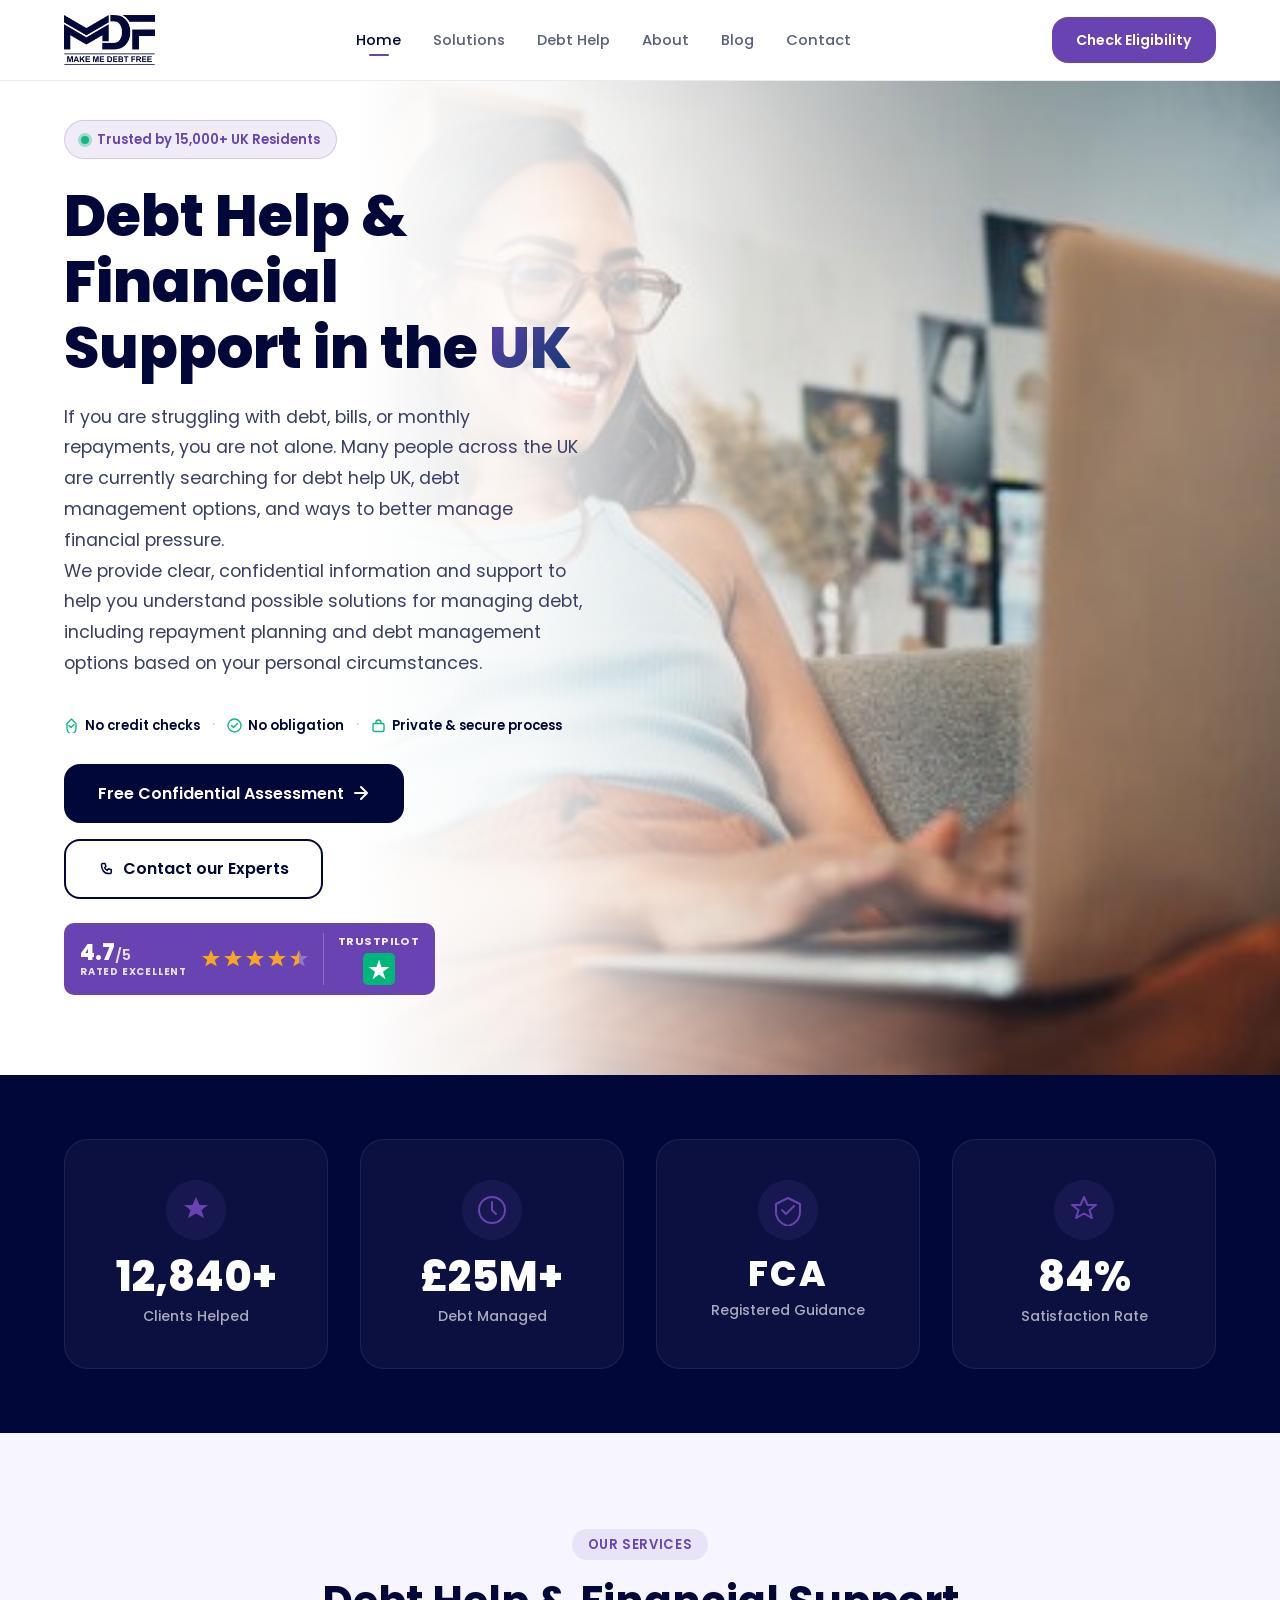
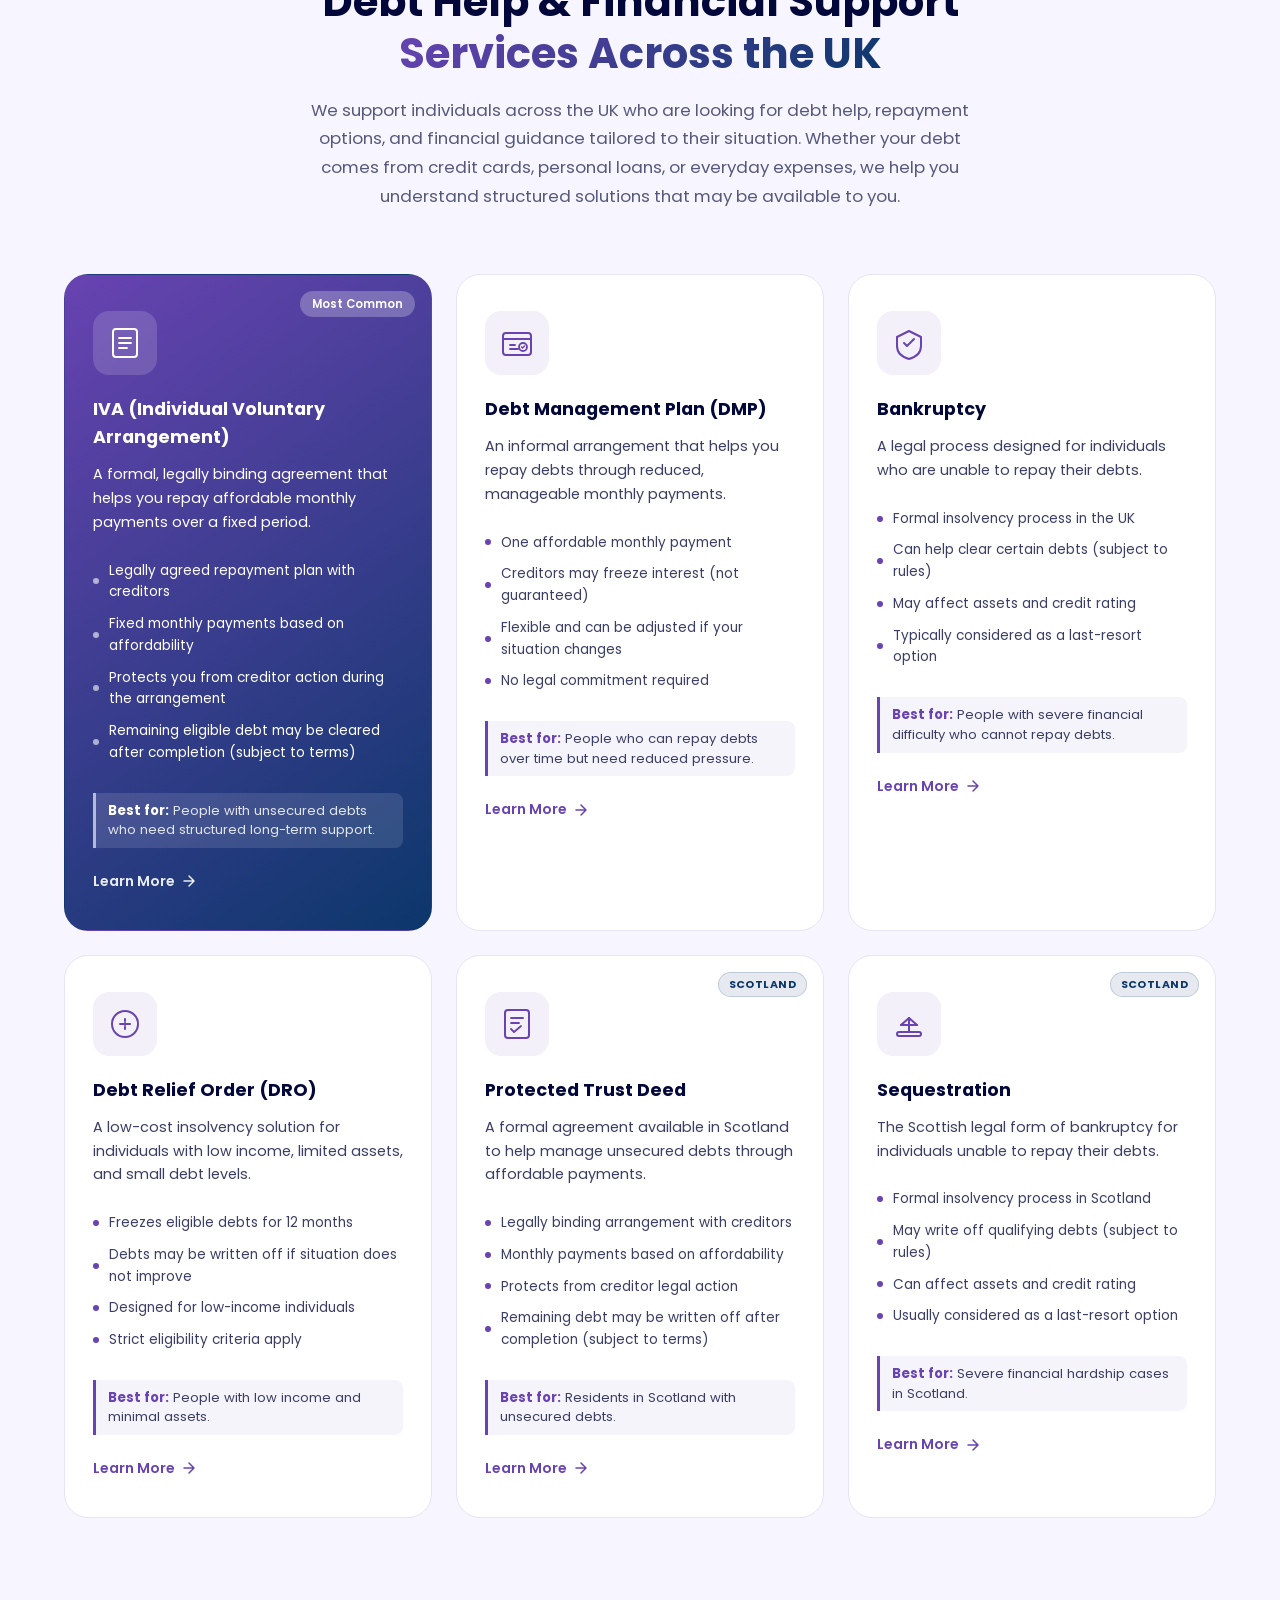
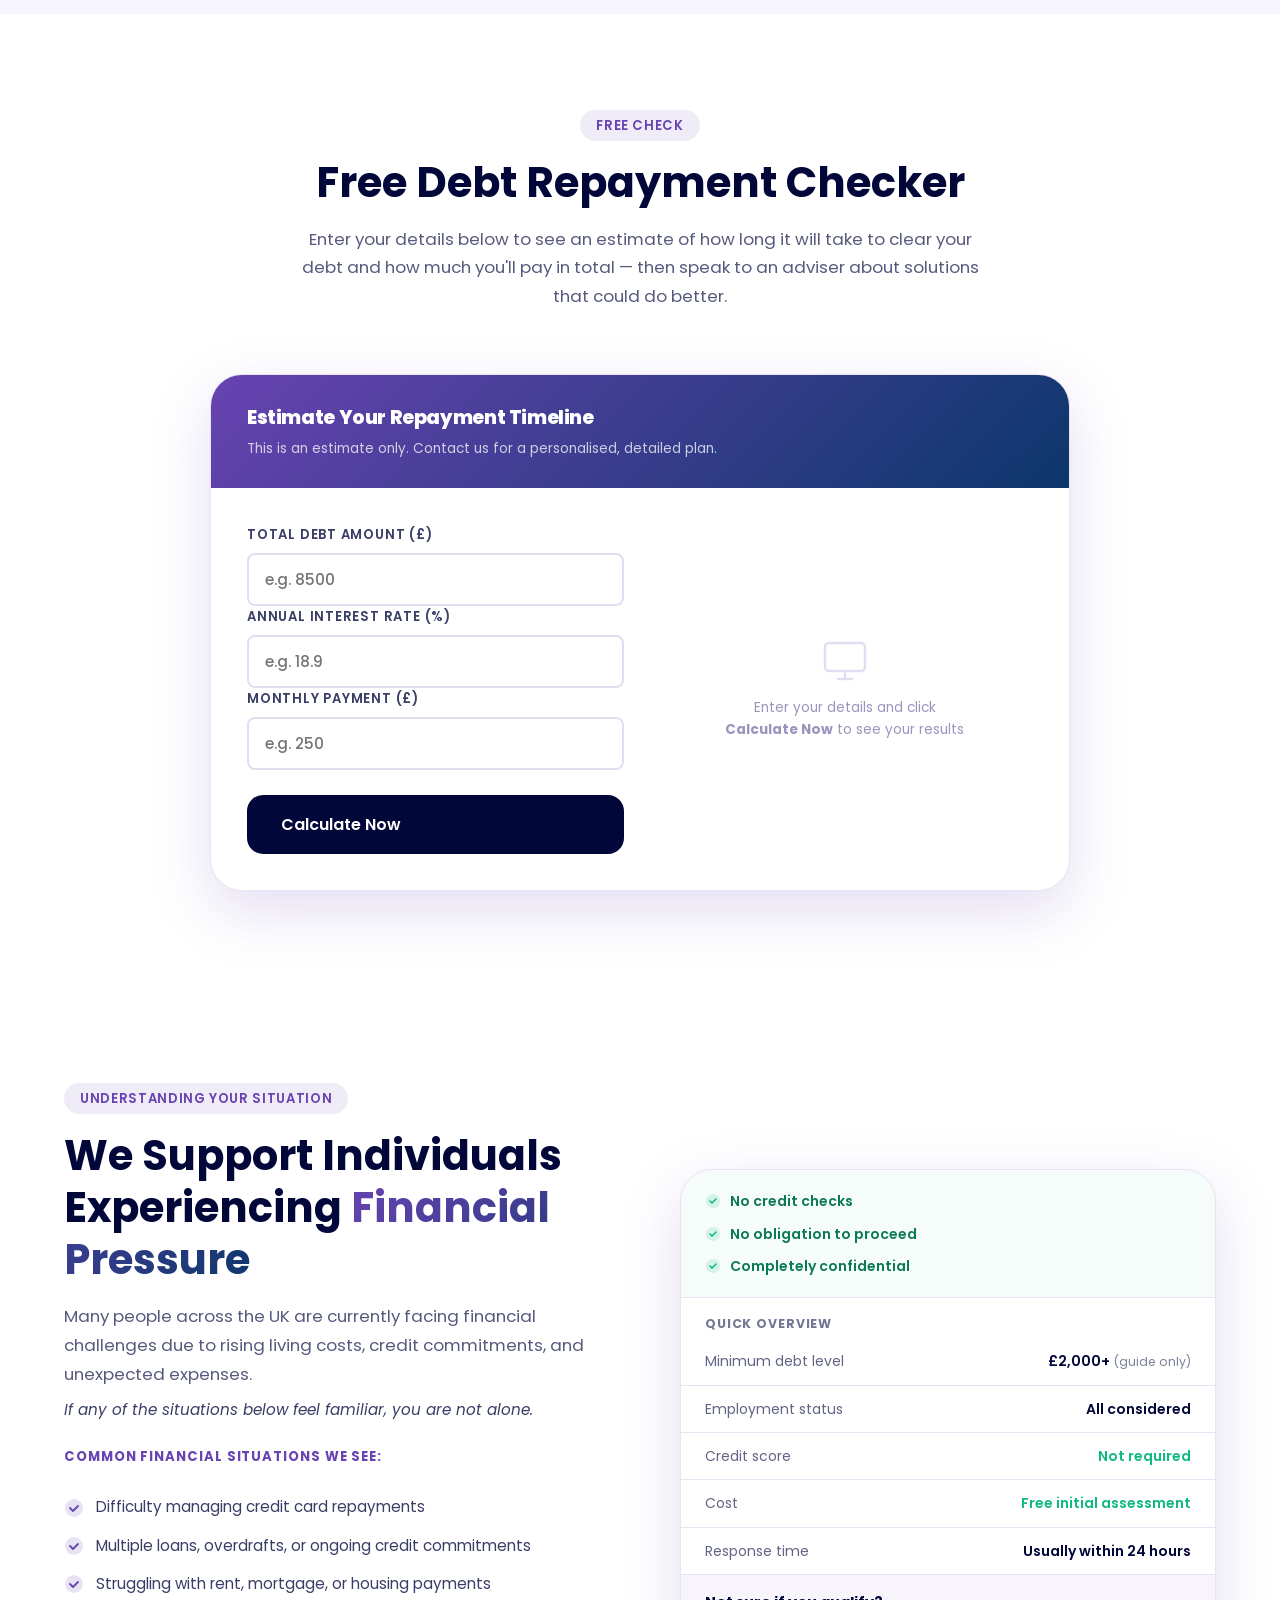
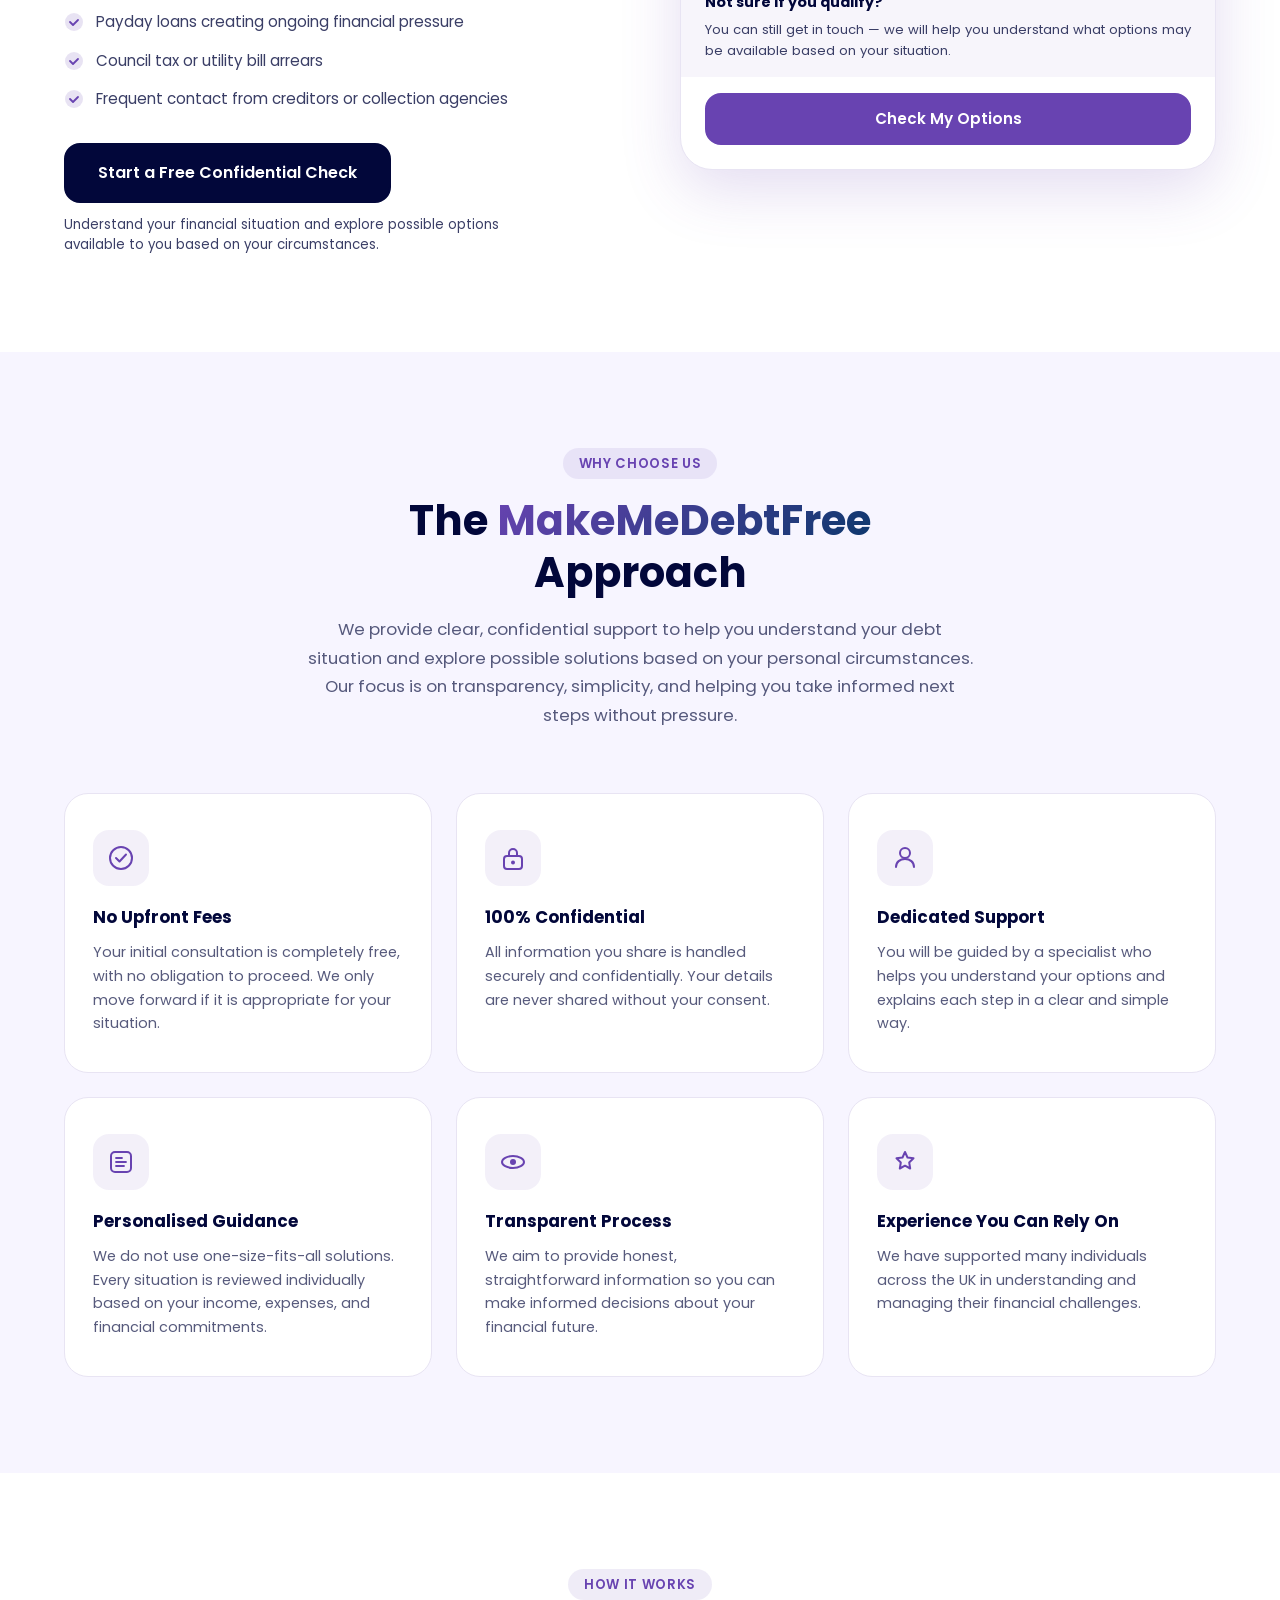
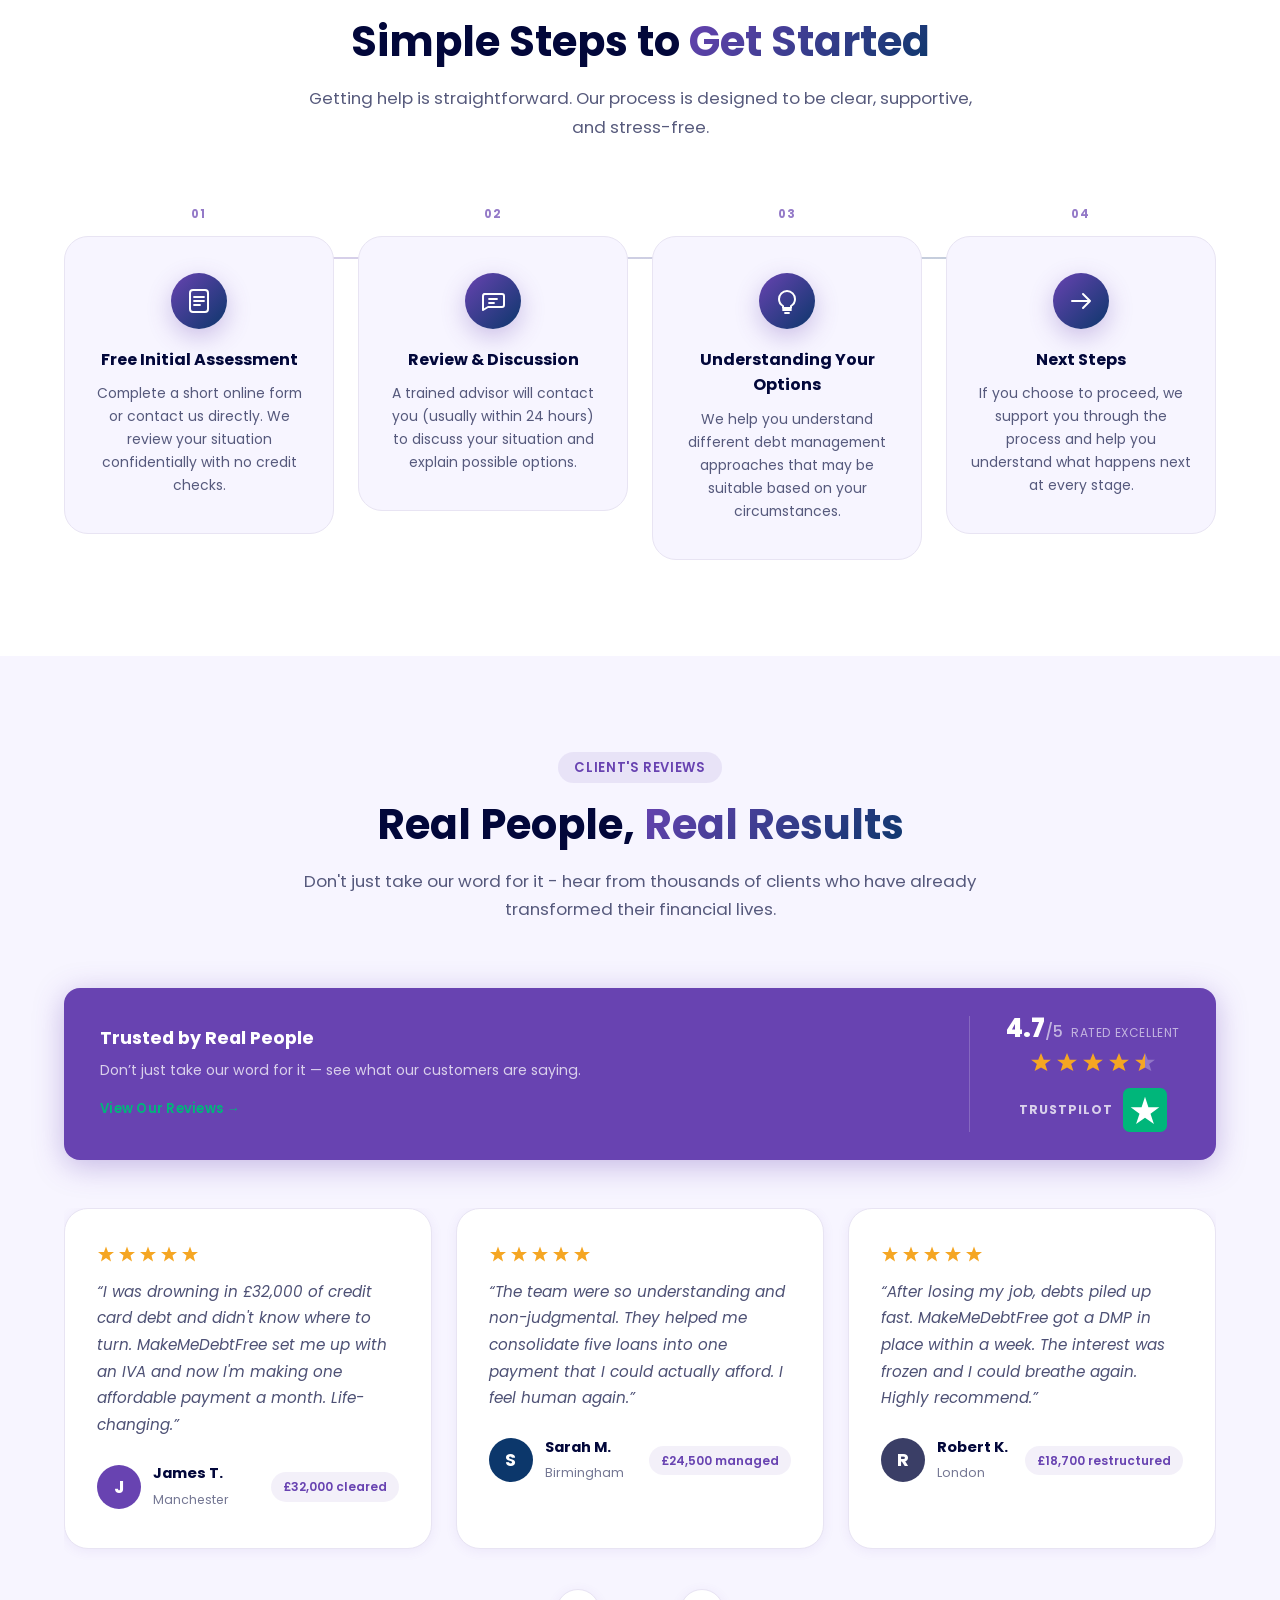
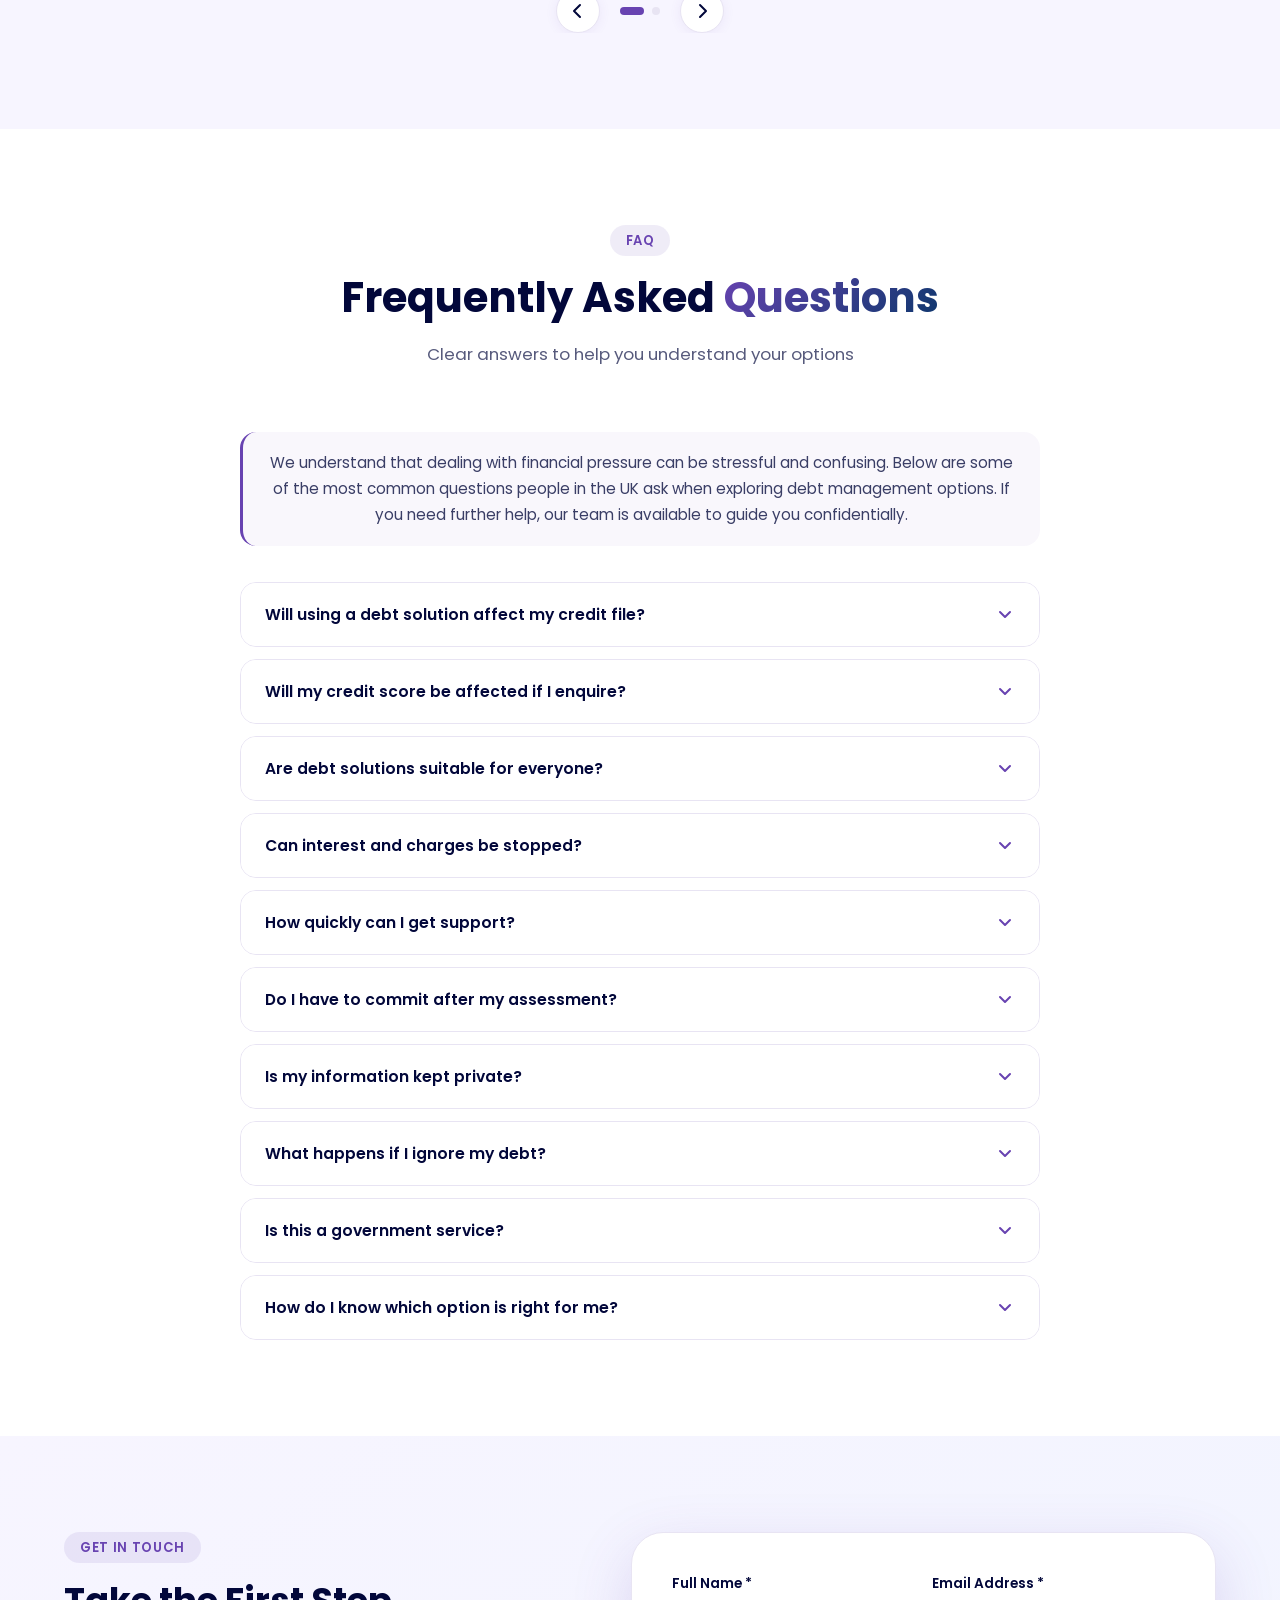
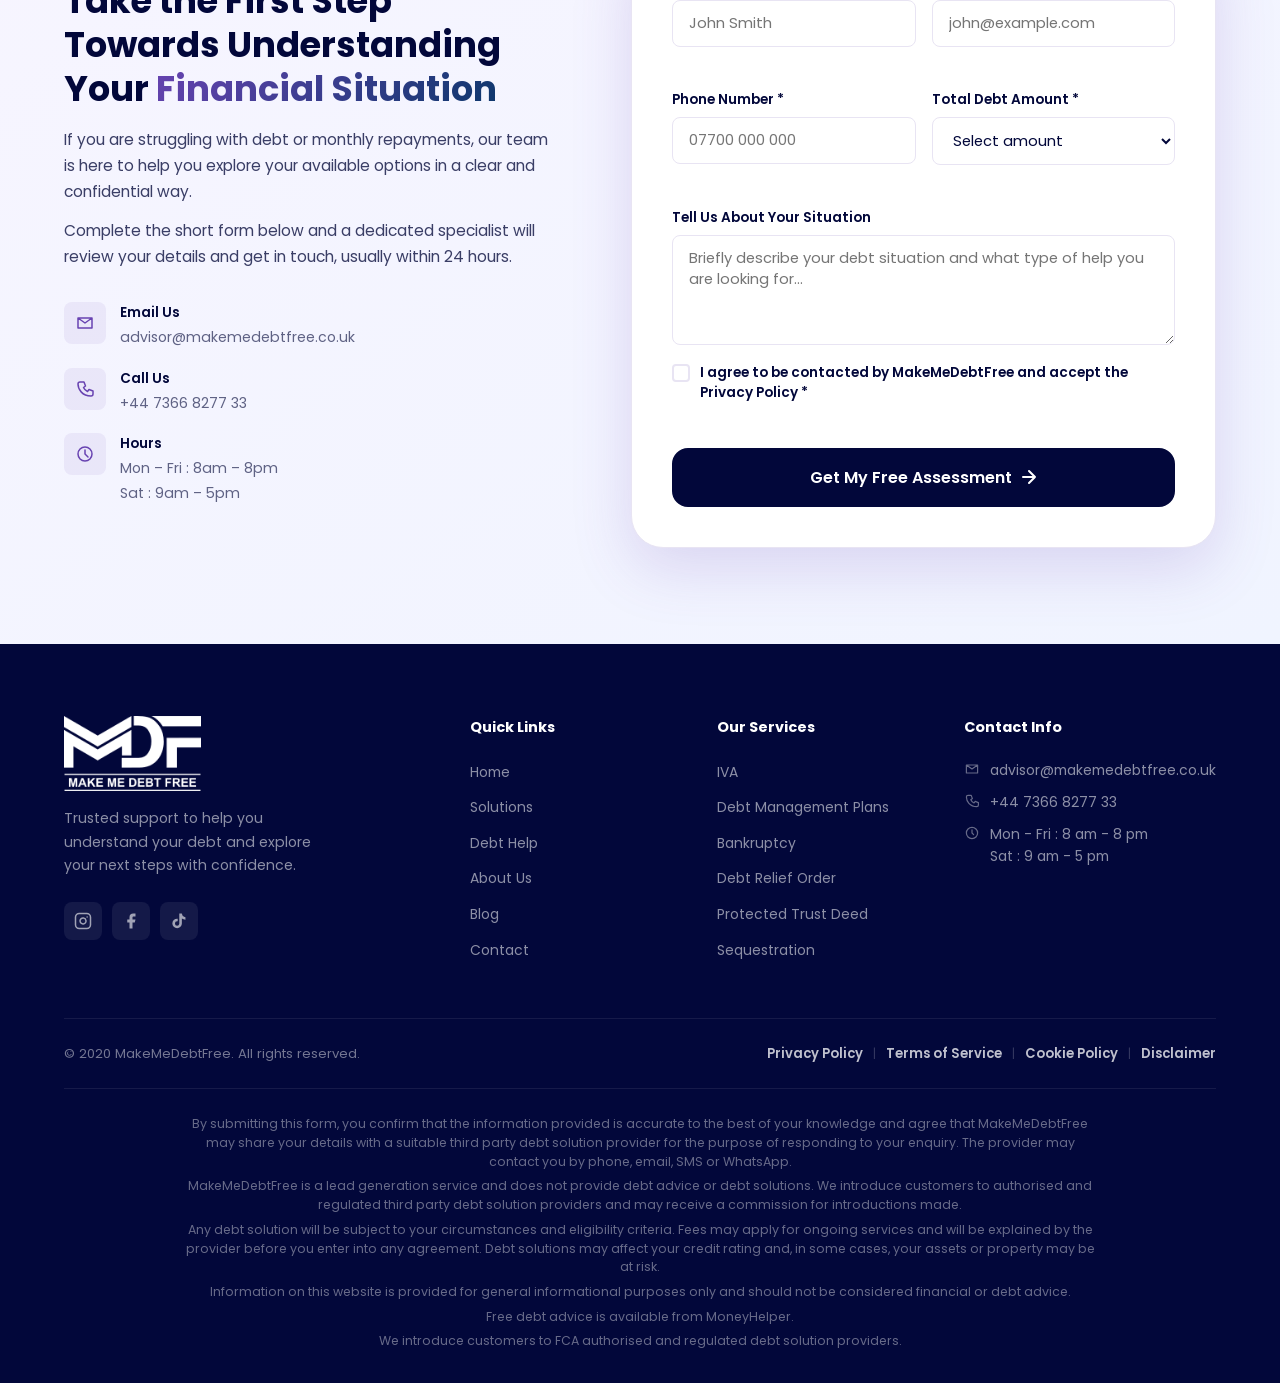
<file: index.html>
﻿<!DOCTYPE html>
<html lang="en">
<head>
  <meta charset="UTF-8" />
  <meta name="viewport" content="width=device-width, initial-scale=1.0" />
  <link rel="icon" type="image/svg+xml" href="favicon.svg" />
  <link rel="shortcut icon" href="favicon.svg" />
  <meta name="description" content="MakeMeDebtFree &rdquo; Professional debt relief, IVA guidance, debt consolidation and financial solutions to help you regain control of your finances." />
  <title>MakeMeDebtFree</title>
  <link rel="preconnect" href="https://fonts.googleapis.com" />
  <link rel="preconnect" href="https://fonts.gstatic.com" crossorigin />
  <link href="https://fonts.googleapis.com/css2?family=Poppins:wght@300;400;500;600;700;800&display=swap" rel="stylesheet" />
  <link rel="stylesheet" href="style.css" />
  <meta name="google-site-verification" content="VbhyvkWdXFotgNYA7EFrCkng_wtA1E5HEjha5tDAZro" />
</head>
<body>

  <!-- Scroll Progress Bar -->
  <div class="scroll-progress" id="scrollProgress"></div>

  <!-- ======== NAVBAR ======== -->
  <nav class="navbar" id="navbar">
    <div class="nav-container">
      <a href="#home" class="nav-logo">
        <img src="images/mmdf-logo.png" alt="MakeMeDebtFree Logo" class="logo-img" />
      </a>

      <ul class="nav-links" id="navLinks">
        <li><a href="#home" class="nav-link active">Home</a></li>
        <li><a href="#solutions" class="nav-link">Solutions</a></li>
        <li><a href="#debt-help" class="nav-link">Debt Help</a></li>
        <li><a href="#about" class="nav-link">About</a></li>
        <li><a href="blog.html" class="nav-link">Blog</a></li>
        <li><a href="#contact" class="nav-link">Contact</a></li>
      </ul>

      <a href="#contact" class="btn btn-cta nav-cta">Check Eligibility</a>

      <button class="hamburger" id="hamburger" aria-label="Toggle navigation">
        <span></span>
        <span></span>
        <span></span>
      </button>
    </div>
  </nav>

  <!-- ======== HERO SECTION ======== -->
  <section class="hero" id="home">
    <div class="hero-bg-image" style="--bg: url('images/image-bg.jpg')"></div>
    <div class="hero-shapes">
      <div class="shape shape-1"></div>
      <div class="shape shape-2"></div>
      <div class="shape shape-3"></div>
      <div class="shape shape-4"></div>
    </div>

    <div class="container hero-container">
      <div class="hero-content">
        <div class="hero-badge">
          <span class="badge-pulse"></span>
          Trusted by 15,000+ UK Residents
        </div>
        <h1 class="hero-title">
          Debt Help & Financial Support in the<span class="text-gradient"> UK</span>
        </h1>
        <p class="hero-subtitle">
          If you are struggling with debt, bills, or monthly repayments, you are not alone. Many people across the UK are currently searching for debt help UK, debt management options, and ways to better manage financial pressure.
          <br>
          We provide clear, confidential information and support to help you understand possible solutions for managing debt, including repayment planning and debt management options based on your personal circumstances.
        </p>
        <div class="hero-trust-row">
          <div class="hero-trust-item">
            <svg width="15" height="15" viewBox="0 0 15 15" fill="none">
              <path d="M7.5 1L3 5.5v4.5c0 3.5 2.5 5.5 4.5 6 2-0.5 4.5-2.5 4.5-6V5.5L7.5 1z" fill="none" stroke="#10b981" stroke-width="1.4" stroke-linejoin="round"/>
              <path d="M5 7.5l2 2 3-3" stroke="#10b981" stroke-width="1.4" stroke-linecap="round" stroke-linejoin="round"/>
            </svg>
            <span>No credit checks</span>
          </div>
          <span class="hero-trust-divider">·</span>
          <div class="hero-trust-item">
            <svg width="15" height="15" viewBox="0 0 15 15" fill="none">
              <circle cx="7.5" cy="7.5" r="6.5" stroke="#10b981" stroke-width="1.4"/>
              <path d="M4.5 7.5l2 2 4-4" stroke="#10b981" stroke-width="1.4" stroke-linecap="round" stroke-linejoin="round"/>
            </svg>
            <span>No obligation</span>
          </div>
          <span class="hero-trust-divider">·</span>
          <div class="hero-trust-item">
            <svg width="15" height="15" viewBox="0 0 15 15" fill="none">
              <rect x="2" y="5.5" width="11" height="8" rx="1.5" stroke="#10b981" stroke-width="1.4"/>
              <path d="M5 5.5V4.5a2.5 2.5 0 015 0v1" stroke="#10b981" stroke-width="1.4" stroke-linecap="round"/>
            </svg>
            <span>Private & secure process</span>
          </div>
        </div>
        <div class="hero-actions">
          <a href="#contact" class="btn btn-primary btn-lg">
            Free Confidential Assessment
            <svg width="18" height="18" viewBox="0 0 18 18" fill="none">
              <path d="M3 9h12M9 3l6 6-6 6" stroke="currentColor" stroke-width="2" stroke-linecap="round" stroke-linejoin="round"/>
            </svg>
          </a>
          <a href="tel:+447366827733" class="btn btn-outline btn-lg">
            <svg width="17" height="17" viewBox="0 0 17 17" fill="none">
              <path d="M4.5 2.5h2.5l1 3-1.5 1c.6 1.3 1.5 2.2 2.8 2.8l1-1.5 3 1v2.5c0 .7-.6 1.2-1.2 1.2C5.5 13.5 3.5 7.5 3.5 4c0-.8.6-1.5 1-1.5z" stroke="currentColor" stroke-width="1.5" stroke-linejoin="round"/>
            </svg>
            Contact our Experts
          </a>
        </div>
        <a href="https://www.trustpilot.com/review/makemedebtfree.co.uk" target="_blank" rel="noopener noreferrer" class="hero-tp-badge">
          <div class="hero-tp-left">
            <span class="hero-tp-score">4.7<span class="hero-tp-outof">/5</span></span>
            <span class="hero-tp-rated">RATED EXCELLENT</span>
          </div>
          <div class="hero-tp-stars">
            <svg viewBox="0 0 20 20"><path d="M10 1l2.5 6H19l-5.2 4 2 6.2L10 14 4.2 17.2l2-6.2L1 7h6.5z" fill="#f5a623"/></svg>
            <svg viewBox="0 0 20 20"><path d="M10 1l2.5 6H19l-5.2 4 2 6.2L10 14 4.2 17.2l2-6.2L1 7h6.5z" fill="#f5a623"/></svg>
            <svg viewBox="0 0 20 20"><path d="M10 1l2.5 6H19l-5.2 4 2 6.2L10 14 4.2 17.2l2-6.2L1 7h6.5z" fill="#f5a623"/></svg>
            <svg viewBox="0 0 20 20"><path d="M10 1l2.5 6H19l-5.2 4 2 6.2L10 14 4.2 17.2l2-6.2L1 7h6.5z" fill="#f5a623"/></svg>
            <svg viewBox="0 0 20 20"><defs><linearGradient id="hstar" x1="0" x2="1" y1="0" y2="0"><stop offset="50%" stop-color="#f5a623"/><stop offset="50%" stop-color="rgba(255,255,255,0.28)"/></linearGradient></defs><path d="M10 1l2.5 6H19l-5.2 4 2 6.2L10 14 4.2 17.2l2-6.2L1 7h6.5z" fill="url(#hstar)"/></svg>
          </div>
          <div class="hero-tp-brand">
            <span class="hero-tp-name">Trustpilot</span>
            <svg viewBox="0 0 40 40" width="32" height="32">
              <rect width="40" height="40" rx="6" fill="#00b67a"/>
              <path d="M20 8l3.1 9.5H33l-8 5.8 3.1 9.5L20 27l-8.1 5.8 3.1-9.5-8-5.8h9.9z" fill="white"/>
            </svg>
          </div>
        </a>
      </div>
    </div>
  </section>

  <!-- ======== TRUST / STATS SECTION ======== -->
  <section class="trust-section" id="trust">
    <div class="container">
      <div class="trust-grid">
        <div class="trust-card reveal">
          <div class="trust-icon">
            <svg width="32" height="32" viewBox="0 0 32 32" fill="none">
              <path d="M16 3L19.5 11H28L21.5 16L24 24L16 19.5L8 24L10.5 16L4 11H12.5L16 3Z" fill="#6843b1"/>
            </svg>
          </div>
          <div class="trust-number" data-target="15000" data-suffix="+">0</div>
          <div class="trust-label">Clients Helped</div>
        </div>
        <div class="trust-card reveal">
          <div class="trust-icon">
            <svg width="32" height="32" viewBox="0 0 32 32" fill="none">
              <circle cx="16" cy="16" r="13" stroke="#6843b1" stroke-width="2"/>
              <path d="M16 8v8l4 4" stroke="#6843b1" stroke-width="2" stroke-linecap="round"/>
            </svg>
          </div>
          <div class="trust-number" data-target="30" data-prefix="£" data-suffix="M+">0</div>
          <div class="trust-label">Debt Managed</div>
        </div>
        <div class="trust-card reveal">
          <div class="trust-icon">
            <svg width="32" height="32" viewBox="0 0 32 32" fill="none">
              <path d="M16 4L4 10v8c0 7 5.5 12.5 12 14 6.5-1.5 12-7 12-14V10L16 4z" fill="none" stroke="#6843b1" stroke-width="2" stroke-linejoin="round"/>
              <path d="M10 16l4 4 8-8" stroke="#6843b1" stroke-width="2" stroke-linecap="round" stroke-linejoin="round"/>
            </svg>
          </div>
          <div class="trust-number trust-text-stat">FCA</div>
          <div class="trust-label">Registered Guidance</div>
        </div>
        <div class="trust-card reveal">
          <div class="trust-icon">
            <svg width="32" height="32" viewBox="0 0 32 32" fill="none">
              <path d="M16 3L19.5 11H28L21.5 16L24 24L16 19.5L8 24L10.5 16L4 11H12.5L16 3Z" fill="none" stroke="#6843b1" stroke-width="2" stroke-linejoin="round"/>
            </svg>
          </div>
          <div class="trust-number" data-target="99" data-suffix="%">0</div>
          <div class="trust-label">Satisfaction Rate</div>
        </div>
      </div>
    </div>
  </section>

  <!-- ======== DEBT SOLUTIONS SECTION ======== -->
  <section class="solutions-section" id="solutions">
    <div class="container">
      <div class="section-header reveal">
        <span class="section-tag">Our Services</span>
        <h2 class="section-title">Debt Help &amp; Financial Support <span class="text-gradient">Services Across the UK</span></h2>
        <p class="section-subtitle">We support individuals across the UK who are looking for debt help, repayment options, and financial guidance tailored to their situation. Whether your debt comes from credit cards, personal loans, or everyday expenses, we help you understand structured solutions that may be available to you.</p>
      </div>

      <div class="solutions-grid solutions-grid-3">

        <!-- IVA -->
        <div class="solution-card solution-card-featured reveal">
          <div class="solution-badge">Most Common</div>
          <div class="solution-icon">
            <svg width="36" height="36" viewBox="0 0 36 36" fill="none">
              <rect x="6" y="4" width="24" height="28" rx="3" stroke="white" stroke-width="2"/>
              <path d="M12 13h12M12 18h12M12 23h8" stroke="white" stroke-width="1.8" stroke-linecap="round"/>
            </svg>
          </div>
          <h3 class="solution-title">IVA (Individual Voluntary Arrangement)</h3>
          <p class="solution-desc">A formal, legally binding agreement that helps you repay affordable monthly payments over a fixed period.</p>
          <ul class="solution-features">
            <li>Legally agreed repayment plan with creditors</li>
            <li>Fixed monthly payments based on affordability</li>
            <li>Protects you from creditor action during the arrangement</li>
            <li>Remaining eligible debt may be cleared after completion (subject to terms)</li>
          </ul>
          <div class="solution-best-for">
            <strong>Best for:</strong> People with unsecured debts who need structured long-term support.
          </div>
          <a href="#contact" class="solution-link solution-link-light">
            Learn More
            <svg width="16" height="16" viewBox="0 0 16 16" fill="none">
              <path d="M3 8h10M8 3l5 5-5 5" stroke="currentColor" stroke-width="1.5" stroke-linecap="round" stroke-linejoin="round"/>
            </svg>
          </a>
        </div>

        <!-- DMP -->
        <div class="solution-card reveal">
          <div class="solution-icon">
            <svg width="36" height="36" viewBox="0 0 36 36" fill="none">
              <rect x="4" y="8" width="28" height="22" rx="3" stroke="#6843b1" stroke-width="2"/>
              <path d="M4 14h28" stroke="#6843b1" stroke-width="2"/>
              <path d="M11 20h5M11 24h8" stroke="#6843b1" stroke-width="1.8" stroke-linecap="round"/>
              <circle cx="24" cy="22" r="4" stroke="#6843b1" stroke-width="1.8"/>
              <path d="M22.5 22l1 1 2-2" stroke="#6843b1" stroke-width="1.5" stroke-linecap="round" stroke-linejoin="round"/>
            </svg>
          </div>
          <h3 class="solution-title">Debt Management Plan (DMP)</h3>
          <p class="solution-desc">An informal arrangement that helps you repay debts through reduced, manageable monthly payments.</p>
          <ul class="solution-features">
            <li>One affordable monthly payment</li>
            <li>Creditors may freeze interest (not guaranteed)</li>
            <li>Flexible and can be adjusted if your situation changes</li>
            <li>No legal commitment required</li>
          </ul>
          <div class="solution-best-for">
            <strong>Best for:</strong> People who can repay debts over time but need reduced pressure.
          </div>
          <a href="#contact" class="solution-link">
            Learn More
            <svg width="16" height="16" viewBox="0 0 16 16" fill="none">
              <path d="M3 8h10M8 3l5 5-5 5" stroke="currentColor" stroke-width="1.5" stroke-linecap="round" stroke-linejoin="round"/>
            </svg>
          </a>
        </div>

        <!-- Bankruptcy -->
        <div class="solution-card reveal">
          <div class="solution-icon">
            <svg width="36" height="36" viewBox="0 0 36 36" fill="none">
              <path d="M18 6L6 12v9c0 7 5 11 12 13 7-2 12-6 12-13V12L18 6z" stroke="#6843b1" stroke-width="2" stroke-linejoin="round"/>
              <path d="M13 18l3 3 7-7" stroke="#6843b1" stroke-width="2" stroke-linecap="round" stroke-linejoin="round"/>
            </svg>
          </div>
          <h3 class="solution-title">Bankruptcy</h3>
          <p class="solution-desc">A legal process designed for individuals who are unable to repay their debts.</p>
          <ul class="solution-features">
            <li>Formal insolvency process in the UK</li>
            <li>Can help clear certain debts (subject to rules)</li>
            <li>May affect assets and credit rating</li>
            <li>Typically considered as a last-resort option</li>
          </ul>
          <div class="solution-best-for">
            <strong>Best for:</strong> People with severe financial difficulty who cannot repay debts.
          </div>
          <a href="#contact" class="solution-link">
            Learn More
            <svg width="16" height="16" viewBox="0 0 16 16" fill="none">
              <path d="M3 8h10M8 3l5 5-5 5" stroke="currentColor" stroke-width="1.5" stroke-linecap="round" stroke-linejoin="round"/>
            </svg>
          </a>
        </div>

        <!-- DRO -->
        <div class="solution-card reveal">
          <div class="solution-icon">
            <svg width="36" height="36" viewBox="0 0 36 36" fill="none">
              <circle cx="18" cy="18" r="13" stroke="#6843b1" stroke-width="2"/>
              <path d="M13 18h10" stroke="#6843b1" stroke-width="2" stroke-linecap="round"/>
              <path d="M18 13v10" stroke="#6843b1" stroke-width="2" stroke-linecap="round" stroke-dasharray="2 2"/>
            </svg>
          </div>
          <h3 class="solution-title">Debt Relief Order (DRO)</h3>
          <p class="solution-desc">A low-cost insolvency solution for individuals with low income, limited assets, and small debt levels.</p>
          <ul class="solution-features">
            <li>Freezes eligible debts for 12 months</li>
            <li>Debts may be written off if situation does not improve</li>
            <li>Designed for low-income individuals</li>
            <li>Strict eligibility criteria apply</li>
          </ul>
          <div class="solution-best-for">
            <strong>Best for:</strong> People with low income and minimal assets.
          </div>
          <a href="#contact" class="solution-link">
            Learn More
            <svg width="16" height="16" viewBox="0 0 16 16" fill="none">
              <path d="M3 8h10M8 3l5 5-5 5" stroke="currentColor" stroke-width="1.5" stroke-linecap="round" stroke-linejoin="round"/>
            </svg>
          </a>
        </div>

        <!-- Protected Trust Deed -->
        <div class="solution-card reveal">
          <div class="solution-tag-region">Scotland</div>
          <div class="solution-icon">
            <svg width="36" height="36" viewBox="0 0 36 36" fill="none">
              <rect x="6" y="4" width="24" height="28" rx="3" stroke="#6843b1" stroke-width="2"/>
              <path d="M12 12h12M12 17h8" stroke="#6843b1" stroke-width="1.8" stroke-linecap="round"/>
              <path d="M12 23l3 3 7-6" stroke="#6843b1" stroke-width="1.8" stroke-linecap="round" stroke-linejoin="round"/>
            </svg>
          </div>
          <h3 class="solution-title">Protected Trust Deed</h3>
          <p class="solution-desc">A formal agreement available in Scotland to help manage unsecured debts through affordable payments.</p>
          <ul class="solution-features">
            <li>Legally binding arrangement with creditors</li>
            <li>Monthly payments based on affordability</li>
            <li>Protects from creditor legal action</li>
            <li>Remaining debt may be written off after completion (subject to terms)</li>
          </ul>
          <div class="solution-best-for">
            <strong>Best for:</strong> Residents in Scotland with unsecured debts.
          </div>
          <a href="#contact" class="solution-link">
            Learn More
            <svg width="16" height="16" viewBox="0 0 16 16" fill="none">
              <path d="M3 8h10M8 3l5 5-5 5" stroke="currentColor" stroke-width="1.5" stroke-linecap="round" stroke-linejoin="round"/>
            </svg>
          </a>
        </div>

        <!-- Sequestration -->
        <div class="solution-card reveal">
          <div class="solution-tag-region">Scotland</div>
          <div class="solution-icon">
            <svg width="36" height="36" viewBox="0 0 36 36" fill="none">
              <rect x="6" y="26" width="24" height="4" rx="2" stroke="#6843b1" stroke-width="2"/>
              <path d="M18 26V12" stroke="#6843b1" stroke-width="2" stroke-linecap="round"/>
              <path d="M10 19h16" stroke="#6843b1" stroke-width="2" stroke-linecap="round"/>
              <path d="M10 19L18 12l8 7" stroke="#6843b1" stroke-width="2" stroke-linecap="round" stroke-linejoin="round"/>
            </svg>
          </div>
          <h3 class="solution-title">Sequestration</h3>
          <p class="solution-desc">The Scottish legal form of bankruptcy for individuals unable to repay their debts.</p>
          <ul class="solution-features">
            <li>Formal insolvency process in Scotland</li>
            <li>May write off qualifying debts (subject to rules)</li>
            <li>Can affect assets and credit rating</li>
            <li>Usually considered as a last-resort option</li>
          </ul>
          <div class="solution-best-for">
            <strong>Best for:</strong> Severe financial hardship cases in Scotland.
          </div>
          <a href="#contact" class="solution-link">
            Learn More
            <svg width="16" height="16" viewBox="0 0 16 16" fill="none">
              <path d="M3 8h10M8 3l5 5-5 5" stroke="currentColor" stroke-width="1.5" stroke-linecap="round" stroke-linejoin="round"/>
            </svg>
          </a>
        </div>

      </div>
    </div>
  </section>

  <!-- ======== DEBT CALCULATOR SECTION ======== -->
  <section class="calculator-section section-pad" id="calculator">
    <div class="container">
      <div class="text-center fade-in">
        <span class="section-label">Free Check</span>
        <h2 class="section-title">Free Debt Repayment Checker</h2>
        <p class="section-subtitle">Enter your details below to see an estimate of how long it will take to clear your debt and how much you'll pay in total — then speak to an adviser about solutions that could do better.</p>
      </div>
      <div class="calc-wrapper fade-in">
        <div class="calc-header">
          <h3>Estimate Your Repayment Timeline</h3>
          <p>This is an estimate only. Contact us for a personalised, detailed plan.</p>
        </div>
        <div class="calc-body">
          <div class="calc-inputs">
            <form id="calcForm">
              <div class="calc-field">
                <label for="totalDebt">Total Debt Amount (£)</label>
                <input type="number" id="totalDebt" placeholder="e.g. 8500" min="1" step="1" required>
              </div>
              <div class="calc-field">
                <label for="interestRate">Annual Interest Rate (%)</label>
                <input type="number" id="interestRate" placeholder="e.g. 18.9" min="0" step="0.1" required>
              </div>
              <div class="calc-field">
                <label for="monthlyPayment">Monthly Payment (£)</label>
                <input type="number" id="monthlyPayment" placeholder="e.g. 250" min="1" step="1" required>
              </div>
              <p id="calcError" style="color:var(--red);font-size:0.82rem;display:none;margin-top:-8px;"></p>
              <br>
              <button type="submit" class="btn btn-primary btn-lg calc-btn">Calculate Now</button>
            </form>
          </div>
          <div class="calc-results" style="display:none;flex-direction:column;gap:18px;" id="calcResults">
            <div class="calc-result-card">
              <p>Estimated Time to Debt-Free</p>
              <strong id="resultMonths">—</strong>
              <span>Based on your current payment amount</span>
            </div>
            <div class="calc-result-card green-border">
              <p>Total Amount You'll Pay</p>
              <strong id="resultTotal">—</strong>
              <span>Including principal and interest</span>
            </div>
            <div class="calc-result-card amber-border">
              <p>Total Interest Paid</p>
              <strong id="resultInterest">—</strong>
              <span>A formal debt solution could reduce or write off this</span>
            </div>
            <a href="#contact" class="btn btn-green">Get a Better Plan — Free</a>
          </div>
          <div class="calc-placeholder" id="calcPlaceholder">
            <svg viewBox="0 0 24 24"><rect x="2" y="3" width="20" height="14" rx="2"/><line x1="8" y1="21" x2="16" y2="21"/><line x1="12" y1="17" x2="12" y2="21"/></svg>
            <p>Enter your details and click<br><strong>Calculate Now</strong> to see your results</p>
          </div>
        </div>
      </div>
    </div>
  </section>

  <!-- ======== DEBT HELP SECTION ======== -->
  <section class="debt-help-section" id="debt-help">
    <div class="container">
      <div class="debt-help-inner">

        <div class="debt-help-content reveal">
          <span class="section-tag">Understanding Your Situation</span>
          <h2 class="section-title">We Support Individuals Experiencing <span class="text-gradient">Financial Pressure</span></h2>
          <p class="section-subtitle" style="text-align:left; margin-bottom:10px;">Many people across the UK are currently facing financial challenges due to rising living costs, credit commitments, and unexpected expenses.</p>
          <p class="debt-help-intro">If any of the situations below feel familiar, you are not alone.</p>

          <p class="debt-types-heading">Common Financial Situations We See:</p>
          <div class="debt-types">
            <div class="debt-type-item">
              <svg width="20" height="20" viewBox="0 0 20 20" fill="none">
                <circle cx="10" cy="10" r="9" fill="#6843b1" opacity="0.15"/>
                <path d="M6 10l3 3 5-5" stroke="#6843b1" stroke-width="1.8" stroke-linecap="round" stroke-linejoin="round"/>
              </svg>
              <span>Difficulty managing credit card repayments</span>
            </div>
            <div class="debt-type-item">
              <svg width="20" height="20" viewBox="0 0 20 20" fill="none">
                <circle cx="10" cy="10" r="9" fill="#6843b1" opacity="0.15"/>
                <path d="M6 10l3 3 5-5" stroke="#6843b1" stroke-width="1.8" stroke-linecap="round" stroke-linejoin="round"/>
              </svg>
              <span>Multiple loans, overdrafts, or ongoing credit commitments</span>
            </div>
            <div class="debt-type-item">
              <svg width="20" height="20" viewBox="0 0 20 20" fill="none">
                <circle cx="10" cy="10" r="9" fill="#6843b1" opacity="0.15"/>
                <path d="M6 10l3 3 5-5" stroke="#6843b1" stroke-width="1.8" stroke-linecap="round" stroke-linejoin="round"/>
              </svg>
              <span>Struggling with rent, mortgage, or housing payments</span>
            </div>
            <div class="debt-type-item">
              <svg width="20" height="20" viewBox="0 0 20 20" fill="none">
                <circle cx="10" cy="10" r="9" fill="#6843b1" opacity="0.15"/>
                <path d="M6 10l3 3 5-5" stroke="#6843b1" stroke-width="1.8" stroke-linecap="round" stroke-linejoin="round"/>
              </svg>
              <span>Payday loans creating ongoing financial pressure</span>
            </div>
            <div class="debt-type-item">
              <svg width="20" height="20" viewBox="0 0 20 20" fill="none">
                <circle cx="10" cy="10" r="9" fill="#6843b1" opacity="0.15"/>
                <path d="M6 10l3 3 5-5" stroke="#6843b1" stroke-width="1.8" stroke-linecap="round" stroke-linejoin="round"/>
              </svg>
              <span>Council tax or utility bill arrears</span>
            </div>
            <div class="debt-type-item">
              <svg width="20" height="20" viewBox="0 0 20 20" fill="none">
                <circle cx="10" cy="10" r="9" fill="#6843b1" opacity="0.15"/>
                <path d="M6 10l3 3 5-5" stroke="#6843b1" stroke-width="1.8" stroke-linecap="round" stroke-linejoin="round"/>
              </svg>
              <span>Frequent contact from creditors or collection agencies</span>
            </div>
          </div>

          <div class="debt-help-cta-block">
            <a href="#contact" class="btn btn-primary btn-lg">Start a Free Confidential Check</a>
            <p class="debt-help-cta-note">Understand your financial situation and explore possible options available to you based on your circumstances.</p>
          </div>
        </div>

        <div class="debt-help-visual reveal">
          <div class="eligibility-card">

            <div class="eli-trust-row">
              <div class="eli-trust-item">
                <svg width="16" height="16" viewBox="0 0 16 16" fill="none">
                  <circle cx="8" cy="8" r="7" fill="#10b981" opacity="0.15"/>
                  <path d="M5 8l2 2 4-4" stroke="#10b981" stroke-width="1.6" stroke-linecap="round" stroke-linejoin="round"/>
                </svg>
                No credit checks
              </div>
              <div class="eli-trust-item">
                <svg width="16" height="16" viewBox="0 0 16 16" fill="none">
                  <circle cx="8" cy="8" r="7" fill="#10b981" opacity="0.15"/>
                  <path d="M5 8l2 2 4-4" stroke="#10b981" stroke-width="1.6" stroke-linecap="round" stroke-linejoin="round"/>
                </svg>
                No obligation to proceed
              </div>
              <div class="eli-trust-item">
                <svg width="16" height="16" viewBox="0 0 16 16" fill="none">
                  <circle cx="8" cy="8" r="7" fill="#10b981" opacity="0.15"/>
                  <path d="M5 8l2 2 4-4" stroke="#10b981" stroke-width="1.6" stroke-linecap="round" stroke-linejoin="round"/>
                </svg>
                Completely confidential
              </div>
            </div>

            <div class="eli-divider"></div>

            <div class="eli-section-head">Quick Overview</div>
            <div class="eligibility-body">
              <div class="eligibility-row">
                <span class="eli-label">Minimum debt level</span>
                <span class="eli-value">&pound;2,000+ <span class="eli-guide">(guide only)</span></span>
              </div>
              <div class="eligibility-row">
                <span class="eli-label">Employment status</span>
                <span class="eli-value">All considered</span>
              </div>
              <div class="eligibility-row">
                <span class="eli-label">Credit score</span>
                <span class="eli-value eli-value-green">Not required</span>
              </div>
              <div class="eligibility-row">
                <span class="eli-label">Cost</span>
                <span class="eli-value eli-value-green">Free initial assessment</span>
              </div>
              <div class="eligibility-row">
                <span class="eli-label">Response time</span>
                <span class="eli-value">Usually within 24 hours</span>
              </div>
            </div>

            <div class="eli-divider"></div>

            <div class="eli-not-sure">
              <strong>Not sure if you qualify?</strong>
              <p>You can still get in touch &mdash; we will help you understand what options may be available based on your situation.</p>
            </div>

            <a href="#contact" class="btn btn-secondary btn-block">Check My Options</a>
          </div>
        </div>

      </div>
    </div>
  </section>

  <!-- ======== WHY CHOOSE US SECTION ======== -->
  <section class="why-section" id="about">
    <div class="container">
      <div class="section-header reveal">
        <span class="section-tag">Why Choose Us</span>
        <h2 class="section-title">The <span class="text-gradient">MakeMeDebtFree</span> Approach</h2>
        <p class="section-subtitle">We provide clear, confidential support to help you understand your debt situation and explore possible solutions based on your personal circumstances. Our focus is on transparency, simplicity, and helping you take informed next steps without pressure.</p>
      </div>

      <div class="why-grid">

        <div class="why-card reveal">
          <div class="why-icon">
            <svg width="28" height="28" viewBox="0 0 28 28" fill="none">
              <circle cx="14" cy="14" r="11" stroke="#6843b1" stroke-width="2"/>
              <path d="M9 14l3.5 3.5 6.5-7" stroke="#6843b1" stroke-width="2" stroke-linecap="round" stroke-linejoin="round"/>
            </svg>
          </div>
          <h4>No Upfront Fees</h4>
          <p>Your initial consultation is completely free, with no obligation to proceed. We only move forward if it is appropriate for your situation.</p>
        </div>

        <div class="why-card reveal">
          <div class="why-icon">
            <svg width="28" height="28" viewBox="0 0 28 28" fill="none">
              <rect x="5" y="12" width="18" height="13" rx="3" stroke="#6843b1" stroke-width="2"/>
              <path d="M10 12V9a4 4 0 018 0v3" stroke="#6843b1" stroke-width="2" stroke-linecap="round"/>
              <circle cx="14" cy="18.5" r="2" fill="#6843b1"/>
            </svg>
          </div>
          <h4>100% Confidential</h4>
          <p>All information you share is handled securely and confidentially. Your details are never shared without your consent.</p>
        </div>

        <div class="why-card reveal">
          <div class="why-icon">
            <svg width="28" height="28" viewBox="0 0 28 28" fill="none">
              <circle cx="14" cy="9" r="5" stroke="#6843b1" stroke-width="2"/>
              <path d="M5 23c0-5 4-8 9-8s9 3 9 8" stroke="#6843b1" stroke-width="2" stroke-linecap="round"/>
            </svg>
          </div>
          <h4>Dedicated Support</h4>
          <p>You will be guided by a specialist who helps you understand your options and explains each step in a clear and simple way.</p>
        </div>

        <div class="why-card reveal">
          <div class="why-icon">
            <svg width="28" height="28" viewBox="0 0 28 28" fill="none">
              <rect x="4" y="4" width="20" height="20" rx="4" stroke="#6843b1" stroke-width="2"/>
              <path d="M9 14h10M9 10h6M9 18h8" stroke="#6843b1" stroke-width="1.8" stroke-linecap="round"/>
            </svg>
          </div>
          <h4>Personalised Guidance</h4>
          <p>We do not use one-size-fits-all solutions. Every situation is reviewed individually based on your income, expenses, and financial commitments.</p>
        </div>

        <div class="why-card reveal">
          <div class="why-icon">
            <svg width="28" height="28" viewBox="0 0 28 28" fill="none">
              <ellipse cx="14" cy="14" rx="11" ry="6" stroke="#6843b1" stroke-width="2"/>
              <circle cx="14" cy="14" r="3" fill="#6843b1"/>
              <path d="M3 14c2-3.5 5.5-6 11-6s9 2.5 11 6" stroke="#6843b1" stroke-width="0"/>
            </svg>
          </div>
          <h4>Transparent Process</h4>
          <p>We aim to provide honest, straightforward information so you can make informed decisions about your financial future.</p>
        </div>

        <div class="why-card reveal">
          <div class="why-icon">
            <svg width="28" height="28" viewBox="0 0 28 28" fill="none">
              <path d="M14 4l2.5 5.5 6 .8-4.3 4.2 1 6-5.2-2.8-5.2 2.8 1-6L5.5 10.3l6-.8L14 4z" stroke="#6843b1" stroke-width="2" stroke-linejoin="round"/>
            </svg>
          </div>
          <h4>Experience You Can Rely On</h4>
          <p>We have supported many individuals across the UK in understanding and managing their financial challenges.</p>
        </div>

      </div>
    </div>
  </section>

  <!-- ======== PROCESS SECTION ======== -->
  <section class="process-section" id="process">
    <div class="container">
      <div class="section-header reveal">
        <span class="section-tag">How It Works</span>
        <h2 class="section-title">Simple Steps to <span class="text-gradient">Get Started</span></h2>
        <p class="section-subtitle">Getting help is straightforward. Our process is designed to be clear, supportive, and stress-free.</p>
      </div>

      <div class="process-timeline">
        <div class="process-line"></div>

        <div class="process-step reveal">
          <div class="step-number">01</div>
          <div class="step-card">
            <div class="step-icon">
              <svg width="28" height="28" viewBox="0 0 28 28" fill="none">
                <rect x="5" y="3" width="18" height="22" rx="3" stroke="white" stroke-width="2"/>
                <path d="M9 10h10M9 14h10M9 18h6" stroke="white" stroke-width="1.8" stroke-linecap="round"/>
              </svg>
            </div>
            <h4>Free Initial Assessment</h4>
            <p>Complete a short online form or contact us directly. We review your situation confidentially with no credit checks.</p>
          </div>
        </div>

        <div class="process-step reveal">
          <div class="step-number">02</div>
          <div class="step-card">
            <div class="step-icon">
              <svg width="28" height="28" viewBox="0 0 28 28" fill="none">
                <path d="M5 7h18a2 2 0 012 2v9a2 2 0 01-2 2H9l-5 3V9a2 2 0 012-2z" stroke="white" stroke-width="2" stroke-linejoin="round"/>
                <path d="M10 12h8M10 16h5" stroke="white" stroke-width="1.8" stroke-linecap="round"/>
              </svg>
            </div>
            <h4>Review &amp; Discussion</h4>
            <p>A trained advisor will contact you (usually within 24 hours) to discuss your situation and explain possible options.</p>
          </div>
        </div>

        <div class="process-step reveal">
          <div class="step-number">03</div>
          <div class="step-card">
            <div class="step-icon">
              <svg width="28" height="28" viewBox="0 0 28 28" fill="none">
                <path d="M14 4a8 8 0 018 8c0 3-1.5 5.5-4 7v2H10v-2c-2.5-1.5-4-4-4-7a8 8 0 018-8z" stroke="white" stroke-width="2" stroke-linejoin="round"/>
                <path d="M10 23h8M12 26h4" stroke="white" stroke-width="1.8" stroke-linecap="round"/>
              </svg>
            </div>
            <h4>Understanding Your Options</h4>
            <p>We help you understand different debt management approaches that may be suitable based on your circumstances.</p>
          </div>
        </div>

        <div class="process-step reveal">
          <div class="step-number">04</div>
          <div class="step-card">
            <div class="step-icon">
              <svg width="28" height="28" viewBox="0 0 28 28" fill="none">
                <path d="M5 14h18M16 7l7 7-7 7" stroke="white" stroke-width="2" stroke-linecap="round" stroke-linejoin="round"/>
              </svg>
            </div>
            <h4>Next Steps</h4>
            <p>If you choose to proceed, we support you through the process and help you understand what happens next at every stage.</p>
          </div>
        </div>

      </div>
    </div>
  </section>

  <!-- ======== TESTIMONIALS SECTION ======== -->
  <section class="testimonials-section" id="testimonials">
    <div class="container">
      <div class="section-header reveal">
        <span class="section-tag">Client's Reviews</span>
        <h2 class="section-title">Real People, <span class="text-gradient">Real Results</span></h2>
        <p class="section-subtitle">Don't just take our word for it - hear from thousands of clients who have already transformed their financial lives.</p>
      </div>

            <!-- Trustpilot Badge -->
      <a href="https://www.trustpilot.com/review/makemedebtfree.co.uk" target="_blank" rel="noopener noreferrer" class="tp-banner reveal">
        <div class="tp-banner-left">
          <p class="tp-tagline">Trusted by Real People</p>
          <p class="tp-sub">Don’t just take our word for it — see what our customers are saying.</p>
          <span class="tp-cta">View Our Reviews &rarr;</span>
        </div>
        <div class="tp-banner-divider"></div>
        <div class="tp-banner-right">
          <div class="tp-banner-rating">
            <span class="tp-score">4.7<span class="tp-outof">/5</span></span>
            <span class="tp-rated">Rated Excellent</span>
          </div>
          <div class="tp-banner-stars">
            <svg viewBox="0 0 20 20"><path d="M10 1l2.5 6H19l-5.2 4 2 6.2L10 14 4.2 17.2l2-6.2L1 7h6.5z" fill="#f5a623"/></svg>
            <svg viewBox="0 0 20 20"><path d="M10 1l2.5 6H19l-5.2 4 2 6.2L10 14 4.2 17.2l2-6.2L1 7h6.5z" fill="#f5a623"/></svg>
            <svg viewBox="0 0 20 20"><path d="M10 1l2.5 6H19l-5.2 4 2 6.2L10 14 4.2 17.2l2-6.2L1 7h6.5z" fill="#f5a623"/></svg>
            <svg viewBox="0 0 20 20"><path d="M10 1l2.5 6H19l-5.2 4 2 6.2L10 14 4.2 17.2l2-6.2L1 7h6.5z" fill="#f5a623"/></svg>
            <svg viewBox="0 0 20 20"><defs><linearGradient id="tstar" x1="0" x2="1" y1="0" y2="0"><stop offset="50%" stop-color="#f5a623"/><stop offset="50%" stop-color="rgba(255,255,255,0.28)"/></linearGradient></defs><path d="M10 1l2.5 6H19l-5.2 4 2 6.2L10 14 4.2 17.2l2-6.2L1 7h6.5z" fill="url(#tstar)"/></svg>
          </div>
          <div class="tp-banner-logo">
            <span class="tp-brand-name">Trustpilot</span>
            <svg viewBox="0 0 40 40" width="44" height="44">
              <rect width="40" height="40" rx="6" fill="#00b67a"/>
              <path d="M20 8l3.1 9.5H33l-8 5.8 3.1 9.5L20 27l-8.1 5.8 3.1-9.5-8-5.8h9.9z" fill="white"/>
            </svg>
          </div>
        </div>
      </a>
<div class="testimonials-carousel reveal">
        <div class="testimonials-track" id="testimonialsTrack">

          <div class="testimonial-card">
            <div class="testimonial-stars">
              <svg width="18" height="18" viewBox="0 0 18 18" fill="#f5a623"><path d="M9 1.5l2 5.5H17l-4.5 3.5 1.5 6L9 13l-5 3.5 1.5-6L1 7h6z"/></svg>
              <svg width="18" height="18" viewBox="0 0 18 18" fill="#f5a623"><path d="M9 1.5l2 5.5H17l-4.5 3.5 1.5 6L9 13l-5 3.5 1.5-6L1 7h6z"/></svg>
              <svg width="18" height="18" viewBox="0 0 18 18" fill="#f5a623"><path d="M9 1.5l2 5.5H17l-4.5 3.5 1.5 6L9 13l-5 3.5 1.5-6L1 7h6z"/></svg>
              <svg width="18" height="18" viewBox="0 0 18 18" fill="#f5a623"><path d="M9 1.5l2 5.5H17l-4.5 3.5 1.5 6L9 13l-5 3.5 1.5-6L1 7h6z"/></svg>
              <svg width="18" height="18" viewBox="0 0 18 18" fill="#f5a623"><path d="M9 1.5l2 5.5H17l-4.5 3.5 1.5 6L9 13l-5 3.5 1.5-6L1 7h6z"/></svg>
            </div>
            <p class="testimonial-text">I was drowning in &pound;32,000 of credit card debt and didn't know where to turn. MakeMeDebtFree set me up with an IVA and now I'm making one affordable payment a month. Life-changing.</p>
            <div class="testimonial-author">
              <div class="author-avatar" style="background:#6843b1">J</div>
              <div class="author-info">
                <strong>James T.</strong>
                <span>Manchester</span>
              </div>
              <div class="testimonial-amount">&pound;32,000 cleared</div>
            </div>
          </div>

          <div class="testimonial-card">
            <div class="testimonial-stars">
              <svg width="18" height="18" viewBox="0 0 18 18" fill="#f5a623"><path d="M9 1.5l2 5.5H17l-4.5 3.5 1.5 6L9 13l-5 3.5 1.5-6L1 7h6z"/></svg>
              <svg width="18" height="18" viewBox="0 0 18 18" fill="#f5a623"><path d="M9 1.5l2 5.5H17l-4.5 3.5 1.5 6L9 13l-5 3.5 1.5-6L1 7h6z"/></svg>
              <svg width="18" height="18" viewBox="0 0 18 18" fill="#f5a623"><path d="M9 1.5l2 5.5H17l-4.5 3.5 1.5 6L9 13l-5 3.5 1.5-6L1 7h6z"/></svg>
              <svg width="18" height="18" viewBox="0 0 18 18" fill="#f5a623"><path d="M9 1.5l2 5.5H17l-4.5 3.5 1.5 6L9 13l-5 3.5 1.5-6L1 7h6z"/></svg>
              <svg width="18" height="18" viewBox="0 0 18 18" fill="#f5a623"><path d="M9 1.5l2 5.5H17l-4.5 3.5 1.5 6L9 13l-5 3.5 1.5-6L1 7h6z"/></svg>
            </div>
            <p class="testimonial-text">The team were so understanding and non-judgmental. They helped me consolidate five loans into one payment that I could actually afford. I feel human again.</p>
            <div class="testimonial-author">
              <div class="author-avatar" style="background:#0c376b">S</div>
              <div class="author-info">
                <strong>Sarah M.</strong>
                <span>Birmingham</span>
              </div>
              <div class="testimonial-amount">&pound;24,500 managed</div>
            </div>
          </div>

          <div class="testimonial-card">
            <div class="testimonial-stars">
              <svg width="18" height="18" viewBox="0 0 18 18" fill="#f5a623"><path d="M9 1.5l2 5.5H17l-4.5 3.5 1.5 6L9 13l-5 3.5 1.5-6L1 7h6z"/></svg>
              <svg width="18" height="18" viewBox="0 0 18 18" fill="#f5a623"><path d="M9 1.5l2 5.5H17l-4.5 3.5 1.5 6L9 13l-5 3.5 1.5-6L1 7h6z"/></svg>
              <svg width="18" height="18" viewBox="0 0 18 18" fill="#f5a623"><path d="M9 1.5l2 5.5H17l-4.5 3.5 1.5 6L9 13l-5 3.5 1.5-6L1 7h6z"/></svg>
              <svg width="18" height="18" viewBox="0 0 18 18" fill="#f5a623"><path d="M9 1.5l2 5.5H17l-4.5 3.5 1.5 6L9 13l-5 3.5 1.5-6L1 7h6z"/></svg>
              <svg width="18" height="18" viewBox="0 0 18 18" fill="#f5a623"><path d="M9 1.5l2 5.5H17l-4.5 3.5 1.5 6L9 13l-5 3.5 1.5-6L1 7h6z"/></svg>
            </div>
            <p class="testimonial-text">After losing my job, debts piled up fast. MakeMeDebtFree got a DMP in place within a week. The interest was frozen and I could breathe again. Highly recommend.</p>
            <div class="testimonial-author">
              <div class="author-avatar" style="background:#3a3e66">R</div>
              <div class="author-info">
                <strong>Robert K.</strong>
                <span>London</span>
              </div>
              <div class="testimonial-amount">&pound;18,700 restructured</div>
            </div>
          </div>

          <div class="testimonial-card">
            <div class="testimonial-stars">
              <svg width="18" height="18" viewBox="0 0 18 18" fill="#f5a623"><path d="M9 1.5l2 5.5H17l-4.5 3.5 1.5 6L9 13l-5 3.5 1.5-6L1 7h6z"/></svg>
              <svg width="18" height="18" viewBox="0 0 18 18" fill="#f5a623"><path d="M9 1.5l2 5.5H17l-4.5 3.5 1.5 6L9 13l-5 3.5 1.5-6L1 7h6z"/></svg>
              <svg width="18" height="18" viewBox="0 0 18 18" fill="#f5a623"><path d="M9 1.5l2 5.5H17l-4.5 3.5 1.5 6L9 13l-5 3.5 1.5-6L1 7h6z"/></svg>
              <svg width="18" height="18" viewBox="0 0 18 18" fill="#f5a623"><path d="M9 1.5l2 5.5H17l-4.5 3.5 1.5 6L9 13l-5 3.5 1.5-6L1 7h6z"/></svg>
              <svg width="18" height="18" viewBox="0 0 18 18" fill="#f5a623"><path d="M9 1.5l2 5.5H17l-4.5 3.5 1.5 6L9 13l-5 3.5 1.5-6L1 7h6z"/></svg>
            </div>
            <p class="testimonial-text">I was sceptical at first but the advisor was professional and honest. No pressure, just genuine help. My DMP has been running for 2 years and I can see the light at the end of the tunnel.</p>
            <div class="testimonial-author">
              <div class="author-avatar" style="background:#6843b1">L</div>
              <div class="author-info">
                <strong>Lisa P.</strong>
                <span>Bristol</span>
              </div>
              <div class="testimonial-amount">&pound;41,200 in plan</div>
            </div>
          </div>

        </div>

        <div class="carousel-controls">
          <button class="carousel-btn" id="prevBtn" aria-label="Previous testimonial">
            <svg width="20" height="20" viewBox="0 0 20 20" fill="none">
              <path d="M12 4l-6 6 6 6" stroke="currentColor" stroke-width="2" stroke-linecap="round" stroke-linejoin="round"/>
            </svg>
          </button>
          <div class="carousel-dots" id="carouselDots"></div>
          <button class="carousel-btn" id="nextBtn" aria-label="Next testimonial">
            <svg width="20" height="20" viewBox="0 0 20 20" fill="none">
              <path d="M8 4l6 6-6 6" stroke="currentColor" stroke-width="2" stroke-linecap="round" stroke-linejoin="round"/>
            </svg>
          </button>
        </div>
      </div>
    </div>
  </section>

  <!-- ======== FAQ SECTION ======== -->
  <section class="faq-section" id="faq">
    <div class="container">
      <div class="section-header reveal">
        <span class="section-tag">FAQ</span>
        <h2 class="section-title">Frequently Asked <span class="text-gradient">Questions</span></h2>
        <p class="section-subtitle">Clear answers to help you understand your options</p>
      </div>

      <p class="faq-intro reveal">We understand that dealing with financial pressure can be stressful and confusing. Below are some of the most common questions people in the UK ask when exploring debt management options. If you need further help, our team is available to guide you confidentially.</p>

      <div class="faq-list reveal">

        <div class="faq-item">
          <button class="faq-question" aria-expanded="false">
            <span>Will using a debt solution affect my credit file?</span>
            <svg class="faq-icon" width="20" height="20" viewBox="0 0 20 20" fill="none">
              <path d="M5 8l5 5 5-5" stroke="currentColor" stroke-width="2" stroke-linecap="round" stroke-linejoin="round"/>
            </svg>
          </button>
          <div class="faq-answer">
            <p>Some debt solutions, such as Individual Voluntary Arrangements (IVA) or Debt Management Plans (DMP), may be recorded on your credit file. This can affect your credit rating during the arrangement period. The impact varies depending on the solution and your personal circumstances.</p>
          </div>
        </div>

        <div class="faq-item">
          <button class="faq-question" aria-expanded="false">
            <span>Will my credit score be affected if I enquire?</span>
            <svg class="faq-icon" width="20" height="20" viewBox="0 0 20 20" fill="none">
              <path d="M5 8l5 5 5-5" stroke="currentColor" stroke-width="2" stroke-linecap="round" stroke-linejoin="round"/>
            </svg>
          </button>
          <div class="faq-answer">
            <p>No. Simply making an enquiry or requesting a free assessment will not affect your credit score. Credit checks are only carried out if you decide to proceed with a formal solution.</p>
          </div>
        </div>

        <div class="faq-item">
          <button class="faq-question" aria-expanded="false">
            <span>Are debt solutions suitable for everyone?</span>
            <svg class="faq-icon" width="20" height="20" viewBox="0 0 20 20" fill="none">
              <path d="M5 8l5 5 5-5" stroke="currentColor" stroke-width="2" stroke-linecap="round" stroke-linejoin="round"/>
            </svg>
          </button>
          <div class="faq-answer">
            <p>Not every solution is suitable for every situation. Options depend on your income, expenses, total debt level, and affordability. This is why a personalised assessment is important before any recommendation is made.</p>
          </div>
        </div>

        <div class="faq-item">
          <button class="faq-question" aria-expanded="false">
            <span>Can interest and charges be stopped?</span>
            <svg class="faq-icon" width="20" height="20" viewBox="0 0 20 20" fill="none">
              <path d="M5 8l5 5 5-5" stroke="currentColor" stroke-width="2" stroke-linecap="round" stroke-linejoin="round"/>
            </svg>
          </button>
          <div class="faq-answer">
            <p>In some cases, creditors may agree to freeze or reduce interest and charges as part of certain arrangements. However, this is not guaranteed and depends on individual creditor agreements.</p>
          </div>
        </div>

        <div class="faq-item">
          <button class="faq-question" aria-expanded="false">
            <span>How quickly can I get support?</span>
            <svg class="faq-icon" width="20" height="20" viewBox="0 0 20 20" fill="none">
              <path d="M5 8l5 5 5-5" stroke="currentColor" stroke-width="2" stroke-linecap="round" stroke-linejoin="round"/>
            </svg>
          </button>
          <div class="faq-answer">
            <p>Once you submit your details, you will usually receive a response within 24 hours. The time required to set up any arrangement depends on your circumstances and the type of solution considered.</p>
          </div>
        </div>

        <div class="faq-item">
          <button class="faq-question" aria-expanded="false">
            <span>Do I have to commit after my assessment?</span>
            <svg class="faq-icon" width="20" height="20" viewBox="0 0 20 20" fill="none">
              <path d="M5 8l5 5 5-5" stroke="currentColor" stroke-width="2" stroke-linecap="round" stroke-linejoin="round"/>
            </svg>
          </button>
          <div class="faq-answer">
            <p>No. All initial assessments are free and come with no obligation. You are free to decide whether or not you wish to proceed after understanding your options.</p>
          </div>
        </div>

        <div class="faq-item">
          <button class="faq-question" aria-expanded="false">
            <span>Is my information kept private?</span>
            <svg class="faq-icon" width="20" height="20" viewBox="0 0 20 20" fill="none">
              <path d="M5 8l5 5 5-5" stroke="currentColor" stroke-width="2" stroke-linecap="round" stroke-linejoin="round"/>
            </svg>
          </button>
          <div class="faq-answer">
            <p>Yes. All information shared with us is treated as strictly confidential and handled securely in line with UK data protection standards.</p>
          </div>
        </div>

        <div class="faq-item">
          <button class="faq-question" aria-expanded="false">
            <span>What happens if I ignore my debt?</span>
            <svg class="faq-icon" width="20" height="20" viewBox="0 0 20 20" fill="none">
              <path d="M5 8l5 5 5-5" stroke="currentColor" stroke-width="2" stroke-linecap="round" stroke-linejoin="round"/>
            </svg>
          </button>
          <div class="faq-answer">
            <p>Ignoring debt may lead to increased charges, continued creditor contact, and in some cases further action. Seeking early guidance can help you understand your options and avoid escalation.</p>
          </div>
        </div>

        <div class="faq-item">
          <button class="faq-question" aria-expanded="false">
            <span>Is this a government service?</span>
            <svg class="faq-icon" width="20" height="20" viewBox="0 0 20 20" fill="none">
              <path d="M5 8l5 5 5-5" stroke="currentColor" stroke-width="2" stroke-linecap="round" stroke-linejoin="round"/>
            </svg>
          </button>
          <div class="faq-answer">
            <p>No. We are not a government organisation. We provide information and support to help individuals understand available debt management options in the UK.</p>
          </div>
        </div>

        <div class="faq-item">
          <button class="faq-question" aria-expanded="false">
            <span>How do I know which option is right for me?</span>
            <svg class="faq-icon" width="20" height="20" viewBox="0 0 20 20" fill="none">
              <path d="M5 8l5 5 5-5" stroke="currentColor" stroke-width="2" stroke-linecap="round" stroke-linejoin="round"/>
            </svg>
          </button>
          <div class="faq-answer">
            <p>Each situation is different. A free assessment helps us understand your circumstances so we can explain the options that may be relevant to you.</p>
          </div>
        </div>

      </div>
    </div>
  </section>

  <!-- ======== CONTACT SECTION ======== -->
  <section class="contact-section" id="contact">
    <div class="container">
      <div class="contact-inner">
        <div class="contact-info reveal">
          <span class="section-tag">Get in Touch</span>
          <h2 class="section-title">Take the First Step Towards Understanding Your <span class="text-gradient">Financial Situation</span></h2>
          <p>If you are struggling with debt or monthly repayments, our team is here to help you explore your available options in a clear and confidential way.</p>
          <p style="margin-top:12px;">Complete the short form below and a dedicated specialist will review your details and get in touch, usually within 24 hours.</p>

          <div class="contact-details">
            <div class="contact-detail-item">
              <div class="detail-icon">
                <svg width="20" height="20" viewBox="0 0 20 20" fill="none">
                  <path d="M3 5l7 5 7-5M3 5h14v10H3V5z" stroke="#6843b1" stroke-width="1.5" stroke-linejoin="round"/>
                </svg>
              </div>
              <div>
                <strong>Email Us</strong>
                <span><a href="mailto:advisor@makemedebtfree.co.uk" style="color:inherit;text-decoration:none;">advisor@makemedebtfree.co.uk</a></span>
              </div>
            </div>
            <div class="contact-detail-item">
              <div class="detail-icon">
                <svg width="20" height="20" viewBox="0 0 20 20" fill="none">
                  <path d="M6 3h3l1.5 4-2 1.5c.8 1.8 2.2 3.2 4 4l1.5-2L18 12v3c0 1-1 2-2 2C7 17 3 10 3 5c0-1 1-2 2-2h1z" stroke="#6843b1" stroke-width="1.5" stroke-linejoin="round"/>
                </svg>
              </div>
              <div>
                <strong>Call Us</strong>
                <span>+44 7366 8277 33</span>
              </div>
            </div>
            <div class="contact-detail-item">
              <div class="detail-icon">
                <svg width="20" height="20" viewBox="0 0 20 20" fill="none">
                  <circle cx="10" cy="10" r="7" stroke="#6843b1" stroke-width="1.5"/>
                  <path d="M10 6v4l3 3" stroke="#6843b1" stroke-width="1.5" stroke-linecap="round"/>
                </svg>
              </div>
              <div>
                <strong>Hours</strong>
                <span>Mon &ndash; Fri : 8am &ndash; 8pm <br> Sat : 9am &ndash; 5pm</span>
              </div>
            </div>
          </div>
        </div>

        <div class="contact-form-wrap reveal">
          <form class="contact-form" id="contactForm" data-wit-form="contact-form" novalidate>
            <div class="form-row">
              <div class="form-group">
                <label for="name">Full Name *</label>
                <input type="text" id="name" name="name" placeholder="John Smith" autocomplete="name" />
                <span class="form-error" id="nameError"></span>
              </div>
              <div class="form-group">
                <label for="email">Email Address *</label>
                <input type="email" id="email" name="email" placeholder="john@example.com" autocomplete="email" />
                <span class="form-error" id="emailError"></span>
              </div>
            </div>
            <div class="form-row">
              <div class="form-group">
                <label for="phone">Phone Number *</label>
                <input type="tel" id="phone" name="phone" placeholder="07700 000 000" autocomplete="tel" />
                <span class="form-error" id="phoneError"></span>
              </div>
              <div class="form-group">
                <label for="debtAmount">Total Debt Amount *</label>
                <select id="debtAmount" name="debtAmount">
                  <option value="">Select amount</option>
                  <option value="2000-5000">&pound;2,000 &ndash; &pound;5,000</option>
                  <option value="5000-10000">&pound;5,000 &ndash; &pound;10,000</option>
                  <option value="10000-25000">&pound;10,000 &ndash; &pound;25,000</option>
                  <option value="25000-50000">&pound;25,000 &ndash; &pound;50,000</option>
                  <option value="50000+">&pound;50,000+</option>
                </select>
                <span class="form-error" id="debtError"></span>
              </div>
            </div>
            <div class="form-group">
              <label for="message">Tell Us About Your Situation</label>
              <textarea id="message" name="message" rows="4" placeholder="Briefly describe your debt situation and what type of help you are looking for..."></textarea>
            </div>
            <div class="form-group form-checkbox">
              <label class="checkbox-label">
                <input type="checkbox" id="consent" name="consent" />
                <span class="checkmark"></span>
                I agree to be contacted by MakeMeDebtFree and accept the Privacy Policy *
              </label>
              <span class="form-error" id="consentError"></span>
            </div>
            <button type="submit" class="btn btn-primary btn-lg btn-block" id="submitBtn">
              <span>Get My Free Assessment</span>
              <svg width="18" height="18" viewBox="0 0 18 18" fill="none">
                <path d="M3 9h12M9 3l6 6-6 6" stroke="currentColor" stroke-width="2" stroke-linecap="round" stroke-linejoin="round"/>
              </svg>
            </button>
            <div class="form-success" id="formSuccess">
              <svg width="24" height="24" viewBox="0 0 24 24" fill="none">
                <circle cx="12" cy="12" r="10" fill="#10b981" opacity="0.2"/>
                <path d="M8 12l3 3 5-5" stroke="#10b981" stroke-width="2" stroke-linecap="round" stroke-linejoin="round"/>
              </svg>
              Thank you! We will be in touch within 24 hours.
            </div>
          </form>
        </div>
      </div>
    </div>
  </section>

  <!-- ======== FOOTER ======== -->
  <footer class="footer">
    <div class="container">
      <div class="footer-grid">
        <div class="footer-brand">
          <a href="#home" class="nav-logo footer-logo">
            <img src="images/mmdf--logo.png" alt="MakeMeDebtFree Logo" class="logo-img logo-img-footer" />
          </a>
          <p class="footer-tagline">Trusted support to help you understand your debt and explore your next steps with confidence.</p>
          <div class="social-icons">
            <a href="https://www.instagram.com/make_me_debtfree?igsh=MWhuM2wwbDEwMGM4bw==" class="social-icon" aria-label="Instagram" target="_blank" rel="noopener noreferrer">
              <svg width="18" height="18" viewBox="0 0 24 24" fill="none" stroke="currentColor" stroke-width="2"><rect x="2" y="2" width="20" height="20" rx="5"/><path d="M16 11.37A4 4 0 1112.63 8 4 4 0 0116 11.37z"/><circle cx="17.5" cy="6.5" r="1" fill="currentColor" stroke="none"/></svg>
            </a>
            <a href="https://www.facebook.com/profile.php?id=61590639645788" class="social-icon" aria-label="Facebook" target="_blank" rel="noopener noreferrer">
              <svg width="18" height="18" viewBox="0 0 24 24" fill="currentColor"><path d="M18 2h-3a5 5 0 00-5 5v3H7v4h3v8h4v-8h3l1-4h-4V7a1 1 0 011-1h3z"/></svg>
            </a>
            <a href="https://www.tiktok.com/@make.me.debt.free" class="social-icon" aria-label="TikTok" target="_blank" rel="noopener noreferrer">
              <svg width="18" height="18" viewBox="0 0 24 24" fill="currentColor"><path d="M19.59 6.69a4.83 4.83 0 01-3.77-4.25V2h-3.45v13.67a2.89 2.89 0 01-2.88 2.5 2.89 2.89 0 01-2.89-2.89 2.89 2.89 0 012.89-2.89c.28 0 .54.04.79.1V9.01a6.33 6.33 0 00-.79-.05 6.34 6.34 0 00-6.34 6.34 6.34 6.34 0 006.34 6.34 6.34 6.34 0 006.33-6.34V8.79a8.18 8.18 0 004.78 1.52V6.85a4.85 4.85 0 01-1.01-.16z"/></svg>
            </a>
          </div>
        </div>

        <div class="footer-col">
          <h5>Quick Links</h5>
          <ul>
            <li><a href="#home">Home</a></li>
            <li><a href="#solutions">Solutions</a></li>
            <li><a href="#debt-help">Debt Help</a></li>
            <li><a href="#about">About Us</a></li>
            <li><a href="blog.html">Blog</a></li>
            <li><a href="#contact">Contact</a></li>
          </ul>
        </div>

        <div class="footer-col">
          <h5>Our Services</h5>
          <ul>
            <li><a href="#solutions">IVA</a></li>
            <li><a href="#solutions">Debt Management Plans</a></li>
            <li><a href="#solutions">Bankruptcy</a></li>
            <li><a href="#solutions">Debt Relief Order</a></li>
            <li><a href="#solutions">Protected Trust Deed</a></li>
            <li><a href="#solutions">Sequestration</a></li>
          </ul>
        </div>

        <div class="footer-col">
          <h5>Contact Info</h5>
          <ul class="contact-list">
            <li>
              <svg width="16" height="16" viewBox="0 0 20 20" fill="none"><path d="M3 5l7 5 7-5M3 5h14v10H3V5z" stroke="currentColor" stroke-width="1.5" stroke-linejoin="round"/></svg>
              advisor@makemedebtfree.co.uk
            </li>
            <li>
              <svg width="16" height="16" viewBox="0 0 20 20" fill="none"><path d="M6 3h3l1.5 4-2 1.5c.8 1.8 2.2 3.2 4 4l1.5-2L18 12v3c0 1-1 2-2 2C7 17 3 10 3 5c0-1 1-2 2-2h1z" stroke="currentColor" stroke-width="1.5" stroke-linejoin="round"/></svg>
              +44 7366 8277 33
            </li>
            <li>
              <svg width="16" height="16" viewBox="0 0 20 20" fill="none"><circle cx="10" cy="10" r="7" stroke="currentColor" stroke-width="1.5"/><path d="M10 6v4l2 2" stroke="currentColor" stroke-width="1.5" stroke-linecap="round"/></svg>
              Mon - Fri : 8 am - 8 pm <br> Sat : 9 am - 5 pm
            </li>
          </ul>
        </div>
      </div>

      <div class="footer-bottom">
        <p class="footer-copy">&copy; 2020 MakeMeDebtFree. All rights reserved.</p>
        <div class="footer-legal-links">
          <a href="pages/privacy-policy.html">Privacy Policy</a>
          <span class="sep">|</span>
          <a href="pages/terms-of-services.html">Terms of Service</a>
          <span class="sep">|</span>
          <a href="pages/cookie-policy.html">Cookie Policy</a>
          <span class="sep">|</span>
          <a href="pages/disclaimer.html">Disclaimer</a>
        </div>
      </div>

      <div class="footer-disclaimer">
        <p>By submitting this form, you confirm that the information provided is accurate to the best of your knowledge and agree that MakeMeDebtFree may share your details with a suitable third party debt solution provider for the purpose of responding to your enquiry. The provider may contact you by phone, email, SMS or WhatsApp.</p>
        <p>MakeMeDebtFree is a lead generation service and does not provide debt advice or debt solutions. We introduce customers to authorised and regulated third party debt solution providers and may receive a commission for introductions made.</p>
        <p>Any debt solution will be subject to your circumstances and eligibility criteria. Fees may apply for ongoing services and will be explained by the provider before you enter into any agreement. Debt solutions may affect your credit rating and, in some cases, your assets or property may be at risk.</p>
        <p>Information on this website is provided for general informational purposes only and should not be considered financial or debt advice.</p>
        <p>Free debt advice is available from MoneyHelper.</p>
        <p>We introduce customers to FCA authorised and regulated debt solution providers.</p>
      </div>
    </div>
  </footer>

  <!-- Back to Top Button -->
  <button class="back-to-top" id="backToTop" aria-label="Back to top">
    <svg width="20" height="20" viewBox="0 0 20 20" fill="none">
      <path d="M5 12l5-5 5 5" stroke="currentColor" stroke-width="2" stroke-linecap="round" stroke-linejoin="round"/>
    </svg>
  </button>

  <!-- ======== POPUP FORM ======== -->
  <div class="popup-overlay" id="popupOverlay">
    <div class="popup-modal" id="popupModal">
      <button class="popup-close" id="popupClose" aria-label="Close">
        <svg width="18" height="18" viewBox="0 0 18 18" fill="none">
          <path d="M4 4l10 10M14 4L4 14" stroke="currentColor" stroke-width="2" stroke-linecap="round"/>
        </svg>
      </button>

      <div class="popup-header">
        <div class="popup-badge">Free Assessment</div>
        <h3 class="popup-title">Get Your Free Debt Assessment</h3>
        <p class="popup-subtitle">Leave your details and our specialist will call you back within 24 hours — no obligation, completely confidential.</p>
      </div>

      <form class="popup-form" id="popupForm" data-wit-form="popup-form" novalidate>
        <div class="popup-field">
          <label for="popupName">Full Name *</label>
          <input type="text" id="popupName" name="name" placeholder="John Smith" autocomplete="name" />
          <span class="popup-error" id="popupNameError"></span>
        </div>
        <div class="popup-field">
          <label for="popupPhone">Mobile Number *</label>
          <input type="tel" id="popupPhone" name="phone" placeholder="07700 000 000" autocomplete="tel" />
          <span class="popup-error" id="popupPhoneError"></span>
        </div>
        <div class="popup-field">
          <label for="popupEmail">Email Address *</label>
          <input type="email" id="popupEmail" name="email" placeholder="john@example.com" autocomplete="email" />
          <span class="popup-error" id="popupEmailError"></span>
        </div>
        <div class="popup-field popup-checkbox-field">
          <label class="popup-checkbox-label">
            <input type="checkbox" id="popupConsent" name="consent" />
            <span class="popup-checkmark"></span>
            I agree to be contacted by MakeMeDebtFree and accept the Privacy Policy *
          </label>
          <span class="popup-error" id="popupConsentError"></span>
        </div>
        <button type="submit" class="btn btn-primary btn-block popup-submit" id="popupSubmitBtn">
          <span>Get My Free Assessment</span>
          <svg width="16" height="16" viewBox="0 0 18 18" fill="none">
            <path d="M3 9h12M9 3l6 6-6 6" stroke="currentColor" stroke-width="2" stroke-linecap="round" stroke-linejoin="round"/>
          </svg>
        </button>
        <div class="popup-success" id="popupSuccess">
          <svg width="22" height="22" viewBox="0 0 24 24" fill="none">
            <circle cx="12" cy="12" r="10" fill="#10b981" opacity="0.2"/>
            <path d="M8 12l3 3 5-5" stroke="#10b981" stroke-width="2" stroke-linecap="round" stroke-linejoin="round"/>
          </svg>
          Thank you! We will be in touch within 24 hours.
        </div>
      </form>

      <p class="popup-trust">
        <svg width="13" height="13" viewBox="0 0 16 16" fill="none">
          <path d="M8 2L3 5v4c0 3.5 2.5 5.5 5 6 2.5-.5 5-2.5 5-6V5L8 2z" fill="none" stroke="#10b981" stroke-width="1.4" stroke-linejoin="round"/>
          <path d="M5.5 8l2 2 3-3" stroke="#10b981" stroke-width="1.4" stroke-linecap="round" stroke-linejoin="round"/>
        </svg>
        No credit checks &nbsp;·&nbsp; No obligation &nbsp;·&nbsp; 100% Confidential
      </p>
    </div>
  </div>

  <script src="script.js"></script>
  <script src="https://crm.bizzbuzzcreations.com/wit.js" data-tracking-id="wit_f7eea37e7c3071fa37175c87" async></script>
</body>
</html>
</file>
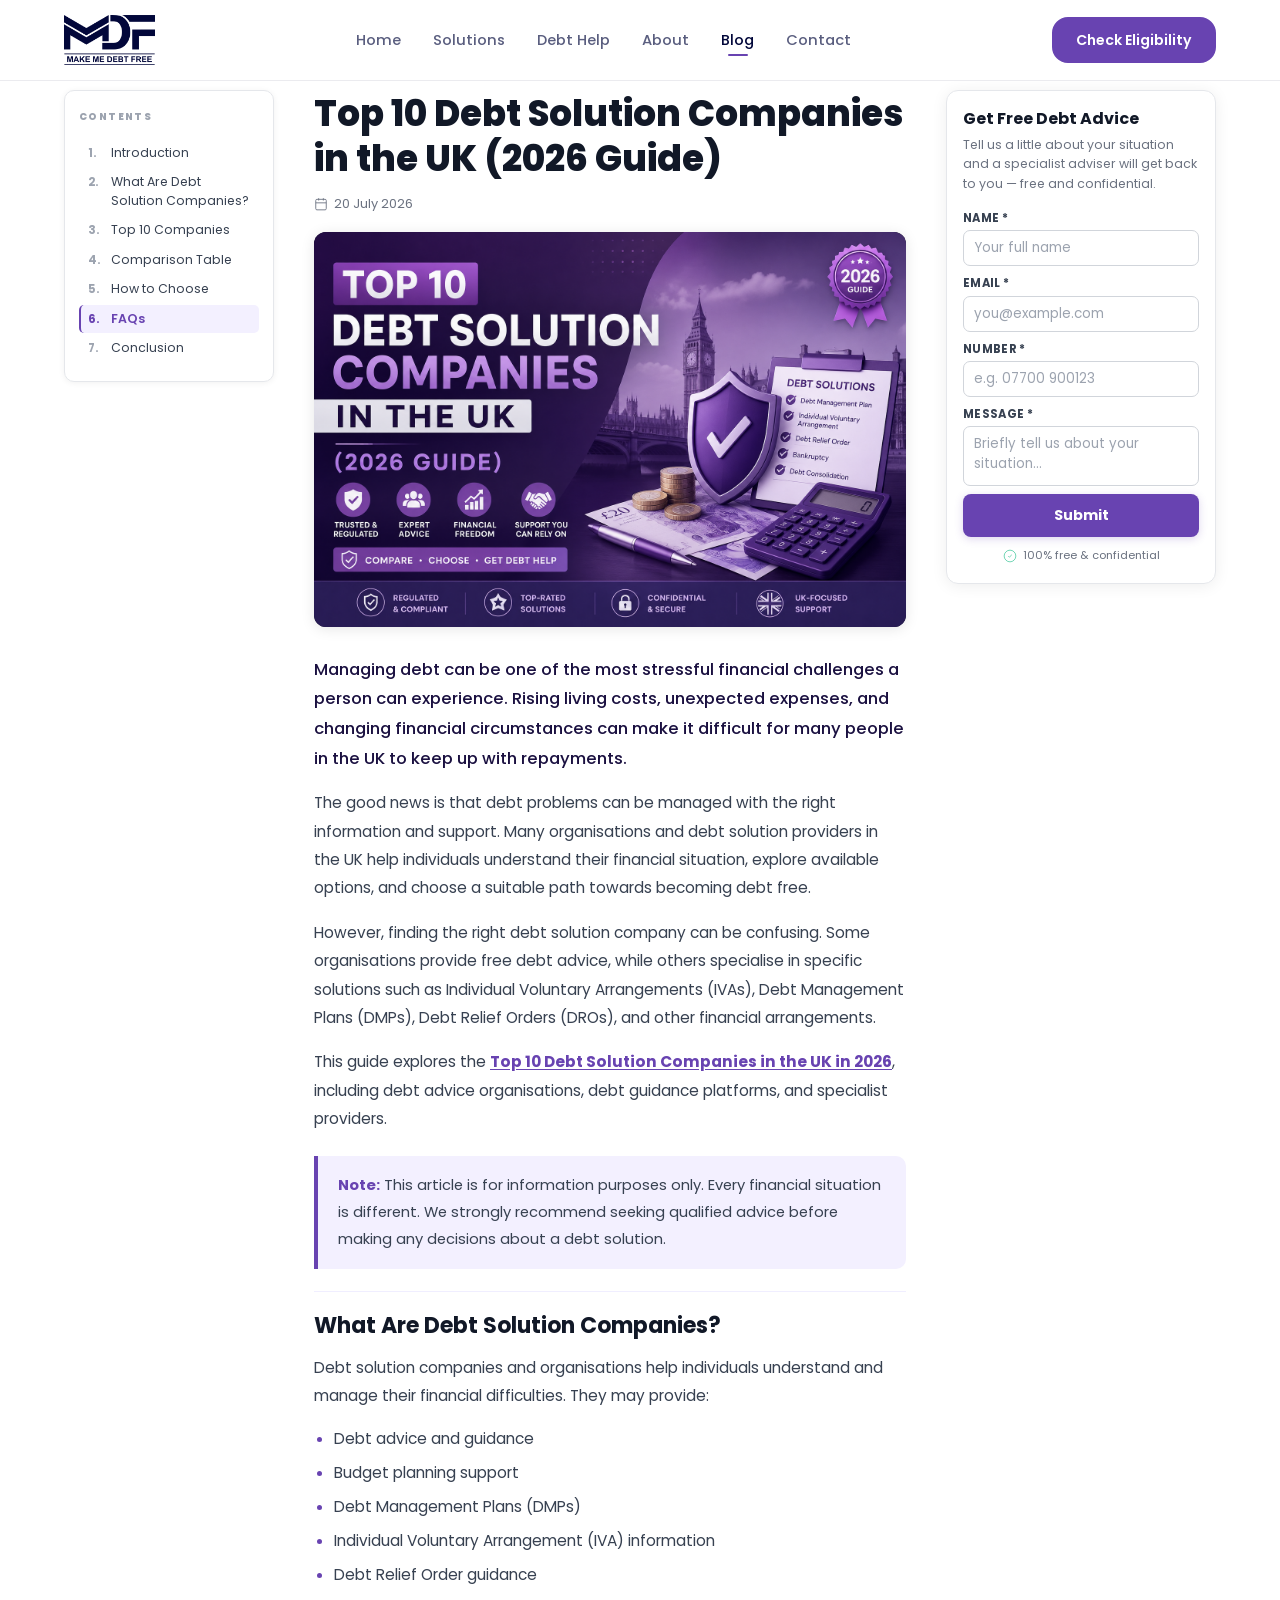
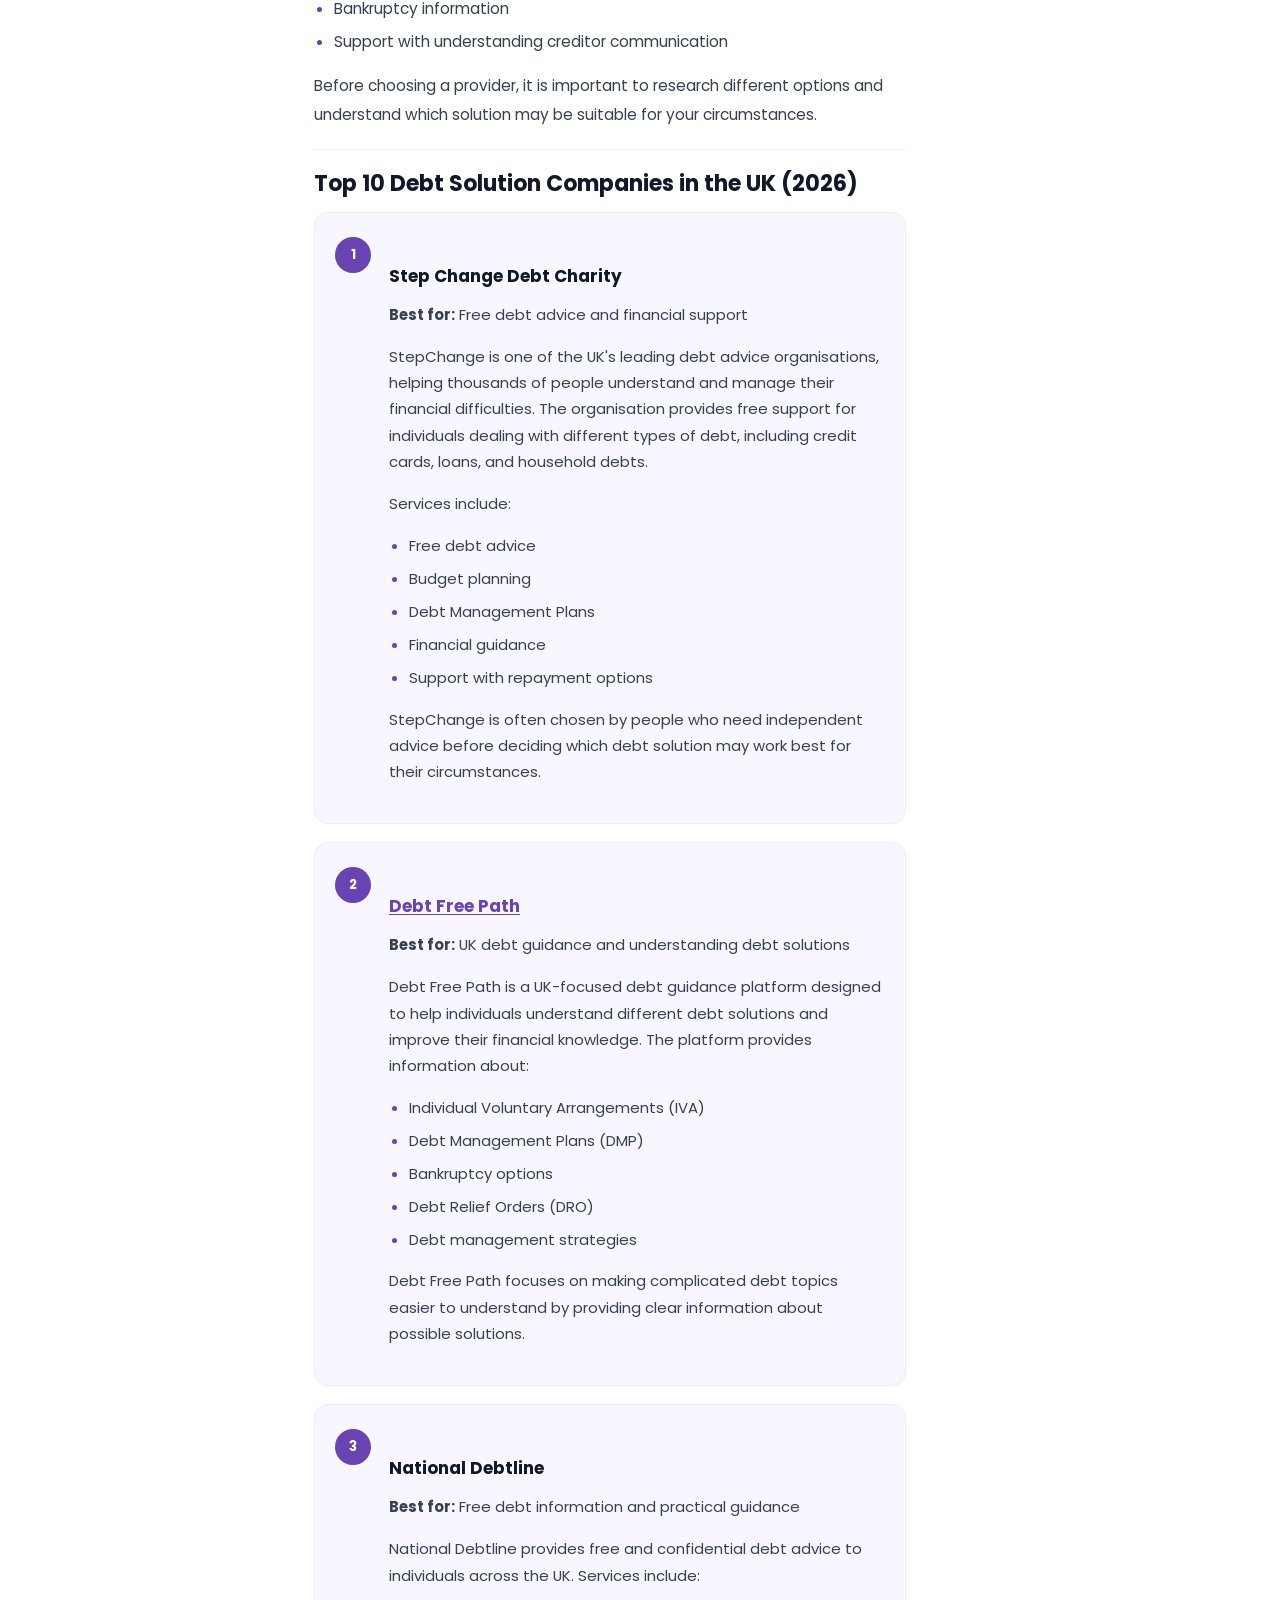
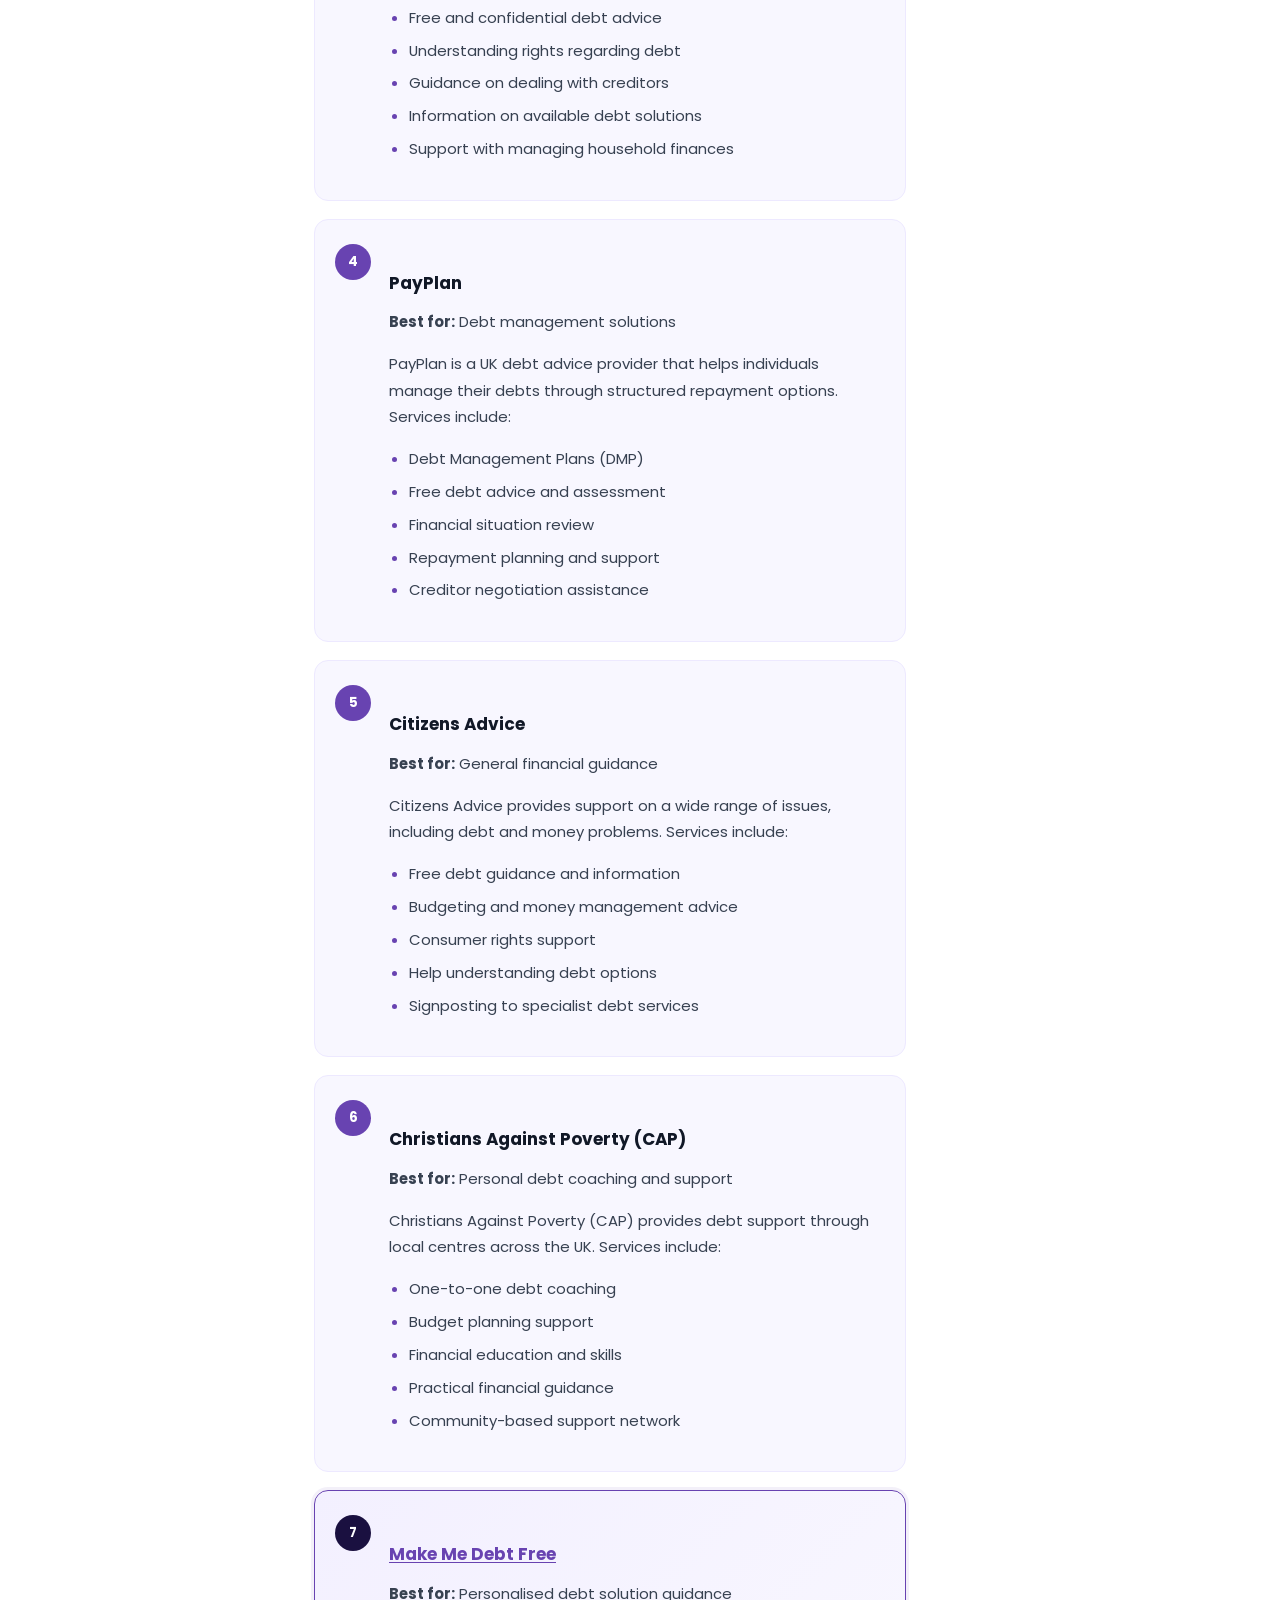
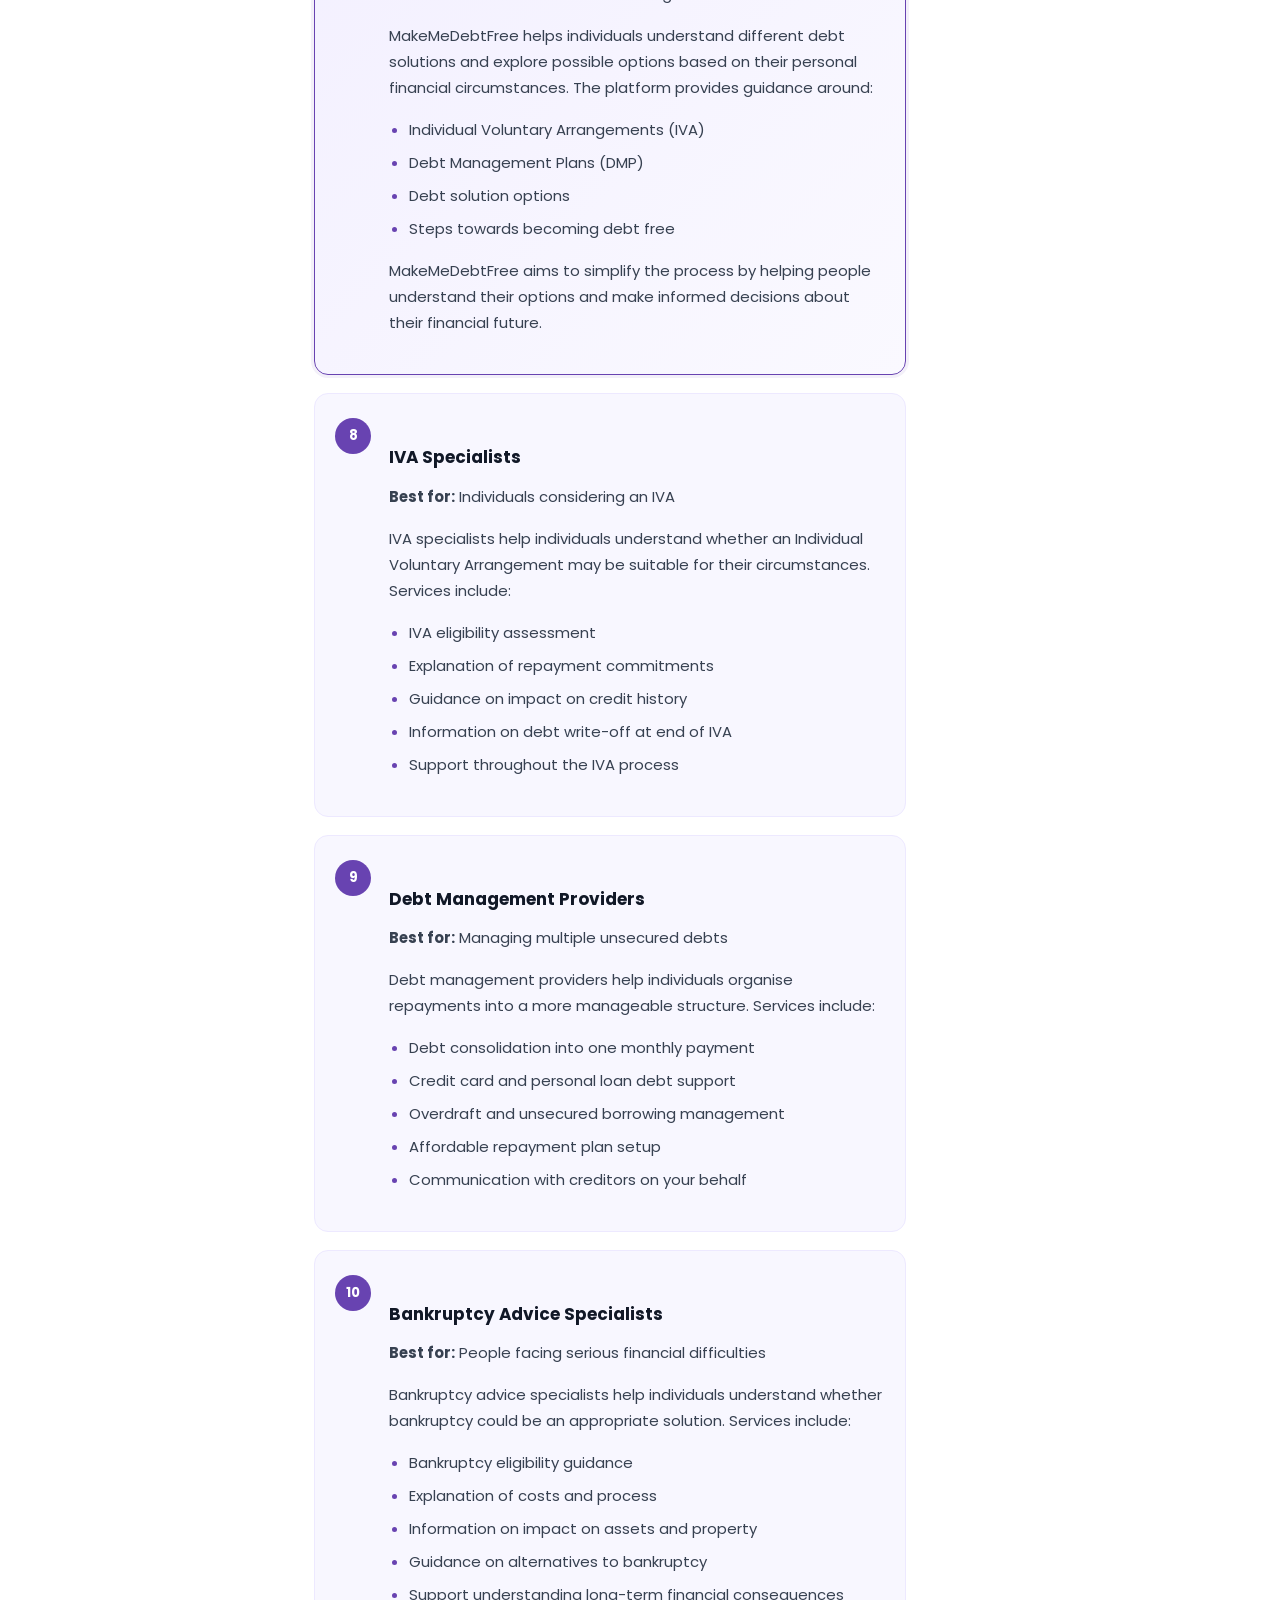
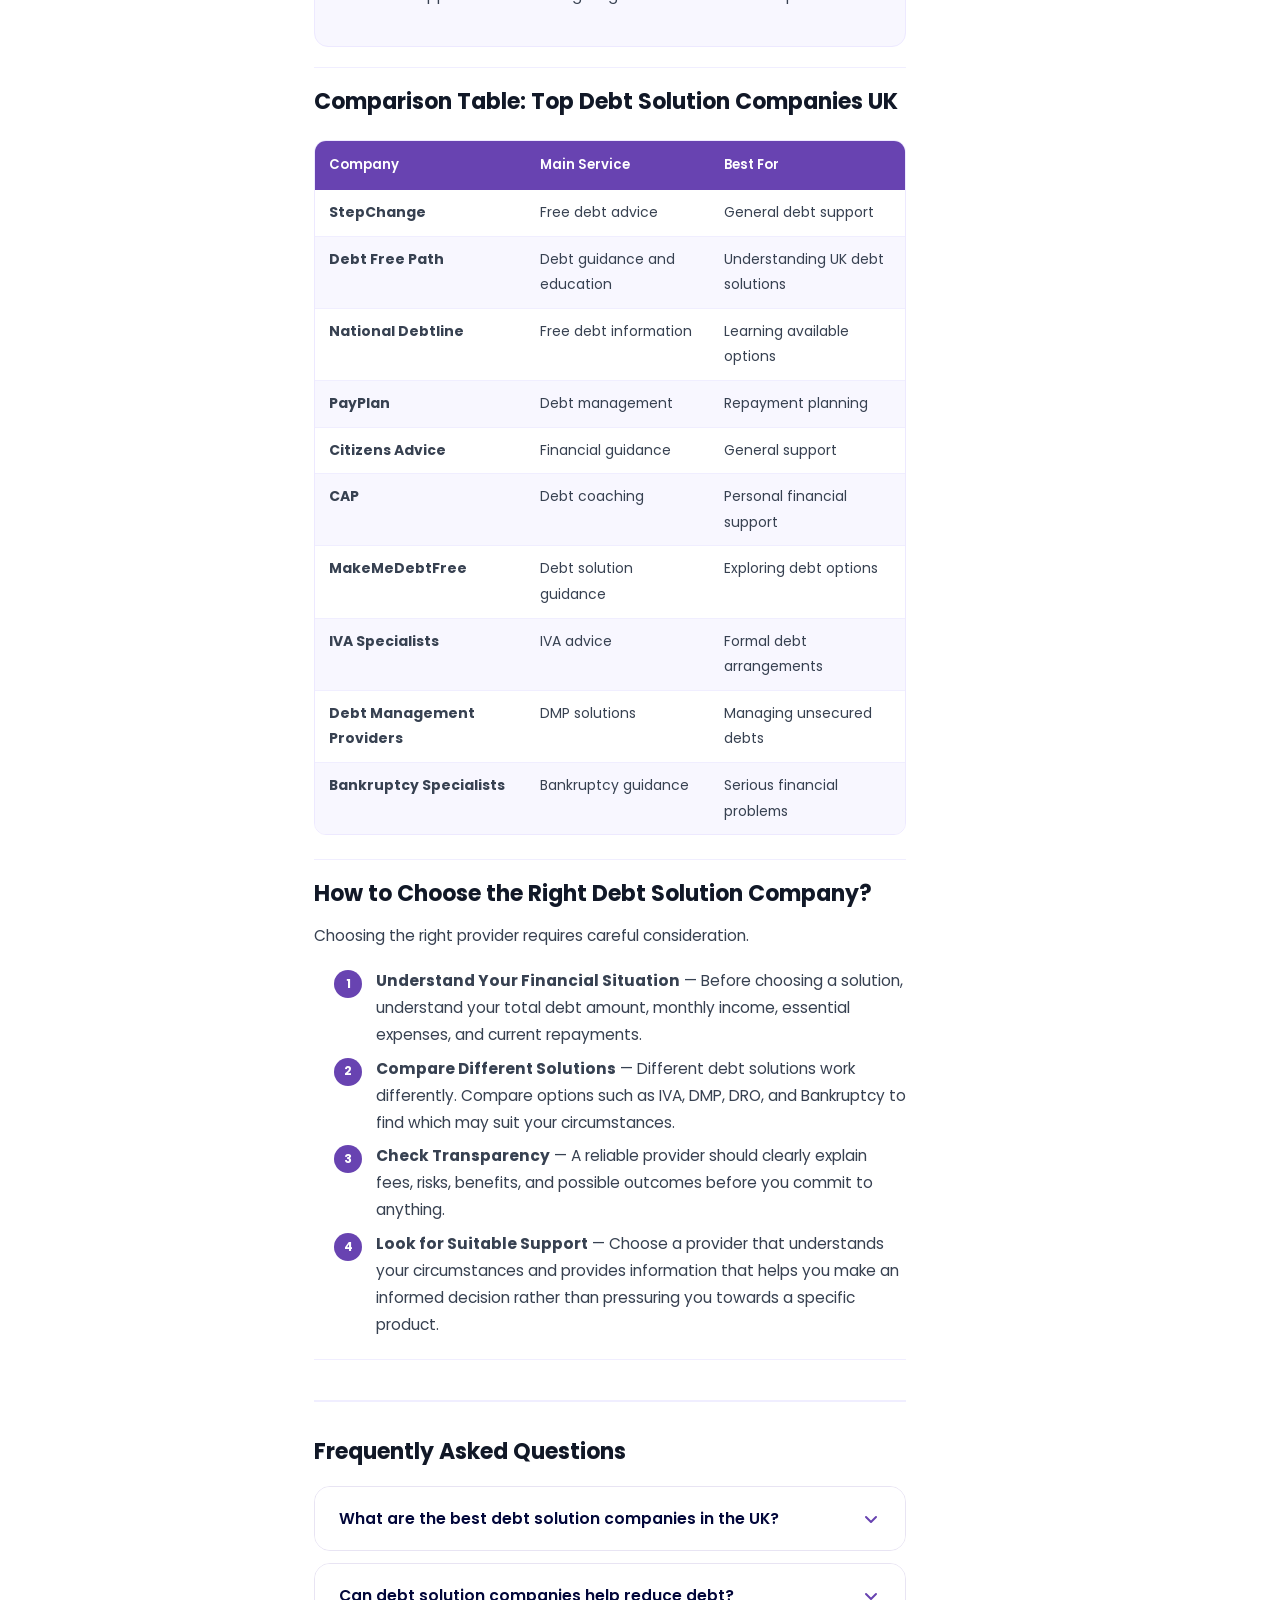
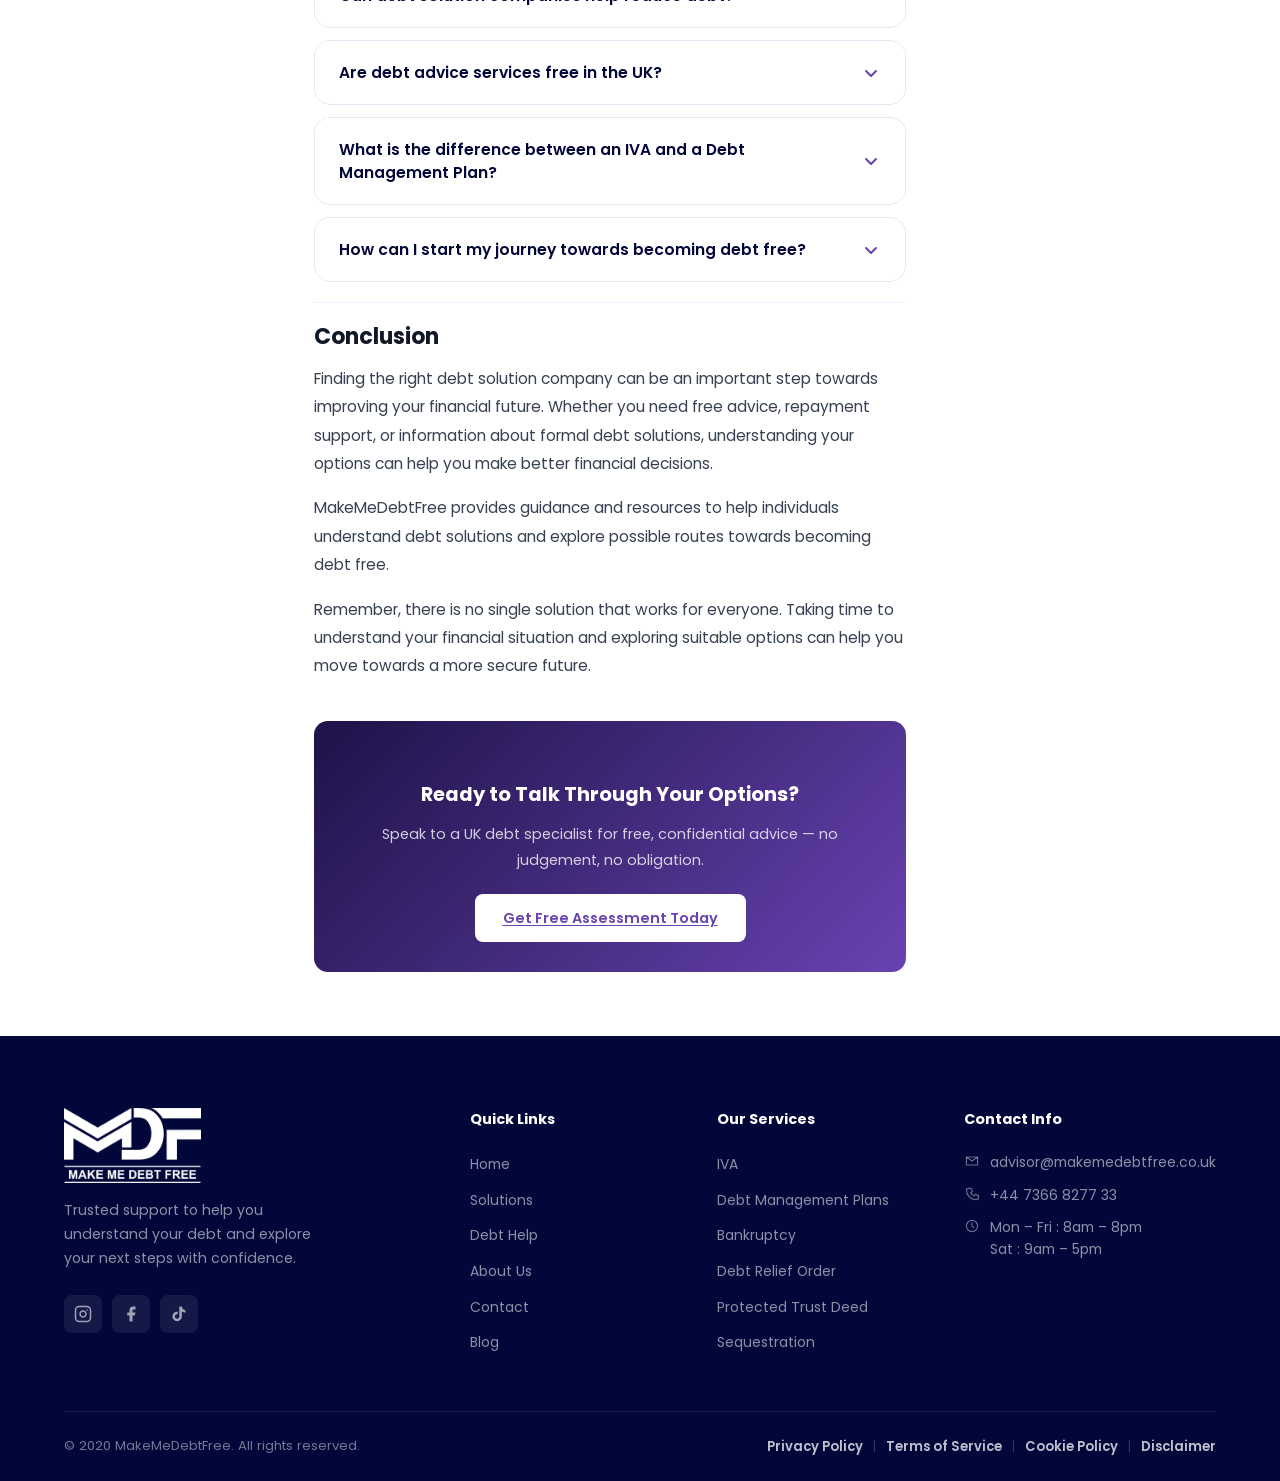
<file: blog-post-1.html>
<!DOCTYPE html>
<html lang="en">
<head>
  <meta charset="UTF-8" />
  <meta name="viewport" content="width=device-width, initial-scale=1.0" />
  <meta name="description" content="Discover the top 10 debt solution companies in the UK for 2026. Compare debt advice providers, IVAs, DMPs, and debt help options to find the right support." />
  <meta name="keywords" content="debt solution companies UK, best debt help UK 2026, IVA UK, debt management plan UK, free debt advice UK, MakeMeDebtFree" />
  <title>Top 10 Debt Solution Companies in the UK (2026 Guide)</title>
  <link rel="icon" type="image/svg+xml" href="favicon.svg" />
  <link rel="shortcut icon" href="favicon.svg" />
  <!-- Fonts -->
  <link rel="preconnect" href="https://fonts.googleapis.com" />
  <link rel="preconnect" href="https://fonts.gstatic.com" crossorigin />
  <link href="https://fonts.googleapis.com/css2?family=Poppins:wght@300;400;500;600;700;800&display=swap" rel="stylesheet" />
  <!-- Open Graph -->
  <meta property="og:type" content="article" />
  <meta property="og:title" content="Top 10 Debt Solution Companies in the UK (2026 Guide)" />
  <meta property="og:description" content="Discover the top 10 debt solution companies in the UK for 2026. Compare debt advice providers, IVAs, DMPs, and debt help options to find the right support." />
  <meta property="og:url" content="https://www.makemedebtfree.co.uk/blog-post-1.html" />
  <meta property="article:published_time" content="2026-07-20" />
  <!-- Stylesheets -->
  <link rel="stylesheet" href="style.css" />
  <link rel="stylesheet" href="css/blog.css" />

  <!-- Article Schema -->
  <script type="application/ld+json">
  {
    "@context": "https://schema.org",
    "@type": "Article",
    "headline": "Top 10 Debt Solution Companies in the UK (2026 Guide)",
    "description": "Discover the top 10 debt solution companies in the UK for 2026. Compare debt advice providers, IVAs, DMPs, and debt help options.",
    "author": {
      "@type": "Organization",
      "name": "MakeMeDebtFree"
    },
    "publisher": {
      "@type": "Organization",
      "name": "MakeMeDebtFree",
      "logo": {
        "@type": "ImageObject",
        "url": "https://www.makemedebtfree.co.uk/logo.png"
      }
    },
    "datePublished": "2026-07-20",
    "dateModified": "2026-07-20",
    "mainEntityOfPage": {
      "@type": "WebPage",
      "@id": "https://www.makemedebtfree.co.uk/top-10-debt-solution-companies-uk-2026"
    }
  }
  </script>

  <!-- FAQ Schema -->
  <script type="application/ld+json">
  {
    "@context": "https://schema.org",
    "@type": "FAQPage",
    "mainEntity": [
      {
        "@type": "Question",
        "name": "What are the best debt solution companies in the UK?",
        "acceptedAnswer": {
          "@type": "Answer",
          "text": "The best debt solution company depends on your financial circumstances. Different organisations provide different types of support, including free advice, debt management, and formal debt solutions."
        }
      },
      {
        "@type": "Question",
        "name": "Can debt solution companies help reduce debt?",
        "acceptedAnswer": {
          "@type": "Answer",
          "text": "Some debt solutions may allow individuals to repay less than the full amount owed depending on their circumstances and creditor agreements."
        }
      },
      {
        "@type": "Question",
        "name": "Are debt advice services free in the UK?",
        "acceptedAnswer": {
          "@type": "Answer",
          "text": "Some organisations provide free debt advice, while some providers charge fees for specific services or formal debt solutions."
        }
      },
      {
        "@type": "Question",
        "name": "What is the difference between an IVA and a Debt Management Plan?",
        "acceptedAnswer": {
          "@type": "Answer",
          "text": "An IVA is a formal legal agreement with creditors, while a Debt Management Plan focuses on managing repayments over time."
        }
      }
    ]
  }
  </script>
</head>
<body>

  <!-- Scroll Progress Bar -->
  <div class="scroll-progress" id="scrollProgress"></div>

  <!-- ======== NAVBAR ======== -->
  <nav class="navbar" id="navbar">
    <div class="nav-container">
      <a href="index.html" class="nav-logo">
        <img src="images/mmdf-logo.png" alt="MakeMeDebtFree Logo" class="logo-img" />
      </a>
      <ul class="nav-links" id="navLinks">
        <li><a href="index.html"           class="nav-link">Home</a></li>
        <li><a href="index.html#solutions"  class="nav-link">Solutions</a></li>
        <li><a href="index.html#debt-help"  class="nav-link">Debt Help</a></li>
        <li><a href="index.html#about"      class="nav-link">About</a></li>
        <li><a href="blog.html"             class="nav-link">Blog</a></li>
        <li><a href="index.html#contact"    class="nav-link">Contact</a></li>
      </ul>
      <a href="index.html#contact" class="btn btn-cta nav-cta">Check Eligibility</a>
      <button class="hamburger" id="hamburger" aria-label="Toggle navigation">
        <span></span><span></span><span></span>
      </button>
    </div>
  </nav>

  <!-- ======== ARTICLE SECTION ======== -->
  <section class="section-pad">
    <div class="container">
      <div class="blog-post-grid">

        <!-- ── LEFT: TABLE OF CONTENTS ── -->
        <aside class="blog-toc-sidebar" aria-label="Table of contents">
          <div class="blog-toc-box" id="tocBox">
            <h4>Contents</h4>
            <nav class="blog-toc-list" id="tocList">
              <a href="#intro"         class="toc-active"><span class="blog-toc-num">1.</span> Introduction</a>
              <a href="#what-are">     <span class="blog-toc-num">2.</span> What Are Debt Solution Companies?</a>
              <a href="#top-10">       <span class="blog-toc-num">3.</span> Top 10 Companies</a>
              <a href="#comparison">   <span class="blog-toc-num">4.</span> Comparison Table</a>
              <a href="#how-to-choose"><span class="blog-toc-num">5.</span> How to Choose</a>
              <a href="#faqs">         <span class="blog-toc-num">6.</span> FAQs</a>
              <a href="#conclusion">   <span class="blog-toc-num">7.</span> Conclusion</a>
            </nav>
          </div>
        </aside>

        <!-- ── CENTRE: ARTICLE CONTENT ── -->
        <div class="blog-post-content-col">

          <!-- Breadcrumb -->
          <nav class="breadcrumb" aria-label="Breadcrumb">
            <a href="index.html">Home</a>
            <span class="breadcrumb-sep" aria-hidden="true">
              <svg width="12" height="12" viewBox="0 0 12 12" fill="none"><path d="M4 2l4 4-4 4" stroke="currentColor" stroke-width="1.4" stroke-linecap="round" stroke-linejoin="round"/></svg>
            </span>
            <a href="blog.html">Blog</a>
            <span class="breadcrumb-sep" aria-hidden="true">
              <svg width="12" height="12" viewBox="0 0 12 12" fill="none"><path d="M4 2l4 4-4 4" stroke="currentColor" stroke-width="1.4" stroke-linecap="round" stroke-linejoin="round"/></svg>
            </span>
            <span class="breadcrumb-current">Top 10 Debt Solution Companies UK</span>
          </nav>

          <!-- Title + meta -->
          <div class="article-meta-bar">
            <h1>Top 10 Debt Solution Companies in the UK (2026 Guide)</h1>
            <div class="article-meta-item">
              <svg viewBox="0 0 24 24"><rect x="3" y="4" width="18" height="18" rx="2"/><line x1="16" y1="2" x2="16" y2="6"/><line x1="8" y1="2" x2="8" y2="6"/><line x1="3" y1="10" x2="21" y2="10"/></svg>
              20 July 2026
            </div>
          </div>

          <!-- Featured Image -->
          <div class="article-featured-img">
            <img src="blog-images/top-10-debt-solution.png" alt="Top 10 Debt Solution Companies in the UK" />
          </div>

          <!-- Article Body -->
          <article class="article-content">

            <section id="intro">
              <p class="article-lede">Managing debt can be one of the most stressful financial challenges a person can experience. Rising living costs, unexpected expenses, and changing financial circumstances can make it difficult for many people in the UK to keep up with repayments.</p>
              <p>The good news is that debt problems can be managed with the right information and support. Many organisations and debt solution providers in the UK help individuals understand their financial situation, explore available options, and choose a suitable path towards becoming debt free.</p>
              <p>However, finding the right debt solution company can be confusing. Some organisations provide free debt advice, while others specialise in specific solutions such as Individual Voluntary Arrangements (IVAs), Debt Management Plans (DMPs), Debt Relief Orders (DROs), and other financial arrangements.</p>
              <p>This guide explores the <a href="https://crivva.com/article/top-5-personal-insolvency-specialists-in-the-uk/"><b>Top 10 Debt Solution Companies in the UK in 2026</b></a>, including debt advice organisations, debt guidance platforms, and specialist providers.</p>
              <div class="article-callout">
                <p><strong>Note:</strong> This article is for information purposes only. Every financial situation is different. We strongly recommend seeking qualified advice before making any decisions about a debt solution.</p>
              </div>
            </section>

            <hr />

            <section id="what-are">
              <h2>What Are Debt Solution Companies?</h2>
              <p>Debt solution companies and organisations help individuals understand and manage their financial difficulties. They may provide:</p>
              <ul>
                <li>Debt advice and guidance</li>
                <li>Budget planning support</li>
                <li>Debt Management Plans (DMPs)</li>
                <li>Individual Voluntary Arrangement (IVA) information</li>
                <li>Debt Relief Order guidance</li>
                <li>Bankruptcy information</li>
                <li>Support with understanding creditor communication</li>
              </ul>
              <p>Before choosing a provider, it is important to research different options and understand which solution may be suitable for your circumstances.</p>
            </section>

            <hr />

            <section id="top-10">
              <h2>Top 10 Debt Solution Companies in the UK (2026)</h2>

              <div class="company-card">
                <div class="company-num">1</div>
                <div class="company-body">
                  <h3 class="company-name">Step Change Debt Charity</h3>
                  <p class="company-best"><strong>Best for:</strong> Free debt advice and financial support</p>
                  <p>StepChange is one of the UK's leading debt advice organisations, helping thousands of people understand and manage their financial difficulties. The organisation provides free support for individuals dealing with different types of debt, including credit cards, loans, and household debts.</p>
                  <p>Services include:</p>
                  <ul>
                    <li>Free debt advice</li>
                    <li>Budget planning</li>
                    <li>Debt Management Plans</li>
                    <li>Financial guidance</li>
                    <li>Support with repayment options</li>
                  </ul>
                  <p>StepChange is often chosen by people who need independent advice before deciding which debt solution may work best for their circumstances.</p>
                </div>
              </div>

              <div class="company-card">
                <div class="company-num">2</div>
                <div class="company-body">
                  <h3 class="company-name"><a href="https://debtfreepath.co.uk/"><b>Debt Free Path</b></a></h3>
                  <p class="company-best"><strong>Best for:</strong> UK debt guidance and understanding debt solutions</p>
                  <p>Debt Free Path is a UK-focused debt guidance platform designed to help individuals understand different debt solutions and improve their financial knowledge. The platform provides information about:</p>
                  <ul>
                    <li>Individual Voluntary Arrangements (IVA)</li>
                    <li>Debt Management Plans (DMP)</li>
                    <li>Bankruptcy options</li>
                    <li>Debt Relief Orders (DRO)</li>
                    <li>Debt management strategies</li>
                  </ul>
                  <p>Debt Free Path focuses on making complicated debt topics easier to understand by providing clear information about possible solutions.</p>
                </div>
              </div>

              <div class="company-card">
                <div class="company-num">3</div>
                <div class="company-body">
                  <h3 class="company-name">National Debtline</h3>
                  <p class="company-best"><strong>Best for:</strong> Free debt information and practical guidance</p>
                  <p>National Debtline provides free and confidential debt advice to individuals across the UK. Services include:</p>
                  <ul>
                    <li>Free and confidential debt advice</li>
                    <li>Understanding rights regarding debt</li>
                    <li>Guidance on dealing with creditors</li>
                    <li>Information on available debt solutions</li>
                    <li>Support with managing household finances</li>
                  </ul>
                </div>
              </div>

              <div class="company-card">
                <div class="company-num">4</div>
                <div class="company-body">
                  <h3 class="company-name">PayPlan</h3>
                  <p class="company-best"><strong>Best for:</strong> Debt management solutions</p>
                  <p>PayPlan is a UK debt advice provider that helps individuals manage their debts through structured repayment options. Services include:</p>
                  <ul>
                    <li>Debt Management Plans (DMP)</li>
                    <li>Free debt advice and assessment</li>
                    <li>Financial situation review</li>
                    <li>Repayment planning and support</li>
                    <li>Creditor negotiation assistance</li>
                  </ul>
                </div>
              </div>

              <div class="company-card">
                <div class="company-num">5</div>
                <div class="company-body">
                  <h3 class="company-name">Citizens Advice</h3>
                  <p class="company-best"><strong>Best for:</strong> General financial guidance</p>
                  <p>Citizens Advice provides support on a wide range of issues, including debt and money problems. Services include:</p>
                  <ul>
                    <li>Free debt guidance and information</li>
                    <li>Budgeting and money management advice</li>
                    <li>Consumer rights support</li>
                    <li>Help understanding debt options</li>
                    <li>Signposting to specialist debt services</li>
                  </ul>
                </div>
              </div>

              <div class="company-card">
                <div class="company-num">6</div>
                <div class="company-body">
                  <h3 class="company-name">Christians Against Poverty (CAP)</h3>
                  <p class="company-best"><strong>Best for:</strong> Personal debt coaching and support</p>
                  <p>Christians Against Poverty (CAP) provides debt support through local centres across the UK. Services include:</p>
                  <ul>
                    <li>One-to-one debt coaching</li>
                    <li>Budget planning support</li>
                    <li>Financial education and skills</li>
                    <li>Practical financial guidance</li>
                    <li>Community-based support network</li>
                  </ul>
                </div>
              </div>

              <div class="company-card company-card-highlight">
                <div class="company-num">7</div>
                <div class="company-body">
                  <h3 class="company-name"><a href="https://www.makemedebtfree.co.uk/"><b>Make Me Debt Free</b></a></h3>
                  <p class="company-best"><strong>Best for:</strong> Personalised debt solution guidance</p>
                  <p>MakeMeDebtFree helps individuals understand different debt solutions and explore possible options based on their personal financial circumstances. The platform provides guidance around:</p>
                  <ul>
                    <li>Individual Voluntary Arrangements (IVA)</li>
                    <li>Debt Management Plans (DMP)</li>
                    <li>Debt solution options</li>
                    <li>Steps towards becoming debt free</li>
                  </ul>
                  <p>MakeMeDebtFree aims to simplify the process by helping people understand their options and make informed decisions about their financial future.</p>
                </div>
              </div>

              <div class="company-card">
                <div class="company-num">8</div>
                <div class="company-body">
                  <h3 class="company-name">IVA Specialists</h3>
                  <p class="company-best"><strong>Best for:</strong> Individuals considering an IVA</p>
                  <p>IVA specialists help individuals understand whether an Individual Voluntary Arrangement may be suitable for their circumstances. Services include:</p>
                  <ul>
                    <li>IVA eligibility assessment</li>
                    <li>Explanation of repayment commitments</li>
                    <li>Guidance on impact on credit history</li>
                    <li>Information on debt write-off at end of IVA</li>
                    <li>Support throughout the IVA process</li>
                  </ul>
                </div>
              </div>

              <div class="company-card">
                <div class="company-num">9</div>
                <div class="company-body">
                  <h3 class="company-name">Debt Management Providers</h3>
                  <p class="company-best"><strong>Best for:</strong> Managing multiple unsecured debts</p>
                  <p>Debt management providers help individuals organise repayments into a more manageable structure. Services include:</p>
                  <ul>
                    <li>Debt consolidation into one monthly payment</li>
                    <li>Credit card and personal loan debt support</li>
                    <li>Overdraft and unsecured borrowing management</li>
                    <li>Affordable repayment plan setup</li>
                    <li>Communication with creditors on your behalf</li>
                  </ul>
                </div>
              </div>

              <div class="company-card">
                <div class="company-num">10</div>
                <div class="company-body">
                  <h3 class="company-name">Bankruptcy Advice Specialists</h3>
                  <p class="company-best"><strong>Best for:</strong> People facing serious financial difficulties</p>
                  <p>Bankruptcy advice specialists help individuals understand whether bankruptcy could be an appropriate solution. Services include:</p>
                  <ul>
                    <li>Bankruptcy eligibility guidance</li>
                    <li>Explanation of costs and process</li>
                    <li>Information on impact on assets and property</li>
                    <li>Guidance on alternatives to bankruptcy</li>
                    <li>Support understanding long-term financial consequences</li>
                  </ul>
                </div>
              </div>

            </section>

            <hr />

            <section id="comparison">
              <h2>Comparison Table: Top Debt Solution Companies UK</h2>
              <div class="post-table-wrap">
                <table class="post-table">
                  <thead>
                    <tr>
                      <th>Company</th>
                      <th>Main Service</th>
                      <th>Best For</th>
                    </tr>
                  </thead>
                  <tbody>
                    <tr><td><strong>StepChange</strong></td><td>Free debt advice</td><td>General debt support</td></tr>
                    <tr><td><strong>Debt Free Path</strong></td><td>Debt guidance and education</td><td>Understanding UK debt solutions</td></tr>
                    <tr><td><strong>National Debtline</strong></td><td>Free debt information</td><td>Learning available options</td></tr>
                    <tr><td><strong>PayPlan</strong></td><td>Debt management</td><td>Repayment planning</td></tr>
                    <tr><td><strong>Citizens Advice</strong></td><td>Financial guidance</td><td>General support</td></tr>
                    <tr><td><strong>CAP</strong></td><td>Debt coaching</td><td>Personal financial support</td></tr>
                    <tr><td><strong>MakeMeDebtFree</strong></td><td>Debt solution guidance</td><td>Exploring debt options</td></tr>
                    <tr><td><strong>IVA Specialists</strong></td><td>IVA advice</td><td>Formal debt arrangements</td></tr>
                    <tr><td><strong>Debt Management Providers</strong></td><td>DMP solutions</td><td>Managing unsecured debts</td></tr>
                    <tr><td><strong>Bankruptcy Specialists</strong></td><td>Bankruptcy guidance</td><td>Serious financial problems</td></tr>
                  </tbody>
                </table>
              </div>
            </section>

            <hr />

            <section id="how-to-choose">
              <h2>How to Choose the Right Debt Solution Company?</h2>
              <p>Choosing the right provider requires careful consideration.</p>

              <ol class="post-steps">
                <li>
                  <span class="step-num">1</span>
                  <span><strong>Understand Your Financial Situation</strong> — Before choosing a solution, understand your total debt amount, monthly income, essential expenses, and current repayments.</span>
                </li>
                <li>
                  <span class="step-num">2</span>
                  <span><strong>Compare Different Solutions</strong> — Different debt solutions work differently. Compare options such as IVA, DMP, DRO, and Bankruptcy to find which may suit your circumstances.</span>
                </li>
                <li>
                  <span class="step-num">3</span>
                  <span><strong>Check Transparency</strong> — A reliable provider should clearly explain fees, risks, benefits, and possible outcomes before you commit to anything.</span>
                </li>
                <li>
                  <span class="step-num">4</span>
                  <span><strong>Look for Suitable Support</strong> — Choose a provider that understands your circumstances and provides information that helps you make an informed decision rather than pressuring you towards a specific product.</span>
                </li>
              </ol>
            </section>

            <hr />

            <!-- FAQ Section -->
            <div class="article-faq" id="faqs">
              <h2>Frequently Asked Questions</h2>
              <div class="faq-list">

                <div class="faq-item">
                  <button class="faq-question" aria-expanded="false">
                    <span>What are the best debt solution companies in the UK?</span>
                    <svg class="faq-icon" width="20" height="20" viewBox="0 0 20 20" fill="none"><path d="M5 8l5 5 5-5" stroke="currentColor" stroke-width="2" stroke-linecap="round" stroke-linejoin="round"/></svg>
                  </button>
                  <div class="faq-answer">
                    <p>The best debt solution company depends on your individual circumstances. Different organisations provide different types of support, including free advice, debt management, and formal debt solutions.</p>
                  </div>
                </div>

                <div class="faq-item">
                  <button class="faq-question" aria-expanded="false">
                    <span>Can debt solution companies help reduce debt?</span>
                    <svg class="faq-icon" width="20" height="20" viewBox="0 0 20 20" fill="none"><path d="M5 8l5 5 5-5" stroke="currentColor" stroke-width="2" stroke-linecap="round" stroke-linejoin="round"/></svg>
                  </button>
                  <div class="faq-answer">
                    <p>Some debt solutions may allow individuals to repay less than the full amount owed depending on their circumstances and creditor agreements.</p>
                  </div>
                </div>

                <div class="faq-item">
                  <button class="faq-question" aria-expanded="false">
                    <span>Are debt advice services free in the UK?</span>
                    <svg class="faq-icon" width="20" height="20" viewBox="0 0 20 20" fill="none"><path d="M5 8l5 5 5-5" stroke="currentColor" stroke-width="2" stroke-linecap="round" stroke-linejoin="round"/></svg>
                  </button>
                  <div class="faq-answer">
                    <p>Some organisations such as StepChange, National Debtline, and Citizens Advice provide free debt advice. However, some providers charge fees for specific services or formal debt solutions. Always ask about fees before proceeding.</p>
                  </div>
                </div>

                <div class="faq-item">
                  <button class="faq-question" aria-expanded="false">
                    <span>What is the difference between an IVA and a Debt Management Plan?</span>
                    <svg class="faq-icon" width="20" height="20" viewBox="0 0 20 20" fill="none"><path d="M5 8l5 5 5-5" stroke="currentColor" stroke-width="2" stroke-linecap="round" stroke-linejoin="round"/></svg>
                  </button>
                  <div class="faq-answer">
                    <p>An IVA is a formal legal agreement with creditors, usually lasting five to six years, after which remaining eligible debt may be written off. A Debt Management Plan focuses on managing repayments over time without legal enforcement.</p>
                  </div>
                </div>

                <div class="faq-item">
                  <button class="faq-question" aria-expanded="false">
                    <span>How can I start my journey towards becoming debt free?</span>
                    <svg class="faq-icon" width="20" height="20" viewBox="0 0 20 20" fill="none"><path d="M5 8l5 5 5-5" stroke="currentColor" stroke-width="2" stroke-linecap="round" stroke-linejoin="round"/></svg>
                  </button>
                  <div class="faq-answer">
                    <p>Start by reviewing your debts, creating a realistic budget, and understanding the available solutions. Then seek appropriate guidance from a qualified debt specialist. A free consultation can help clarify which options are available for your specific situation.</p>
                  </div>
                </div>

              </div>
            </div>

            <hr />

            <section id="conclusion">
              <h2>Conclusion</h2>
              <p>Finding the right debt solution company can be an important step towards improving your financial future. Whether you need free advice, repayment support, or information about formal debt solutions, understanding your options can help you make better financial decisions.</p>
              <p>MakeMeDebtFree provides guidance and resources to help individuals understand debt solutions and explore possible routes towards becoming debt free.</p>
              <p>Remember, there is no single solution that works for everyone. Taking time to understand your financial situation and exploring suitable options can help you move towards a more secure future.</p>
            </section>

            <!-- CTA Strip -->
            <div class="article-cta-strip">
              <h3>Ready to Talk Through Your Options?</h3>
              <p>Speak to a UK debt specialist for free, confidential advice — no judgement, no obligation.</p>
              <a href="index.html#contact" class="btn-white">Get Free Assessment Today</a>
            </div>

          </article><!-- /article-content -->

        </div><!-- /blog-post-content-col -->

        <!-- ── RIGHT: CONTACT FORM ── -->
        <aside class="blog-contact-sidebar" aria-label="Contact form">
          <div class="blog-contact-card">
            <h4>Get Free Debt Advice</h4>
            <p>Tell us a little about your situation and a specialist adviser will get back to you — free and confidential.</p>

            <form id="sidebarContactForm" novalidate>
              <div class="form-group">
                <label for="sbName">Name *</label>
                <input type="text" id="sbName" name="name" placeholder="Your full name" autocomplete="name" />
                <p class="field-error" id="sbNameError">Please enter your name.</p>
              </div>
              <div class="form-group">
                <label for="sbEmail">Email *</label>
                <input type="email" id="sbEmail" name="email" placeholder="you@example.com" autocomplete="email" />
                <p class="field-error" id="sbEmailError">Please enter a valid email address.</p>
              </div>
              <div class="form-group">
                <label for="sbPhone">Number *</label>
                <input type="tel" id="sbPhone" name="phone" placeholder="e.g. 07700 900123" autocomplete="tel" />
                <p class="field-error" id="sbPhoneError">Please enter a valid phone number.</p>
              </div>
              <div class="form-group">
                <label for="sbMessage">Message *</label>
                <textarea id="sbMessage" name="message" placeholder="Briefly tell us about your situation…" rows="2"></textarea>
                <p class="field-error" id="sbMessageError">Please write a brief message.</p>
              </div>
              <button type="submit" class="btn btn-primary btn-sidebar-submit" id="sbSubmitBtn">Submit</button>
            </form>

            <div class="blog-contact-note">
              <svg viewBox="0 0 24 24"><path d="M9 12l2 2 4-4"/><circle cx="12" cy="12" r="10"/></svg>
              100% free &amp; confidential
            </div>
          </div>
        </aside>

      </div><!-- /blog-post-grid -->
    </div><!-- /container -->
  </section>

  <!-- ======== FOOTER ======== -->
  <footer class="footer">
    <div class="container">
      <div class="footer-grid">

        <div class="footer-brand">
          <a href="index.html" class="nav-logo footer-logo">
            <img src="images/mmdf--logo.png" alt="MakeMeDebtFree Logo" class="logo-img logo-img-footer" />
          </a>
          <p class="footer-tagline">Trusted support to help you understand your debt and explore your next steps with confidence.</p>
          <div class="social-icons">
            <a href="https://www.instagram.com/make_me_debtfree?igsh=MWhuM2wwbDEwMGM4bw==" class="social-icon" aria-label="Instagram" target="_blank" rel="noopener noreferrer">
              <svg width="18" height="18" viewBox="0 0 24 24" fill="none" stroke="currentColor" stroke-width="2"><rect x="2" y="2" width="20" height="20" rx="5"/><path d="M16 11.37A4 4 0 1112.63 8 4 4 0 0116 11.37z"/><circle cx="17.5" cy="6.5" r="1" fill="currentColor" stroke="none"/></svg>
            </a>
            <a href="https://www.facebook.com/profile.php?id=61590639645788" class="social-icon" aria-label="Facebook" target="_blank" rel="noopener noreferrer">
              <svg width="18" height="18" viewBox="0 0 24 24" fill="currentColor"><path d="M18 2h-3a5 5 0 00-5 5v3H7v4h3v8h4v-8h3l1-4h-4V7a1 1 0 011-1h3z"/></svg>
            </a>
            <a href="https://www.tiktok.com/@make.me.debt.free" class="social-icon" aria-label="TikTok" target="_blank" rel="noopener noreferrer">
              <svg width="18" height="18" viewBox="0 0 24 24" fill="currentColor"><path d="M19.59 6.69a4.83 4.83 0 01-3.77-4.25V2h-3.45v13.67a2.89 2.89 0 01-2.88 2.5 2.89 2.89 0 01-2.89-2.89 2.89 2.89 0 012.89-2.89c.28 0 .54.04.79.1V9.01a6.33 6.33 0 00-.79-.05 6.34 6.34 0 00-6.34 6.34 6.34 6.34 0 006.34 6.34 6.34 6.34 0 006.33-6.34V8.79a8.18 8.18 0 004.78 1.52V6.85a4.85 4.85 0 01-1.01-.16z"/></svg>
            </a>
          </div>
        </div>

        <div class="footer-col">
          <h5>Quick Links</h5>
          <ul>
            <li><a href="index.html">Home</a></li>
            <li><a href="index.html#solutions">Solutions</a></li>
            <li><a href="index.html#debt-help">Debt Help</a></li>
            <li><a href="index.html#about">About Us</a></li>
            <li><a href="index.html#contact">Contact</a></li>
            <li><a href="blog.html">Blog</a></li>
          </ul>
        </div>

        <div class="footer-col">
          <h5>Our Services</h5>
          <ul>
            <li><a href="index.html#solutions">IVA</a></li>
            <li><a href="index.html#solutions">Debt Management Plans</a></li>
            <li><a href="index.html#solutions">Bankruptcy</a></li>
            <li><a href="index.html#solutions">Debt Relief Order</a></li>
            <li><a href="index.html#solutions">Protected Trust Deed</a></li>
            <li><a href="index.html#solutions">Sequestration</a></li>
          </ul>
        </div>

        <div class="footer-col">
          <h5>Contact Info</h5>
          <ul class="contact-list">
            <li>
              <svg width="16" height="16" viewBox="0 0 20 20" fill="none"><path d="M3 5l7 5 7-5M3 5h14v10H3V5z" stroke="currentColor" stroke-width="1.5" stroke-linejoin="round"/></svg>
              advisor@makemedebtfree.co.uk
            </li>
            <li>
              <svg width="16" height="16" viewBox="0 0 20 20" fill="none"><path d="M6 3h3l1.5 4-2 1.5c.8 1.8 2.2 3.2 4 4l1.5-2L18 12v3c0 1-1 2-2 2C7 17 3 10 3 5c0-1 1-2 2-2h1z" stroke="currentColor" stroke-width="1.5" stroke-linejoin="round"/></svg>
              +44 7366 8277 33
            </li>
            <li>
              <svg width="16" height="16" viewBox="0 0 20 20" fill="none"><circle cx="10" cy="10" r="7" stroke="currentColor" stroke-width="1.5"/><path d="M10 6v4l2 2" stroke="currentColor" stroke-width="1.5" stroke-linecap="round"/></svg>
              Mon &ndash; Fri : 8am &ndash; 8pm<br>Sat : 9am &ndash; 5pm
            </li>
          </ul>
        </div>

      </div>

      <div class="footer-bottom">
        <p class="footer-copy">&copy; 2020 MakeMeDebtFree. All rights reserved.</p>
        <div class="footer-legal-links">
          <a href="pages/privacy-policy.html">Privacy Policy</a>
          <span class="sep">|</span>
          <a href="pages/terms-of-services.html">Terms of Service</a>
          <span class="sep">|</span>
          <a href="pages/cookie-policy.html">Cookie Policy</a>
          <span class="sep">|</span>
          <a href="pages/disclaimer.html">Disclaimer</a>
        </div>
      </div>
    </div>
  </footer>

  <!-- Back to Top -->
  <button class="back-to-top" id="backToTop" aria-label="Back to top">
    <svg width="20" height="20" viewBox="0 0 20 20" fill="none">
      <path d="M5 12l5-5 5 5" stroke="currentColor" stroke-width="2" stroke-linecap="round" stroke-linejoin="round"/>
    </svg>
  </button>

  <!-- ======== THANK YOU MODAL ======== -->
  <div class="modal-overlay" id="thankYouModal" role="dialog" aria-modal="true" aria-labelledby="modalTitle">
    <div class="modal-box">
      <div class="modal-icon">
        <svg viewBox="0 0 24 24"><polyline points="20 6 9 17 4 12"/></svg>
      </div>
      <h3 id="modalTitle">Enquiry Received!</h3>
      <p>Thank you for getting in touch. One of our specialist debt advisers will review your enquiry and respond within <strong>one working day</strong>. You're in safe hands.</p>
      <button id="modalCloseBtn" class="btn btn-primary modal-close-btn">Close</button>
    </div>
  </div>

  <script src="script.js"></script>
  <script src="js/blog.js"></script>
</body>
</html>
</file>
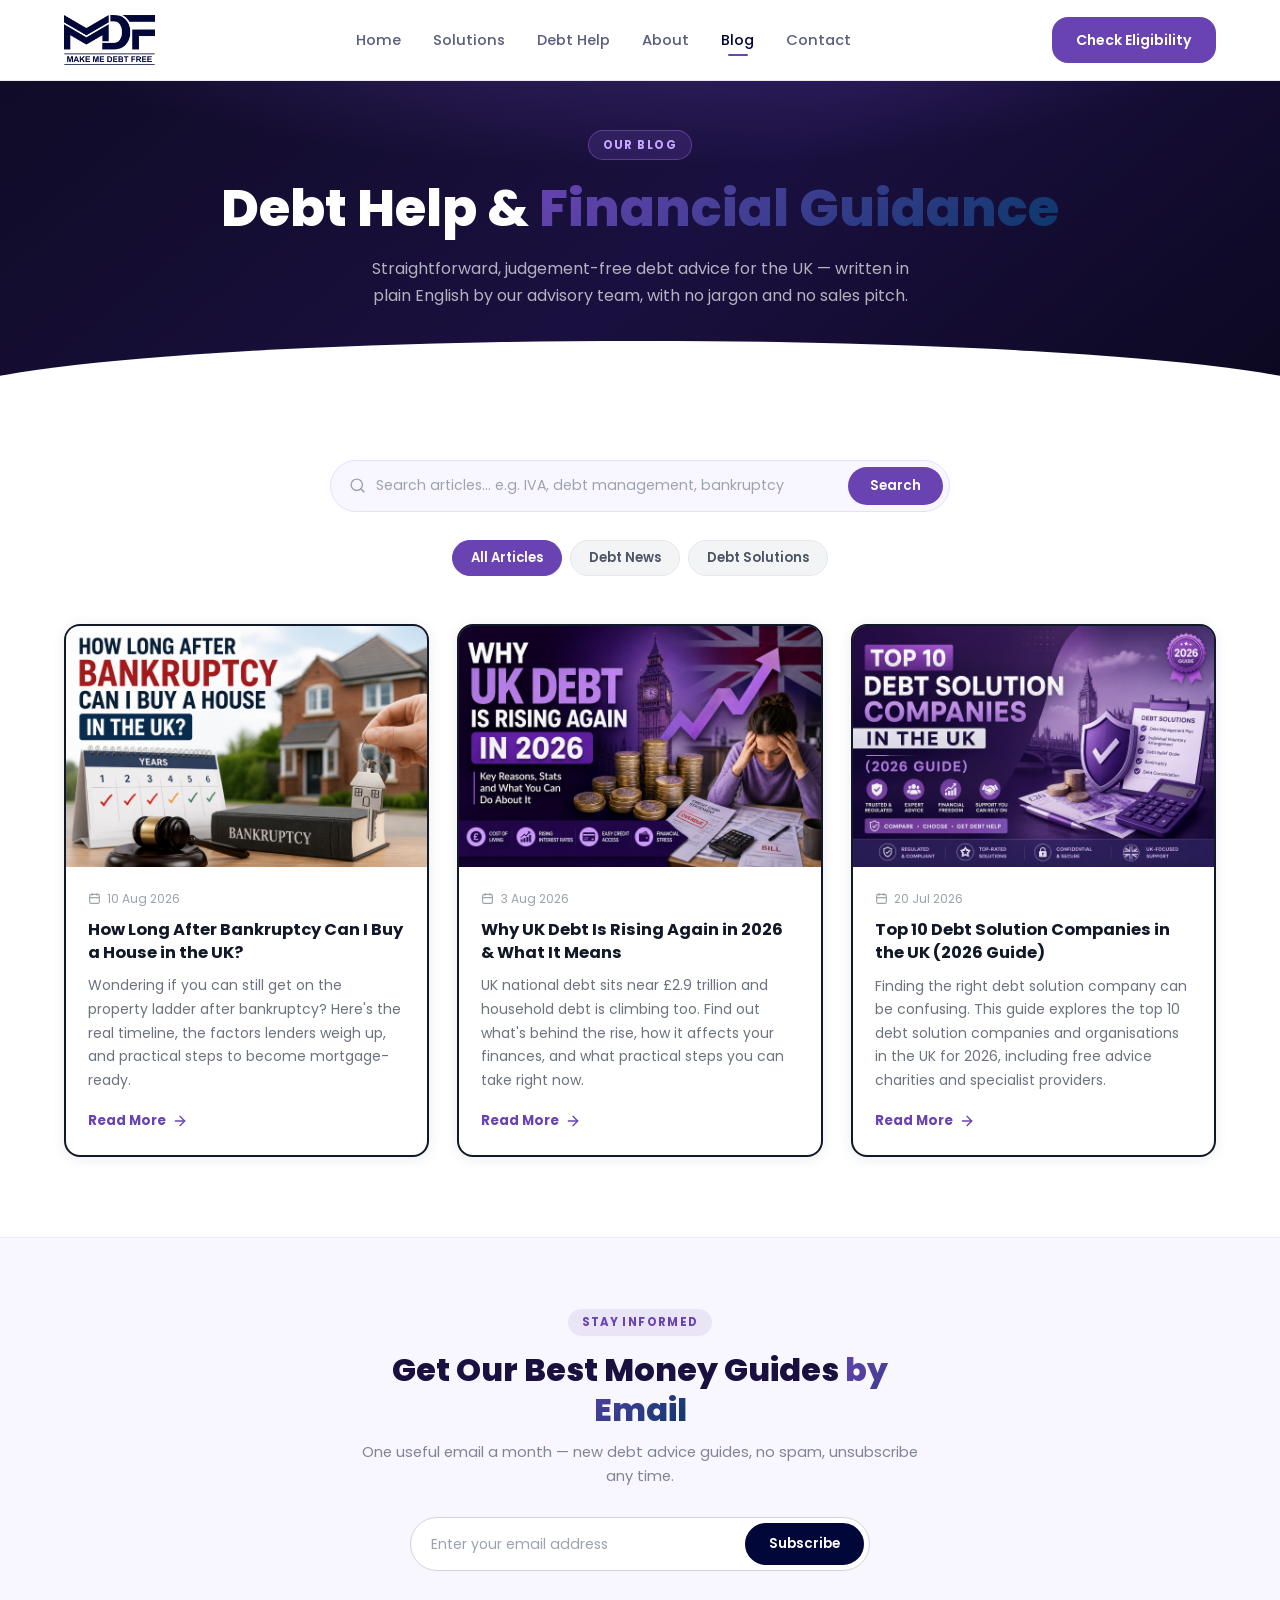
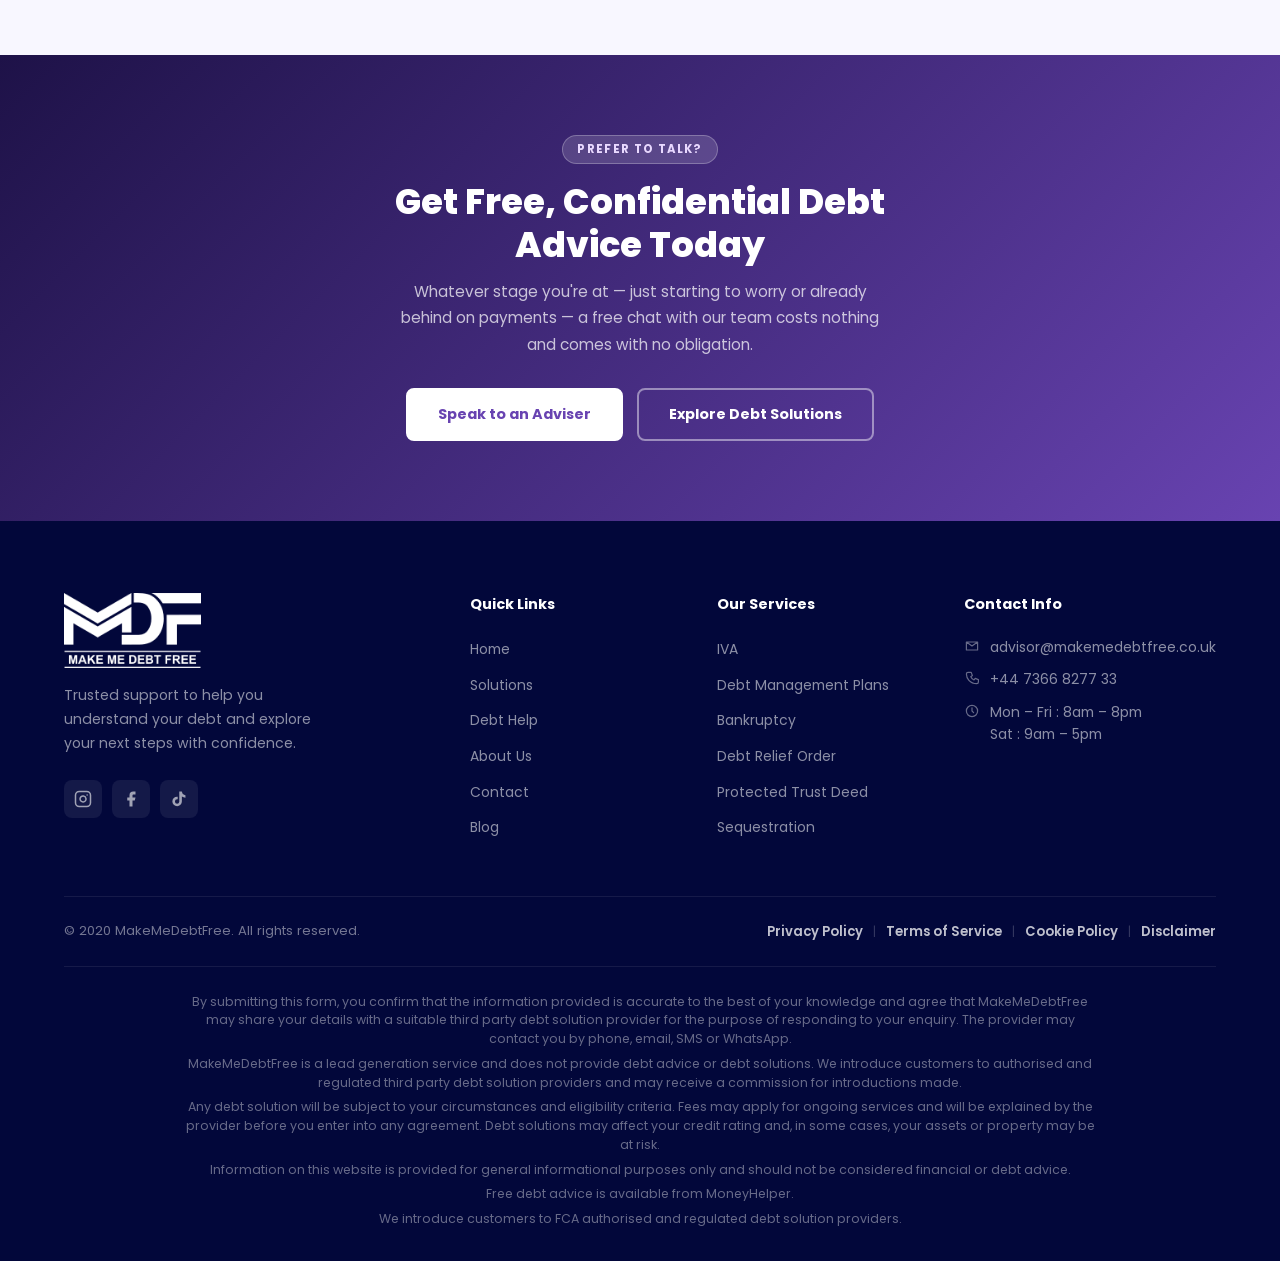
<file: blog.html>
<!DOCTYPE html>
<html lang="en">
<head>
  <meta charset="UTF-8" />
  <meta name="viewport" content="width=device-width, initial-scale=1.0" />
  <title>Debt Help Blog — Expert Financial Guidance | MakeMeDebtFree</title>
  <meta name="description" content="Free, plain-English debt advice guides from MakeMeDebtFree — practical, judgement-free help for anyone in the UK looking to get out of debt." />
  <meta name="keywords" content="debt advice blog, how to get out of debt UK, IVA UK, debt management plan, debt help UK, MakeMeDebtFree" />
  <meta name="robots" content="index, follow" />
  <!-- Open Graph -->
  <meta property="og:type"        content="website" />
  <meta property="og:title"       content="Debt Help Blog | MakeMeDebtFree" />
  <meta property="og:description" content="Free, plain-English debt advice guides — practical, judgement-free help for anyone in the UK looking to get out of debt." />
  <meta property="og:url"         content="https://www.makemedebtfree.co.uk/blog.html" />
  <!-- Favicon -->
  <link rel="icon" type="image/svg+xml" href="favicon.svg" />
  <link rel="shortcut icon"        href="favicon.svg" />
  <!-- Fonts -->
  <link rel="preconnect" href="https://fonts.googleapis.com" />
  <link rel="preconnect" href="https://fonts.gstatic.com" crossorigin />
  <link href="https://fonts.googleapis.com/css2?family=Poppins:wght@300;400;500;600;700;800&display=swap" rel="stylesheet" />
  <!-- Stylesheets -->
  <link rel="stylesheet" href="style.css" />
  <link rel="stylesheet" href="css/blog.css" />
</head>
<body>

  <!-- Scroll Progress Bar -->
  <div class="scroll-progress" id="scrollProgress"></div>

  <!-- ======== NAVBAR ======== -->
  <nav class="navbar" id="navbar">
    <div class="nav-container">
      <a href="index.html" class="nav-logo">
        <img src="images/mmdf-logo.png" alt="MakeMeDebtFree Logo" class="logo-img" />
      </a>
      <ul class="nav-links" id="navLinks">
        <li><a href="index.html"           class="nav-link">Home</a></li>
        <li><a href="index.html#solutions"  class="nav-link">Solutions</a></li>
        <li><a href="index.html#debt-help"  class="nav-link">Debt Help</a></li>
        <li><a href="index.html#about"      class="nav-link">About</a></li>
        <li><a href="blog.html"             class="nav-link active">Blog</a></li>
        <li><a href="index.html#contact"    class="nav-link">Contact</a></li>
      </ul>
      <a href="index.html#contact" class="btn btn-cta nav-cta">Check Eligibility</a>
      <button class="hamburger" id="hamburger" aria-label="Toggle navigation">
        <span></span><span></span><span></span>
      </button>
    </div>
  </nav>

  <!-- ======== PAGE HERO ======== -->
  <section class="blogs-page-hero">
    <div class="container">
      <div class="blogs-hero-inner">
        <span class="blogs-hero-label">Our Blog</span>
        <h1 class="blogs-hero-title">Debt Help &amp; <span class="text-gradient">Financial Guidance</span></h1>
        <p class="blogs-hero-sub">Straightforward, judgement-free debt advice for the UK — written in plain English by our advisory team, with no jargon and no sales pitch.</p>
      </div>
    </div>
  </section>

  <!-- ======== BLOG LISTING ======== -->
  <section class="blogs-listing-section">
    <div class="container">

      <!-- Search Bar -->
      <div class="blog-search-bar">
        <svg class="bsb-icon" viewBox="0 0 24 24" fill="none" stroke="currentColor" stroke-width="2" stroke-linecap="round" stroke-linejoin="round">
          <circle cx="11" cy="11" r="8"/><line x1="21" y1="21" x2="16.65" y2="16.65"/>
        </svg>
        <input type="text" id="blogSearch" placeholder="Search articles… e.g. IVA, debt management, bankruptcy" aria-label="Search blog articles" />
        <button type="button" id="blogSearchBtn">Search</button>
      </div>

      <!-- Category Pills -->
      <div class="blog-categories">
        <button class="cat-pill active" data-cat="all">All Articles</button>
        <button class="cat-pill" data-cat="debt-news">Debt News</button>
        <button class="cat-pill" data-cat="debt-solutions">Debt Solutions</button>
      </div>

      <!-- Blog Grid -->
      <div class="blog-grid" id="blogGrid">

        <!-- Card 3 — How Long After Bankruptcy Can I Buy a House -->
        <article class="blog-card reveal" data-cat="debt-solutions" data-title="how long after bankruptcy can i buy a house uk mortgage">
          <a href="blog-page/how-long-after-bankruptcy-can-i-buy-a-house-uk.html" class="blog-card-img-link">
            <img src="blog-images/How%20Long%20After%20Bankruptcy%20Can%20I%20Buy%20a%20House%20in%20the%20UK.png" alt="How Long After Bankruptcy Can I Buy a House in the UK?" class="blog-card-real-img" />
          </a>
          <div class="blog-card-body">
            <div class="bc-meta">
              <svg viewBox="0 0 16 16" fill="none"><rect x="2" y="3" width="12" height="11" rx="2" stroke="currentColor" stroke-width="1.4"/><path d="M5 2v2M11 2v2M2 7h12" stroke="currentColor" stroke-width="1.4" stroke-linecap="round"/></svg>
              <span>10 Aug 2026</span>
            </div>
            <h3><a href="blog-page/how-long-after-bankruptcy-can-i-buy-a-house-uk.html">How Long After Bankruptcy Can I Buy a House in the UK?</a></h3>
            <p>Wondering if you can still get on the property ladder after bankruptcy? Here's the real timeline, the factors lenders weigh up, and practical steps to become mortgage-ready.</p>
            <a href="blog-page/how-long-after-bankruptcy-can-i-buy-a-house-uk.html" class="read-more-btn">
              Read More
              <svg viewBox="0 0 24 24" fill="none" stroke="currentColor" stroke-width="2" stroke-linecap="round" stroke-linejoin="round"><line x1="5" y1="12" x2="19" y2="12"/><polyline points="12 5 19 12 12 19"/></svg>
            </a>
          </div>
        </article>

        <!-- Card 2 — Why UK Debt Is Rising -->
        <article class="blog-card reveal" data-cat="debt-news" data-title="why uk debt is rising again 2026 household national">
          <a href="blog-page/why-uk-debt-is-rising-2026.html" class="blog-card-img-link">
            <img src="blog-images/uk-debt-rising-again.png" alt="Why UK Debt Is Rising Again in 2026" class="blog-card-real-img" />
          </a>
          <div class="blog-card-body">
            <div class="bc-meta">
              <svg viewBox="0 0 16 16" fill="none"><rect x="2" y="3" width="12" height="11" rx="2" stroke="currentColor" stroke-width="1.4"/><path d="M5 2v2M11 2v2M2 7h12" stroke="currentColor" stroke-width="1.4" stroke-linecap="round"/></svg>
              <span>3 Aug 2026</span>
            </div>
            <h3><a href="blog-page/why-uk-debt-is-rising-2026.html">Why UK Debt Is Rising Again in 2026 &amp; What It Means</a></h3>
            <p>UK national debt sits near £2.9 trillion and household debt is climbing too. Find out what's behind the rise, how it affects your finances, and what practical steps you can take right now.</p>
            <a href="blog-page/why-uk-debt-is-rising-2026.html" class="read-more-btn">
              Read More
              <svg viewBox="0 0 24 24" fill="none" stroke="currentColor" stroke-width="2" stroke-linecap="round" stroke-linejoin="round"><line x1="5" y1="12" x2="19" y2="12"/><polyline points="12 5 19 12 12 19"/></svg>
            </a>
          </div>
        </article>

        <!-- Card 1 — Top 10 Debt Solution Companies -->
        <article class="blog-card reveal" data-cat="debt-solutions" data-title="top 10 debt solution companies uk 2026 guide">
          <a href="blog-page/top-10-debt-solution-companies-uk-2026.html" class="blog-card-img-link">
            <img src="blog-images/top-10-debt-solution.png" alt="Top 10 Debt Solution Companies in the UK" class="blog-card-real-img" />
          </a>
          <div class="blog-card-body">
            <div class="bc-meta">
              <svg viewBox="0 0 16 16" fill="none"><rect x="2" y="3" width="12" height="11" rx="2" stroke="currentColor" stroke-width="1.4"/><path d="M5 2v2M11 2v2M2 7h12" stroke="currentColor" stroke-width="1.4" stroke-linecap="round"/></svg>
              <span>20 Jul 2026</span>
            </div>
            <h3><a href="blog-page/top-10-debt-solution-companies-uk-2026.html">Top 10 Debt Solution Companies in the UK (2026 Guide)</a></h3>
            <p>Finding the right debt solution company can be confusing. This guide explores the top 10 debt solution companies and organisations in the UK for 2026, including free advice charities and specialist providers.</p>
            <a href="blog-page/top-10-debt-solution-companies-uk-2026.html" class="read-more-btn">
              Read More
              <svg viewBox="0 0 24 24" fill="none" stroke="currentColor" stroke-width="2" stroke-linecap="round" stroke-linejoin="round"><line x1="5" y1="12" x2="19" y2="12"/><polyline points="12 5 19 12 12 19"/></svg>
            </a>
          </div>
        </article>

        <!-- No Results -->
        <div class="no-results" id="noResults" style="display:none;">
          <svg viewBox="0 0 24 24" fill="none" stroke="currentColor" stroke-width="1.5"><circle cx="11" cy="11" r="8"/><line x1="21" y1="21" x2="16.65" y2="16.65"/></svg>
          <p>No articles match your search. Try a different keyword.</p>
        </div>

      </div><!-- /blog-grid -->
    </div>
  </section>

  <!-- ======== NEWSLETTER ======== -->
  <section class="blog-newsletter">
    <div class="container">
      <div class="blog-newsletter-inner">
        <span class="section-tag">Stay Informed</span>
        <h2 class="section-title">Get Our Best Money Guides <span class="text-gradient">by Email</span></h2>
        <p class="section-subtitle">One useful email a month — new debt advice guides, no spam, unsubscribe any time.</p>
        <form class="newsletter-form" id="newsletterForm" novalidate>
          <input type="email" id="newsletterEmail" placeholder="Enter your email address" aria-label="Email address" required />
          <button type="submit" class="btn btn-primary">Subscribe</button>
        </form>
        <div class="newsletter-success" id="newsletterSuccess">
          <svg viewBox="0 0 24 24" fill="none" stroke="currentColor" stroke-width="2.5" stroke-linecap="round" stroke-linejoin="round"><polyline points="20 6 9 17 4 12"/></svg>
          Thanks — you're subscribed!
        </div>
      </div>
    </div>
  </section>

  <!-- ======== FINAL CTA ======== -->
  <section class="blog-final-cta">
    <div class="container">
      <div class="blog-final-cta-inner">
        <span class="section-tag blog-cta-tag">Prefer to Talk?</span>
        <h2>Get Free, Confidential Debt Advice Today</h2>
        <p>Whatever stage you're at — just starting to worry or already behind on payments — a free chat with our team costs nothing and comes with no obligation.</p>
        <div class="blog-cta-actions">
          <a href="index.html#contact" class="btn btn-white-solid">Speak to an Adviser</a>
          <a href="index.html#solutions" class="btn btn-outline-white">Explore Debt Solutions</a>
        </div>
      </div>
    </div>
  </section>

  <!-- ======== FOOTER ======== -->
  <footer class="footer">
    <div class="container">
      <div class="footer-grid">

        <div class="footer-brand">
          <a href="index.html" class="nav-logo footer-logo">
            <img src="images/mmdf--logo.png" alt="MakeMeDebtFree Logo" class="logo-img logo-img-footer" />
          </a>
          <p class="footer-tagline">Trusted support to help you understand your debt and explore your next steps with confidence.</p>
          <div class="social-icons">
            <a href="https://www.instagram.com/make_me_debtfree?igsh=MWhuM2wwbDEwMGM4bw==" class="social-icon" aria-label="Instagram" target="_blank" rel="noopener noreferrer">
              <svg width="18" height="18" viewBox="0 0 24 24" fill="none" stroke="currentColor" stroke-width="2"><rect x="2" y="2" width="20" height="20" rx="5"/><path d="M16 11.37A4 4 0 1112.63 8 4 4 0 0116 11.37z"/><circle cx="17.5" cy="6.5" r="1" fill="currentColor" stroke="none"/></svg>
            </a>
            <a href="https://www.facebook.com/profile.php?id=61590639645788" class="social-icon" aria-label="Facebook" target="_blank" rel="noopener noreferrer">
              <svg width="18" height="18" viewBox="0 0 24 24" fill="currentColor"><path d="M18 2h-3a5 5 0 00-5 5v3H7v4h3v8h4v-8h3l1-4h-4V7a1 1 0 011-1h3z"/></svg>
            </a>
            <a href="https://www.tiktok.com/@make.me.debt.free" class="social-icon" aria-label="TikTok" target="_blank" rel="noopener noreferrer">
              <svg width="18" height="18" viewBox="0 0 24 24" fill="currentColor"><path d="M19.59 6.69a4.83 4.83 0 01-3.77-4.25V2h-3.45v13.67a2.89 2.89 0 01-2.88 2.5 2.89 2.89 0 01-2.89-2.89 2.89 2.89 0 012.89-2.89c.28 0 .54.04.79.1V9.01a6.33 6.33 0 00-.79-.05 6.34 6.34 0 00-6.34 6.34 6.34 6.34 0 006.34 6.34 6.34 6.34 0 006.33-6.34V8.79a8.18 8.18 0 004.78 1.52V6.85a4.85 4.85 0 01-1.01-.16z"/></svg>
            </a>
          </div>
        </div>

        <div class="footer-col">
          <h5>Quick Links</h5>
          <ul>
            <li><a href="index.html">Home</a></li>
            <li><a href="index.html#solutions">Solutions</a></li>
            <li><a href="index.html#debt-help">Debt Help</a></li>
            <li><a href="index.html#about">About Us</a></li>
            <li><a href="index.html#contact">Contact</a></li>
            <li><a href="blog.html">Blog</a></li>
          </ul>
        </div>

        <div class="footer-col">
          <h5>Our Services</h5>
          <ul>
            <li><a href="index.html#solutions">IVA</a></li>
            <li><a href="index.html#solutions">Debt Management Plans</a></li>
            <li><a href="index.html#solutions">Bankruptcy</a></li>
            <li><a href="index.html#solutions">Debt Relief Order</a></li>
            <li><a href="index.html#solutions">Protected Trust Deed</a></li>
            <li><a href="index.html#solutions">Sequestration</a></li>
          </ul>
        </div>

        <div class="footer-col">
          <h5>Contact Info</h5>
          <ul class="contact-list">
            <li>
              <svg width="16" height="16" viewBox="0 0 20 20" fill="none"><path d="M3 5l7 5 7-5M3 5h14v10H3V5z" stroke="currentColor" stroke-width="1.5" stroke-linejoin="round"/></svg>
              advisor@makemedebtfree.co.uk
            </li>
            <li>
              <svg width="16" height="16" viewBox="0 0 20 20" fill="none"><path d="M6 3h3l1.5 4-2 1.5c.8 1.8 2.2 3.2 4 4l1.5-2L18 12v3c0 1-1 2-2 2C7 17 3 10 3 5c0-1 1-2 2-2h1z" stroke="currentColor" stroke-width="1.5" stroke-linejoin="round"/></svg>
              +44 7366 8277 33
            </li>
            <li>
              <svg width="16" height="16" viewBox="0 0 20 20" fill="none"><circle cx="10" cy="10" r="7" stroke="currentColor" stroke-width="1.5"/><path d="M10 6v4l2 2" stroke="currentColor" stroke-width="1.5" stroke-linecap="round"/></svg>
              Mon &ndash; Fri : 8am &ndash; 8pm<br>Sat : 9am &ndash; 5pm
            </li>
          </ul>
        </div>

      </div><!-- /footer-grid -->

      <div class="footer-bottom">
        <p class="footer-copy">&copy; 2020 MakeMeDebtFree. All rights reserved.</p>
        <div class="footer-legal-links">
          <a href="pages/privacy-policy.html">Privacy Policy</a>
          <span class="sep">|</span>
          <a href="pages/terms-of-services.html">Terms of Service</a>
          <span class="sep">|</span>
          <a href="pages/cookie-policy.html">Cookie Policy</a>
          <span class="sep">|</span>
          <a href="pages/disclaimer.html">Disclaimer</a>
        </div>
      </div>

      <div class="footer-disclaimer">
        <p>By submitting this form, you confirm that the information provided is accurate to the best of your knowledge and agree that MakeMeDebtFree may share your details with a suitable third party debt solution provider for the purpose of responding to your enquiry. The provider may contact you by phone, email, SMS or WhatsApp.</p>
        <p>MakeMeDebtFree is a lead generation service and does not provide debt advice or debt solutions. We introduce customers to authorised and regulated third party debt solution providers and may receive a commission for introductions made.</p>
        <p>Any debt solution will be subject to your circumstances and eligibility criteria. Fees may apply for ongoing services and will be explained by the provider before you enter into any agreement. Debt solutions may affect your credit rating and, in some cases, your assets or property may be at risk.</p>
        <p>Information on this website is provided for general informational purposes only and should not be considered financial or debt advice.</p>
        <p>Free debt advice is available from MoneyHelper.</p>
        <p>We introduce customers to FCA authorised and regulated debt solution providers.</p>
      </div>
    </div>
  </footer>

  <!-- Back to Top -->
  <button class="back-to-top" id="backToTop" aria-label="Back to top">
    <svg width="20" height="20" viewBox="0 0 20 20" fill="none">
      <path d="M5 12l5-5 5 5" stroke="currentColor" stroke-width="2" stroke-linecap="round" stroke-linejoin="round"/>
    </svg>
  </button>

  <script src="script.js"></script>
  <script src="js/blog.js"></script>
  <script src="https://crm.bizzbuzzcreations.com/wit.js" data-tracking-id="wit_f7eea37e7c3071fa37175c87" async></script>
</body>
</html>
</file>
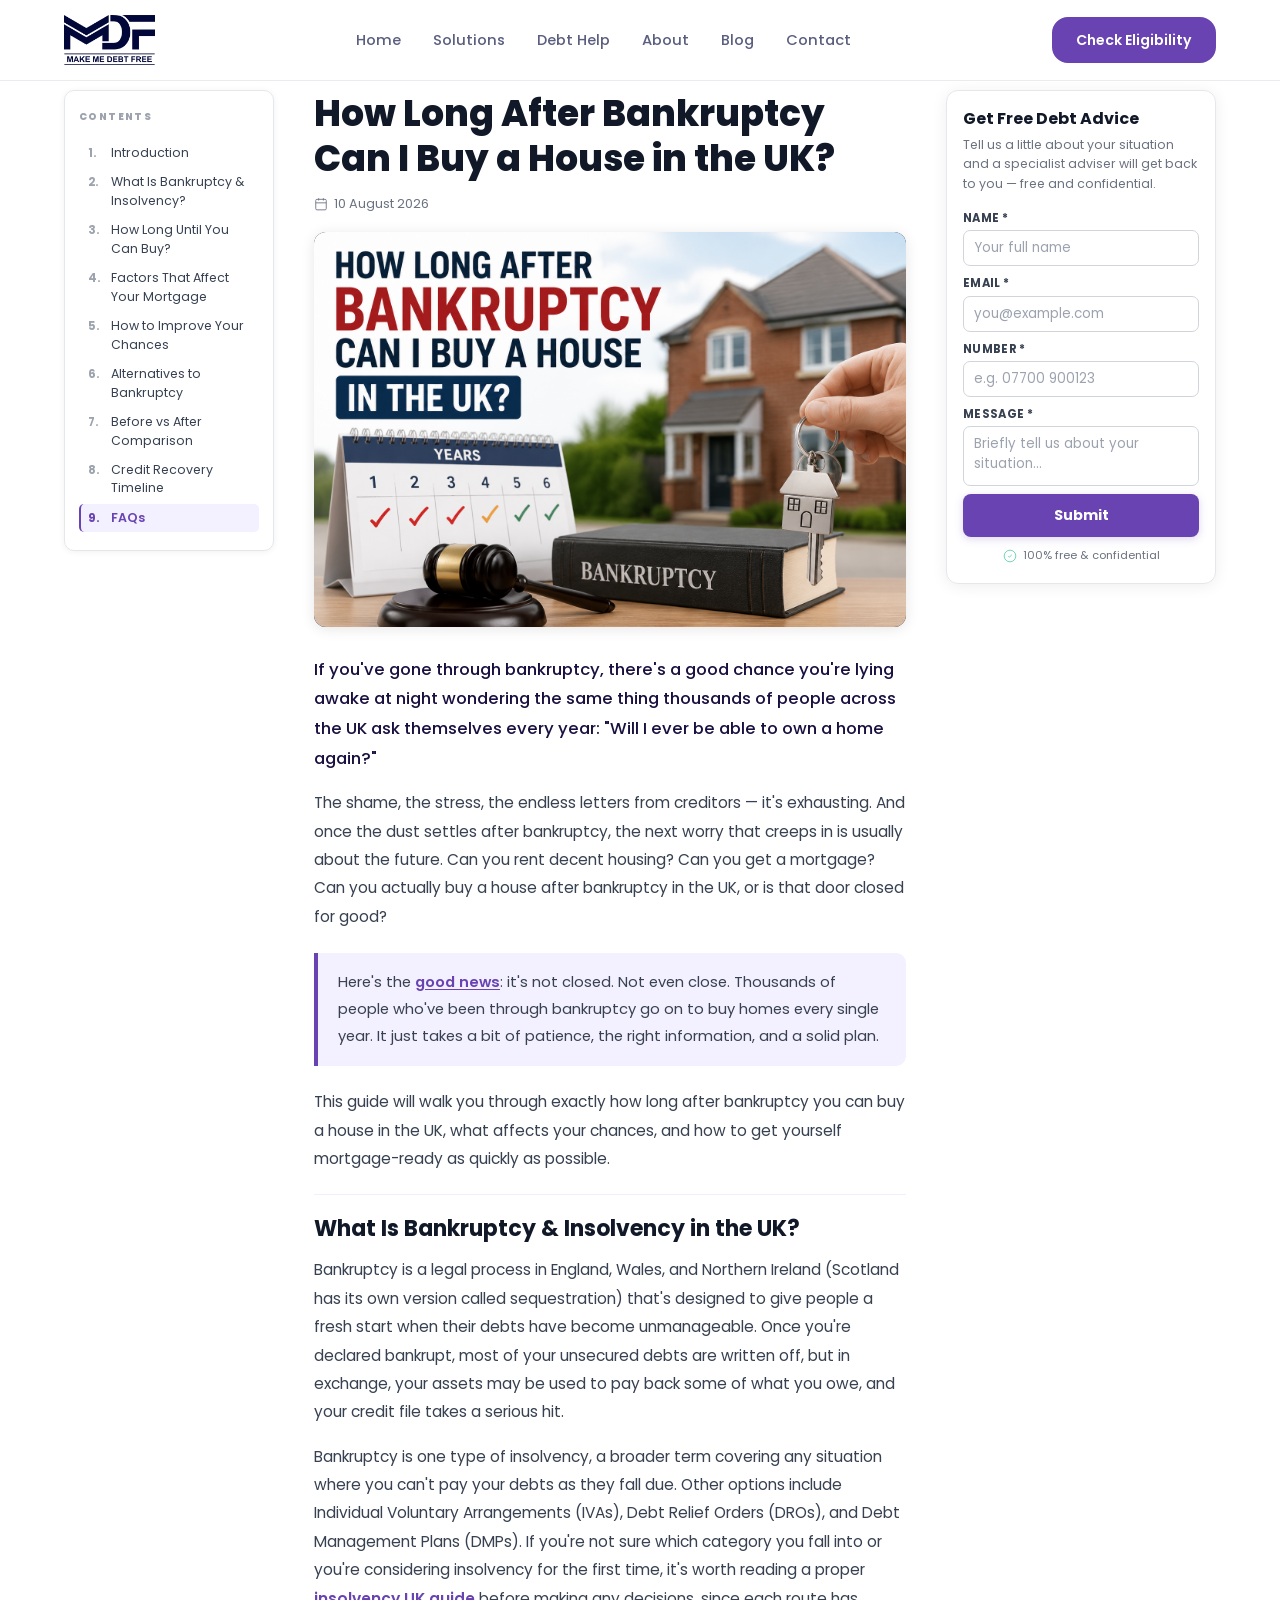
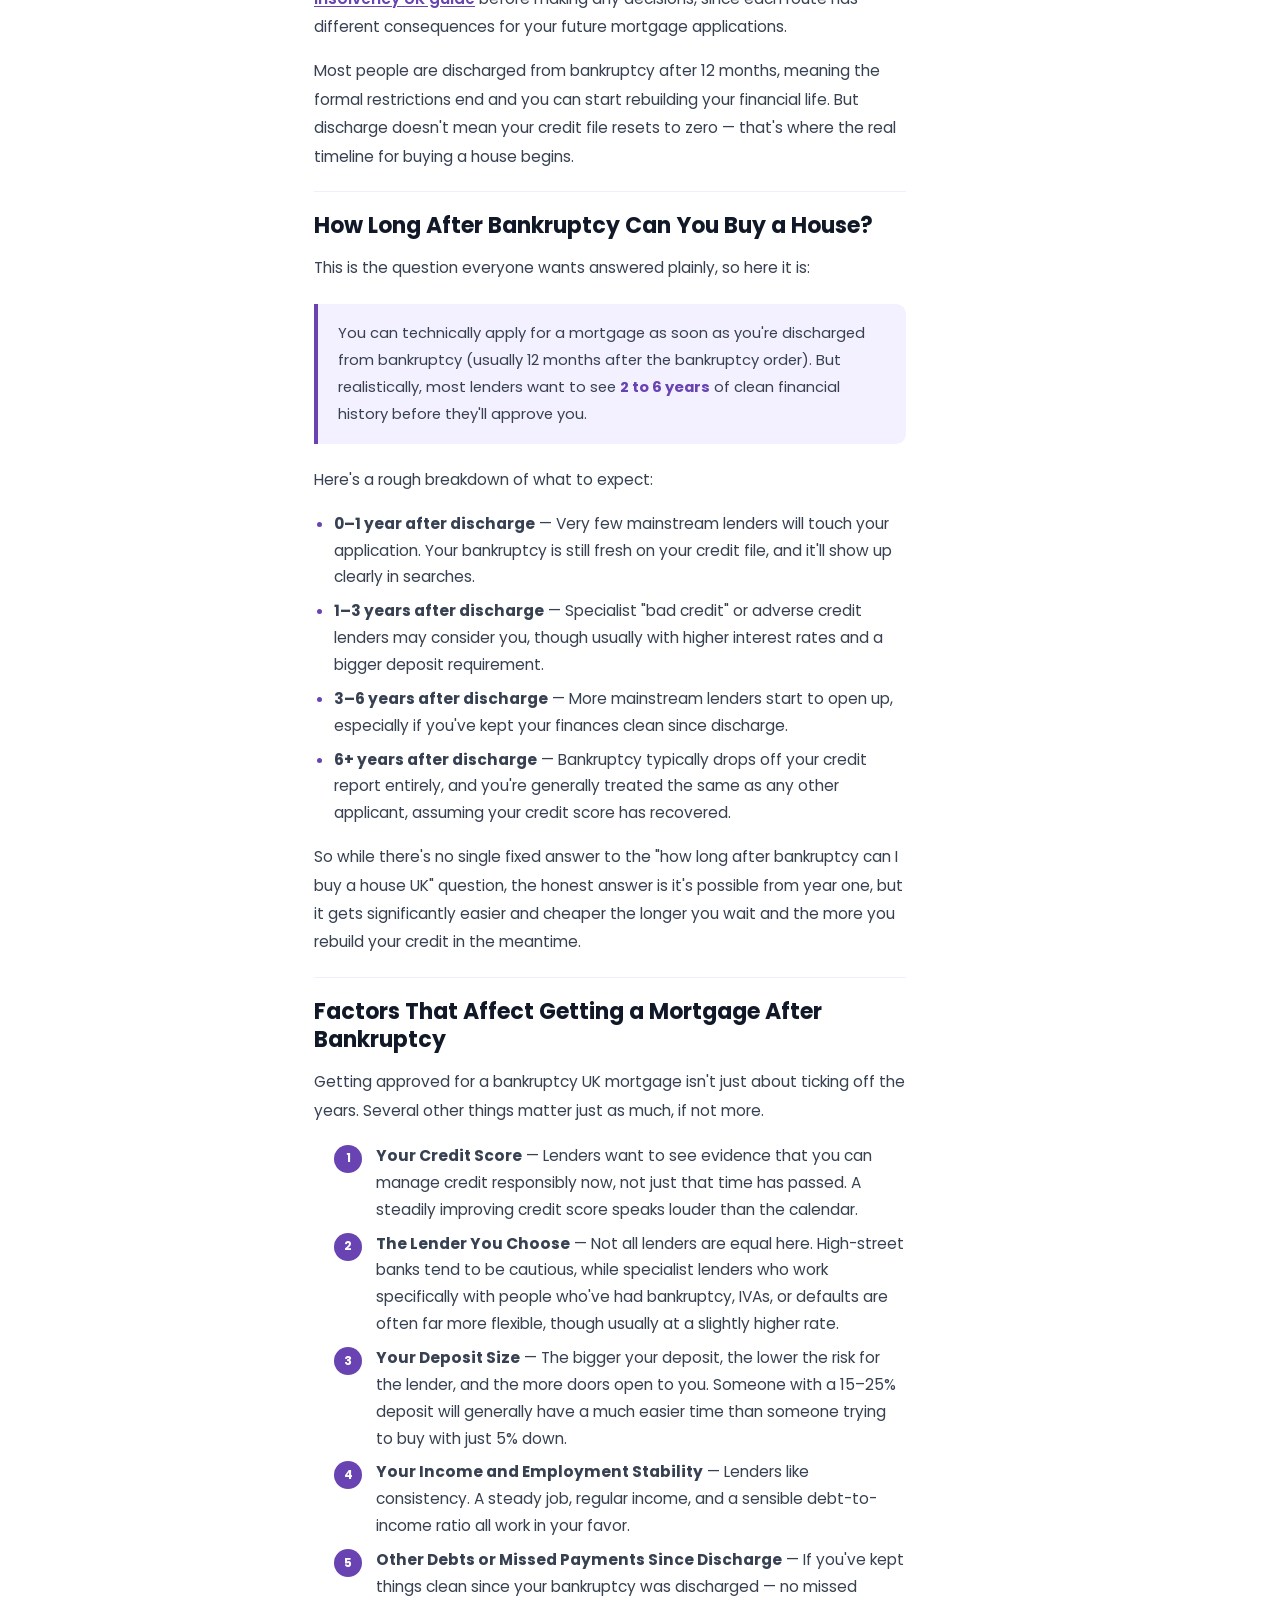
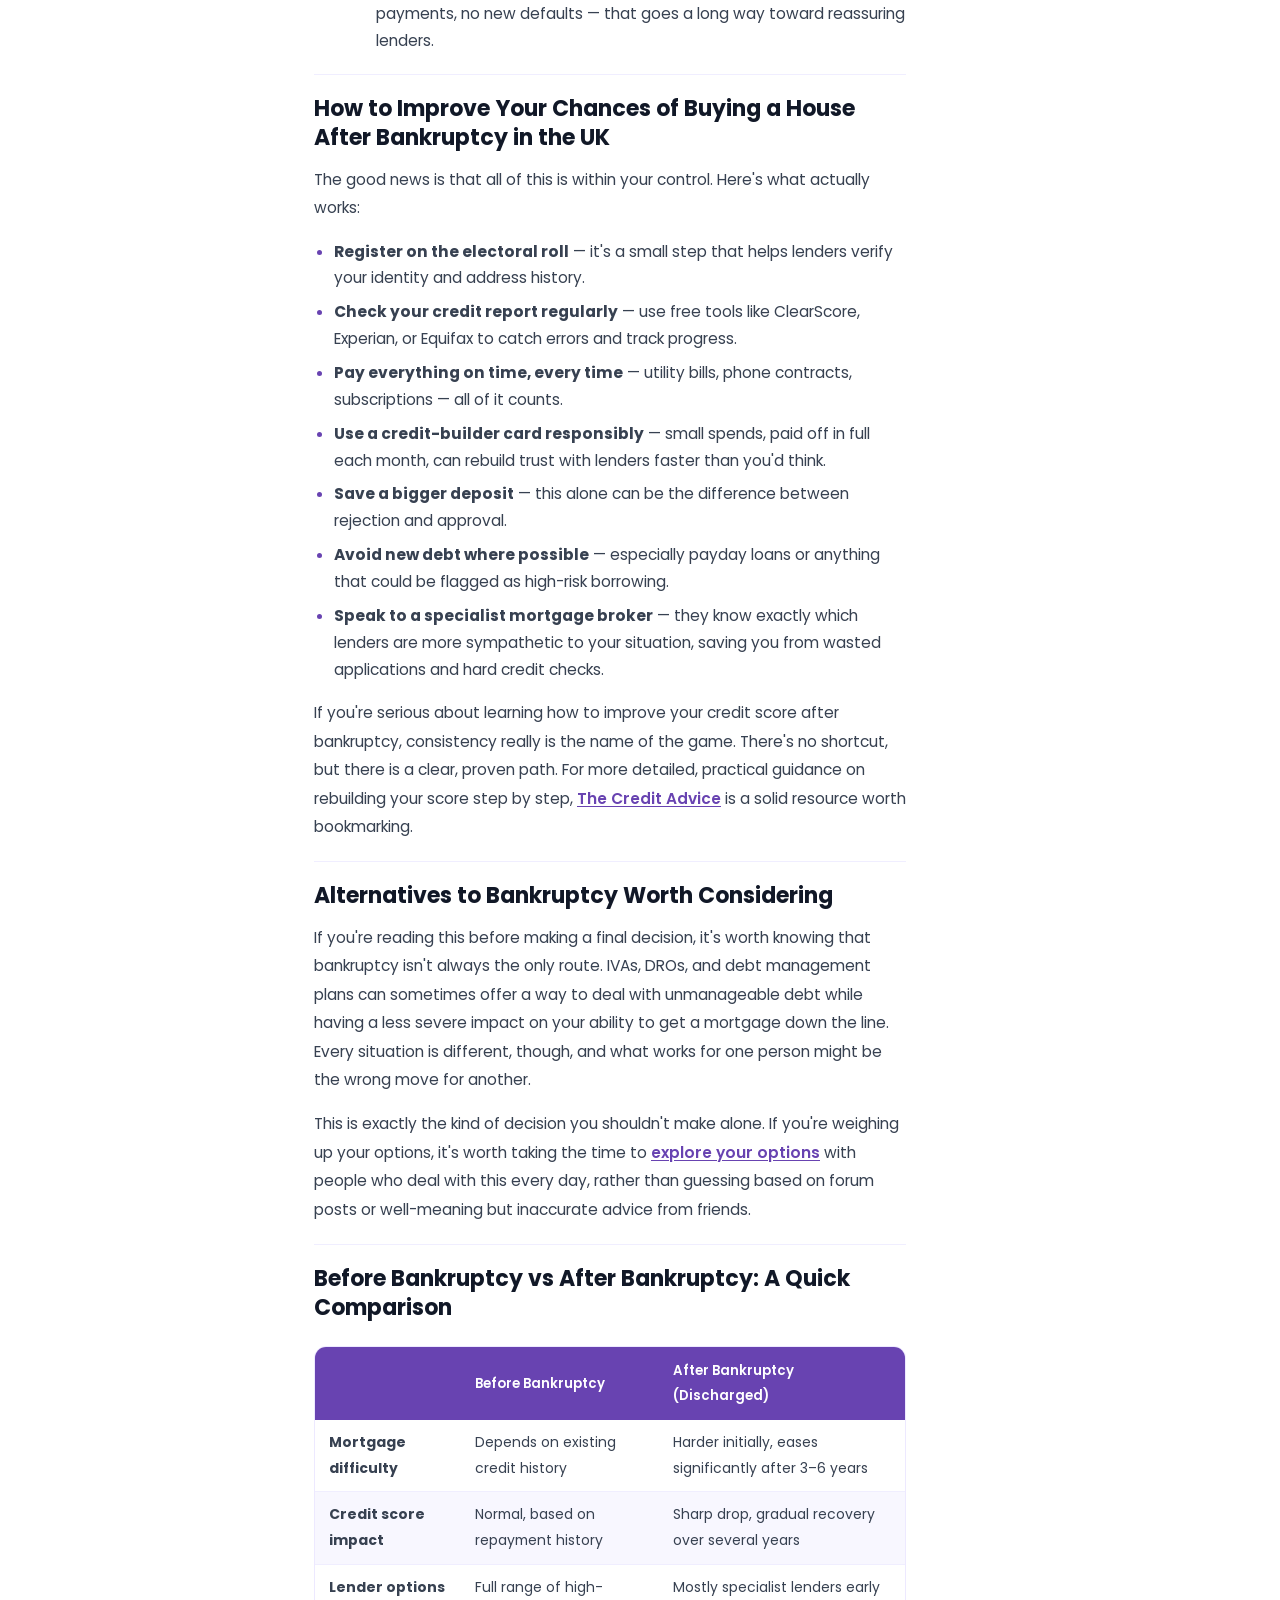
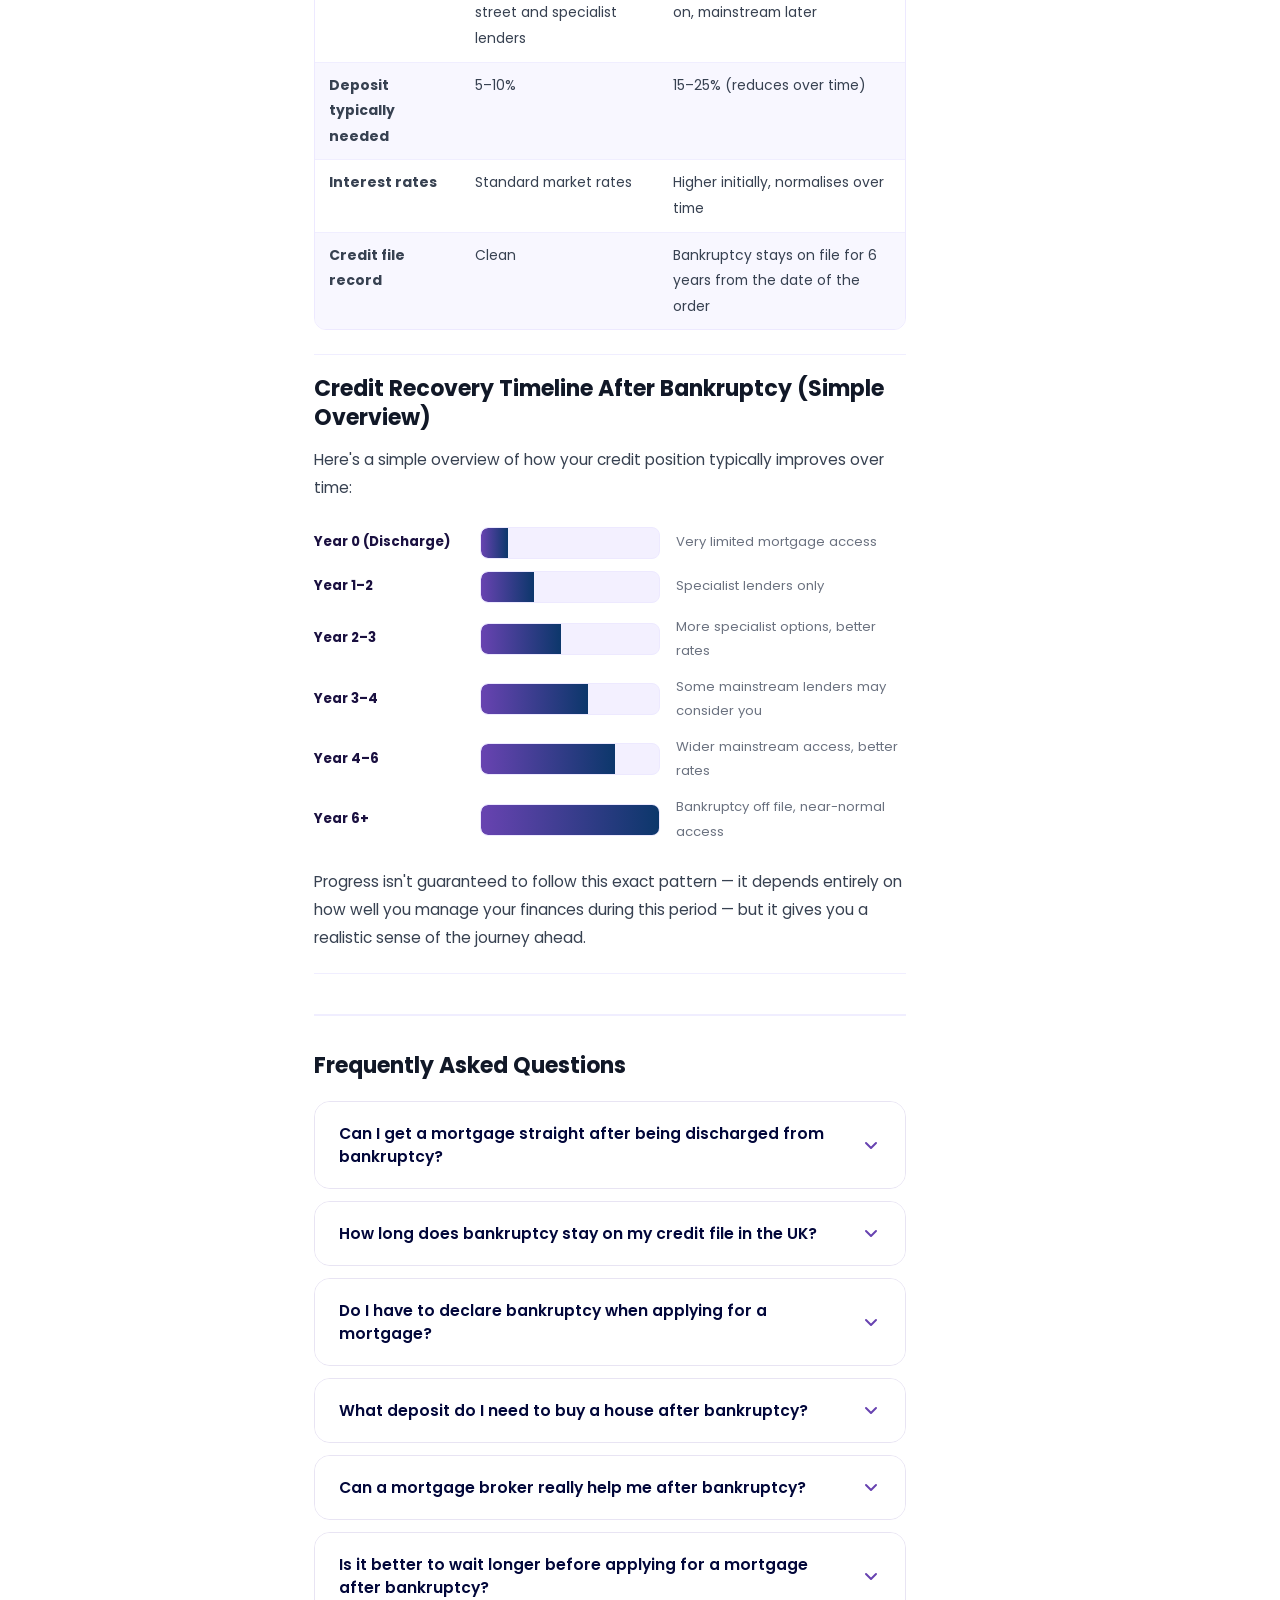
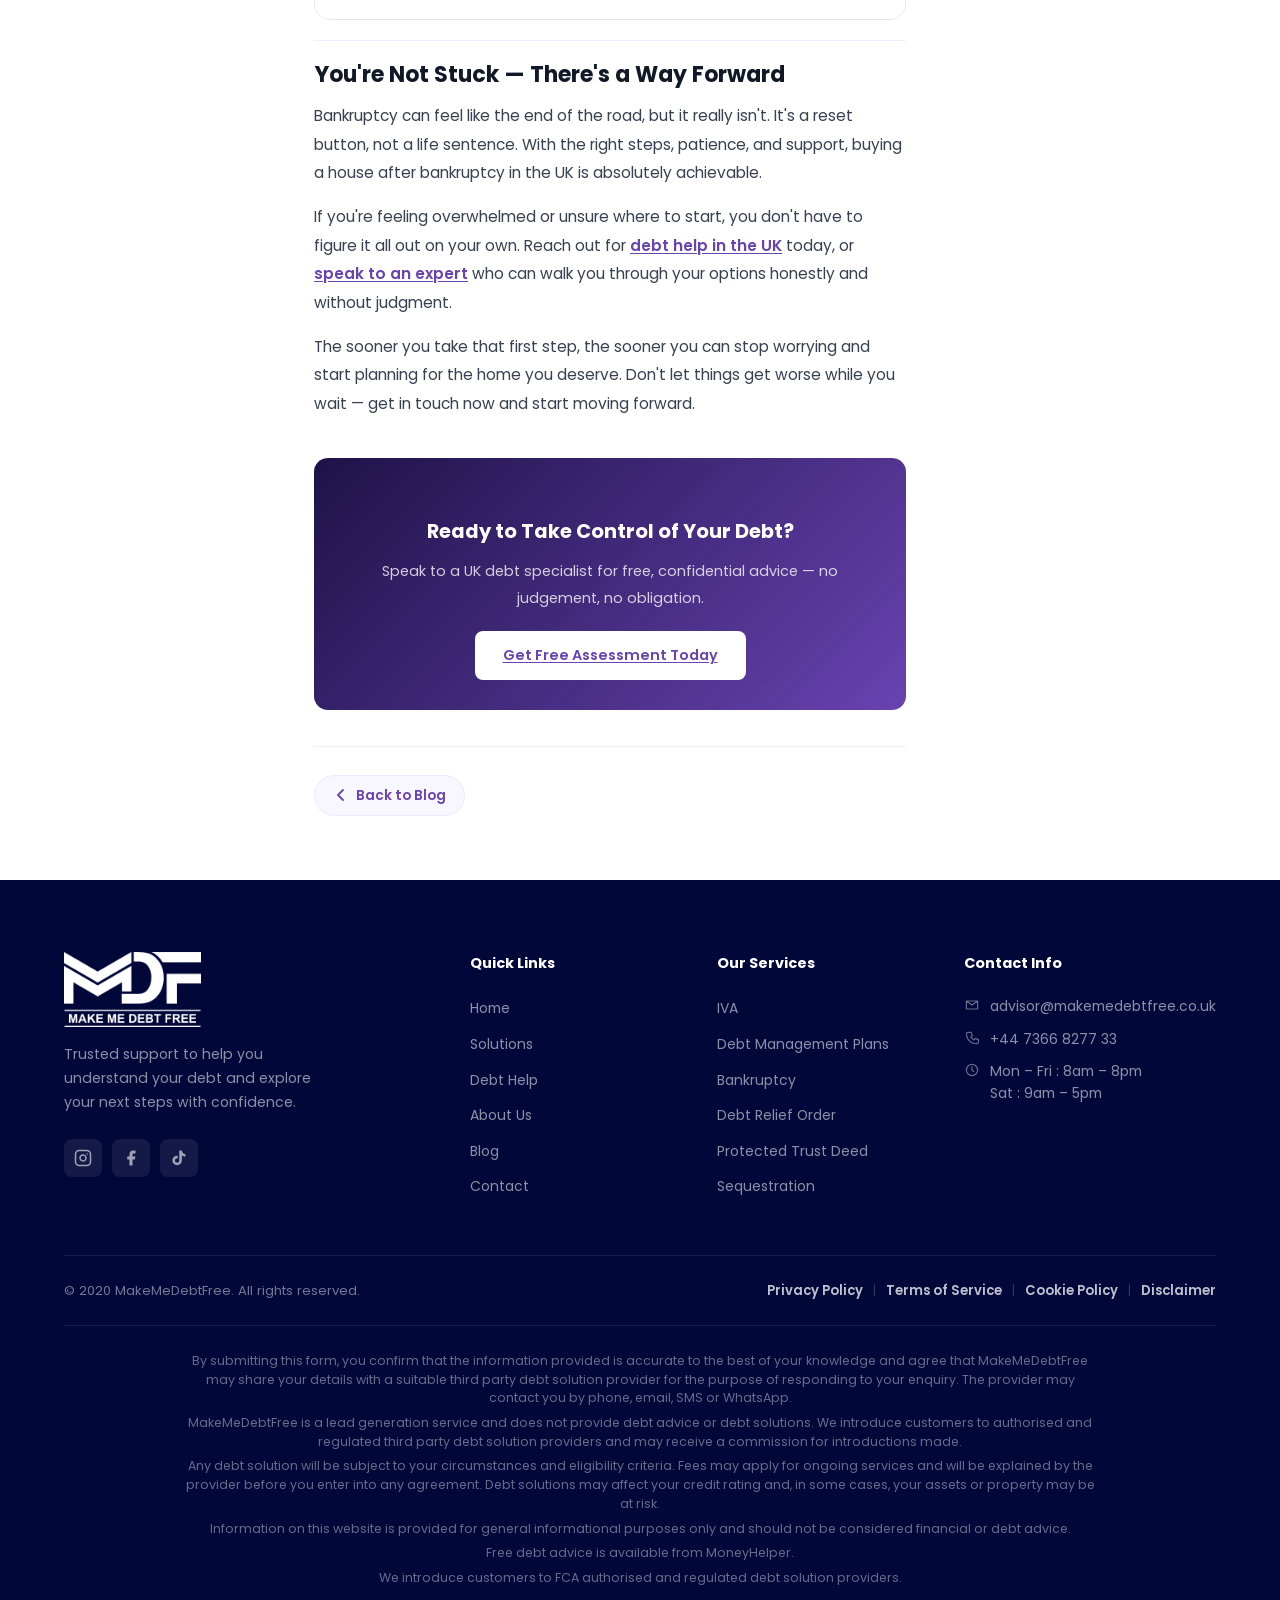
<file: blog-page/how-long-after-bankruptcy-can-i-buy-a-house-uk.html>
<!DOCTYPE html>
<html lang="en">
<head>
  <meta charset="UTF-8" />
  <meta name="viewport" content="width=device-width, initial-scale=1.0" />
  <meta name="description" content="Wondering how long after bankruptcy you can buy a house in the UK? Get the real timeline, lender tips & credit advice. Free expert help available." />
  <meta name="keywords" content="how long after bankruptcy can i buy a house uk, buy a house after bankruptcy UK, mortgage after bankruptcy UK, bankruptcy mortgage lenders UK, insolvency UK guide, improve credit score after bankruptcy" />
  <title>How Long After Bankruptcy Can I Buy a House UK? | Guide</title>
  <link rel="icon" type="image/svg+xml" href="../favicon.svg" />
  <link rel="shortcut icon" href="../favicon.svg" />
  <!-- Fonts -->
  <link rel="preconnect" href="https://fonts.googleapis.com" />
  <link rel="preconnect" href="https://fonts.gstatic.com" crossorigin />
  <link href="https://fonts.googleapis.com/css2?family=Poppins:wght@300;400;500;600;700;800&display=swap" rel="stylesheet" />
  <!-- Open Graph -->
  <meta property="og:type"                content="article" />
  <meta property="og:title"               content="How Long After Bankruptcy Can I Buy a House UK? | Guide" />
  <meta property="og:description"         content="Wondering how long after bankruptcy you can buy a house in the UK? Get the real timeline, lender tips & credit advice. Free expert help available." />
  <meta property="og:url"                 content="https://www.makemedebtfree.co.uk/blog-page/how-long-after-bankruptcy-can-i-buy-a-house-uk" />
  <meta property="og:image"               content="https://www.makemedebtfree.co.uk/blog-images/How%20Long%20After%20Bankruptcy%20Can%20I%20Buy%20a%20House%20in%20the%20UK.png" />
  <meta property="article:published_time" content="2026-08-10" />
  <!-- Stylesheets -->
  <link rel="stylesheet" href="../style.css" />
  <link rel="stylesheet" href="../css/blog.css" />

  <!-- Article Schema -->
  <script type="application/ld+json">
  {
    "@context": "https://schema.org",
    "@type": "Article",
    "headline": "How Long After Bankruptcy Can I Buy a House in the UK?",
    "description": "Wondering how long after bankruptcy you can buy a house in the UK? Get the real timeline, lender tips & credit advice. Free expert help available.",
    "author": {
      "@type": "Organization",
      "name": "Make Me Debt Free"
    },
    "publisher": {
      "@type": "Organization",
      "name": "Make Me Debt Free",
      "logo": {
        "@type": "ImageObject",
        "url": "https://www.makemedebtfree.co.uk/logo.png"
      }
    },
    "datePublished": "2026-08-10",
    "dateModified": "2026-08-10",
    "mainEntityOfPage": {
      "@type": "WebPage",
      "@id": "https://www.makemedebtfree.co.uk/blog-page/how-long-after-bankruptcy-can-i-buy-a-house-uk"
    },
    "image": "https://www.makemedebtfree.co.uk/blog-images/How%20Long%20After%20Bankruptcy%20Can%20I%20Buy%20a%20House%20in%20the%20UK.png",
    "articleSection": "Finance",
    "keywords": ["buy a house after bankruptcy UK", "mortgage after bankruptcy UK", "bankruptcy mortgage lenders UK", "insolvency UK guide", "improve credit score after bankruptcy", "debt help UK"]
  }
  </script>

  <!-- FAQ Schema -->
  <script type="application/ld+json">
  {
    "@context": "https://schema.org",
    "@type": "FAQPage",
    "mainEntity": [
      {
        "@type": "Question",
        "name": "Can I get a mortgage straight after being discharged from bankruptcy?",
        "acceptedAnswer": {
          "@type": "Answer",
          "text": "Technically yes, but very few lenders will approve you this early. It's possible with specialist lenders, though rates and deposit requirements will be steep."
        }
      },
      {
        "@type": "Question",
        "name": "How long does bankruptcy stay on my credit file in the UK?",
        "acceptedAnswer": {
          "@type": "Answer",
          "text": "Bankruptcy typically remains on your credit file for 6 years from the date of the bankruptcy order, regardless of when you're discharged."
        }
      },
      {
        "@type": "Question",
        "name": "Do I have to declare bankruptcy when applying for a mortgage?",
        "acceptedAnswer": {
          "@type": "Answer",
          "text": "Yes. Lenders carry out credit checks that will show your bankruptcy history, and being upfront about it from the start builds trust and avoids applications being rejected later in the process."
        }
      },
      {
        "@type": "Question",
        "name": "What deposit do I need to buy a house after bankruptcy?",
        "acceptedAnswer": {
          "@type": "Answer",
          "text": "Most specialist lenders ask for somewhere between 15% and 25%, though this can reduce as more time passes since your discharge."
        }
      },
      {
        "@type": "Question",
        "name": "Can a mortgage broker really help me after bankruptcy?",
        "acceptedAnswer": {
          "@type": "Answer",
          "text": "Absolutely. A good broker knows which lenders are more likely to say yes, which saves you from unnecessary rejections and protects your credit score from multiple hard searches."
        }
      },
      {
        "@type": "Question",
        "name": "Is it better to wait longer before applying for a mortgage after bankruptcy?",
        "acceptedAnswer": {
          "@type": "Answer",
          "text": "Generally, yes. The longer you wait and the more you rebuild your credit in that time, the better your rates and options will be."
        }
      }
    ]
  }
  </script>
</head>
<body>

  <!-- Scroll Progress Bar -->
  <div class="scroll-progress" id="scrollProgress"></div>

  <!-- ======== NAVBAR ======== -->
  <nav class="navbar" id="navbar">
    <div class="nav-container">
      <a href="../index.html" class="nav-logo">
        <img src="../images/mmdf-logo.png" alt="MakeMeDebtFree Logo" class="logo-img" />
      </a>
      <ul class="nav-links" id="navLinks">
        <li><a href="../index.html"           class="nav-link">Home</a></li>
        <li><a href="../index.html#solutions"  class="nav-link">Solutions</a></li>
        <li><a href="../index.html#debt-help"  class="nav-link">Debt Help</a></li>
        <li><a href="../index.html#about"      class="nav-link">About</a></li>
        <li><a href="../blog.html"             class="nav-link">Blog</a></li>
        <li><a href="../index.html#contact"    class="nav-link">Contact</a></li>
      </ul>
      <a href="../index.html#contact" class="btn btn-cta nav-cta">Check Eligibility</a>
      <button class="hamburger" id="hamburger" aria-label="Toggle navigation">
        <span></span><span></span><span></span>
      </button>
    </div>
  </nav>

  <!-- ======== ARTICLE SECTION ======== -->
  <section class="section-pad">
    <div class="container">
      <div class="blog-post-grid">

        <!-- ── LEFT: TABLE OF CONTENTS ── -->
        <aside class="blog-toc-sidebar" aria-label="Table of contents">
          <div class="blog-toc-box" id="tocBox">
            <h4>Contents</h4>
            <nav class="blog-toc-list" id="tocList">
              <a href="#intro"                 class="toc-active"><span class="blog-toc-num">1.</span> Introduction</a>
              <a href="#what-is-bankruptcy">                      <span class="blog-toc-num">2.</span> What Is Bankruptcy &amp; Insolvency?</a>
              <a href="#timeline">                                <span class="blog-toc-num">3.</span> How Long Until You Can Buy?</a>
              <a href="#factors">                                 <span class="blog-toc-num">4.</span> Factors That Affect Your Mortgage</a>
              <a href="#improve-chances">                         <span class="blog-toc-num">5.</span> How to Improve Your Chances</a>
              <a href="#alternatives">                            <span class="blog-toc-num">6.</span> Alternatives to Bankruptcy</a>
              <a href="#comparison">                              <span class="blog-toc-num">7.</span> Before vs After Comparison</a>
              <a href="#credit-recovery">                         <span class="blog-toc-num">8.</span> Credit Recovery Timeline</a>
              <a href="#faqs">                                    <span class="blog-toc-num">9.</span> FAQs</a>
            </nav>
          </div>
        </aside>

        <!-- ── CENTRE: ARTICLE CONTENT ── -->
        <div class="blog-post-content-col">

          <!-- Breadcrumb -->
          <nav class="breadcrumb" aria-label="Breadcrumb">
            <a href="../index.html">Home</a>
            <span class="breadcrumb-sep" aria-hidden="true">
              <svg width="12" height="12" viewBox="0 0 12 12" fill="none"><path d="M4 2l4 4-4 4" stroke="currentColor" stroke-width="1.4" stroke-linecap="round" stroke-linejoin="round"/></svg>
            </span>
            <a href="../blog.html">Blog</a>
            <span class="breadcrumb-sep" aria-hidden="true">
              <svg width="12" height="12" viewBox="0 0 12 12" fill="none"><path d="M4 2l4 4-4 4" stroke="currentColor" stroke-width="1.4" stroke-linecap="round" stroke-linejoin="round"/></svg>
            </span>
            <span class="breadcrumb-current">How Long After Bankruptcy Can I Buy a House in the UK?</span>
          </nav>

          <!-- Title + meta -->
          <div class="article-meta-bar">
            <h1>How Long After Bankruptcy Can I Buy a House in the UK?</h1>
            <div class="article-meta-item">
              <svg viewBox="0 0 24 24"><rect x="3" y="4" width="18" height="18" rx="2"/><line x1="16" y1="2" x2="16" y2="6"/><line x1="8" y1="2" x2="8" y2="6"/><line x1="3" y1="10" x2="21" y2="10"/></svg>
              10 August 2026
            </div>
          </div>

          <!-- Featured Image -->
          <div class="article-featured-img">
            <img src="../blog-images/How%20Long%20After%20Bankruptcy%20Can%20I%20Buy%20a%20House%20in%20the%20UK.png" alt="How Long After Bankruptcy Can I Buy a House in the UK?" />
          </div>

          <!-- Article Body -->
          <article class="article-content">

            <!-- ── SECTION 1: INTRO ── -->
            <section id="intro">
              <p class="article-lede">If you've gone through bankruptcy, there's a good chance you're lying awake at night wondering the same thing thousands of people across the UK ask themselves every year: "Will I ever be able to own a home again?"</p>
              <p>The shame, the stress, the endless letters from creditors — it's exhausting. And once the dust settles after bankruptcy, the next worry that creeps in is usually about the future. Can you rent decent housing? Can you get a mortgage? Can you actually buy a house after bankruptcy in the UK, or is that door closed for good?</p>

              <div class="article-callout">
                <p>Here's the <a href="https://www.makemedebtfree.co.uk/">good news</a>: it's not closed. Not even close. Thousands of people who've been through bankruptcy go on to buy homes every single year. It just takes a bit of patience, the right information, and a solid plan.</p>
              </div>

              <p>This guide will walk you through exactly how long after bankruptcy you can buy a house in the UK, what affects your chances, and how to get yourself mortgage-ready as quickly as possible.</p>
            </section>

            <hr />

            <!-- ── SECTION 2: WHAT IS BANKRUPTCY ── -->
            <section id="what-is-bankruptcy">
              <h2>What Is Bankruptcy &amp; Insolvency in the UK?</h2>
              <p>Bankruptcy is a legal process in England, Wales, and Northern Ireland (Scotland has its own version called sequestration) that's designed to give people a fresh start when their debts have become unmanageable. Once you're declared bankrupt, most of your unsecured debts are written off, but in exchange, your assets may be used to pay back some of what you owe, and your credit file takes a serious hit.</p>
              <p>Bankruptcy is one type of insolvency, a broader term covering any situation where you can't pay your debts as they fall due. Other options include Individual Voluntary Arrangements (IVAs), Debt Relief Orders (DROs), and Debt Management Plans (DMPs). If you're not sure which category you fall into or you're considering insolvency for the first time, it's worth reading a proper <a href="../index.html#solutions">insolvency UK guide</a> before making any decisions, since each route has different consequences for your future mortgage applications.</p>
              <p>Most people are discharged from bankruptcy after 12 months, meaning the formal restrictions end and you can start rebuilding your financial life. But discharge doesn't mean your credit file resets to zero — that's where the real timeline for buying a house begins.</p>
            </section>

            <hr />

            <!-- ── SECTION 3: TIMELINE ── -->
            <section id="timeline">
              <h2>How Long After Bankruptcy Can You Buy a House?</h2>
              <p>This is the question everyone wants answered plainly, so here it is:</p>

              <div class="article-callout">
                <p>You can technically apply for a mortgage as soon as you're discharged from bankruptcy (usually 12 months after the bankruptcy order). But realistically, most lenders want to see <strong>2 to 6 years</strong> of clean financial history before they'll approve you.</p>
              </div>

              <p>Here's a rough breakdown of what to expect:</p>
              <ul>
                <li><strong>0–1 year after discharge</strong> — Very few mainstream lenders will touch your application. Your bankruptcy is still fresh on your credit file, and it'll show up clearly in searches.</li>
                <li><strong>1–3 years after discharge</strong> — Specialist "bad credit" or adverse credit lenders may consider you, though usually with higher interest rates and a bigger deposit requirement.</li>
                <li><strong>3–6 years after discharge</strong> — More mainstream lenders start to open up, especially if you've kept your finances clean since discharge.</li>
                <li><strong>6+ years after discharge</strong> — Bankruptcy typically drops off your credit report entirely, and you're generally treated the same as any other applicant, assuming your credit score has recovered.</li>
              </ul>
              <p>So while there's no single fixed answer to the "how long after bankruptcy can I buy a house UK" question, the honest answer is it's possible from year one, but it gets significantly easier and cheaper the longer you wait and the more you rebuild your credit in the meantime.</p>
            </section>

            <hr />

            <!-- ── SECTION 4: FACTORS ── -->
            <section id="factors">
              <h2>Factors That Affect Getting a Mortgage After Bankruptcy</h2>
              <p>Getting approved for a bankruptcy UK mortgage isn't just about ticking off the years. Several other things matter just as much, if not more.</p>

              <ol class="post-steps">
                <li>
                  <span class="step-num">1</span>
                  <span><strong>Your Credit Score</strong> — Lenders want to see evidence that you can manage credit responsibly now, not just that time has passed. A steadily improving credit score speaks louder than the calendar.</span>
                </li>
                <li>
                  <span class="step-num">2</span>
                  <span><strong>The Lender You Choose</strong> — Not all lenders are equal here. High-street banks tend to be cautious, while specialist lenders who work specifically with people who've had bankruptcy, IVAs, or defaults are often far more flexible, though usually at a slightly higher rate.</span>
                </li>
                <li>
                  <span class="step-num">3</span>
                  <span><strong>Your Deposit Size</strong> — The bigger your deposit, the lower the risk for the lender, and the more doors open to you. Someone with a 15–25% deposit will generally have a much easier time than someone trying to buy with just 5% down.</span>
                </li>
                <li>
                  <span class="step-num">4</span>
                  <span><strong>Your Income and Employment Stability</strong> — Lenders like consistency. A steady job, regular income, and a sensible debt-to-income ratio all work in your favor.</span>
                </li>
                <li>
                  <span class="step-num">5</span>
                  <span><strong>Other Debts or Missed Payments Since Discharge</strong> — If you've kept things clean since your bankruptcy was discharged — no missed payments, no new defaults — that goes a long way toward reassuring lenders.</span>
                </li>
              </ol>
            </section>

            <hr />

            <!-- ── SECTION 5: IMPROVE CHANCES ── -->
            <section id="improve-chances">
              <h2>How to Improve Your Chances of Buying a House After Bankruptcy in the UK</h2>
              <p>The good news is that all of this is within your control. Here's what actually works:</p>
              <ul>
                <li><strong>Register on the electoral roll</strong> — it's a small step that helps lenders verify your identity and address history.</li>
                <li><strong>Check your credit report regularly</strong> — use free tools like ClearScore, Experian, or Equifax to catch errors and track progress.</li>
                <li><strong>Pay everything on time, every time</strong> — utility bills, phone contracts, subscriptions — all of it counts.</li>
                <li><strong>Use a credit-builder card responsibly</strong> — small spends, paid off in full each month, can rebuild trust with lenders faster than you'd think.</li>
                <li><strong>Save a bigger deposit</strong> — this alone can be the difference between rejection and approval.</li>
                <li><strong>Avoid new debt where possible</strong> — especially payday loans or anything that could be flagged as high-risk borrowing.</li>
                <li><strong>Speak to a specialist mortgage broker</strong> — they know exactly which lenders are more sympathetic to your situation, saving you from wasted applications and hard credit checks.</li>
              </ul>
              <p>If you're serious about learning how to improve your credit score after bankruptcy, consistency really is the name of the game. There's no shortcut, but there is a clear, proven path. For more detailed, practical guidance on rebuilding your score step by step, <a href="https://thecreditadvice.co.uk/">The Credit Advice</a> is a solid resource worth bookmarking.</p>
            </section>

            <hr />

            <!-- ── SECTION 6: ALTERNATIVES ── -->
            <section id="alternatives">
              <h2>Alternatives to Bankruptcy Worth Considering</h2>
              <p>If you're reading this before making a final decision, it's worth knowing that bankruptcy isn't always the only route. IVAs, DROs, and debt management plans can sometimes offer a way to deal with unmanageable debt while having a less severe impact on your ability to get a mortgage down the line. Every situation is different, though, and what works for one person might be the wrong move for another.</p>
              <p>This is exactly the kind of decision you shouldn't make alone. If you're weighing up your options, it's worth taking the time to <a href="https://debtfreepath.co.uk/">explore your options</a> with people who deal with this every day, rather than guessing based on forum posts or well-meaning but inaccurate advice from friends.</p>
            </section>

            <hr />

            <!-- ── SECTION 7: COMPARISON TABLE ── -->
            <section id="comparison">
              <h2>Before Bankruptcy vs After Bankruptcy: A Quick Comparison</h2>
              <div class="post-table-wrap">
                <table class="post-table">
                  <thead>
                    <tr>
                      <th></th>
                      <th>Before Bankruptcy</th>
                      <th>After Bankruptcy (Discharged)</th>
                    </tr>
                  </thead>
                  <tbody>
                    <tr>
                      <td><strong>Mortgage difficulty</strong></td>
                      <td>Depends on existing credit history</td>
                      <td>Harder initially, eases significantly after 3–6 years</td>
                    </tr>
                    <tr>
                      <td><strong>Credit score impact</strong></td>
                      <td>Normal, based on repayment history</td>
                      <td>Sharp drop, gradual recovery over several years</td>
                    </tr>
                    <tr>
                      <td><strong>Lender options</strong></td>
                      <td>Full range of high-street and specialist lenders</td>
                      <td>Mostly specialist lenders early on, mainstream later</td>
                    </tr>
                    <tr>
                      <td><strong>Deposit typically needed</strong></td>
                      <td>5–10%</td>
                      <td>15–25% (reduces over time)</td>
                    </tr>
                    <tr>
                      <td><strong>Interest rates</strong></td>
                      <td>Standard market rates</td>
                      <td>Higher initially, normalises over time</td>
                    </tr>
                    <tr>
                      <td><strong>Credit file record</strong></td>
                      <td>Clean</td>
                      <td>Bankruptcy stays on file for 6 years from the date of the order</td>
                    </tr>
                  </tbody>
                </table>
              </div>
            </section>

            <hr />

            <!-- ── SECTION 8: CREDIT RECOVERY TIMELINE ── -->
            <section id="credit-recovery">
              <h2>Credit Recovery Timeline After Bankruptcy (Simple Overview)</h2>
              <p>Here's a simple overview of how your credit position typically improves over time:</p>

              <div class="credit-timeline">
                <div class="credit-timeline-row">
                  <div class="credit-timeline-year">Year 0 (Discharge)</div>
                  <div class="credit-timeline-bar"><div class="credit-timeline-fill" style="width:15%"></div></div>
                  <div class="credit-timeline-desc">Very limited mortgage access</div>
                </div>
                <div class="credit-timeline-row">
                  <div class="credit-timeline-year">Year 1–2</div>
                  <div class="credit-timeline-bar"><div class="credit-timeline-fill" style="width:30%"></div></div>
                  <div class="credit-timeline-desc">Specialist lenders only</div>
                </div>
                <div class="credit-timeline-row">
                  <div class="credit-timeline-year">Year 2–3</div>
                  <div class="credit-timeline-bar"><div class="credit-timeline-fill" style="width:45%"></div></div>
                  <div class="credit-timeline-desc">More specialist options, better rates</div>
                </div>
                <div class="credit-timeline-row">
                  <div class="credit-timeline-year">Year 3–4</div>
                  <div class="credit-timeline-bar"><div class="credit-timeline-fill" style="width:60%"></div></div>
                  <div class="credit-timeline-desc">Some mainstream lenders may consider you</div>
                </div>
                <div class="credit-timeline-row">
                  <div class="credit-timeline-year">Year 4–6</div>
                  <div class="credit-timeline-bar"><div class="credit-timeline-fill" style="width:75%"></div></div>
                  <div class="credit-timeline-desc">Wider mainstream access, better rates</div>
                </div>
                <div class="credit-timeline-row">
                  <div class="credit-timeline-year">Year 6+</div>
                  <div class="credit-timeline-bar"><div class="credit-timeline-fill" style="width:100%"></div></div>
                  <div class="credit-timeline-desc">Bankruptcy off file, near-normal access</div>
                </div>
              </div>

              <p>Progress isn't guaranteed to follow this exact pattern — it depends entirely on how well you manage your finances during this period — but it gives you a realistic sense of the journey ahead.</p>
            </section>

            <hr />

            <!-- ── SECTION 9: FAQS ── -->
            <div class="article-faq" id="faqs">
              <h2>Frequently Asked Questions</h2>
              <div class="faq-list">

                <div class="faq-item">
                  <button class="faq-question" aria-expanded="false">
                    <span>Can I get a mortgage straight after being discharged from bankruptcy?</span>
                    <svg class="faq-icon" width="20" height="20" viewBox="0 0 20 20" fill="none"><path d="M5 8l5 5 5-5" stroke="currentColor" stroke-width="2" stroke-linecap="round" stroke-linejoin="round"/></svg>
                  </button>
                  <div class="faq-answer">
                    <p>Technically yes, but very few lenders will approve you this early. It's possible with specialist lenders, though rates and deposit requirements will be steep.</p>
                  </div>
                </div>

                <div class="faq-item">
                  <button class="faq-question" aria-expanded="false">
                    <span>How long does bankruptcy stay on my credit file in the UK?</span>
                    <svg class="faq-icon" width="20" height="20" viewBox="0 0 20 20" fill="none"><path d="M5 8l5 5 5-5" stroke="currentColor" stroke-width="2" stroke-linecap="round" stroke-linejoin="round"/></svg>
                  </button>
                  <div class="faq-answer">
                    <p>Bankruptcy typically remains on your credit file for 6 years from the date of the bankruptcy order, regardless of when you're discharged.</p>
                  </div>
                </div>

                <div class="faq-item">
                  <button class="faq-question" aria-expanded="false">
                    <span>Do I have to declare bankruptcy when applying for a mortgage?</span>
                    <svg class="faq-icon" width="20" height="20" viewBox="0 0 20 20" fill="none"><path d="M5 8l5 5 5-5" stroke="currentColor" stroke-width="2" stroke-linecap="round" stroke-linejoin="round"/></svg>
                  </button>
                  <div class="faq-answer">
                    <p>Yes. Lenders carry out credit checks that will show your bankruptcy history, and being upfront about it from the start builds trust and avoids applications being rejected later in the process.</p>
                  </div>
                </div>

                <div class="faq-item">
                  <button class="faq-question" aria-expanded="false">
                    <span>What deposit do I need to buy a house after bankruptcy?</span>
                    <svg class="faq-icon" width="20" height="20" viewBox="0 0 20 20" fill="none"><path d="M5 8l5 5 5-5" stroke="currentColor" stroke-width="2" stroke-linecap="round" stroke-linejoin="round"/></svg>
                  </button>
                  <div class="faq-answer">
                    <p>Most specialist lenders ask for somewhere between 15% and 25%, though this can reduce as more time passes since your discharge.</p>
                  </div>
                </div>

                <div class="faq-item">
                  <button class="faq-question" aria-expanded="false">
                    <span>Can a mortgage broker really help me after bankruptcy?</span>
                    <svg class="faq-icon" width="20" height="20" viewBox="0 0 20 20" fill="none"><path d="M5 8l5 5 5-5" stroke="currentColor" stroke-width="2" stroke-linecap="round" stroke-linejoin="round"/></svg>
                  </button>
                  <div class="faq-answer">
                    <p>Absolutely. A good broker knows which lenders are more likely to say yes, which saves you from unnecessary rejections and protects your credit score from multiple hard searches.</p>
                  </div>
                </div>

                <div class="faq-item">
                  <button class="faq-question" aria-expanded="false">
                    <span>Is it better to wait longer before applying for a mortgage after bankruptcy?</span>
                    <svg class="faq-icon" width="20" height="20" viewBox="0 0 20 20" fill="none"><path d="M5 8l5 5 5-5" stroke="currentColor" stroke-width="2" stroke-linecap="round" stroke-linejoin="round"/></svg>
                  </button>
                  <div class="faq-answer">
                    <p>Generally, yes. The longer you wait and the more you rebuild your credit in that time, the better your rates and options will be.</p>
                  </div>
                </div>

              </div>
            </div>

            <hr />

            <!-- ── CLOSING ── -->
            <section id="next-steps">
              <h2>You're Not Stuck — There's a Way Forward</h2>
              <p>Bankruptcy can feel like the end of the road, but it really isn't. It's a reset button, not a life sentence. With the right steps, patience, and support, buying a house after bankruptcy in the UK is absolutely achievable.</p>
              <p>If you're feeling overwhelmed or unsure where to start, you don't have to figure it all out on your own. Reach out for <a href="../index.html#contact">debt help in the UK</a> today, or <a href="https://debtfreepath.co.uk/contact">speak to an expert</a> who can walk you through your options honestly and without judgment.</p>
              <p>The sooner you take that first step, the sooner you can stop worrying and start planning for the home you deserve. Don't let things get worse while you wait — get in touch now and start moving forward.</p>
            </section>

            <!-- CTA Strip -->
            <div class="article-cta-strip">
              <h3>Ready to Take Control of Your Debt?</h3>
              <p>Speak to a UK debt specialist for free, confidential advice — no judgement, no obligation.</p>
              <a href="../index.html#contact" class="btn-white">Get Free Assessment Today</a>
            </div>

          </article><!-- /article-content -->

          <!-- Back to Blog -->
          <div class="back-to-blogs-bar">
            <a href="../blog.html" class="btn-outline">
              <svg width="16" height="16" viewBox="0 0 16 16" fill="none"><path d="M10 3L5 8l5 5" stroke="currentColor" stroke-width="1.8" stroke-linecap="round" stroke-linejoin="round"/></svg>
              Back to Blog
            </a>
          </div>

        </div><!-- /blog-post-content-col -->

        <!-- ── RIGHT: CONTACT FORM ── -->
        <aside class="blog-contact-sidebar" aria-label="Contact form">
          <div class="blog-contact-card">
            <h4>Get Free Debt Advice</h4>
            <p>Tell us a little about your situation and a specialist adviser will get back to you — free and confidential.</p>

            <form id="sidebarContactForm" data-wit-form="blog-sidebar-form" novalidate>
              <div class="form-group">
                <label for="sbName">Name *</label>
                <input type="text" id="sbName" name="name" placeholder="Your full name" autocomplete="name" />
                <p class="field-error" id="sbNameError">Please enter your name.</p>
              </div>
              <div class="form-group">
                <label for="sbEmail">Email *</label>
                <input type="email" id="sbEmail" name="email" placeholder="you@example.com" autocomplete="email" />
                <p class="field-error" id="sbEmailError">Please enter a valid email address.</p>
              </div>
              <div class="form-group">
                <label for="sbPhone">Number *</label>
                <input type="tel" id="sbPhone" name="phone" placeholder="e.g. 07700 900123" autocomplete="tel" />
                <p class="field-error" id="sbPhoneError">Please enter a valid phone number.</p>
              </div>
              <div class="form-group">
                <label for="sbMessage">Message *</label>
                <textarea id="sbMessage" name="message" placeholder="Briefly tell us about your situation…" rows="2"></textarea>
                <p class="field-error" id="sbMessageError">Please write a brief message.</p>
              </div>
              <button type="submit" class="btn btn-primary btn-sidebar-submit" id="sbSubmitBtn">Submit</button>
            </form>

            <div class="blog-contact-note">
              <svg viewBox="0 0 24 24"><path d="M9 12l2 2 4-4"/><circle cx="12" cy="12" r="10"/></svg>
              100% free &amp; confidential
            </div>
          </div>
        </aside>

      </div><!-- /blog-post-grid -->
    </div><!-- /container -->
  </section>

  <!-- ======== FOOTER ======== -->
  <footer class="footer">
    <div class="container">
      <div class="footer-grid">

        <div class="footer-brand">
          <a href="../index.html" class="nav-logo footer-logo">
            <img src="../images/mmdf--logo.png" alt="MakeMeDebtFree Logo" class="logo-img logo-img-footer" />
          </a>
          <p class="footer-tagline">Trusted support to help you understand your debt and explore your next steps with confidence.</p>
          <div class="social-icons">
            <a href="https://www.instagram.com/make_me_debtfree?igsh=MWhuM2wwbDEwMGM4bw==" class="social-icon" aria-label="Instagram" target="_blank" rel="noopener noreferrer">
              <svg width="18" height="18" viewBox="0 0 24 24" fill="none" stroke="currentColor" stroke-width="2"><rect x="2" y="2" width="20" height="20" rx="5"/><path d="M16 11.37A4 4 0 1112.63 8 4 4 0 0116 11.37z"/><circle cx="17.5" cy="6.5" r="1" fill="currentColor" stroke="none"/></svg>
            </a>
            <a href="https://www.facebook.com/profile.php?id=61590639645788" class="social-icon" aria-label="Facebook" target="_blank" rel="noopener noreferrer">
              <svg width="18" height="18" viewBox="0 0 24 24" fill="currentColor"><path d="M18 2h-3a5 5 0 00-5 5v3H7v4h3v8h4v-8h3l1-4h-4V7a1 1 0 011-1h3z"/></svg>
            </a>
            <a href="https://www.tiktok.com/@make.me.debt.free" class="social-icon" aria-label="TikTok" target="_blank" rel="noopener noreferrer">
              <svg width="18" height="18" viewBox="0 0 24 24" fill="currentColor"><path d="M19.59 6.69a4.83 4.83 0 01-3.77-4.25V2h-3.45v13.67a2.89 2.89 0 01-2.88 2.5 2.89 2.89 0 01-2.89-2.89 2.89 2.89 0 012.89-2.89c.28 0 .54.04.79.1V9.01a6.33 6.33 0 00-.79-.05 6.34 6.34 0 00-6.34 6.34 6.34 6.34 0 006.34 6.34 6.34 6.34 0 006.33-6.34V8.79a8.18 8.18 0 004.78 1.52V6.85a4.85 4.85 0 01-1.01-.16z"/></svg>
            </a>
          </div>
        </div>

        <div class="footer-col">
          <h5>Quick Links</h5>
          <ul>
            <li><a href="../index.html">Home</a></li>
            <li><a href="../index.html#solutions">Solutions</a></li>
            <li><a href="../index.html#debt-help">Debt Help</a></li>
            <li><a href="../index.html#about">About Us</a></li>
            <li><a href="../blog.html">Blog</a></li>
            <li><a href="../index.html#contact">Contact</a></li>
          </ul>
        </div>

        <div class="footer-col">
          <h5>Our Services</h5>
          <ul>
            <li><a href="../index.html#solutions">IVA</a></li>
            <li><a href="../index.html#solutions">Debt Management Plans</a></li>
            <li><a href="../index.html#solutions">Bankruptcy</a></li>
            <li><a href="../index.html#solutions">Debt Relief Order</a></li>
            <li><a href="../index.html#solutions">Protected Trust Deed</a></li>
            <li><a href="../index.html#solutions">Sequestration</a></li>
          </ul>
        </div>

        <div class="footer-col">
          <h5>Contact Info</h5>
          <ul class="contact-list">
            <li>
              <svg width="16" height="16" viewBox="0 0 20 20" fill="none"><path d="M3 5l7 5 7-5M3 5h14v10H3V5z" stroke="currentColor" stroke-width="1.5" stroke-linejoin="round"/></svg>
              advisor@makemedebtfree.co.uk
            </li>
            <li>
              <svg width="16" height="16" viewBox="0 0 20 20" fill="none"><path d="M6 3h3l1.5 4-2 1.5c.8 1.8 2.2 3.2 4 4l1.5-2L18 12v3c0 1-1 2-2 2C7 17 3 10 3 5c0-1 1-2 2-2h1z" stroke="currentColor" stroke-width="1.5" stroke-linejoin="round"/></svg>
              +44 7366 8277 33
            </li>
            <li>
              <svg width="16" height="16" viewBox="0 0 20 20" fill="none"><circle cx="10" cy="10" r="7" stroke="currentColor" stroke-width="1.5"/><path d="M10 6v4l2 2" stroke="currentColor" stroke-width="1.5" stroke-linecap="round"/></svg>
              Mon &ndash; Fri : 8am &ndash; 8pm<br>Sat : 9am &ndash; 5pm
            </li>
          </ul>
        </div>

      </div>

      <div class="footer-bottom">
        <p class="footer-copy">&copy; 2020 MakeMeDebtFree. All rights reserved.</p>
        <div class="footer-legal-links">
          <a href="../pages/privacy-policy.html">Privacy Policy</a>
          <span class="sep">|</span>
          <a href="../pages/terms-of-services.html">Terms of Service</a>
          <span class="sep">|</span>
          <a href="../pages/cookie-policy.html">Cookie Policy</a>
          <span class="sep">|</span>
          <a href="../pages/disclaimer.html">Disclaimer</a>
        </div>
      </div>

      <div class="footer-disclaimer">
        <p>By submitting this form, you confirm that the information provided is accurate to the best of your knowledge and agree that MakeMeDebtFree may share your details with a suitable third party debt solution provider for the purpose of responding to your enquiry. The provider may contact you by phone, email, SMS or WhatsApp.</p>
        <p>MakeMeDebtFree is a lead generation service and does not provide debt advice or debt solutions. We introduce customers to authorised and regulated third party debt solution providers and may receive a commission for introductions made.</p>
        <p>Any debt solution will be subject to your circumstances and eligibility criteria. Fees may apply for ongoing services and will be explained by the provider before you enter into any agreement. Debt solutions may affect your credit rating and, in some cases, your assets or property may be at risk.</p>
        <p>Information on this website is provided for general informational purposes only and should not be considered financial or debt advice.</p>
        <p>Free debt advice is available from MoneyHelper.</p>
        <p>We introduce customers to FCA authorised and regulated debt solution providers.</p>
      </div>
    </div>
  </footer>

  <!-- Back to Top -->
  <button class="back-to-top" id="backToTop" aria-label="Back to top">
    <svg width="20" height="20" viewBox="0 0 20 20" fill="none">
      <path d="M5 12l5-5 5 5" stroke="currentColor" stroke-width="2" stroke-linecap="round" stroke-linejoin="round"/>
    </svg>
  </button>

  <!-- ======== THANK YOU MODAL ======== -->
  <div class="modal-overlay" id="thankYouModal" role="dialog" aria-modal="true" aria-labelledby="modalTitle">
    <div class="modal-box">
      <div class="modal-icon">
        <svg viewBox="0 0 24 24"><polyline points="20 6 9 17 4 12"/></svg>
      </div>
      <h3 id="modalTitle">Enquiry Received!</h3>
      <p>Thank you for getting in touch. One of our specialist debt advisers will review your enquiry and respond within <strong>one working day</strong>. You're in safe hands.</p>
      <button id="modalCloseBtn" class="btn btn-primary modal-close-btn">Close</button>
    </div>
  </div>

  <script src="../script.js"></script>
  <script src="../js/blog.js"></script>
  <script src="https://crm.bizzbuzzcreations.com/wit.js" data-tracking-id="wit_f7eea37e7c3071fa37175c87" async></script>
</body>
</html>
</file>
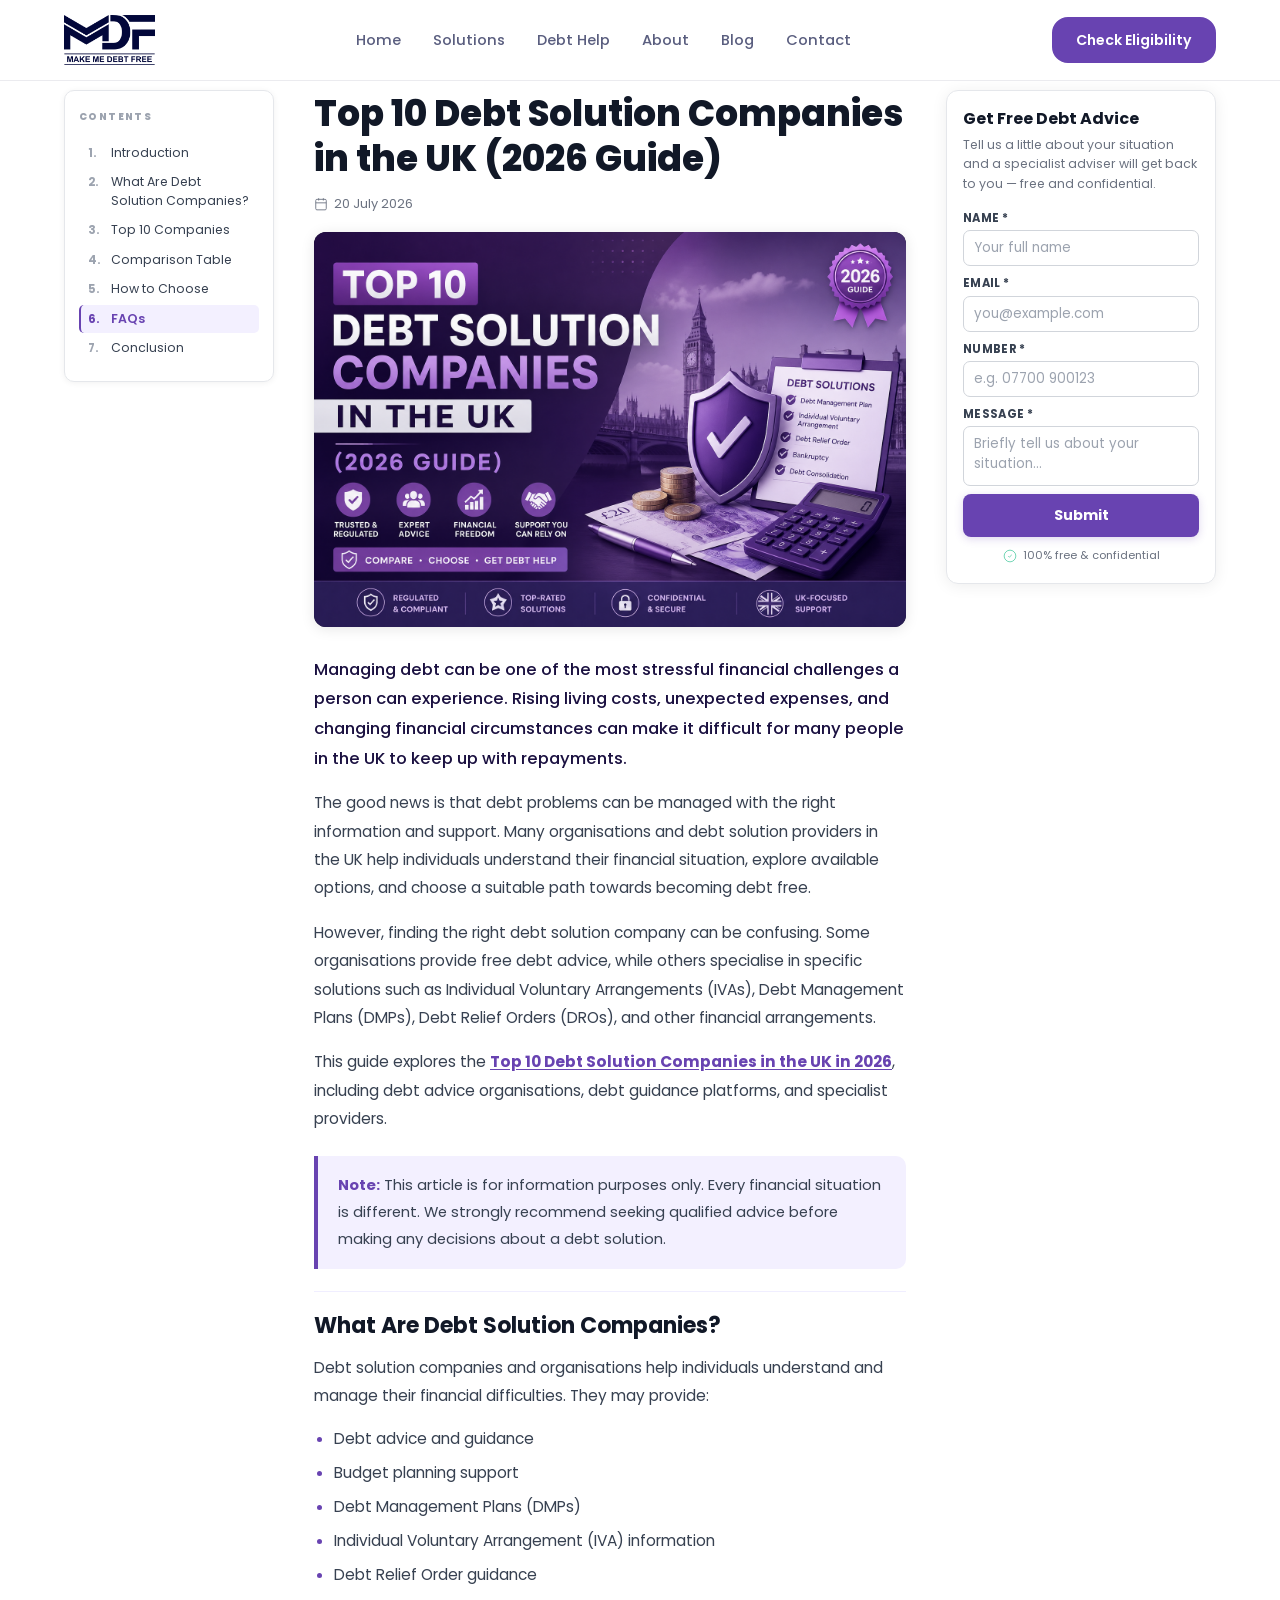
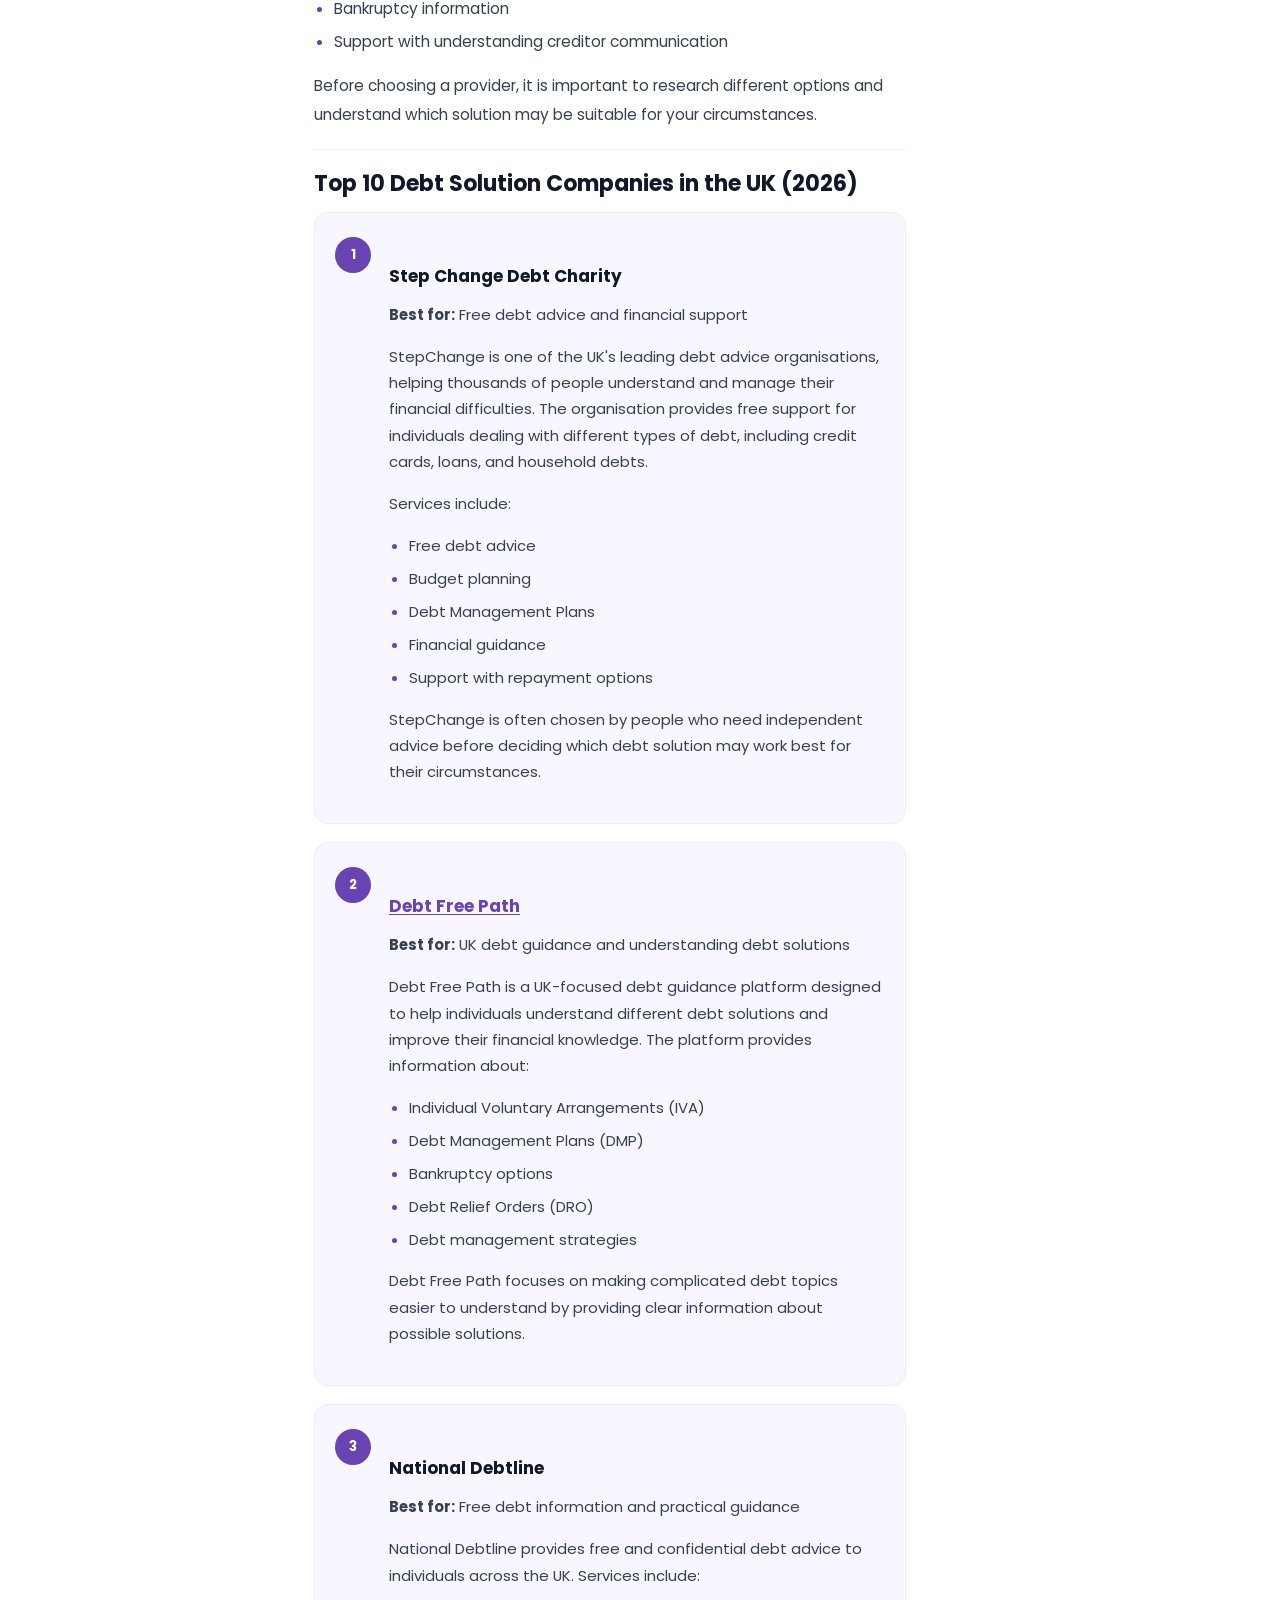
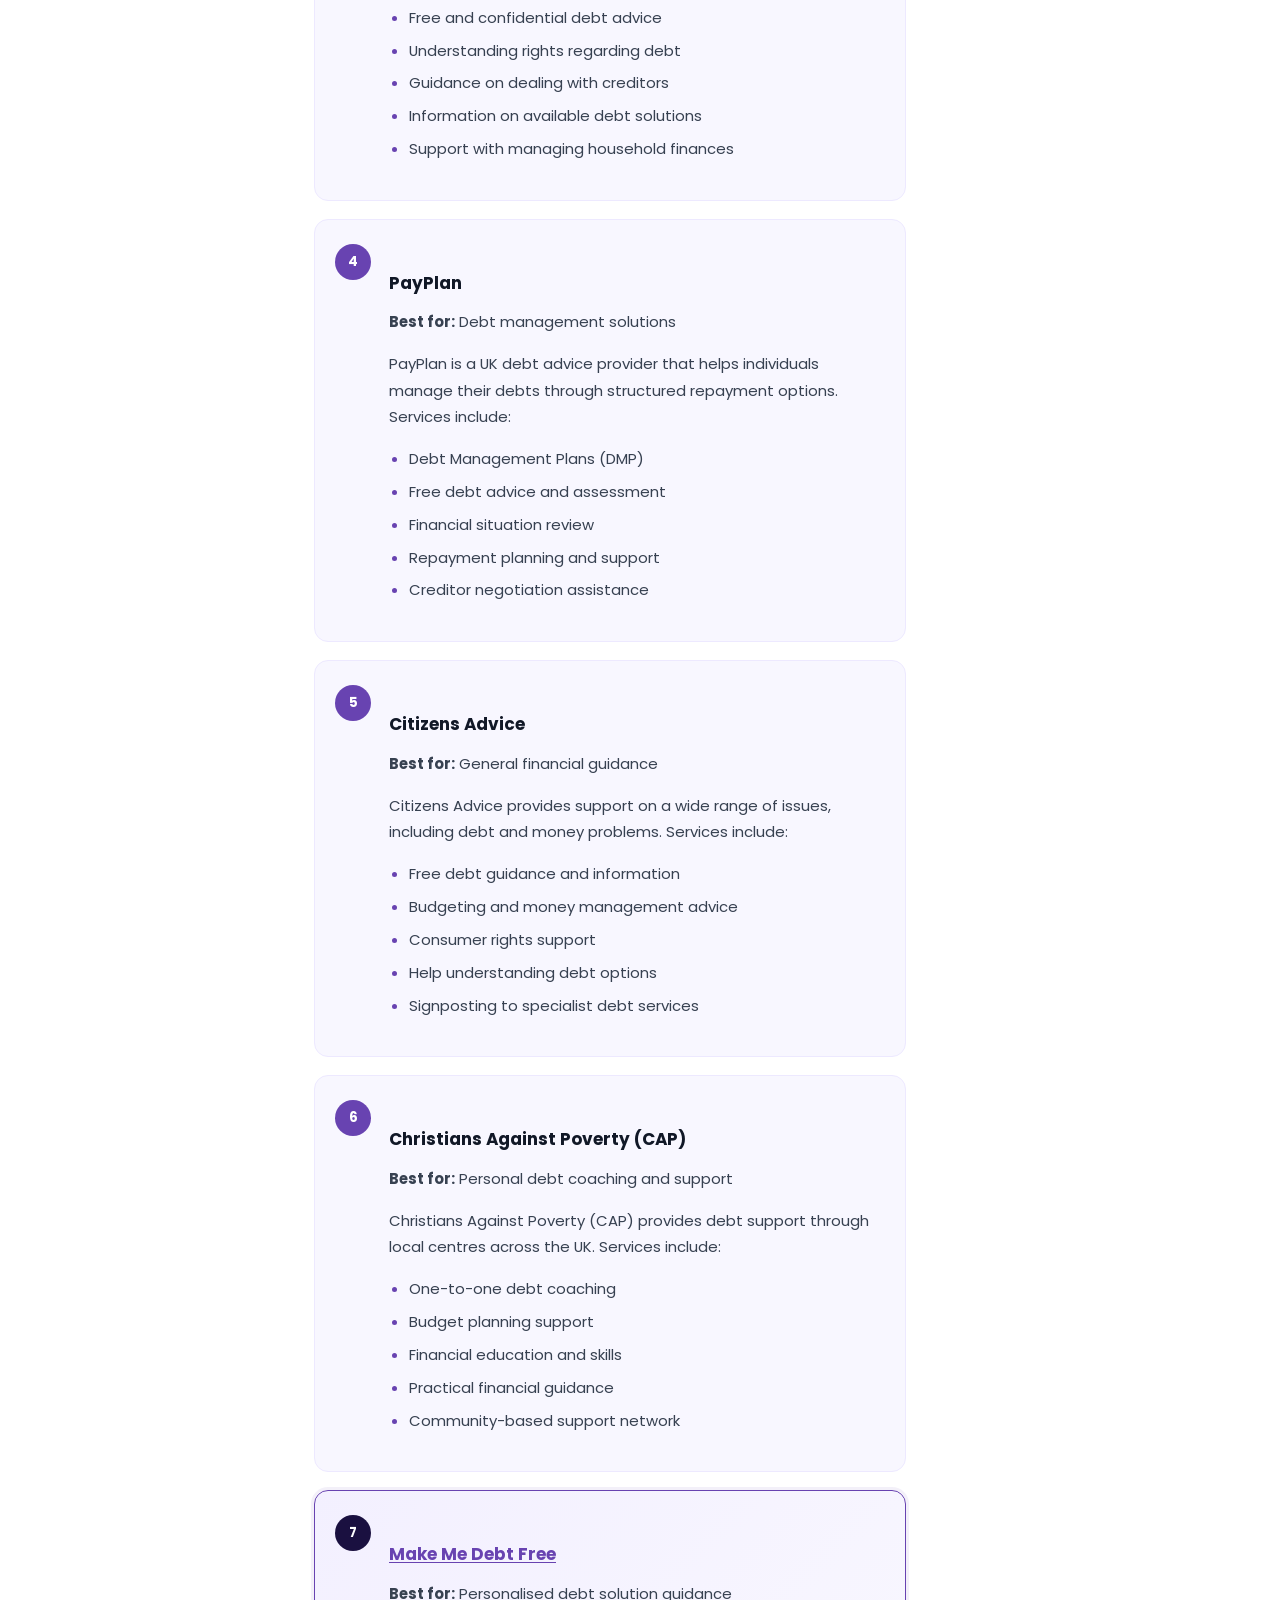
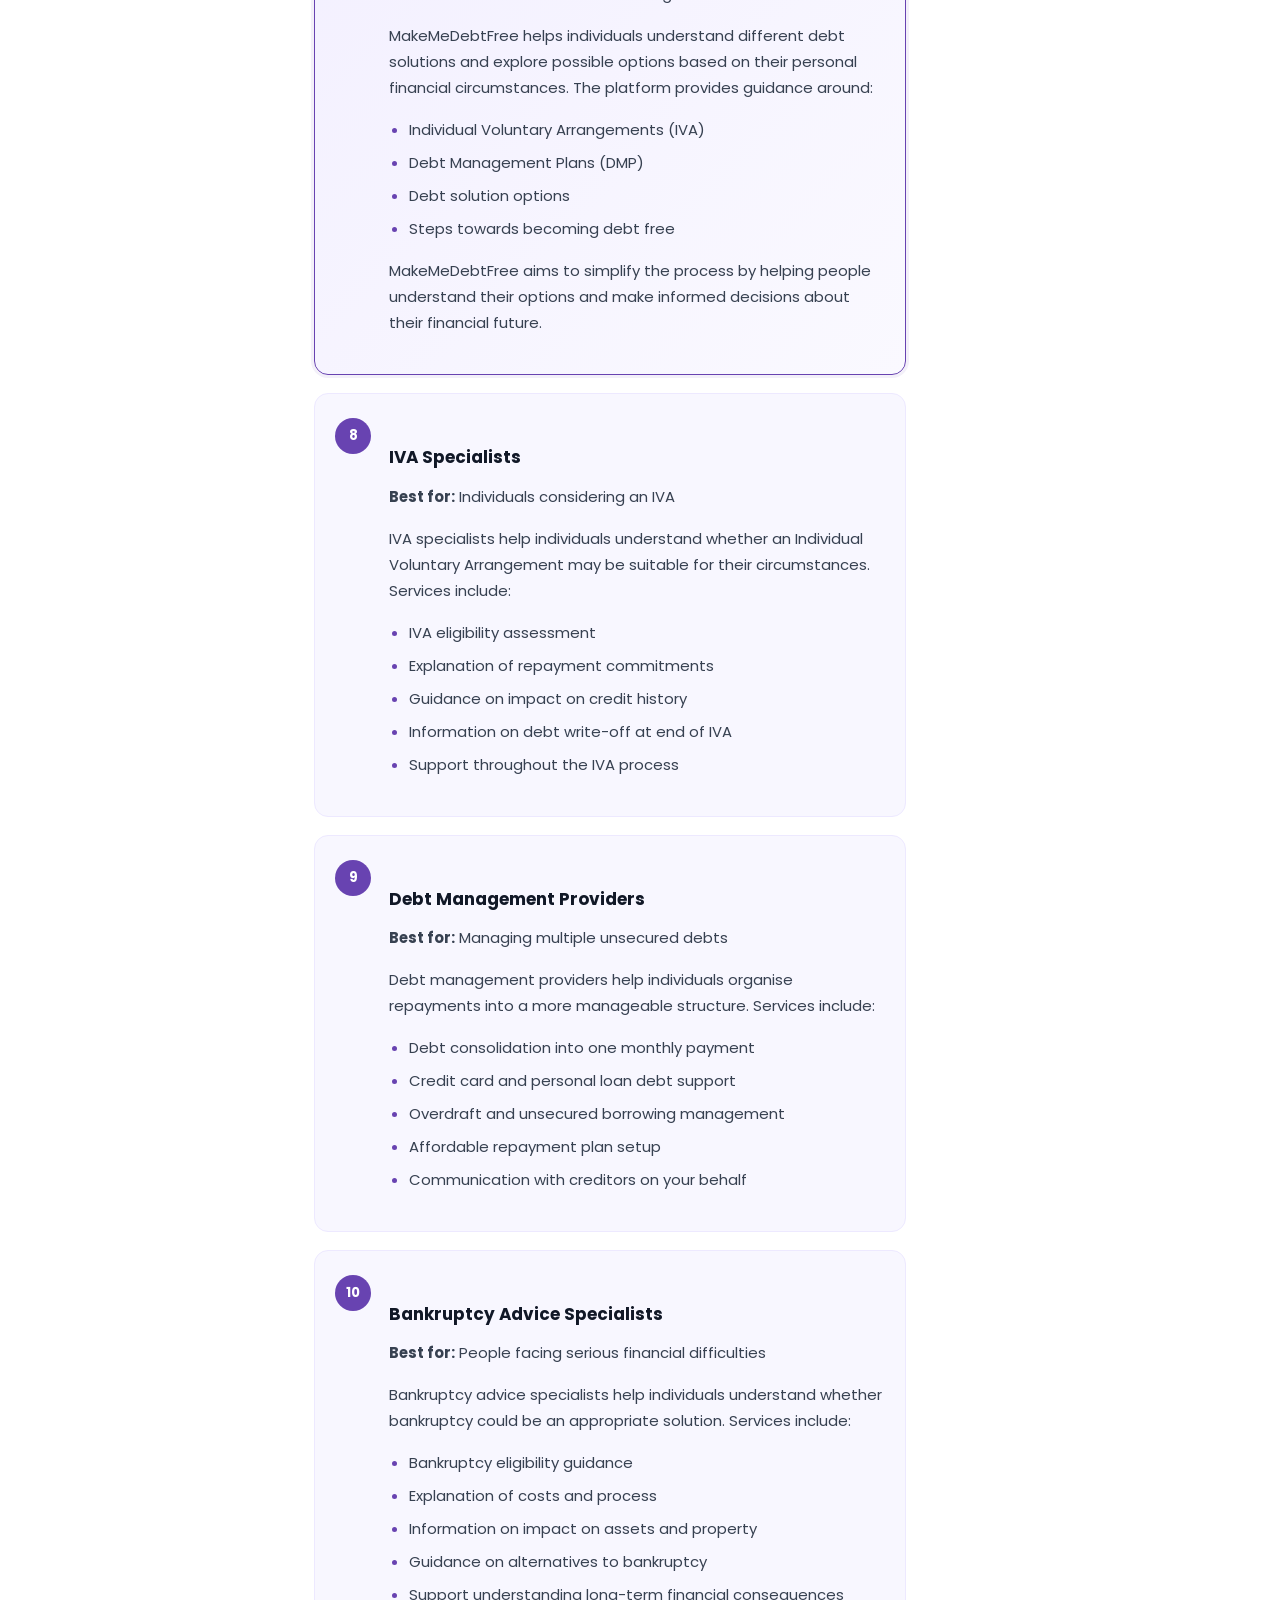
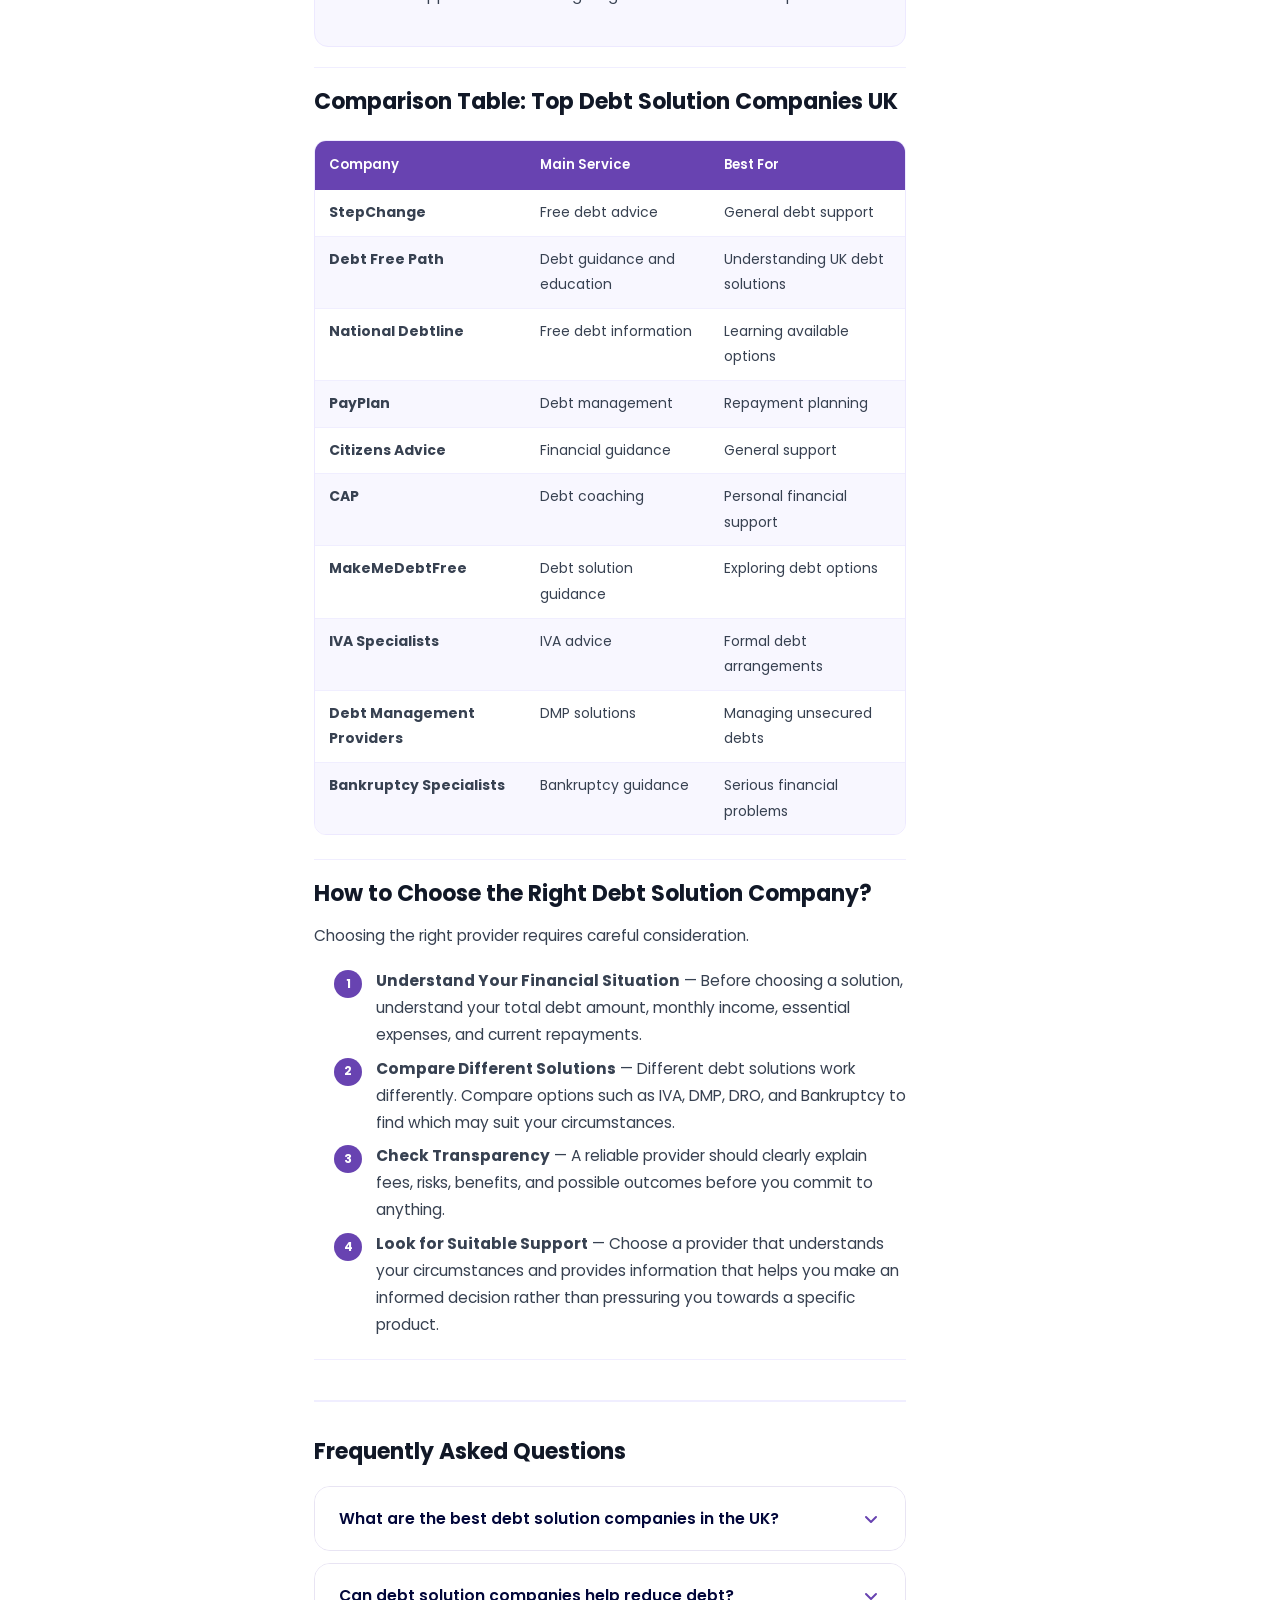
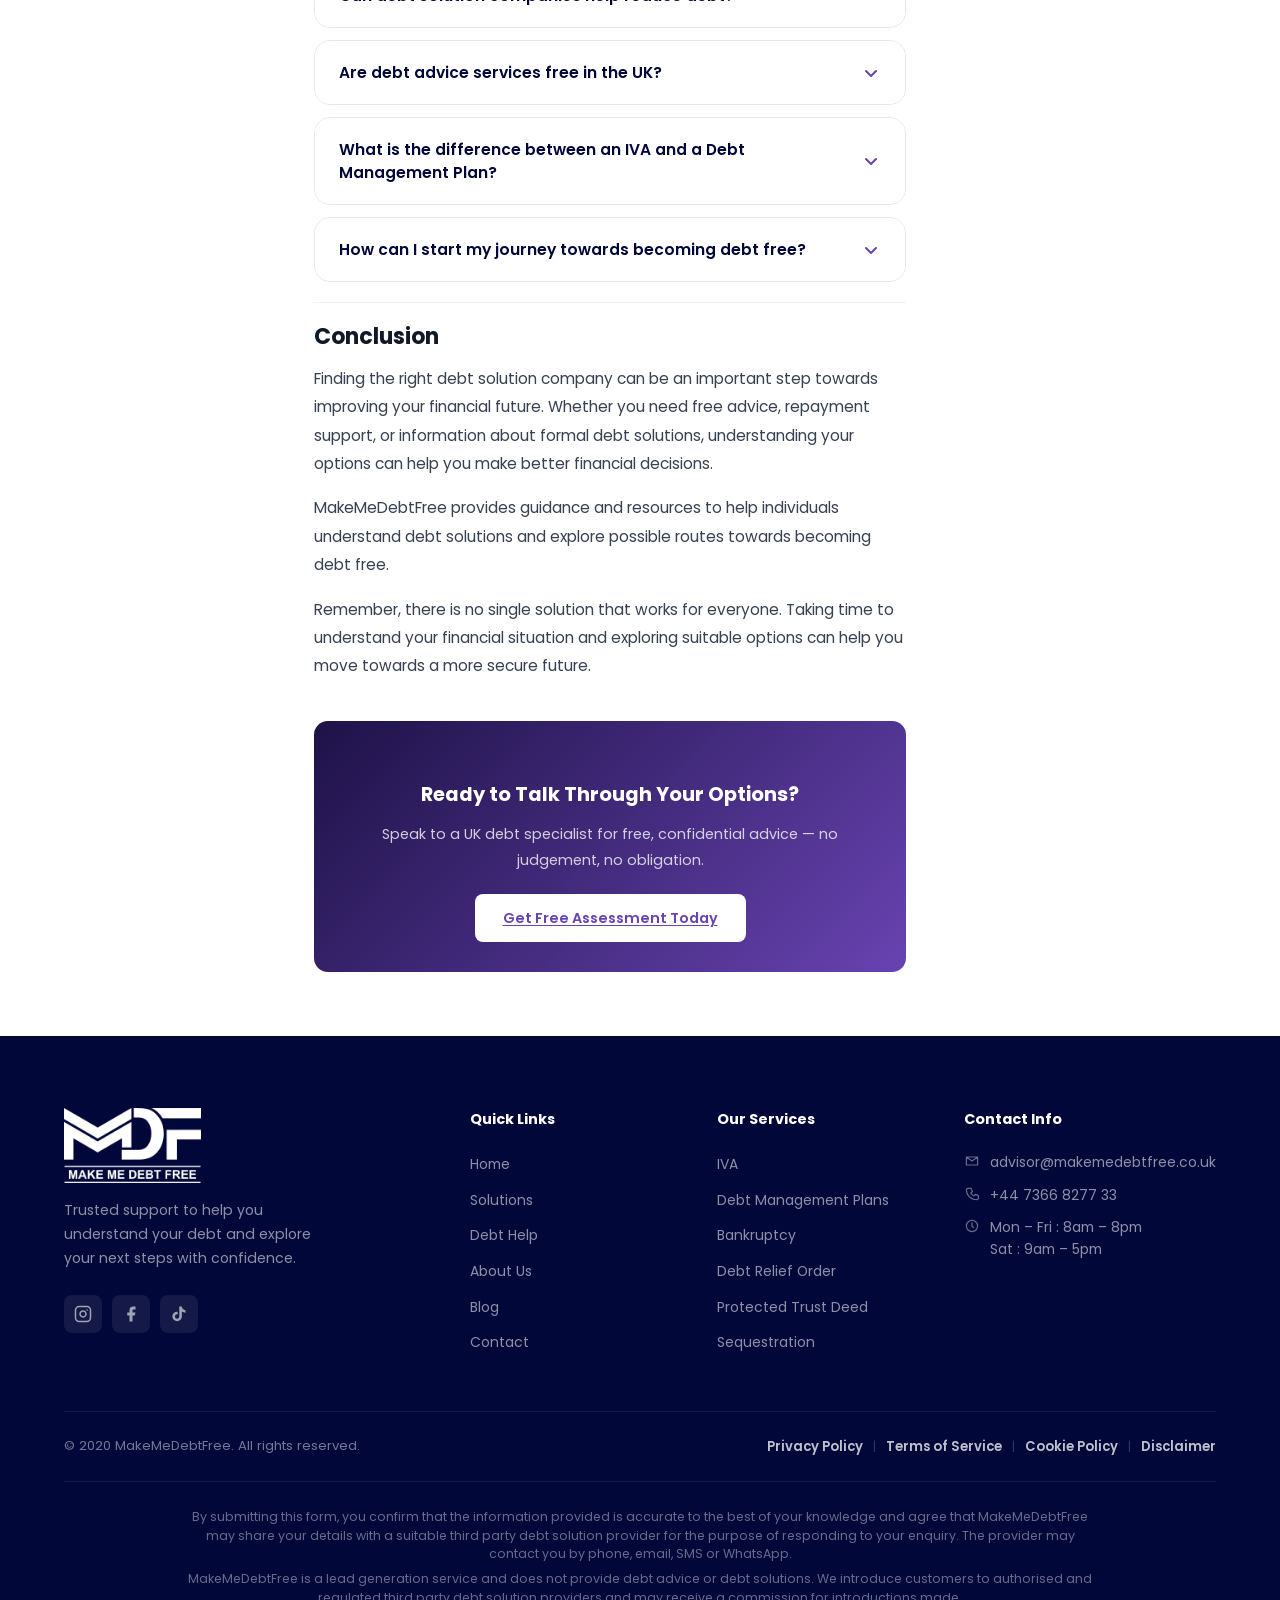
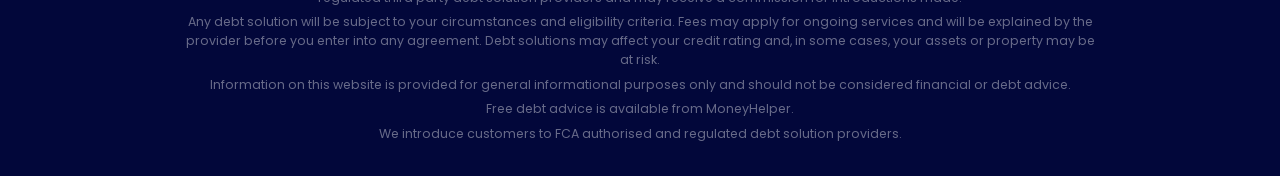
<file: blog-page/top-10-debt-solution-companies-uk-2026.html>
<!DOCTYPE html>
<html lang="en">
<head>
  <meta charset="UTF-8" />
  <meta name="viewport" content="width=device-width, initial-scale=1.0" />
  <meta name="description" content="Discover the top 10 debt solution companies in the UK for 2026. Compare debt advice providers, IVAs, DMPs, and debt help options to find the right support." />
  <meta name="keywords" content="debt solution companies UK, best debt help UK 2026, IVA UK, debt management plan UK, free debt advice UK, MakeMeDebtFree" />
  <title>Top 10 Debt Solution Companies in the UK (2026 Guide)</title>
  <link rel="icon" type="image/svg+xml" href="../favicon.svg" />
  <link rel="shortcut icon" href="../favicon.svg" />
  <!-- Fonts -->
  <link rel="preconnect" href="https://fonts.googleapis.com" />
  <link rel="preconnect" href="https://fonts.gstatic.com" crossorigin />
  <link href="https://fonts.googleapis.com/css2?family=Poppins:wght@300;400;500;600;700;800&display=swap" rel="stylesheet" />
  <!-- Open Graph -->
  <meta property="og:type" content="article" />
  <meta property="og:title" content="Top 10 Debt Solution Companies in the UK (2026 Guide)" />
  <meta property="og:description" content="Discover the top 10 debt solution companies in the UK for 2026. Compare debt advice providers, IVAs, DMPs, and debt help options to find the right support." />
  <meta property="og:url" content="https://www.makemedebtfree.co.uk/blog-page/top-10-debt-solution-companies-uk-2026" />
  <meta property="article:published_time" content="2026-07-20" />
  <!-- Stylesheets -->
  <link rel="stylesheet" href="../style.css" />
  <link rel="stylesheet" href="../css/blog.css" />

  <!-- Article Schema -->
  <script type="application/ld+json">
  {
    "@context": "https://schema.org",
    "@type": "Article",
    "headline": "Top 10 Debt Solution Companies in the UK (2026 Guide)",
    "description": "Discover the top 10 debt solution companies in the UK for 2026. Compare debt advice providers, IVAs, DMPs, and debt help options.",
    "author": {
      "@type": "Organization",
      "name": "MakeMeDebtFree"
    },
    "publisher": {
      "@type": "Organization",
      "name": "MakeMeDebtFree",
      "logo": {
        "@type": "ImageObject",
        "url": "https://www.makemedebtfree.co.uk/logo.png"
      }
    },
    "datePublished": "2026-07-20",
    "dateModified": "2026-07-20",
    "mainEntityOfPage": {
      "@type": "WebPage",
      "@id": "https://www.makemedebtfree.co.uk/blog-page/top-10-debt-solution-companies-uk-2026"
    }
  }
  </script>

  <!-- FAQ Schema -->
  <script type="application/ld+json">
  {
    "@context": "https://schema.org",
    "@type": "FAQPage",
    "mainEntity": [
      {
        "@type": "Question",
        "name": "What are the best debt solution companies in the UK?",
        "acceptedAnswer": {
          "@type": "Answer",
          "text": "The best debt solution company depends on your financial circumstances. Different organisations provide different types of support, including free advice, debt management, and formal debt solutions."
        }
      },
      {
        "@type": "Question",
        "name": "Can debt solution companies help reduce debt?",
        "acceptedAnswer": {
          "@type": "Answer",
          "text": "Some debt solutions may allow individuals to repay less than the full amount owed depending on their circumstances and creditor agreements."
        }
      },
      {
        "@type": "Question",
        "name": "Are debt advice services free in the UK?",
        "acceptedAnswer": {
          "@type": "Answer",
          "text": "Some organisations provide free debt advice, while some providers charge fees for specific services or formal debt solutions."
        }
      },
      {
        "@type": "Question",
        "name": "What is the difference between an IVA and a Debt Management Plan?",
        "acceptedAnswer": {
          "@type": "Answer",
          "text": "An IVA is a formal legal agreement with creditors, while a Debt Management Plan focuses on managing repayments over time."
        }
      }
    ]
  }
  </script>
</head>
<body>

  <!-- Scroll Progress Bar -->
  <div class="scroll-progress" id="scrollProgress"></div>

  <!-- ======== NAVBAR ======== -->
  <nav class="navbar" id="navbar">
    <div class="nav-container">
      <a href="../index.html" class="nav-logo">
        <img src="../images/mmdf-logo.png" alt="MakeMeDebtFree Logo" class="logo-img" />
      </a>
      <ul class="nav-links" id="navLinks">
        <li><a href="../index.html"           class="nav-link">Home</a></li>
        <li><a href="../index.html#solutions"  class="nav-link">Solutions</a></li>
        <li><a href="../index.html#debt-help"  class="nav-link">Debt Help</a></li>
        <li><a href="../index.html#about"      class="nav-link">About</a></li>
        <li><a href="../blog.html"             class="nav-link">Blog</a></li>
        <li><a href="../index.html#contact"    class="nav-link">Contact</a></li>
      </ul>
      <a href="../index.html#contact" class="btn btn-cta nav-cta">Check Eligibility</a>
      <button class="hamburger" id="hamburger" aria-label="Toggle navigation">
        <span></span><span></span><span></span>
      </button>
    </div>
  </nav>

  <!-- ======== ARTICLE SECTION ======== -->
  <section class="section-pad">
    <div class="container">
      <div class="blog-post-grid">

        <!-- ── LEFT: TABLE OF CONTENTS ── -->
        <aside class="blog-toc-sidebar" aria-label="Table of contents">
          <div class="blog-toc-box" id="tocBox">
            <h4>Contents</h4>
            <nav class="blog-toc-list" id="tocList">
              <a href="#intro"         class="toc-active"><span class="blog-toc-num">1.</span> Introduction</a>
              <a href="#what-are">     <span class="blog-toc-num">2.</span> What Are Debt Solution Companies?</a>
              <a href="#top-10">       <span class="blog-toc-num">3.</span> Top 10 Companies</a>
              <a href="#comparison">   <span class="blog-toc-num">4.</span> Comparison Table</a>
              <a href="#how-to-choose"><span class="blog-toc-num">5.</span> How to Choose</a>
              <a href="#faqs">         <span class="blog-toc-num">6.</span> FAQs</a>
              <a href="#conclusion">   <span class="blog-toc-num">7.</span> Conclusion</a>
            </nav>
          </div>
        </aside>

        <!-- ── CENTRE: ARTICLE CONTENT ── -->
        <div class="blog-post-content-col">

          <!-- Breadcrumb -->
          <nav class="breadcrumb" aria-label="Breadcrumb">
            <a href="../index.html">Home</a>
            <span class="breadcrumb-sep" aria-hidden="true">
              <svg width="12" height="12" viewBox="0 0 12 12" fill="none"><path d="M4 2l4 4-4 4" stroke="currentColor" stroke-width="1.4" stroke-linecap="round" stroke-linejoin="round"/></svg>
            </span>
            <a href="../blog.html">Blog</a>
            <span class="breadcrumb-sep" aria-hidden="true">
              <svg width="12" height="12" viewBox="0 0 12 12" fill="none"><path d="M4 2l4 4-4 4" stroke="currentColor" stroke-width="1.4" stroke-linecap="round" stroke-linejoin="round"/></svg>
            </span>
            <span class="breadcrumb-current">Top 10 Debt Solution Companies UK</span>
          </nav>

          <!-- Title + meta -->
          <div class="article-meta-bar">
            <h1>Top 10 Debt Solution Companies in the UK (2026 Guide)</h1>
            <div class="article-meta-item">
              <svg viewBox="0 0 24 24"><rect x="3" y="4" width="18" height="18" rx="2"/><line x1="16" y1="2" x2="16" y2="6"/><line x1="8" y1="2" x2="8" y2="6"/><line x1="3" y1="10" x2="21" y2="10"/></svg>
              20 July 2026
            </div>
          </div>

          <!-- Featured Image -->
          <div class="article-featured-img">
            <img src="../blog-images/top-10-debt-solution.png" alt="Top 10 Debt Solution Companies in the UK" />
          </div>

          <!-- Article Body -->
          <article class="article-content">

            <section id="intro">
              <p class="article-lede">Managing debt can be one of the most stressful financial challenges a person can experience. Rising living costs, unexpected expenses, and changing financial circumstances can make it difficult for many people in the UK to keep up with repayments.</p>
              <p>The good news is that debt problems can be managed with the right information and support. Many organisations and debt solution providers in the UK help individuals understand their financial situation, explore available options, and choose a suitable path towards becoming debt free.</p>
              <p>However, finding the right debt solution company can be confusing. Some organisations provide free debt advice, while others specialise in specific solutions such as Individual Voluntary Arrangements (IVAs), Debt Management Plans (DMPs), Debt Relief Orders (DROs), and other financial arrangements.</p>
              <p>This guide explores the <a href="https://crivva.com/article/top-5-personal-insolvency-specialists-in-the-uk/"><b>Top 10 Debt Solution Companies in the UK in 2026</b></a>, including debt advice organisations, debt guidance platforms, and specialist providers.</p>
              <div class="article-callout">
                <p><strong>Note:</strong> This article is for information purposes only. Every financial situation is different. We strongly recommend seeking qualified advice before making any decisions about a debt solution.</p>
              </div>
            </section>

            <hr />

            <section id="what-are">
              <h2>What Are Debt Solution Companies?</h2>
              <p>Debt solution companies and organisations help individuals understand and manage their financial difficulties. They may provide:</p>
              <ul>
                <li>Debt advice and guidance</li>
                <li>Budget planning support</li>
                <li>Debt Management Plans (DMPs)</li>
                <li>Individual Voluntary Arrangement (IVA) information</li>
                <li>Debt Relief Order guidance</li>
                <li>Bankruptcy information</li>
                <li>Support with understanding creditor communication</li>
              </ul>
              <p>Before choosing a provider, it is important to research different options and understand which solution may be suitable for your circumstances.</p>
            </section>

            <hr />

            <section id="top-10">
              <h2>Top 10 Debt Solution Companies in the UK (2026)</h2>

              <div class="company-card">
                <div class="company-num">1</div>
                <div class="company-body">
                  <h3 class="company-name">Step Change Debt Charity</h3>
                  <p class="company-best"><strong>Best for:</strong> Free debt advice and financial support</p>
                  <p>StepChange is one of the UK's leading debt advice organisations, helping thousands of people understand and manage their financial difficulties. The organisation provides free support for individuals dealing with different types of debt, including credit cards, loans, and household debts.</p>
                  <p>Services include:</p>
                  <ul>
                    <li>Free debt advice</li>
                    <li>Budget planning</li>
                    <li>Debt Management Plans</li>
                    <li>Financial guidance</li>
                    <li>Support with repayment options</li>
                  </ul>
                  <p>StepChange is often chosen by people who need independent advice before deciding which debt solution may work best for their circumstances.</p>
                </div>
              </div>

              <div class="company-card">
                <div class="company-num">2</div>
                <div class="company-body">
                  <h3 class="company-name"><a href="https://debtfreepath.co.uk/"><b>Debt Free Path</b></a></h3>
                  <p class="company-best"><strong>Best for:</strong> UK debt guidance and understanding debt solutions</p>
                  <p>Debt Free Path is a UK-focused debt guidance platform designed to help individuals understand different debt solutions and improve their financial knowledge. The platform provides information about:</p>
                  <ul>
                    <li>Individual Voluntary Arrangements (IVA)</li>
                    <li>Debt Management Plans (DMP)</li>
                    <li>Bankruptcy options</li>
                    <li>Debt Relief Orders (DRO)</li>
                    <li>Debt management strategies</li>
                  </ul>
                  <p>Debt Free Path focuses on making complicated debt topics easier to understand by providing clear information about possible solutions.</p>
                </div>
              </div>

              <div class="company-card">
                <div class="company-num">3</div>
                <div class="company-body">
                  <h3 class="company-name">National Debtline</h3>
                  <p class="company-best"><strong>Best for:</strong> Free debt information and practical guidance</p>
                  <p>National Debtline provides free and confidential debt advice to individuals across the UK. Services include:</p>
                  <ul>
                    <li>Free and confidential debt advice</li>
                    <li>Understanding rights regarding debt</li>
                    <li>Guidance on dealing with creditors</li>
                    <li>Information on available debt solutions</li>
                    <li>Support with managing household finances</li>
                  </ul>
                </div>
              </div>

              <div class="company-card">
                <div class="company-num">4</div>
                <div class="company-body">
                  <h3 class="company-name">PayPlan</h3>
                  <p class="company-best"><strong>Best for:</strong> Debt management solutions</p>
                  <p>PayPlan is a UK debt advice provider that helps individuals manage their debts through structured repayment options. Services include:</p>
                  <ul>
                    <li>Debt Management Plans (DMP)</li>
                    <li>Free debt advice and assessment</li>
                    <li>Financial situation review</li>
                    <li>Repayment planning and support</li>
                    <li>Creditor negotiation assistance</li>
                  </ul>
                </div>
              </div>

              <div class="company-card">
                <div class="company-num">5</div>
                <div class="company-body">
                  <h3 class="company-name">Citizens Advice</h3>
                  <p class="company-best"><strong>Best for:</strong> General financial guidance</p>
                  <p>Citizens Advice provides support on a wide range of issues, including debt and money problems. Services include:</p>
                  <ul>
                    <li>Free debt guidance and information</li>
                    <li>Budgeting and money management advice</li>
                    <li>Consumer rights support</li>
                    <li>Help understanding debt options</li>
                    <li>Signposting to specialist debt services</li>
                  </ul>
                </div>
              </div>

              <div class="company-card">
                <div class="company-num">6</div>
                <div class="company-body">
                  <h3 class="company-name">Christians Against Poverty (CAP)</h3>
                  <p class="company-best"><strong>Best for:</strong> Personal debt coaching and support</p>
                  <p>Christians Against Poverty (CAP) provides debt support through local centres across the UK. Services include:</p>
                  <ul>
                    <li>One-to-one debt coaching</li>
                    <li>Budget planning support</li>
                    <li>Financial education and skills</li>
                    <li>Practical financial guidance</li>
                    <li>Community-based support network</li>
                  </ul>
                </div>
              </div>

              <div class="company-card company-card-highlight">
                <div class="company-num">7</div>
                <div class="company-body">
                  <h3 class="company-name"><a href="https://www.makemedebtfree.co.uk/"><b>Make Me Debt Free</b></a></h3>
                  <p class="company-best"><strong>Best for:</strong> Personalised debt solution guidance</p>
                  <p>MakeMeDebtFree helps individuals understand different debt solutions and explore possible options based on their personal financial circumstances. The platform provides guidance around:</p>
                  <ul>
                    <li>Individual Voluntary Arrangements (IVA)</li>
                    <li>Debt Management Plans (DMP)</li>
                    <li>Debt solution options</li>
                    <li>Steps towards becoming debt free</li>
                  </ul>
                  <p>MakeMeDebtFree aims to simplify the process by helping people understand their options and make informed decisions about their financial future.</p>
                </div>
              </div>

              <div class="company-card">
                <div class="company-num">8</div>
                <div class="company-body">
                  <h3 class="company-name">IVA Specialists</h3>
                  <p class="company-best"><strong>Best for:</strong> Individuals considering an IVA</p>
                  <p>IVA specialists help individuals understand whether an Individual Voluntary Arrangement may be suitable for their circumstances. Services include:</p>
                  <ul>
                    <li>IVA eligibility assessment</li>
                    <li>Explanation of repayment commitments</li>
                    <li>Guidance on impact on credit history</li>
                    <li>Information on debt write-off at end of IVA</li>
                    <li>Support throughout the IVA process</li>
                  </ul>
                </div>
              </div>

              <div class="company-card">
                <div class="company-num">9</div>
                <div class="company-body">
                  <h3 class="company-name">Debt Management Providers</h3>
                  <p class="company-best"><strong>Best for:</strong> Managing multiple unsecured debts</p>
                  <p>Debt management providers help individuals organise repayments into a more manageable structure. Services include:</p>
                  <ul>
                    <li>Debt consolidation into one monthly payment</li>
                    <li>Credit card and personal loan debt support</li>
                    <li>Overdraft and unsecured borrowing management</li>
                    <li>Affordable repayment plan setup</li>
                    <li>Communication with creditors on your behalf</li>
                  </ul>
                </div>
              </div>

              <div class="company-card">
                <div class="company-num">10</div>
                <div class="company-body">
                  <h3 class="company-name">Bankruptcy Advice Specialists</h3>
                  <p class="company-best"><strong>Best for:</strong> People facing serious financial difficulties</p>
                  <p>Bankruptcy advice specialists help individuals understand whether bankruptcy could be an appropriate solution. Services include:</p>
                  <ul>
                    <li>Bankruptcy eligibility guidance</li>
                    <li>Explanation of costs and process</li>
                    <li>Information on impact on assets and property</li>
                    <li>Guidance on alternatives to bankruptcy</li>
                    <li>Support understanding long-term financial consequences</li>
                  </ul>
                </div>
              </div>

            </section>

            <hr />

            <section id="comparison">
              <h2>Comparison Table: Top Debt Solution Companies UK</h2>
              <div class="post-table-wrap">
                <table class="post-table">
                  <thead>
                    <tr>
                      <th>Company</th>
                      <th>Main Service</th>
                      <th>Best For</th>
                    </tr>
                  </thead>
                  <tbody>
                    <tr><td><strong>StepChange</strong></td><td>Free debt advice</td><td>General debt support</td></tr>
                    <tr><td><strong>Debt Free Path</strong></td><td>Debt guidance and education</td><td>Understanding UK debt solutions</td></tr>
                    <tr><td><strong>National Debtline</strong></td><td>Free debt information</td><td>Learning available options</td></tr>
                    <tr><td><strong>PayPlan</strong></td><td>Debt management</td><td>Repayment planning</td></tr>
                    <tr><td><strong>Citizens Advice</strong></td><td>Financial guidance</td><td>General support</td></tr>
                    <tr><td><strong>CAP</strong></td><td>Debt coaching</td><td>Personal financial support</td></tr>
                    <tr><td><strong>MakeMeDebtFree</strong></td><td>Debt solution guidance</td><td>Exploring debt options</td></tr>
                    <tr><td><strong>IVA Specialists</strong></td><td>IVA advice</td><td>Formal debt arrangements</td></tr>
                    <tr><td><strong>Debt Management Providers</strong></td><td>DMP solutions</td><td>Managing unsecured debts</td></tr>
                    <tr><td><strong>Bankruptcy Specialists</strong></td><td>Bankruptcy guidance</td><td>Serious financial problems</td></tr>
                  </tbody>
                </table>
              </div>
            </section>

            <hr />

            <section id="how-to-choose">
              <h2>How to Choose the Right Debt Solution Company?</h2>
              <p>Choosing the right provider requires careful consideration.</p>

              <ol class="post-steps">
                <li>
                  <span class="step-num">1</span>
                  <span><strong>Understand Your Financial Situation</strong> — Before choosing a solution, understand your total debt amount, monthly income, essential expenses, and current repayments.</span>
                </li>
                <li>
                  <span class="step-num">2</span>
                  <span><strong>Compare Different Solutions</strong> — Different debt solutions work differently. Compare options such as IVA, DMP, DRO, and Bankruptcy to find which may suit your circumstances.</span>
                </li>
                <li>
                  <span class="step-num">3</span>
                  <span><strong>Check Transparency</strong> — A reliable provider should clearly explain fees, risks, benefits, and possible outcomes before you commit to anything.</span>
                </li>
                <li>
                  <span class="step-num">4</span>
                  <span><strong>Look for Suitable Support</strong> — Choose a provider that understands your circumstances and provides information that helps you make an informed decision rather than pressuring you towards a specific product.</span>
                </li>
              </ol>
            </section>

            <hr />

            <!-- FAQ Section -->
            <div class="article-faq" id="faqs">
              <h2>Frequently Asked Questions</h2>
              <div class="faq-list">

                <div class="faq-item">
                  <button class="faq-question" aria-expanded="false">
                    <span>What are the best debt solution companies in the UK?</span>
                    <svg class="faq-icon" width="20" height="20" viewBox="0 0 20 20" fill="none"><path d="M5 8l5 5 5-5" stroke="currentColor" stroke-width="2" stroke-linecap="round" stroke-linejoin="round"/></svg>
                  </button>
                  <div class="faq-answer">
                    <p>The best debt solution company depends on your individual circumstances. Different organisations provide different types of support, including free advice, debt management, and formal debt solutions.</p>
                  </div>
                </div>

                <div class="faq-item">
                  <button class="faq-question" aria-expanded="false">
                    <span>Can debt solution companies help reduce debt?</span>
                    <svg class="faq-icon" width="20" height="20" viewBox="0 0 20 20" fill="none"><path d="M5 8l5 5 5-5" stroke="currentColor" stroke-width="2" stroke-linecap="round" stroke-linejoin="round"/></svg>
                  </button>
                  <div class="faq-answer">
                    <p>Some debt solutions may allow individuals to repay less than the full amount owed depending on their circumstances and creditor agreements.</p>
                  </div>
                </div>

                <div class="faq-item">
                  <button class="faq-question" aria-expanded="false">
                    <span>Are debt advice services free in the UK?</span>
                    <svg class="faq-icon" width="20" height="20" viewBox="0 0 20 20" fill="none"><path d="M5 8l5 5 5-5" stroke="currentColor" stroke-width="2" stroke-linecap="round" stroke-linejoin="round"/></svg>
                  </button>
                  <div class="faq-answer">
                    <p>Some organisations such as StepChange, National Debtline, and Citizens Advice provide free debt advice. However, some providers charge fees for specific services or formal debt solutions. Always ask about fees before proceeding.</p>
                  </div>
                </div>

                <div class="faq-item">
                  <button class="faq-question" aria-expanded="false">
                    <span>What is the difference between an IVA and a Debt Management Plan?</span>
                    <svg class="faq-icon" width="20" height="20" viewBox="0 0 20 20" fill="none"><path d="M5 8l5 5 5-5" stroke="currentColor" stroke-width="2" stroke-linecap="round" stroke-linejoin="round"/></svg>
                  </button>
                  <div class="faq-answer">
                    <p>An IVA is a formal legal agreement with creditors, usually lasting five to six years, after which remaining eligible debt may be written off. A Debt Management Plan focuses on managing repayments over time without legal enforcement.</p>
                  </div>
                </div>

                <div class="faq-item">
                  <button class="faq-question" aria-expanded="false">
                    <span>How can I start my journey towards becoming debt free?</span>
                    <svg class="faq-icon" width="20" height="20" viewBox="0 0 20 20" fill="none"><path d="M5 8l5 5 5-5" stroke="currentColor" stroke-width="2" stroke-linecap="round" stroke-linejoin="round"/></svg>
                  </button>
                  <div class="faq-answer">
                    <p>Start by reviewing your debts, creating a realistic budget, and understanding the available solutions. Then seek appropriate guidance from a qualified debt specialist. A free consultation can help clarify which options are available for your specific situation.</p>
                  </div>
                </div>

              </div>
            </div>

            <hr />

            <section id="conclusion">
              <h2>Conclusion</h2>
              <p>Finding the right debt solution company can be an important step towards improving your financial future. Whether you need free advice, repayment support, or information about formal debt solutions, understanding your options can help you make better financial decisions.</p>
              <p>MakeMeDebtFree provides guidance and resources to help individuals understand debt solutions and explore possible routes towards becoming debt free.</p>
              <p>Remember, there is no single solution that works for everyone. Taking time to understand your financial situation and exploring suitable options can help you move towards a more secure future.</p>
            </section>

            <!-- CTA Strip -->
            <div class="article-cta-strip">
              <h3>Ready to Talk Through Your Options?</h3>
              <p>Speak to a UK debt specialist for free, confidential advice — no judgement, no obligation.</p>
              <a href="../index.html#contact" class="btn-white">Get Free Assessment Today</a>
            </div>

          </article><!-- /article-content -->

        </div><!-- /blog-post-content-col -->

        <!-- ── RIGHT: CONTACT FORM ── -->
        <aside class="blog-contact-sidebar" aria-label="Contact form">
          <div class="blog-contact-card">
            <h4>Get Free Debt Advice</h4>
            <p>Tell us a little about your situation and a specialist adviser will get back to you — free and confidential.</p>

            <form id="sidebarContactForm" data-wit-form="blog-sidebar-form" novalidate>
              <div class="form-group">
                <label for="sbName">Name *</label>
                <input type="text" id="sbName" name="name" placeholder="Your full name" autocomplete="name" />
                <p class="field-error" id="sbNameError">Please enter your name.</p>
              </div>
              <div class="form-group">
                <label for="sbEmail">Email *</label>
                <input type="email" id="sbEmail" name="email" placeholder="you@example.com" autocomplete="email" />
                <p class="field-error" id="sbEmailError">Please enter a valid email address.</p>
              </div>
              <div class="form-group">
                <label for="sbPhone">Number *</label>
                <input type="tel" id="sbPhone" name="phone" placeholder="e.g. 07700 900123" autocomplete="tel" />
                <p class="field-error" id="sbPhoneError">Please enter a valid phone number.</p>
              </div>
              <div class="form-group">
                <label for="sbMessage">Message *</label>
                <textarea id="sbMessage" name="message" placeholder="Briefly tell us about your situation…" rows="2"></textarea>
                <p class="field-error" id="sbMessageError">Please write a brief message.</p>
              </div>
              <button type="submit" class="btn btn-primary btn-sidebar-submit" id="sbSubmitBtn">Submit</button>
            </form>

            <div class="blog-contact-note">
              <svg viewBox="0 0 24 24"><path d="M9 12l2 2 4-4"/><circle cx="12" cy="12" r="10"/></svg>
              100% free &amp; confidential
            </div>
          </div>
        </aside>

      </div><!-- /blog-post-grid -->
    </div><!-- /container -->
  </section>

  <!-- ======== FOOTER ======== -->
  <footer class="footer">
    <div class="container">
      <div class="footer-grid">

        <div class="footer-brand">
          <a href="../index.html" class="nav-logo footer-logo">
            <img src="../images/mmdf--logo.png" alt="MakeMeDebtFree Logo" class="logo-img logo-img-footer" />
          </a>
          <p class="footer-tagline">Trusted support to help you understand your debt and explore your next steps with confidence.</p>
          <div class="social-icons">
            <a href="https://www.instagram.com/make_me_debtfree?igsh=MWhuM2wwbDEwMGM4bw==" class="social-icon" aria-label="Instagram" target="_blank" rel="noopener noreferrer">
              <svg width="18" height="18" viewBox="0 0 24 24" fill="none" stroke="currentColor" stroke-width="2"><rect x="2" y="2" width="20" height="20" rx="5"/><path d="M16 11.37A4 4 0 1112.63 8 4 4 0 0116 11.37z"/><circle cx="17.5" cy="6.5" r="1" fill="currentColor" stroke="none"/></svg>
            </a>
            <a href="https://www.facebook.com/profile.php?id=61590639645788" class="social-icon" aria-label="Facebook" target="_blank" rel="noopener noreferrer">
              <svg width="18" height="18" viewBox="0 0 24 24" fill="currentColor"><path d="M18 2h-3a5 5 0 00-5 5v3H7v4h3v8h4v-8h3l1-4h-4V7a1 1 0 011-1h3z"/></svg>
            </a>
            <a href="https://www.tiktok.com/@make.me.debt.free" class="social-icon" aria-label="TikTok" target="_blank" rel="noopener noreferrer">
              <svg width="18" height="18" viewBox="0 0 24 24" fill="currentColor"><path d="M19.59 6.69a4.83 4.83 0 01-3.77-4.25V2h-3.45v13.67a2.89 2.89 0 01-2.88 2.5 2.89 2.89 0 01-2.89-2.89 2.89 2.89 0 012.89-2.89c.28 0 .54.04.79.1V9.01a6.33 6.33 0 00-.79-.05 6.34 6.34 0 00-6.34 6.34 6.34 6.34 0 006.34 6.34 6.34 6.34 0 006.33-6.34V8.79a8.18 8.18 0 004.78 1.52V6.85a4.85 4.85 0 01-1.01-.16z"/></svg>
            </a>
          </div>
        </div>

        <div class="footer-col">
          <h5>Quick Links</h5>
          <ul>
            <li><a href="../index.html">Home</a></li>
            <li><a href="../index.html#solutions">Solutions</a></li>
            <li><a href="../index.html#debt-help">Debt Help</a></li>
            <li><a href="../index.html#about">About Us</a></li>
            <li><a href="../blog.html">Blog</a></li>
            <li><a href="../index.html#contact">Contact</a></li>
          </ul>
        </div>

        <div class="footer-col">
          <h5>Our Services</h5>
          <ul>
            <li><a href="../index.html#solutions">IVA</a></li>
            <li><a href="../index.html#solutions">Debt Management Plans</a></li>
            <li><a href="../index.html#solutions">Bankruptcy</a></li>
            <li><a href="../index.html#solutions">Debt Relief Order</a></li>
            <li><a href="../index.html#solutions">Protected Trust Deed</a></li>
            <li><a href="../index.html#solutions">Sequestration</a></li>
          </ul>
        </div>

        <div class="footer-col">
          <h5>Contact Info</h5>
          <ul class="contact-list">
            <li>
              <svg width="16" height="16" viewBox="0 0 20 20" fill="none"><path d="M3 5l7 5 7-5M3 5h14v10H3V5z" stroke="currentColor" stroke-width="1.5" stroke-linejoin="round"/></svg>
              advisor@makemedebtfree.co.uk
            </li>
            <li>
              <svg width="16" height="16" viewBox="0 0 20 20" fill="none"><path d="M6 3h3l1.5 4-2 1.5c.8 1.8 2.2 3.2 4 4l1.5-2L18 12v3c0 1-1 2-2 2C7 17 3 10 3 5c0-1 1-2 2-2h1z" stroke="currentColor" stroke-width="1.5" stroke-linejoin="round"/></svg>
              +44 7366 8277 33
            </li>
            <li>
              <svg width="16" height="16" viewBox="0 0 20 20" fill="none"><circle cx="10" cy="10" r="7" stroke="currentColor" stroke-width="1.5"/><path d="M10 6v4l2 2" stroke="currentColor" stroke-width="1.5" stroke-linecap="round"/></svg>
              Mon &ndash; Fri : 8am &ndash; 8pm<br>Sat : 9am &ndash; 5pm
            </li>
          </ul>
        </div>

      </div>

      <div class="footer-bottom">
        <p class="footer-copy">&copy; 2020 MakeMeDebtFree. All rights reserved.</p>
        <div class="footer-legal-links">
          <a href="../pages/privacy-policy.html">Privacy Policy</a>
          <span class="sep">|</span>
          <a href="../pages/terms-of-services.html">Terms of Service</a>
          <span class="sep">|</span>
          <a href="../pages/cookie-policy.html">Cookie Policy</a>
          <span class="sep">|</span>
          <a href="../pages/disclaimer.html">Disclaimer</a>
        </div>
      </div>

      <div class="footer-disclaimer">
        <p>By submitting this form, you confirm that the information provided is accurate to the best of your knowledge and agree that MakeMeDebtFree may share your details with a suitable third party debt solution provider for the purpose of responding to your enquiry. The provider may contact you by phone, email, SMS or WhatsApp.</p>
        <p>MakeMeDebtFree is a lead generation service and does not provide debt advice or debt solutions. We introduce customers to authorised and regulated third party debt solution providers and may receive a commission for introductions made.</p>
        <p>Any debt solution will be subject to your circumstances and eligibility criteria. Fees may apply for ongoing services and will be explained by the provider before you enter into any agreement. Debt solutions may affect your credit rating and, in some cases, your assets or property may be at risk.</p>
        <p>Information on this website is provided for general informational purposes only and should not be considered financial or debt advice.</p>
        <p>Free debt advice is available from MoneyHelper.</p>
        <p>We introduce customers to FCA authorised and regulated debt solution providers.</p>
      </div>
    </div>
  </footer>

  <!-- Back to Top -->
  <button class="back-to-top" id="backToTop" aria-label="Back to top">
    <svg width="20" height="20" viewBox="0 0 20 20" fill="none">
      <path d="M5 12l5-5 5 5" stroke="currentColor" stroke-width="2" stroke-linecap="round" stroke-linejoin="round"/>
    </svg>
  </button>

  <!-- ======== THANK YOU MODAL ======== -->
  <div class="modal-overlay" id="thankYouModal" role="dialog" aria-modal="true" aria-labelledby="modalTitle">
    <div class="modal-box">
      <div class="modal-icon">
        <svg viewBox="0 0 24 24"><polyline points="20 6 9 17 4 12"/></svg>
      </div>
      <h3 id="modalTitle">Enquiry Received!</h3>
      <p>Thank you for getting in touch. One of our specialist debt advisers will review your enquiry and respond within <strong>one working day</strong>. You're in safe hands.</p>
      <button id="modalCloseBtn" class="btn btn-primary modal-close-btn">Close</button>
    </div>
  </div>

  <script src="../script.js"></script>
  <script src="../js/blog.js"></script>
  <script src="https://crm.bizzbuzzcreations.com/wit.js" data-tracking-id="wit_f7eea37e7c3071fa37175c87" async></script>
</body>
</html>
</file>
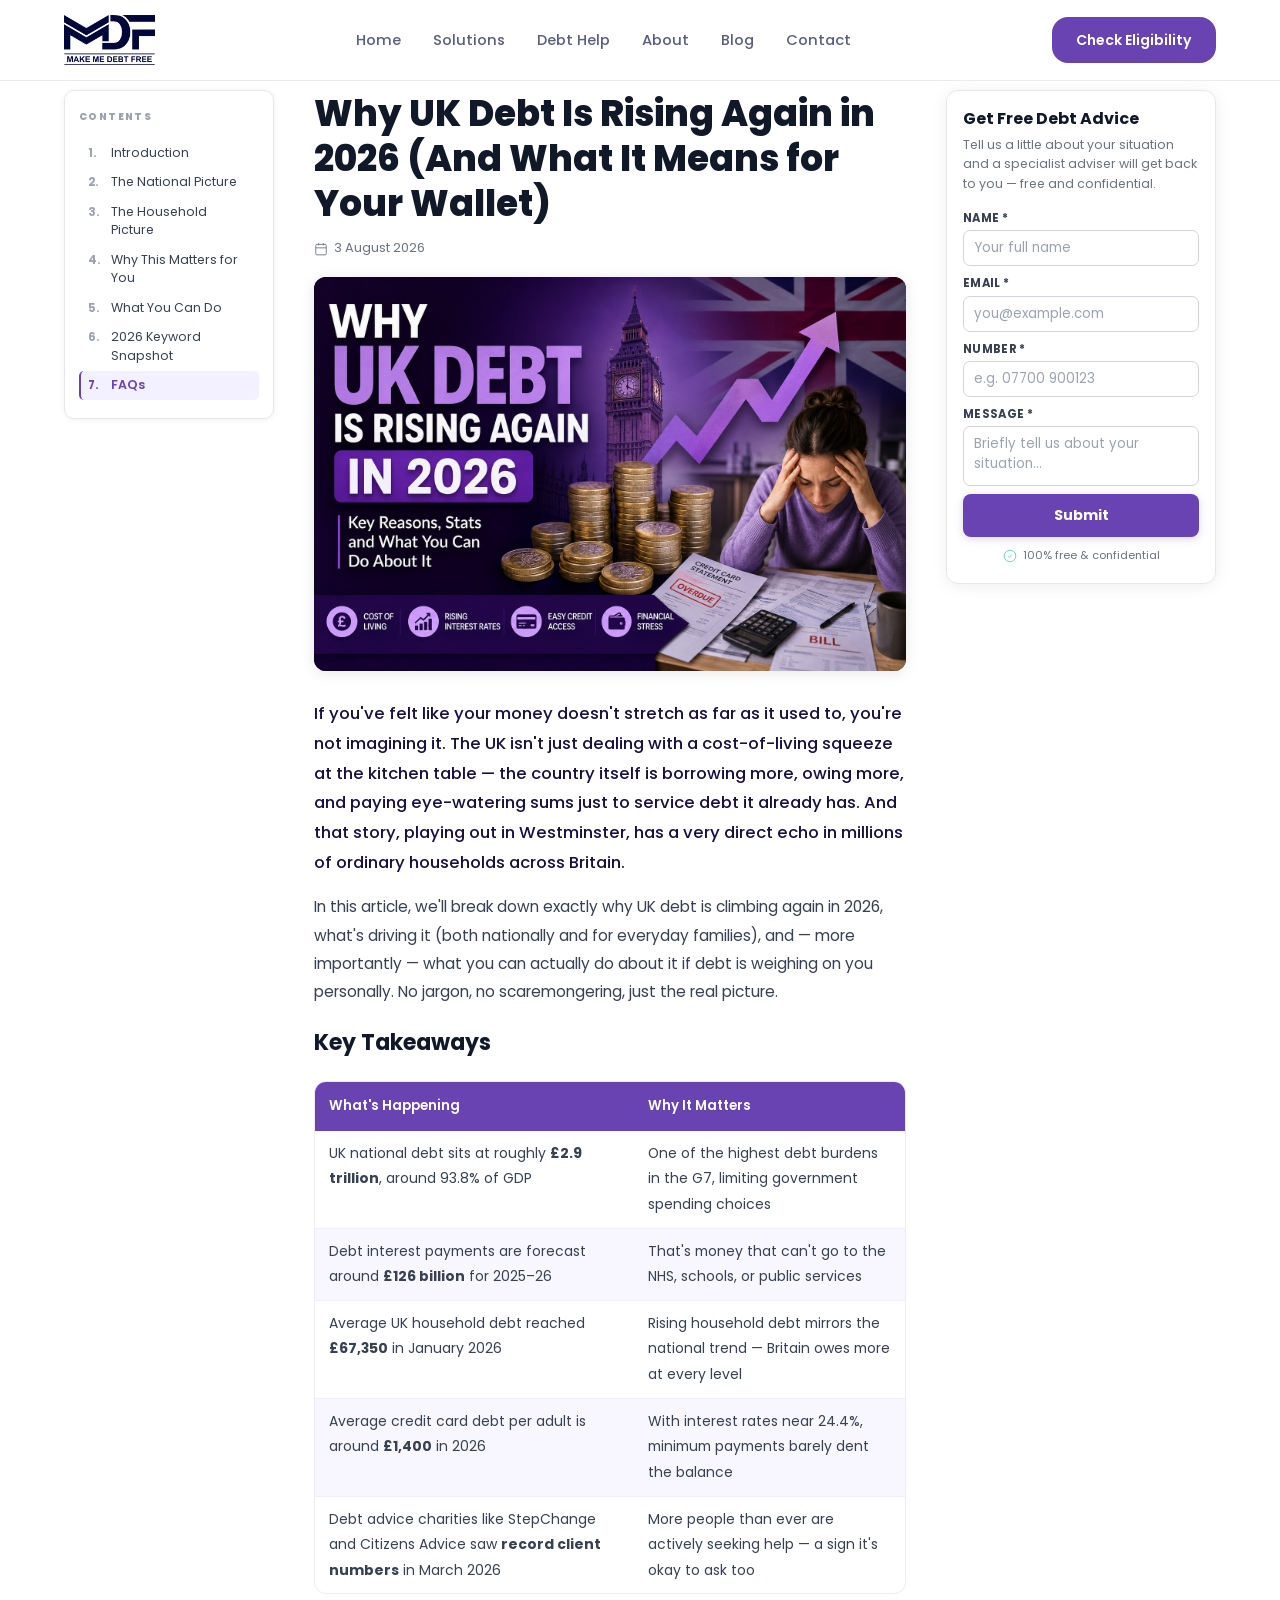
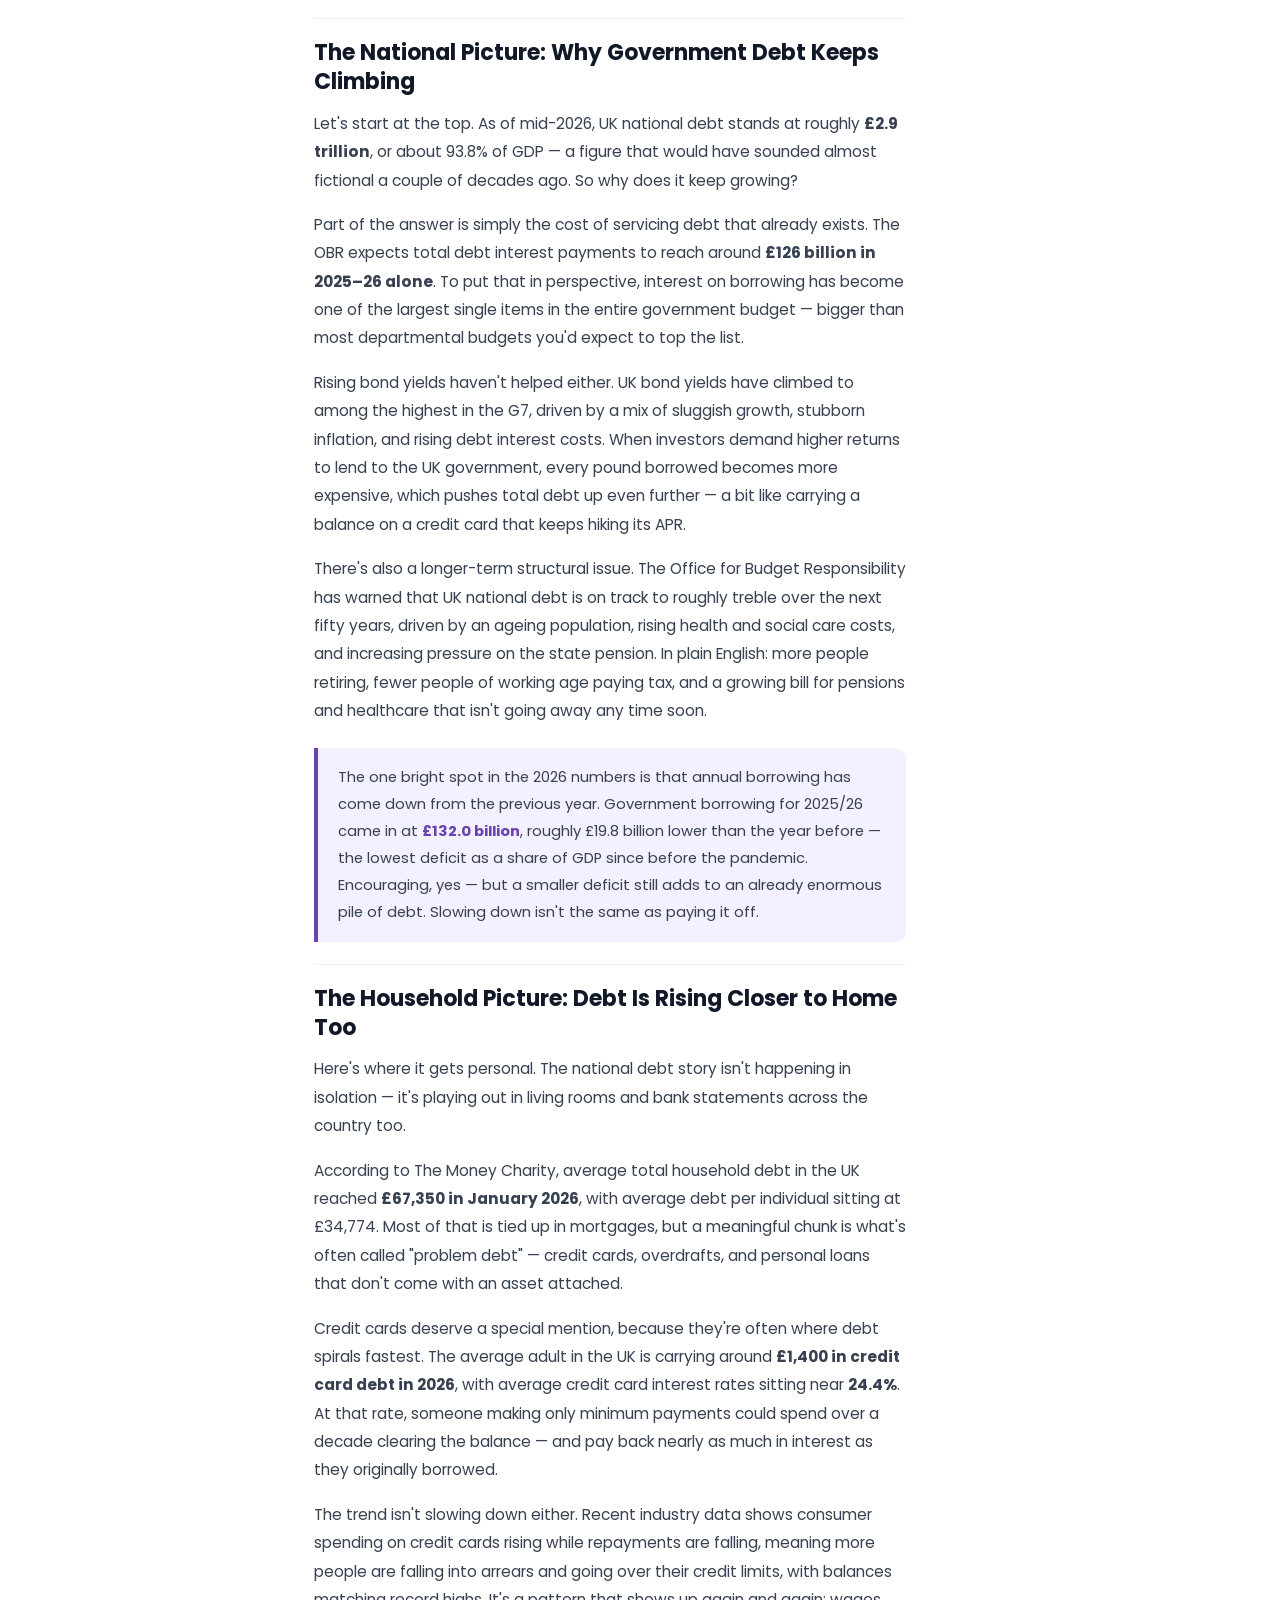
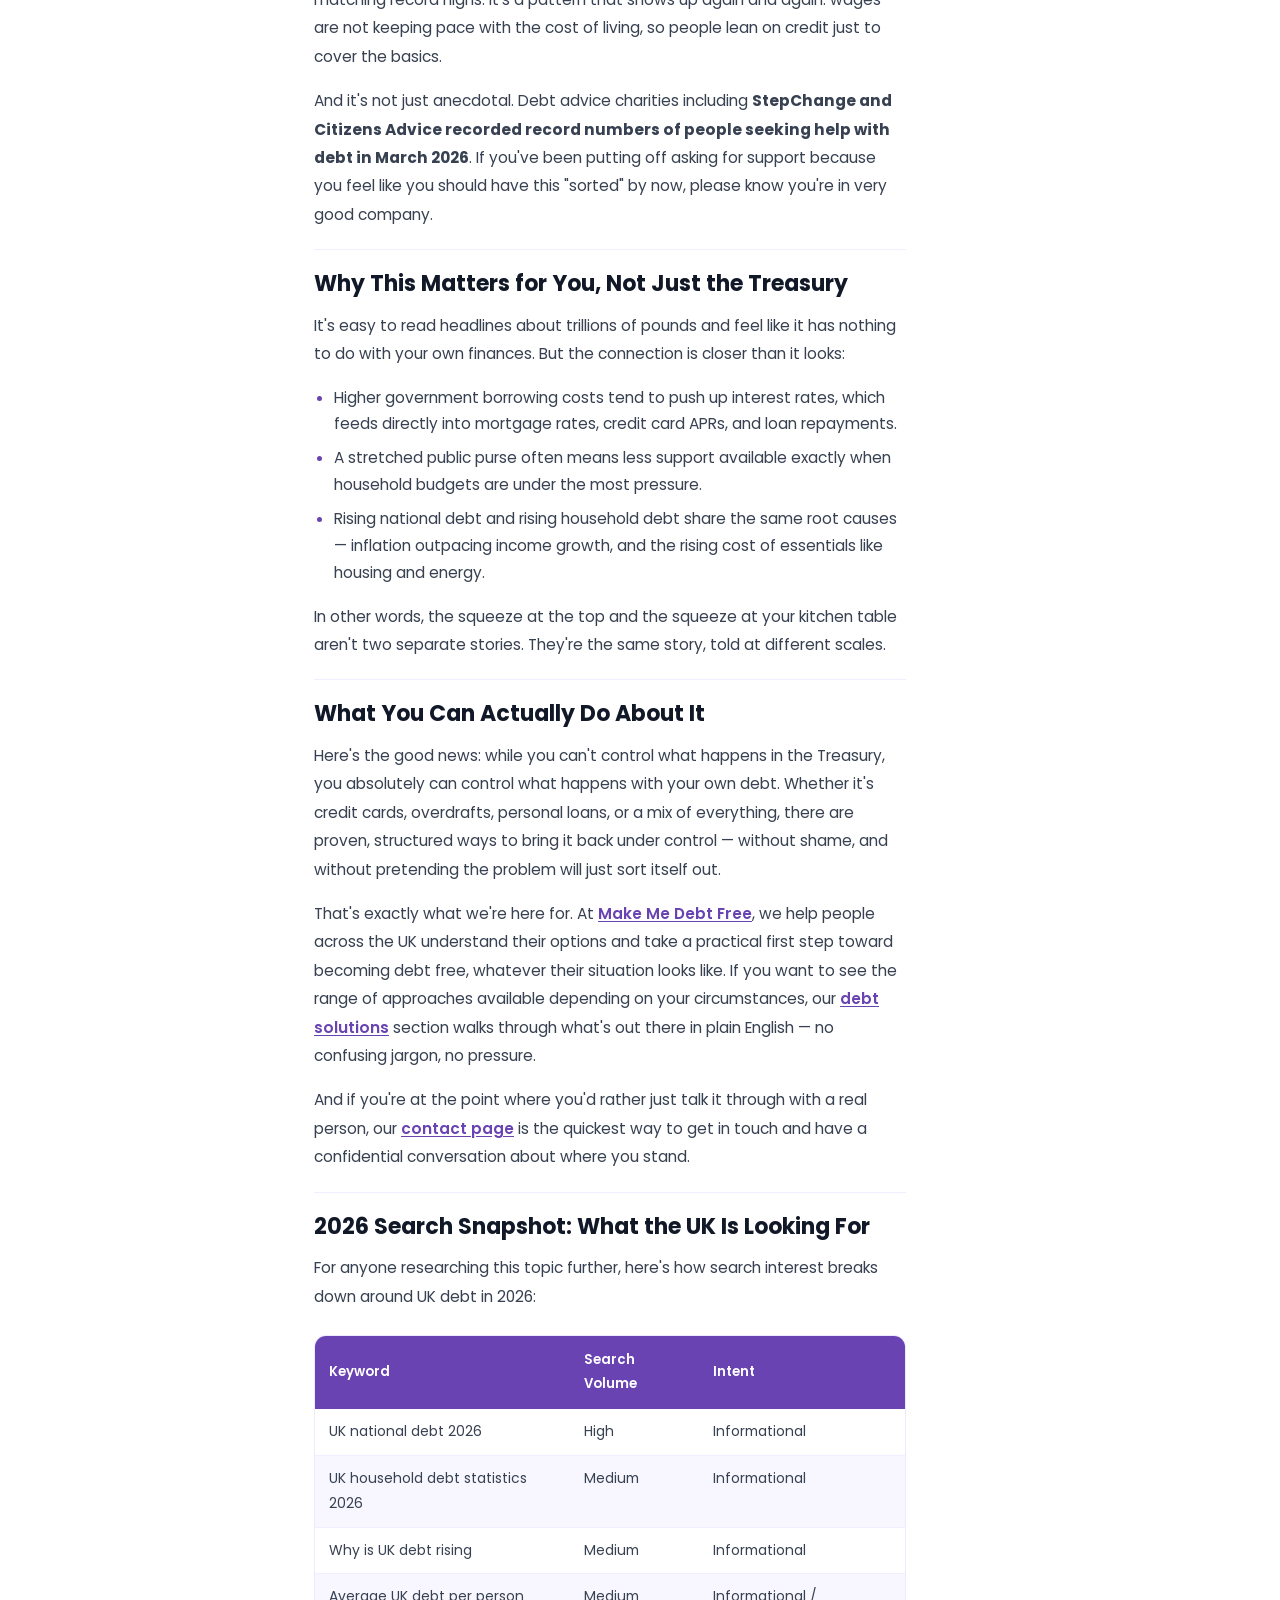
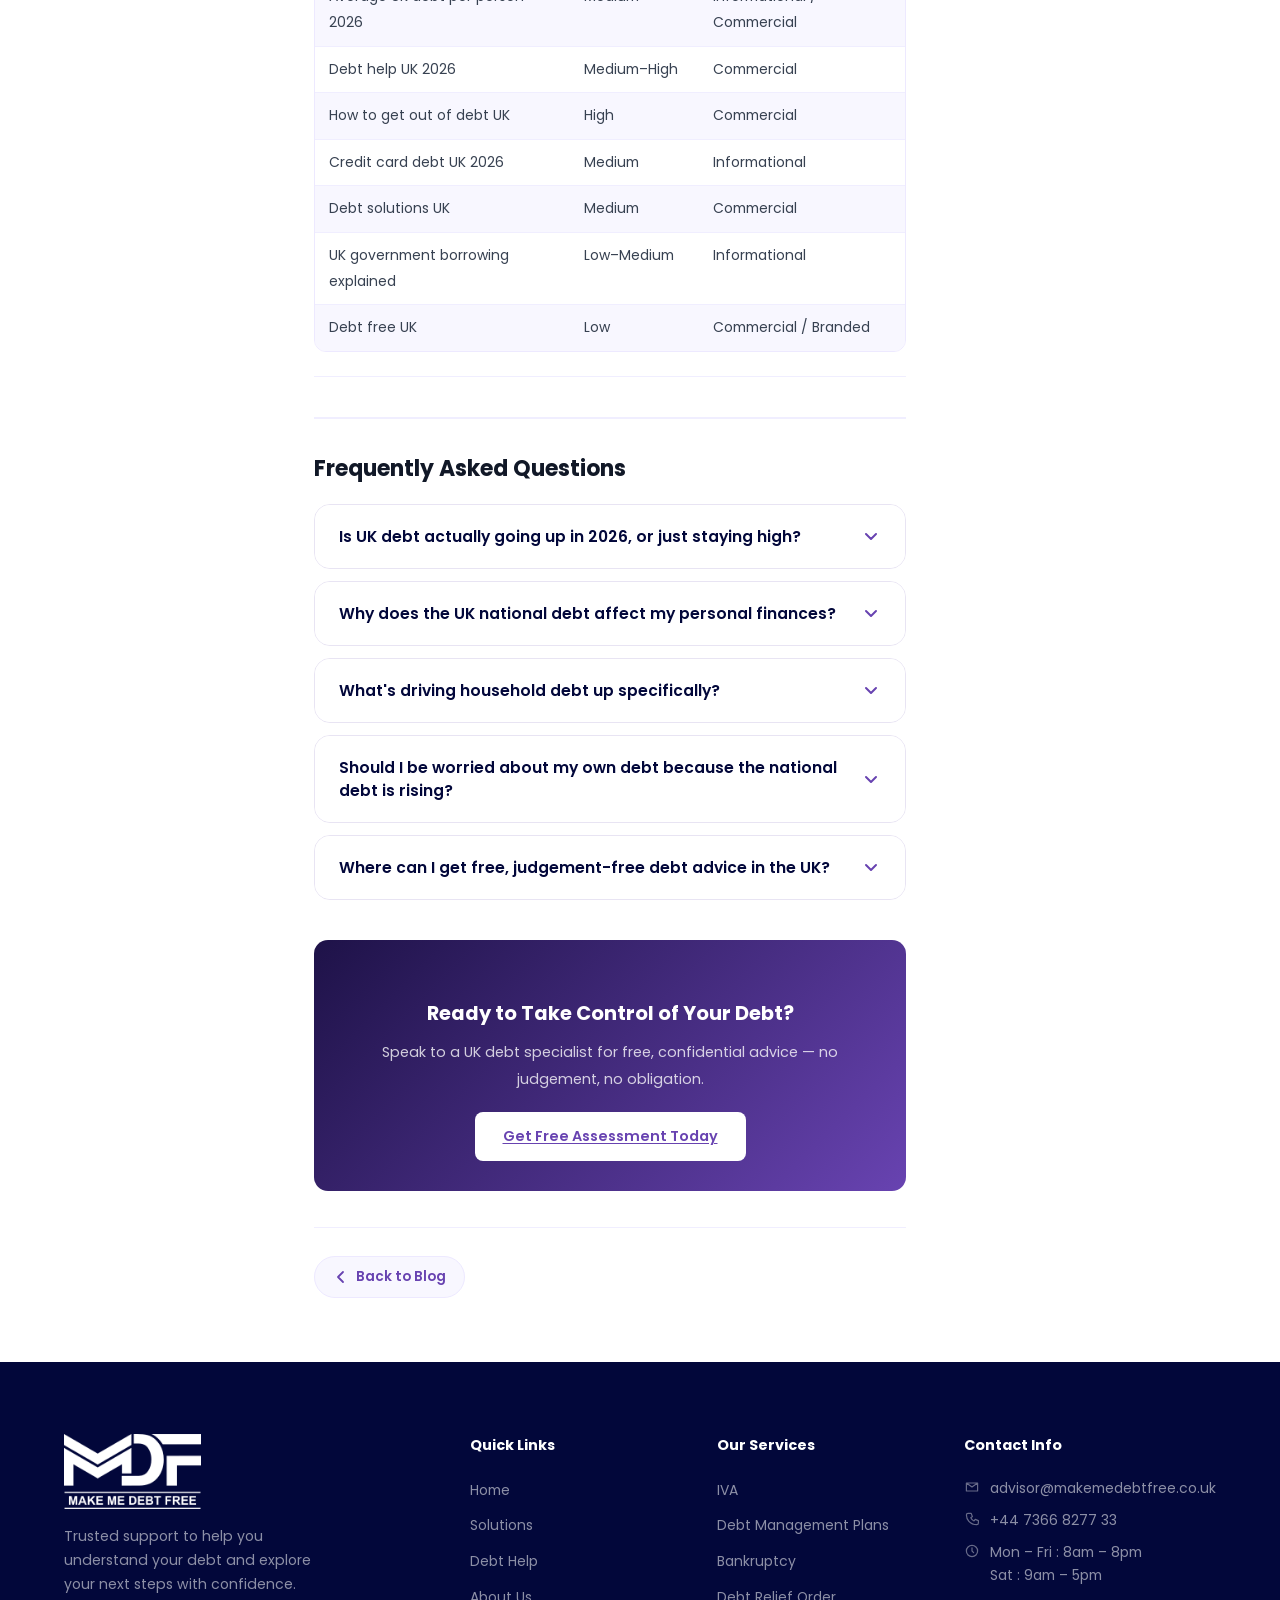
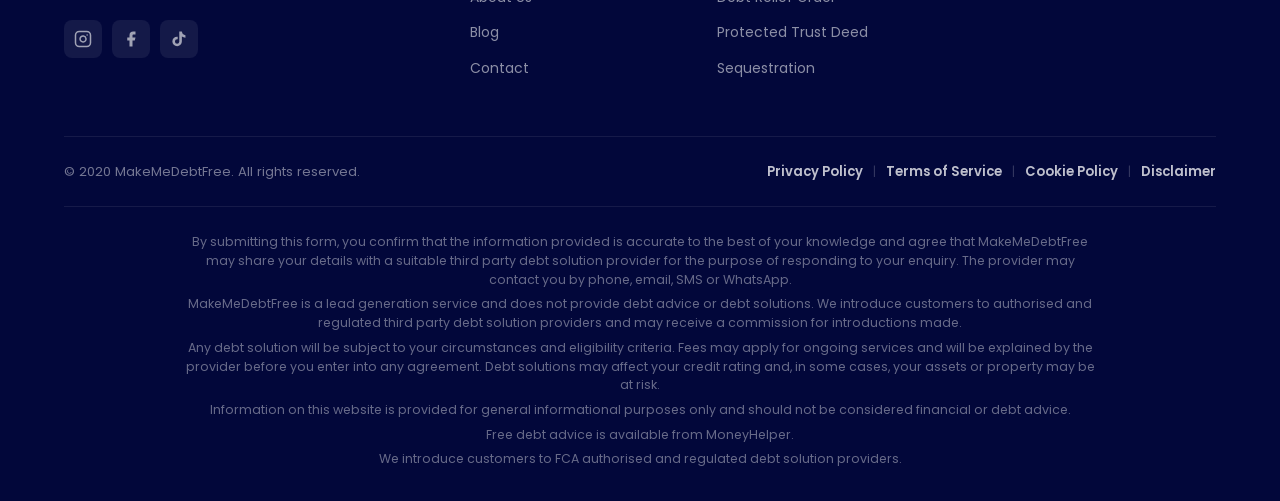
<file: blog-page/why-uk-debt-is-rising-2026.html>
<!DOCTYPE html>
<html lang="en">
<head>
  <meta charset="UTF-8" />
  <meta name="viewport" content="width=device-width, initial-scale=1.0" />
  <meta name="description" content="UK debt is rising again in 2026. Learn why, how it affects your finances, and practical steps to take control of your debt today." />
  <meta name="keywords" content="UK debt 2026, UK national debt, household debt UK, debt help UK, credit card debt UK, cost of living UK, debt solutions UK" />
  <title>Why UK Debt Is Rising Again in 2026 &amp; What It Means</title>
  <link rel="icon" type="image/svg+xml" href="../favicon.svg" />
  <link rel="shortcut icon" href="../favicon.svg" />
  <!-- Fonts -->
  <link rel="preconnect" href="https://fonts.googleapis.com" />
  <link rel="preconnect" href="https://fonts.gstatic.com" crossorigin />
  <link href="https://fonts.googleapis.com/css2?family=Poppins:wght@300;400;500;600;700;800&display=swap" rel="stylesheet" />
  <!-- Open Graph -->
  <meta property="og:type"                content="article" />
  <meta property="og:title"               content="Why UK Debt Is Rising Again in 2026 &amp; What It Means" />
  <meta property="og:description"         content="UK debt is rising again in 2026. Learn why, how it affects your finances, and practical steps to take control of your debt today." />
  <meta property="og:url"                 content="https://www.makemedebtfree.co.uk/why-uk-debt-is-rising-2026" />
  <meta property="og:image"              content="https://www.makemedebtfree.co.uk/blog-images/uk-debt-rising-again.png" />
  <meta property="article:published_time" content="2026-08-03" />
  <!-- Stylesheets -->
  <link rel="stylesheet" href="../style.css" />
  <link rel="stylesheet" href="../css/blog.css" />

  <!-- Article Schema -->
  <script type="application/ld+json">
  {
    "@context": "https://schema.org",
    "@type": "Article",
    "headline": "Why UK Debt Is Rising Again in 2026 (And What It Means for Your Wallet)",
    "description": "UK debt is rising again in 2026. Discover the causes, how it affects households, and practical steps to manage your debt effectively.",
    "author": {
      "@type": "Organization",
      "name": "Make Me Debt Free"
    },
    "publisher": {
      "@type": "Organization",
      "name": "Make Me Debt Free",
      "logo": {
        "@type": "ImageObject",
        "url": "https://www.makemedebtfree.co.uk/logo.png"
      }
    },
    "datePublished": "2026-08-03",
    "dateModified": "2026-08-03",
    "mainEntityOfPage": {
      "@type": "WebPage",
      "@id": "https://www.makemedebtfree.co.uk/why-uk-debt-is-rising-2026"
    },
    "image": "https://www.makemedebtfree.co.uk/blog-images/uk-debt-rising-again.png",
    "articleSection": "Finance",
    "keywords": ["UK debt 2026", "UK national debt", "household debt UK", "debt help UK", "credit card debt UK", "cost of living UK", "debt solutions UK"]
  }
  </script>

  <!-- FAQ Schema -->
  <script type="application/ld+json">
  {
    "@context": "https://schema.org",
    "@type": "FAQPage",
    "mainEntity": [
      {
        "@type": "Question",
        "name": "Is UK debt actually going up in 2026?",
        "acceptedAnswer": {
          "@type": "Answer",
          "text": "Yes. While annual borrowing has slightly decreased, total national debt continues to rise as the UK is still borrowing more than it repays. Household debt is also increasing."
        }
      },
      {
        "@type": "Question",
        "name": "Why does UK national debt affect personal finances?",
        "acceptedAnswer": {
          "@type": "Answer",
          "text": "National debt impacts interest rates, inflation, and public spending. This directly affects mortgage rates, loan costs, and the financial support available to households."
        }
      },
      {
        "@type": "Question",
        "name": "What is causing household debt to rise in the UK?",
        "acceptedAnswer": {
          "@type": "Answer",
          "text": "Rising living costs, stagnant wage growth, and higher interest rates are pushing households to rely more on credit cards and loans to cover everyday expenses."
        }
      },
      {
        "@type": "Question",
        "name": "Should I worry about my debt in 2026?",
        "acceptedAnswer": {
          "@type": "Answer",
          "text": "Not necessarily worry, but it's important to review your financial situation. If debt is increasing, early action can help you regain control and avoid long-term issues."
        }
      },
      {
        "@type": "Question",
        "name": "Where can I get free debt advice in the UK?",
        "acceptedAnswer": {
          "@type": "Answer",
          "text": "You can get free advice from organisations like StepChange and Citizens Advice, as well as guidance from UK-based debt solution services tailored to your situation."
        }
      }
    ]
  }
  </script>
</head>
<body>

  <!-- Scroll Progress Bar -->
  <div class="scroll-progress" id="scrollProgress"></div>

  <!-- ======== NAVBAR ======== -->
  <nav class="navbar" id="navbar">
    <div class="nav-container">
      <a href="../index.html" class="nav-logo">
        <img src="../images/mmdf-logo.png" alt="MakeMeDebtFree Logo" class="logo-img" />
      </a>
      <ul class="nav-links" id="navLinks">
        <li><a href="../index.html"           class="nav-link">Home</a></li>
        <li><a href="../index.html#solutions"  class="nav-link">Solutions</a></li>
        <li><a href="../index.html#debt-help"  class="nav-link">Debt Help</a></li>
        <li><a href="../index.html#about"      class="nav-link">About</a></li>
        <li><a href="../blog.html"             class="nav-link">Blog</a></li>
        <li><a href="../index.html#contact"    class="nav-link">Contact</a></li>
      </ul>
      <a href="../index.html#contact" class="btn btn-cta nav-cta">Check Eligibility</a>
      <button class="hamburger" id="hamburger" aria-label="Toggle navigation">
        <span></span><span></span><span></span>
      </button>
    </div>
  </nav>

  <!-- ======== ARTICLE SECTION ======== -->
  <section class="section-pad">
    <div class="container">
      <div class="blog-post-grid">

        <!-- ── LEFT: TABLE OF CONTENTS ── -->
        <aside class="blog-toc-sidebar" aria-label="Table of contents">
          <div class="blog-toc-box" id="tocBox">
            <h4>Contents</h4>
            <nav class="blog-toc-list" id="tocList">
              <a href="#intro"            class="toc-active"><span class="blog-toc-num">1.</span> Introduction</a>
              <a href="#national-picture">                   <span class="blog-toc-num">2.</span> The National Picture</a>
              <a href="#household-picture">                  <span class="blog-toc-num">3.</span> The Household Picture</a>
              <a href="#why-it-matters">                     <span class="blog-toc-num">4.</span> Why This Matters for You</a>
              <a href="#what-to-do">                         <span class="blog-toc-num">5.</span> What You Can Do</a>
              <a href="#keyword-snapshot">                   <span class="blog-toc-num">6.</span> 2026 Keyword Snapshot</a>
              <a href="#faqs">                               <span class="blog-toc-num">7.</span> FAQs</a>
            </nav>
          </div>
        </aside>

        <!-- ── CENTRE: ARTICLE CONTENT ── -->
        <div class="blog-post-content-col">

          <!-- Breadcrumb -->
          <nav class="breadcrumb" aria-label="Breadcrumb">
            <a href="../index.html">Home</a>
            <span class="breadcrumb-sep" aria-hidden="true">
              <svg width="12" height="12" viewBox="0 0 12 12" fill="none"><path d="M4 2l4 4-4 4" stroke="currentColor" stroke-width="1.4" stroke-linecap="round" stroke-linejoin="round"/></svg>
            </span>
            <a href="../blog.html">Blog</a>
            <span class="breadcrumb-sep" aria-hidden="true">
              <svg width="12" height="12" viewBox="0 0 12 12" fill="none"><path d="M4 2l4 4-4 4" stroke="currentColor" stroke-width="1.4" stroke-linecap="round" stroke-linejoin="round"/></svg>
            </span>
            <span class="breadcrumb-current">Why UK Debt Is Rising Again in 2026</span>
          </nav>

          <!-- Title + meta -->
          <div class="article-meta-bar">
            <h1>Why UK Debt Is Rising Again in 2026 (And What It Means for Your Wallet)</h1>
            <div class="article-meta-item">
              <svg viewBox="0 0 24 24"><rect x="3" y="4" width="18" height="18" rx="2"/><line x1="16" y1="2" x2="16" y2="6"/><line x1="8" y1="2" x2="8" y2="6"/><line x1="3" y1="10" x2="21" y2="10"/></svg>
              3 August 2026
            </div>
          </div>

          <!-- Featured Image -->
          <div class="article-featured-img">
            <img src="../blog-images/uk-debt-rising-again.png" alt="Why UK Debt Is Rising Again in 2026" />
          </div>

          <!-- Article Body -->
          <article class="article-content">

            <!-- ── SECTION 1: INTRO ── -->
            <section id="intro">
              <p class="article-lede">If you've felt like your money doesn't stretch as far as it used to, you're not imagining it. The UK isn't just dealing with a cost-of-living squeeze at the kitchen table — the country itself is borrowing more, owing more, and paying eye-watering sums just to service debt it already has. And that story, playing out in Westminster, has a very direct echo in millions of ordinary households across Britain.</p>
              <p>In this article, we'll break down exactly why UK debt is climbing again in 2026, what's driving it (both nationally and for everyday families), and — more importantly — what you can actually do about it if debt is weighing on you personally. No jargon, no scaremongering, just the real picture.</p>

              <!-- Key Takeaways Table -->
              <h2>Key Takeaways</h2>
              <div class="post-table-wrap">
                <table class="post-table">
                  <thead>
                    <tr>
                      <th>What's Happening</th>
                      <th>Why It Matters</th>
                    </tr>
                  </thead>
                  <tbody>
                    <tr>
                      <td>UK national debt sits at roughly <strong>£2.9 trillion</strong>, around 93.8% of GDP</td>
                      <td>One of the highest debt burdens in the G7, limiting government spending choices</td>
                    </tr>
                    <tr>
                      <td>Debt interest payments are forecast around <strong>£126 billion</strong> for 2025–26</td>
                      <td>That's money that can't go to the NHS, schools, or public services</td>
                    </tr>
                    <tr>
                      <td>Average UK household debt reached <strong>£67,350</strong> in January 2026</td>
                      <td>Rising household debt mirrors the national trend — Britain owes more at every level</td>
                    </tr>
                    <tr>
                      <td>Average credit card debt per adult is around <strong>£1,400</strong> in 2026</td>
                      <td>With interest rates near 24.4%, minimum payments barely dent the balance</td>
                    </tr>
                    <tr>
                      <td>Debt advice charities like StepChange and Citizens Advice saw <strong>record client numbers</strong> in March 2026</td>
                      <td>More people than ever are actively seeking help — a sign it's okay to ask too</td>
                    </tr>
                  </tbody>
                </table>
              </div>
            </section>

            <hr />

            <!-- ── SECTION 2: NATIONAL PICTURE ── -->
            <section id="national-picture">
              <h2>The National Picture: Why Government Debt Keeps Climbing</h2>
              <p>Let's start at the top. As of mid-2026, UK national debt stands at roughly <strong>£2.9 trillion</strong>, or about 93.8% of GDP — a figure that would have sounded almost fictional a couple of decades ago. So why does it keep growing?</p>
              <p>Part of the answer is simply the cost of servicing debt that already exists. The OBR expects total debt interest payments to reach around <strong>£126 billion in 2025–26 alone</strong>. To put that in perspective, interest on borrowing has become one of the largest single items in the entire government budget — bigger than most departmental budgets you'd expect to top the list.</p>
              <p>Rising bond yields haven't helped either. UK bond yields have climbed to among the highest in the G7, driven by a mix of sluggish growth, stubborn inflation, and rising debt interest costs. When investors demand higher returns to lend to the UK government, every pound borrowed becomes more expensive, which pushes total debt up even further — a bit like carrying a balance on a credit card that keeps hiking its APR.</p>
              <p>There's also a longer-term structural issue. The Office for Budget Responsibility has warned that UK national debt is on track to roughly treble over the next fifty years, driven by an ageing population, rising health and social care costs, and increasing pressure on the state pension. In plain English: more people retiring, fewer people of working age paying tax, and a growing bill for pensions and healthcare that isn't going away any time soon.</p>
              <div class="article-callout">
                <p>The one bright spot in the 2026 numbers is that annual borrowing has come down from the previous year. Government borrowing for 2025/26 came in at <strong>£132.0 billion</strong>, roughly £19.8 billion lower than the year before — the lowest deficit as a share of GDP since before the pandemic. Encouraging, yes — but a smaller deficit still adds to an already enormous pile of debt. Slowing down isn't the same as paying it off.</p>
              </div>
            </section>

            <hr />

            <!-- ── SECTION 3: HOUSEHOLD PICTURE ── -->
            <section id="household-picture">
              <h2>The Household Picture: Debt Is Rising Closer to Home Too</h2>
              <p>Here's where it gets personal. The national debt story isn't happening in isolation — it's playing out in living rooms and bank statements across the country too.</p>
              <p>According to The Money Charity, average total household debt in the UK reached <strong>£67,350 in January 2026</strong>, with average debt per individual sitting at £34,774. Most of that is tied up in mortgages, but a meaningful chunk is what's often called "problem debt" — credit cards, overdrafts, and personal loans that don't come with an asset attached.</p>
              <p>Credit cards deserve a special mention, because they're often where debt spirals fastest. The average adult in the UK is carrying around <strong>£1,400 in credit card debt in 2026</strong>, with average credit card interest rates sitting near <strong>24.4%</strong>. At that rate, someone making only minimum payments could spend over a decade clearing the balance — and pay back nearly as much in interest as they originally borrowed.</p>
              <p>The trend isn't slowing down either. Recent industry data shows consumer spending on credit cards rising while repayments are falling, meaning more people are falling into arrears and going over their credit limits, with balances matching record highs. It's a pattern that shows up again and again: wages are not keeping pace with the cost of living, so people lean on credit just to cover the basics.</p>
              <p>And it's not just anecdotal. Debt advice charities including <strong>StepChange and Citizens Advice recorded record numbers of people seeking help with debt in March 2026</strong>. If you've been putting off asking for support because you feel like you should have this "sorted" by now, please know you're in very good company.</p>
            </section>

            <hr />

            <!-- ── SECTION 4: WHY IT MATTERS ── -->
            <section id="why-it-matters">
              <h2>Why This Matters for You, Not Just the Treasury</h2>
              <p>It's easy to read headlines about trillions of pounds and feel like it has nothing to do with your own finances. But the connection is closer than it looks:</p>
              <ul>
                <li>Higher government borrowing costs tend to push up interest rates, which feeds directly into mortgage rates, credit card APRs, and loan repayments.</li>
                <li>A stretched public purse often means less support available exactly when household budgets are under the most pressure.</li>
                <li>Rising national debt and rising household debt share the same root causes — inflation outpacing income growth, and the rising cost of essentials like housing and energy.</li>
              </ul>
              <p>In other words, the squeeze at the top and the squeeze at your kitchen table aren't two separate stories. They're the same story, told at different scales.</p>
            </section>

            <hr />

            <!-- ── SECTION 5: WHAT TO DO ── -->
            <section id="what-to-do">
              <h2>What You Can Actually Do About It</h2>
              <p>Here's the good news: while you can't control what happens in the Treasury, you absolutely can control what happens with your own debt. Whether it's credit cards, overdrafts, personal loans, or a mix of everything, there are proven, structured ways to bring it back under control — without shame, and without pretending the problem will just sort itself out.</p>
              <p>That's exactly what we're here for. At <a href="https://www.makemedebtfree.co.uk/">Make Me Debt Free</a>, we help people across the UK understand their options and take a practical first step toward becoming debt free, whatever their situation looks like. If you want to see the range of approaches available depending on your circumstances, our <a href="../index.html#solutions">debt solutions</a> section walks through what's out there in plain English — no confusing jargon, no pressure.</p>
              <p>And if you're at the point where you'd rather just talk it through with a real person, our <a href="../index.html#contact">contact page</a> is the quickest way to get in touch and have a confidential conversation about where you stand.</p>
            </section>

            <hr />

            <!-- ── SECTION 6: KEYWORD SNAPSHOT ── -->
            <section id="keyword-snapshot">
              <h2>2026 Search Snapshot: What the UK Is Looking For</h2>
              <p>For anyone researching this topic further, here's how search interest breaks down around UK debt in 2026:</p>
              <div class="post-table-wrap">
                <table class="post-table">
                  <thead>
                    <tr>
                      <th>Keyword</th>
                      <th>Search Volume</th>
                      <th>Intent</th>
                    </tr>
                  </thead>
                  <tbody>
                    <tr><td>UK national debt 2026</td><td>High</td><td>Informational</td></tr>
                    <tr><td>UK household debt statistics 2026</td><td>Medium</td><td>Informational</td></tr>
                    <tr><td>Why is UK debt rising</td><td>Medium</td><td>Informational</td></tr>
                    <tr><td>Average UK debt per person 2026</td><td>Medium</td><td>Informational / Commercial</td></tr>
                    <tr><td>Debt help UK 2026</td><td>Medium–High</td><td>Commercial</td></tr>
                    <tr><td>How to get out of debt UK</td><td>High</td><td>Commercial</td></tr>
                    <tr><td>Credit card debt UK 2026</td><td>Medium</td><td>Informational</td></tr>
                    <tr><td>Debt solutions UK</td><td>Medium</td><td>Commercial</td></tr>
                    <tr><td>UK government borrowing explained</td><td>Low–Medium</td><td>Informational</td></tr>
                    <tr><td>Debt free UK</td><td>Low</td><td>Commercial / Branded</td></tr>
                  </tbody>
                </table>
              </div>
            </section>

            <hr />

            <!-- ── SECTION 7: FAQS ── -->
            <div class="article-faq" id="faqs">
              <h2>Frequently Asked Questions</h2>
              <div class="faq-list">

                <div class="faq-item">
                  <button class="faq-question" aria-expanded="false">
                    <span>Is UK debt actually going up in 2026, or just staying high?</span>
                    <svg class="faq-icon" width="20" height="20" viewBox="0 0 20 20" fill="none"><path d="M5 8l5 5 5-5" stroke="currentColor" stroke-width="2" stroke-linecap="round" stroke-linejoin="round"/></svg>
                  </button>
                  <div class="faq-answer">
                    <p>Both, in a sense. Annual government borrowing has come down slightly compared to the previous year, but total accumulated national debt keeps rising because the country is still borrowing more than it repays. Household debt is following a similar pattern, with average totals continuing to climb.</p>
                  </div>
                </div>

                <div class="faq-item">
                  <button class="faq-question" aria-expanded="false">
                    <span>Why does the UK national debt affect my personal finances?</span>
                    <svg class="faq-icon" width="20" height="20" viewBox="0 0 20 20" fill="none"><path d="M5 8l5 5 5-5" stroke="currentColor" stroke-width="2" stroke-linecap="round" stroke-linejoin="round"/></svg>
                  </button>
                  <div class="faq-answer">
                    <p>Government borrowing influences interest rates, inflation, and public spending — all of which ripple down into mortgage rates, the cost of borrowing, and how much support is available if you're struggling financially.</p>
                  </div>
                </div>

                <div class="faq-item">
                  <button class="faq-question" aria-expanded="false">
                    <span>What's driving household debt up specifically?</span>
                    <svg class="faq-icon" width="20" height="20" viewBox="0 0 20 20" fill="none"><path d="M5 8l5 5 5-5" stroke="currentColor" stroke-width="2" stroke-linecap="round" stroke-linejoin="round"/></svg>
                  </button>
                  <div class="faq-answer">
                    <p>A mix of rising living costs, wages not keeping pace with inflation, and higher interest rates on existing borrowing. Many people are using credit cards and loans just to manage everyday essentials, not luxuries.</p>
                  </div>
                </div>

                <div class="faq-item">
                  <button class="faq-question" aria-expanded="false">
                    <span>Should I be worried about my own debt because the national debt is rising?</span>
                    <svg class="faq-icon" width="20" height="20" viewBox="0 0 20 20" fill="none"><path d="M5 8l5 5 5-5" stroke="currentColor" stroke-width="2" stroke-linecap="round" stroke-linejoin="round"/></svg>
                  </button>
                  <div class="faq-answer">
                    <p>Not worried — but it's a good prompt to take stock. If your own borrowing has crept up over the past year or two, now's a sensible time to look at your options before it becomes harder to manage.</p>
                  </div>
                </div>

                <div class="faq-item">
                  <button class="faq-question" aria-expanded="false">
                    <span>Where can I get free, judgement-free debt advice in the UK?</span>
                    <svg class="faq-icon" width="20" height="20" viewBox="0 0 20 20" fill="none"><path d="M5 8l5 5 5-5" stroke="currentColor" stroke-width="2" stroke-linecap="round" stroke-linejoin="round"/></svg>
                  </button>
                  <div class="faq-answer">
                    <p>Independent charities like StepChange and Citizens Advice offer free guidance, and specialist services like <a href="../index.html#contact">Make Me Debt Free</a> can help you understand which route suits your specific situation. Reaching out early almost always gives you more options.</p>
                  </div>
                </div>

              </div>
            </div>

            <!-- CTA Strip -->
            <div class="article-cta-strip">
              <h3>Ready to Take Control of Your Debt?</h3>
              <p>Speak to a UK debt specialist for free, confidential advice — no judgement, no obligation.</p>
              <a href="../index.html#contact" class="btn-white">Get Free Assessment Today</a>
            </div>

          </article><!-- /article-content -->

          <!-- Back to Blog -->
          <div class="back-to-blogs-bar">
            <a href="../blog.html" class="btn-outline">
              <svg width="16" height="16" viewBox="0 0 16 16" fill="none"><path d="M10 3L5 8l5 5" stroke="currentColor" stroke-width="1.8" stroke-linecap="round" stroke-linejoin="round"/></svg>
              Back to Blog
            </a>
          </div>

        </div><!-- /blog-post-content-col -->

        <!-- ── RIGHT: CONTACT FORM ── -->
        <aside class="blog-contact-sidebar" aria-label="Contact form">
          <div class="blog-contact-card">
            <h4>Get Free Debt Advice</h4>
            <p>Tell us a little about your situation and a specialist adviser will get back to you — free and confidential.</p>

            <form id="sidebarContactForm" data-wit-form="blog-sidebar-form" novalidate>
              <div class="form-group">
                <label for="sbName">Name *</label>
                <input type="text" id="sbName" name="name" placeholder="Your full name" autocomplete="name" />
                <p class="field-error" id="sbNameError">Please enter your name.</p>
              </div>
              <div class="form-group">
                <label for="sbEmail">Email *</label>
                <input type="email" id="sbEmail" name="email" placeholder="you@example.com" autocomplete="email" />
                <p class="field-error" id="sbEmailError">Please enter a valid email address.</p>
              </div>
              <div class="form-group">
                <label for="sbPhone">Number *</label>
                <input type="tel" id="sbPhone" name="phone" placeholder="e.g. 07700 900123" autocomplete="tel" />
                <p class="field-error" id="sbPhoneError">Please enter a valid phone number.</p>
              </div>
              <div class="form-group">
                <label for="sbMessage">Message *</label>
                <textarea id="sbMessage" name="message" placeholder="Briefly tell us about your situation…" rows="2"></textarea>
                <p class="field-error" id="sbMessageError">Please write a brief message.</p>
              </div>
              <button type="submit" class="btn btn-primary btn-sidebar-submit" id="sbSubmitBtn">Submit</button>
            </form>

            <div class="blog-contact-note">
              <svg viewBox="0 0 24 24"><path d="M9 12l2 2 4-4"/><circle cx="12" cy="12" r="10"/></svg>
              100% free &amp; confidential
            </div>
          </div>
        </aside>

      </div><!-- /blog-post-grid -->
    </div><!-- /container -->
  </section>

  <!-- ======== FOOTER ======== -->
  <footer class="footer">
    <div class="container">
      <div class="footer-grid">

        <div class="footer-brand">
          <a href="../index.html" class="nav-logo footer-logo">
            <img src="../images/mmdf--logo.png" alt="MakeMeDebtFree Logo" class="logo-img logo-img-footer" />
          </a>
          <p class="footer-tagline">Trusted support to help you understand your debt and explore your next steps with confidence.</p>
          <div class="social-icons">
            <a href="https://www.instagram.com/make_me_debtfree?igsh=MWhuM2wwbDEwMGM4bw==" class="social-icon" aria-label="Instagram" target="_blank" rel="noopener noreferrer">
              <svg width="18" height="18" viewBox="0 0 24 24" fill="none" stroke="currentColor" stroke-width="2"><rect x="2" y="2" width="20" height="20" rx="5"/><path d="M16 11.37A4 4 0 1112.63 8 4 4 0 0116 11.37z"/><circle cx="17.5" cy="6.5" r="1" fill="currentColor" stroke="none"/></svg>
            </a>
            <a href="https://www.facebook.com/profile.php?id=61590639645788" class="social-icon" aria-label="Facebook" target="_blank" rel="noopener noreferrer">
              <svg width="18" height="18" viewBox="0 0 24 24" fill="currentColor"><path d="M18 2h-3a5 5 0 00-5 5v3H7v4h3v8h4v-8h3l1-4h-4V7a1 1 0 011-1h3z"/></svg>
            </a>
            <a href="https://www.tiktok.com/@make.me.debt.free" class="social-icon" aria-label="TikTok" target="_blank" rel="noopener noreferrer">
              <svg width="18" height="18" viewBox="0 0 24 24" fill="currentColor"><path d="M19.59 6.69a4.83 4.83 0 01-3.77-4.25V2h-3.45v13.67a2.89 2.89 0 01-2.88 2.5 2.89 2.89 0 01-2.89-2.89 2.89 2.89 0 012.89-2.89c.28 0 .54.04.79.1V9.01a6.33 6.33 0 00-.79-.05 6.34 6.34 0 00-6.34 6.34 6.34 6.34 0 006.34 6.34 6.34 6.34 0 006.33-6.34V8.79a8.18 8.18 0 004.78 1.52V6.85a4.85 4.85 0 01-1.01-.16z"/></svg>
            </a>
          </div>
        </div>

        <div class="footer-col">
          <h5>Quick Links</h5>
          <ul>
            <li><a href="../index.html">Home</a></li>
            <li><a href="../index.html#solutions">Solutions</a></li>
            <li><a href="../index.html#debt-help">Debt Help</a></li>
            <li><a href="../index.html#about">About Us</a></li>
            <li><a href="../blog.html">Blog</a></li>
            <li><a href="../index.html#contact">Contact</a></li>
          </ul>
        </div>

        <div class="footer-col">
          <h5>Our Services</h5>
          <ul>
            <li><a href="../index.html#solutions">IVA</a></li>
            <li><a href="../index.html#solutions">Debt Management Plans</a></li>
            <li><a href="../index.html#solutions">Bankruptcy</a></li>
            <li><a href="../index.html#solutions">Debt Relief Order</a></li>
            <li><a href="../index.html#solutions">Protected Trust Deed</a></li>
            <li><a href="../index.html#solutions">Sequestration</a></li>
          </ul>
        </div>

        <div class="footer-col">
          <h5>Contact Info</h5>
          <ul class="contact-list">
            <li>
              <svg width="16" height="16" viewBox="0 0 20 20" fill="none"><path d="M3 5l7 5 7-5M3 5h14v10H3V5z" stroke="currentColor" stroke-width="1.5" stroke-linejoin="round"/></svg>
              advisor@makemedebtfree.co.uk
            </li>
            <li>
              <svg width="16" height="16" viewBox="0 0 20 20" fill="none"><path d="M6 3h3l1.5 4-2 1.5c.8 1.8 2.2 3.2 4 4l1.5-2L18 12v3c0 1-1 2-2 2C7 17 3 10 3 5c0-1 1-2 2-2h1z" stroke="currentColor" stroke-width="1.5" stroke-linejoin="round"/></svg>
              +44 7366 8277 33
            </li>
            <li>
              <svg width="16" height="16" viewBox="0 0 20 20" fill="none"><circle cx="10" cy="10" r="7" stroke="currentColor" stroke-width="1.5"/><path d="M10 6v4l2 2" stroke="currentColor" stroke-width="1.5" stroke-linecap="round"/></svg>
              Mon &ndash; Fri : 8am &ndash; 8pm<br>Sat : 9am &ndash; 5pm
            </li>
          </ul>
        </div>

      </div>

      <div class="footer-bottom">
        <p class="footer-copy">&copy; 2020 MakeMeDebtFree. All rights reserved.</p>
        <div class="footer-legal-links">
          <a href="../pages/privacy-policy.html">Privacy Policy</a>
          <span class="sep">|</span>
          <a href="../pages/terms-of-services.html">Terms of Service</a>
          <span class="sep">|</span>
          <a href="../pages/cookie-policy.html">Cookie Policy</a>
          <span class="sep">|</span>
          <a href="../pages/disclaimer.html">Disclaimer</a>
        </div>
      </div>

      <div class="footer-disclaimer">
        <p>By submitting this form, you confirm that the information provided is accurate to the best of your knowledge and agree that MakeMeDebtFree may share your details with a suitable third party debt solution provider for the purpose of responding to your enquiry. The provider may contact you by phone, email, SMS or WhatsApp.</p>
        <p>MakeMeDebtFree is a lead generation service and does not provide debt advice or debt solutions. We introduce customers to authorised and regulated third party debt solution providers and may receive a commission for introductions made.</p>
        <p>Any debt solution will be subject to your circumstances and eligibility criteria. Fees may apply for ongoing services and will be explained by the provider before you enter into any agreement. Debt solutions may affect your credit rating and, in some cases, your assets or property may be at risk.</p>
        <p>Information on this website is provided for general informational purposes only and should not be considered financial or debt advice.</p>
        <p>Free debt advice is available from MoneyHelper.</p>
        <p>We introduce customers to FCA authorised and regulated debt solution providers.</p>
      </div>
    </div>
  </footer>

  <!-- Back to Top -->
  <button class="back-to-top" id="backToTop" aria-label="Back to top">
    <svg width="20" height="20" viewBox="0 0 20 20" fill="none">
      <path d="M5 12l5-5 5 5" stroke="currentColor" stroke-width="2" stroke-linecap="round" stroke-linejoin="round"/>
    </svg>
  </button>

  <!-- ======== THANK YOU MODAL ======== -->
  <div class="modal-overlay" id="thankYouModal" role="dialog" aria-modal="true" aria-labelledby="modalTitle">
    <div class="modal-box">
      <div class="modal-icon">
        <svg viewBox="0 0 24 24"><polyline points="20 6 9 17 4 12"/></svg>
      </div>
      <h3 id="modalTitle">Enquiry Received!</h3>
      <p>Thank you for getting in touch. One of our specialist debt advisers will review your enquiry and respond within <strong>one working day</strong>. You're in safe hands.</p>
      <button id="modalCloseBtn" class="btn btn-primary modal-close-btn">Close</button>
    </div>
  </div>

  <script src="../script.js"></script>
  <script src="../js/blog.js"></script>
  <script src="https://crm.bizzbuzzcreations.com/wit.js" data-tracking-id="wit_f7eea37e7c3071fa37175c87" async></script>
</body>
</html>
</file>
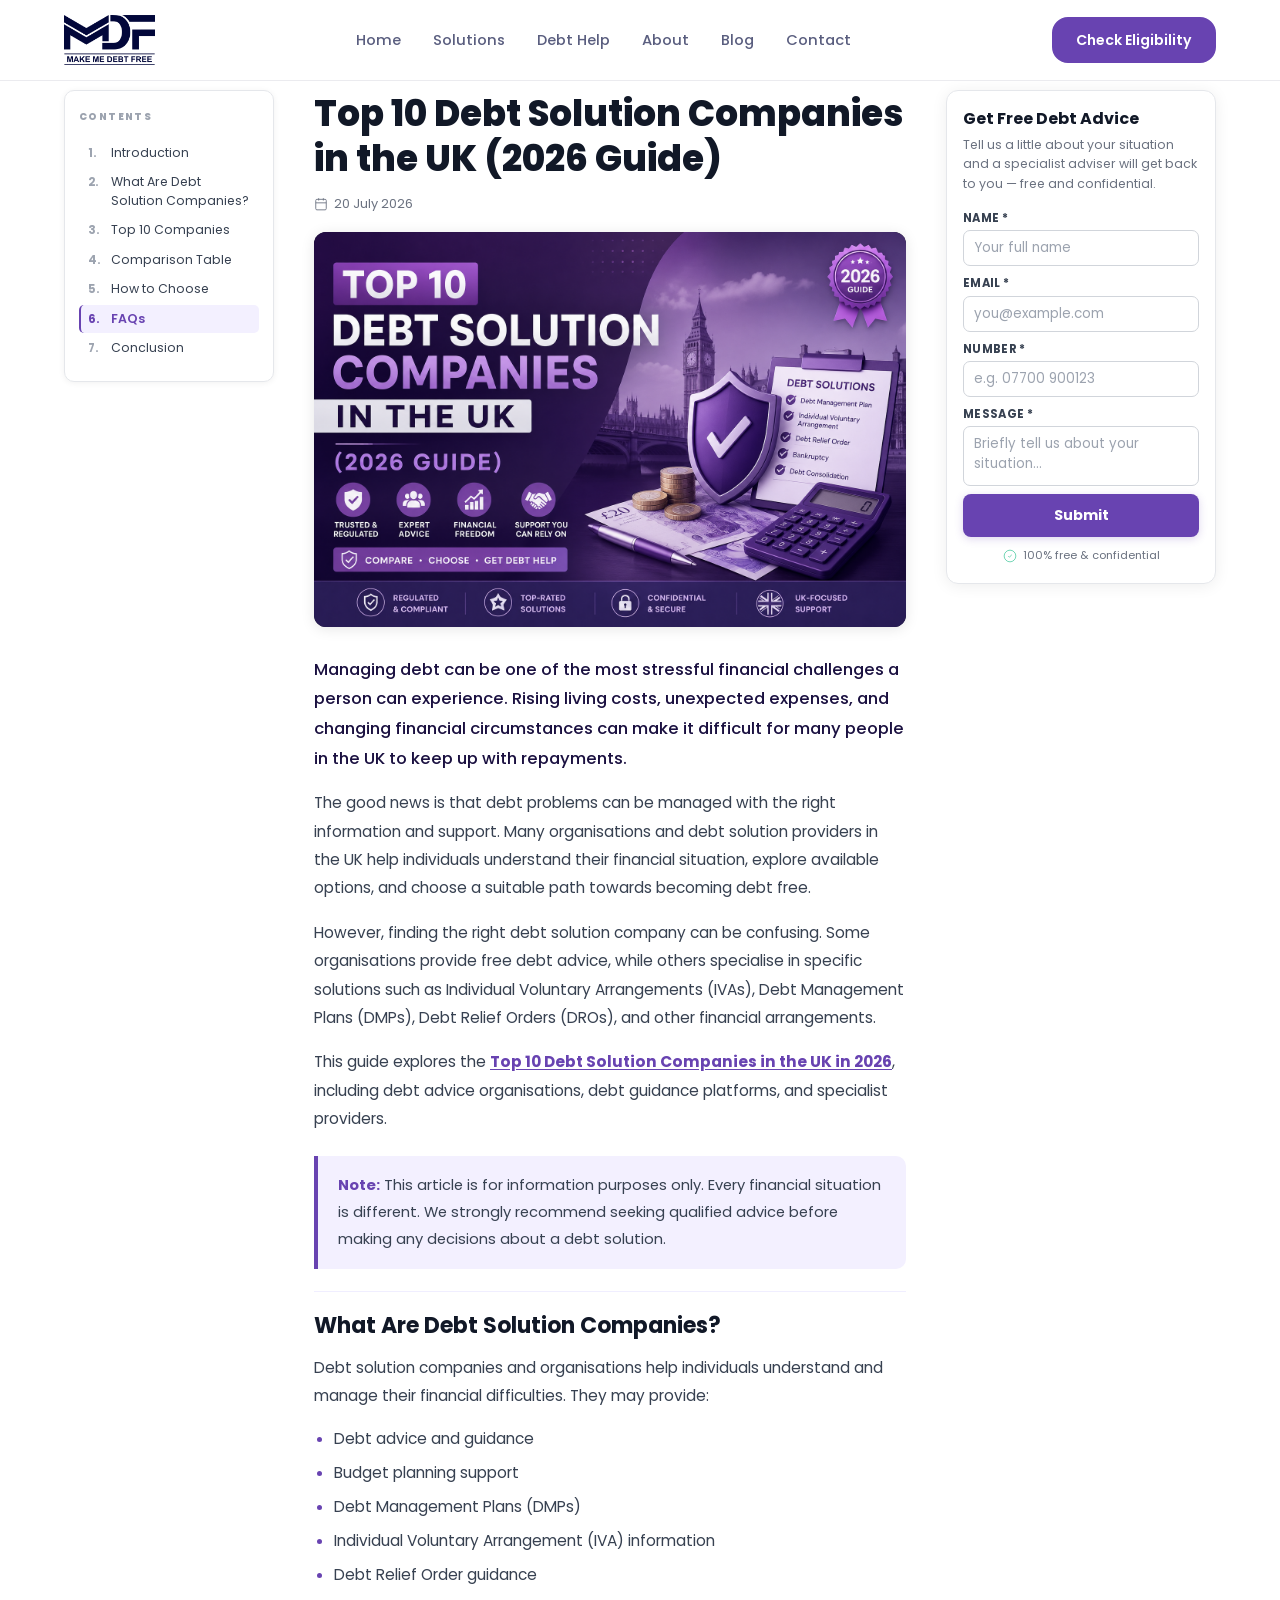
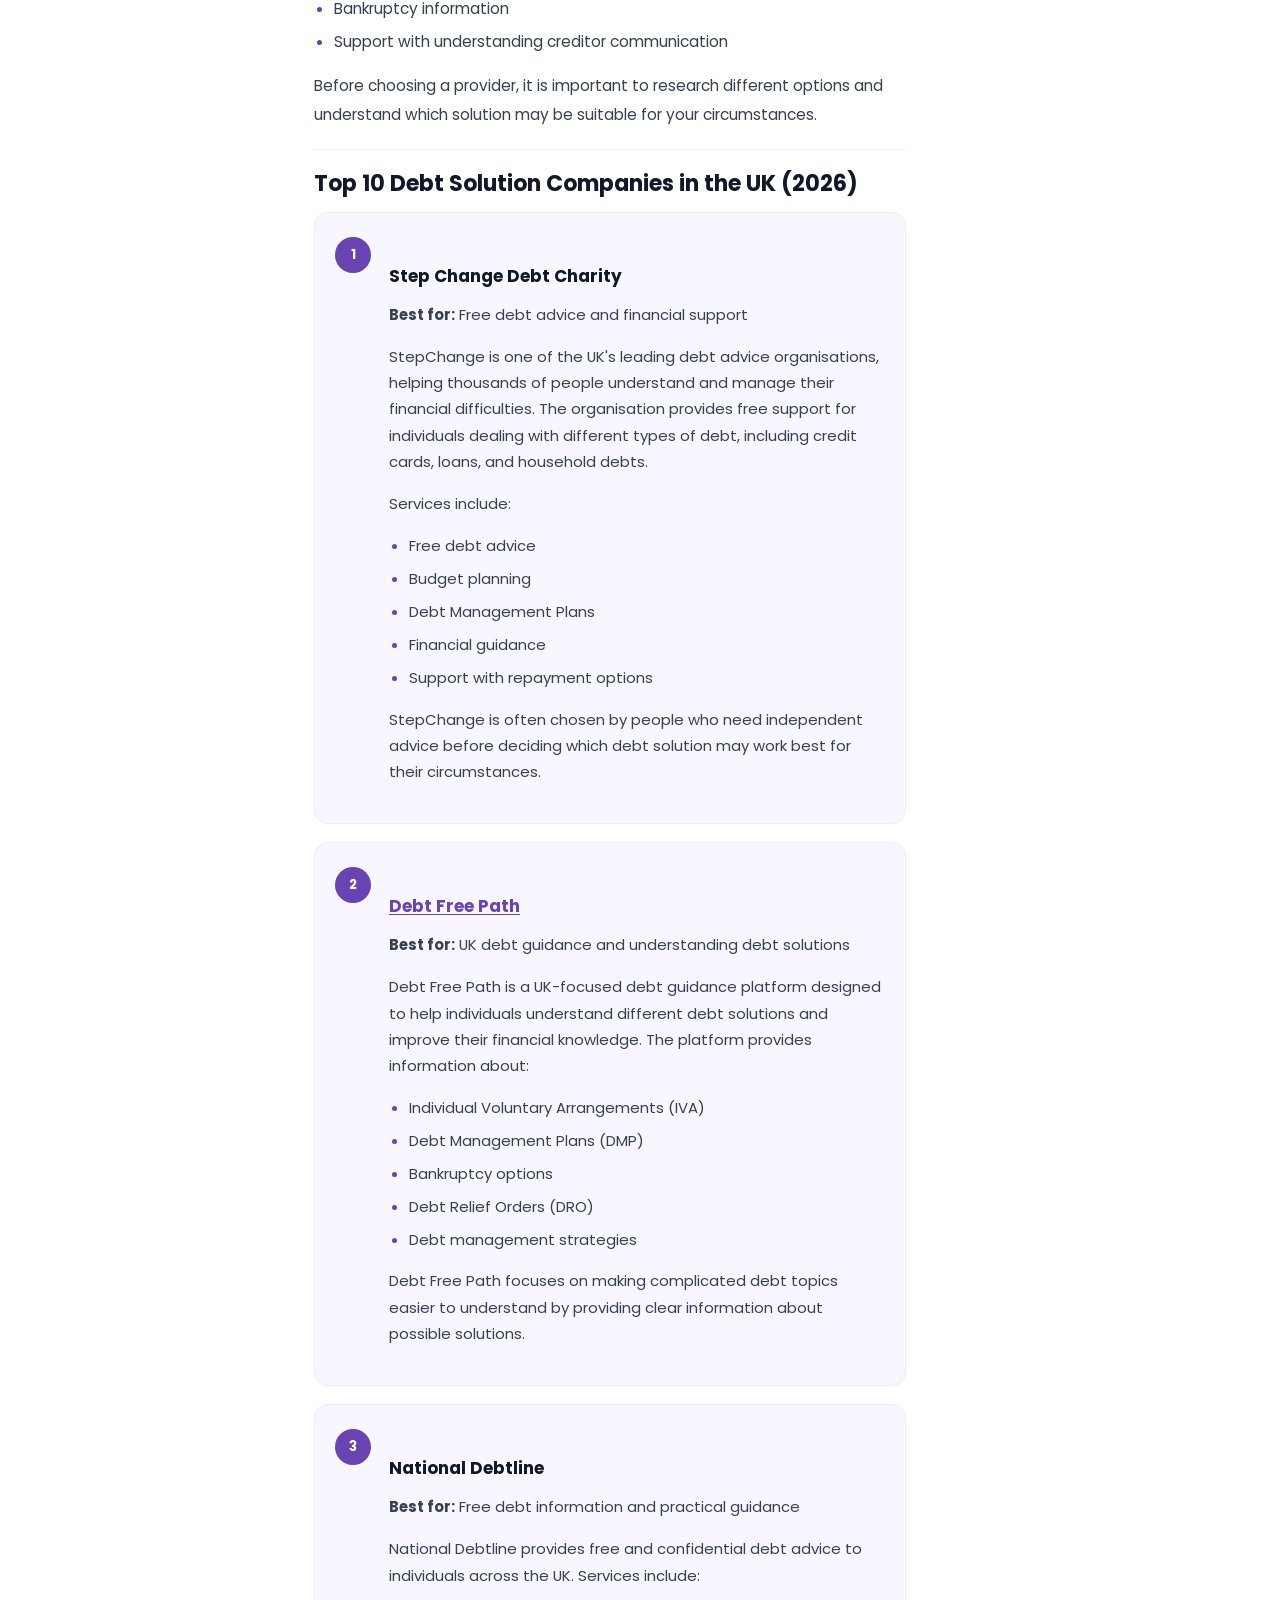
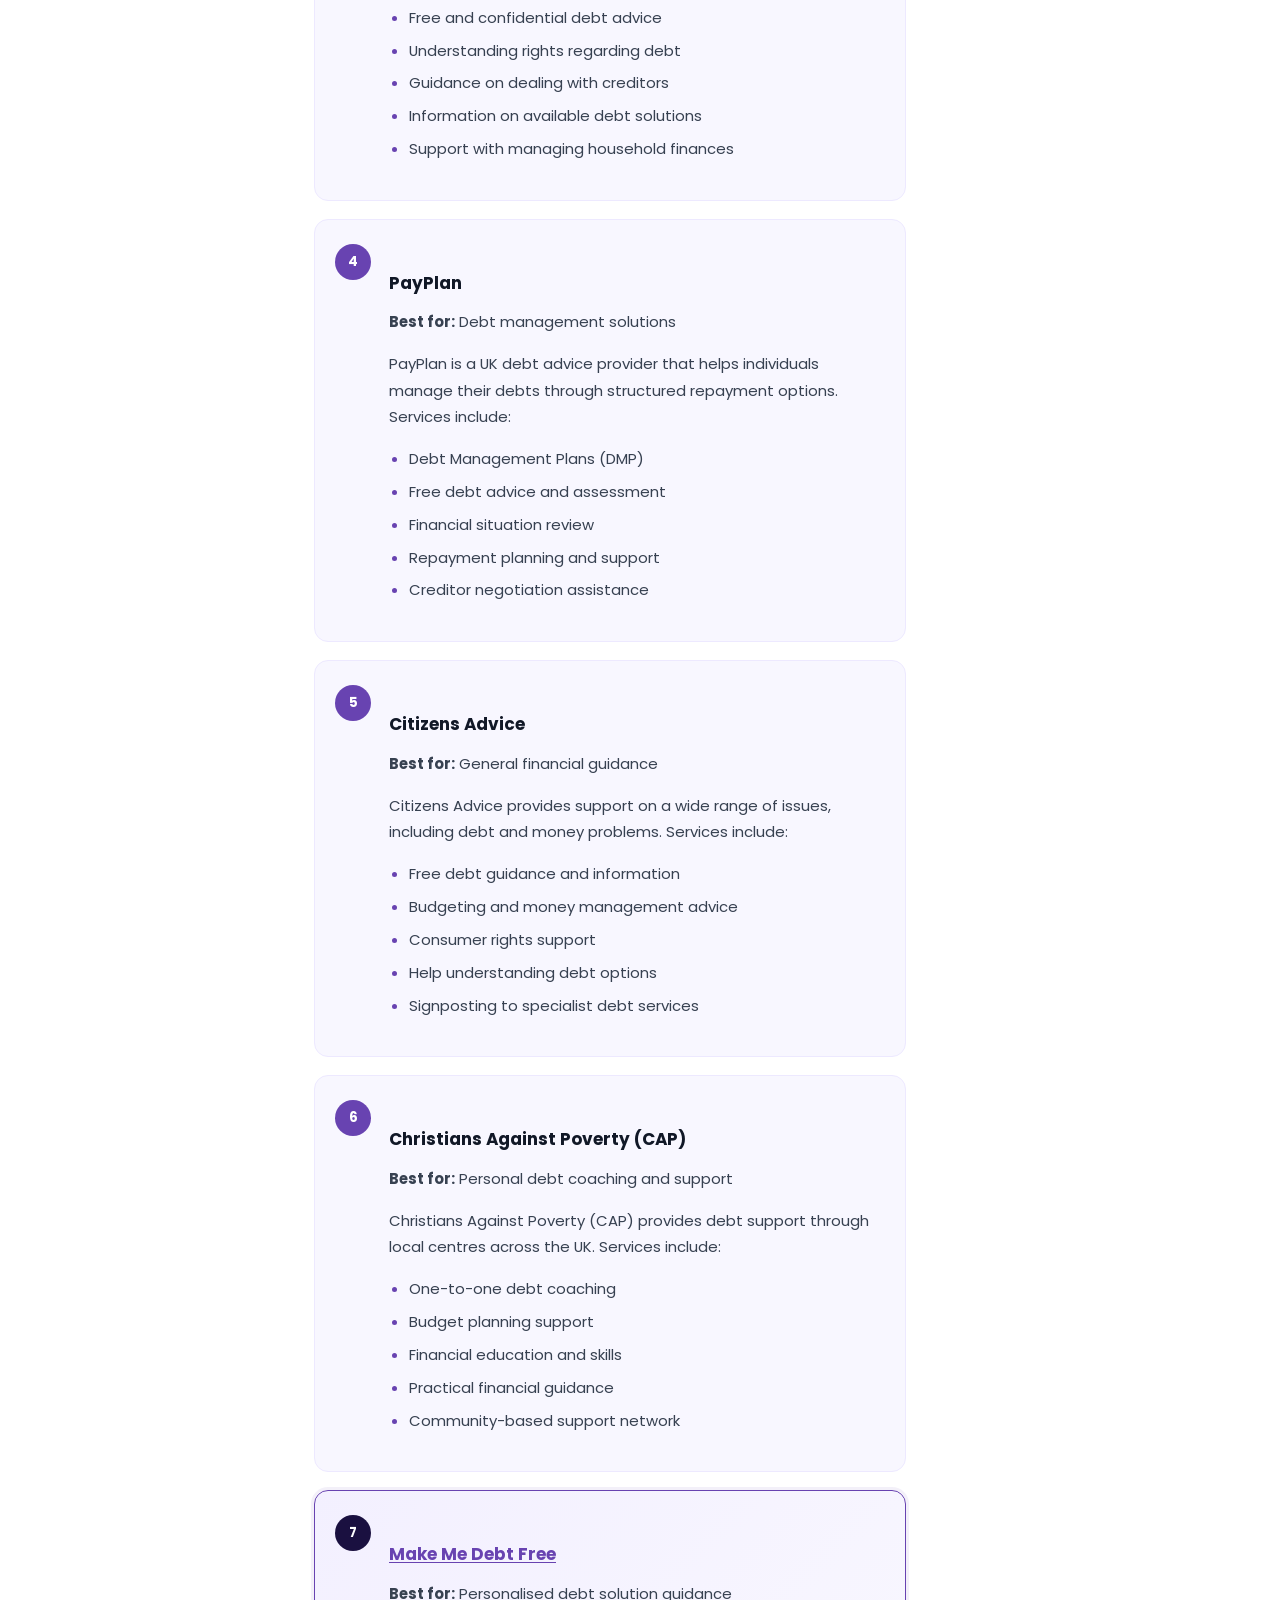
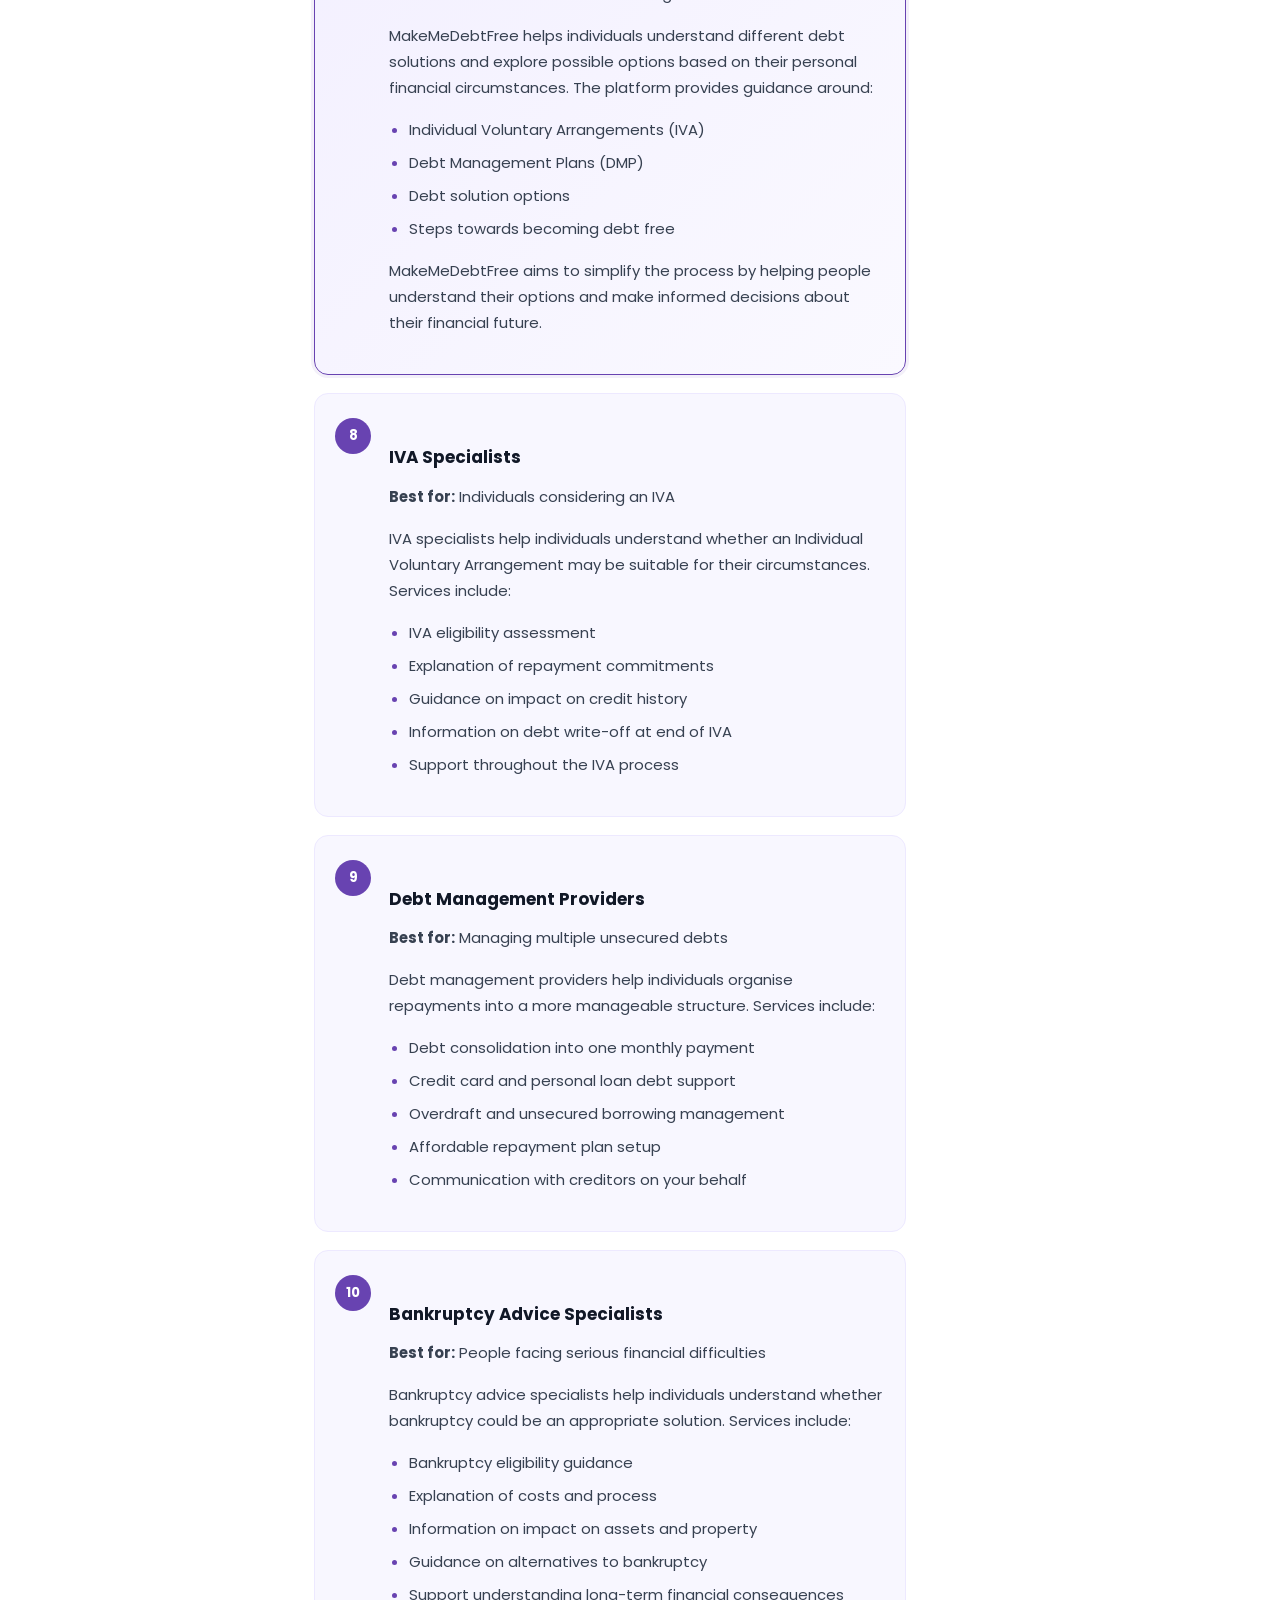
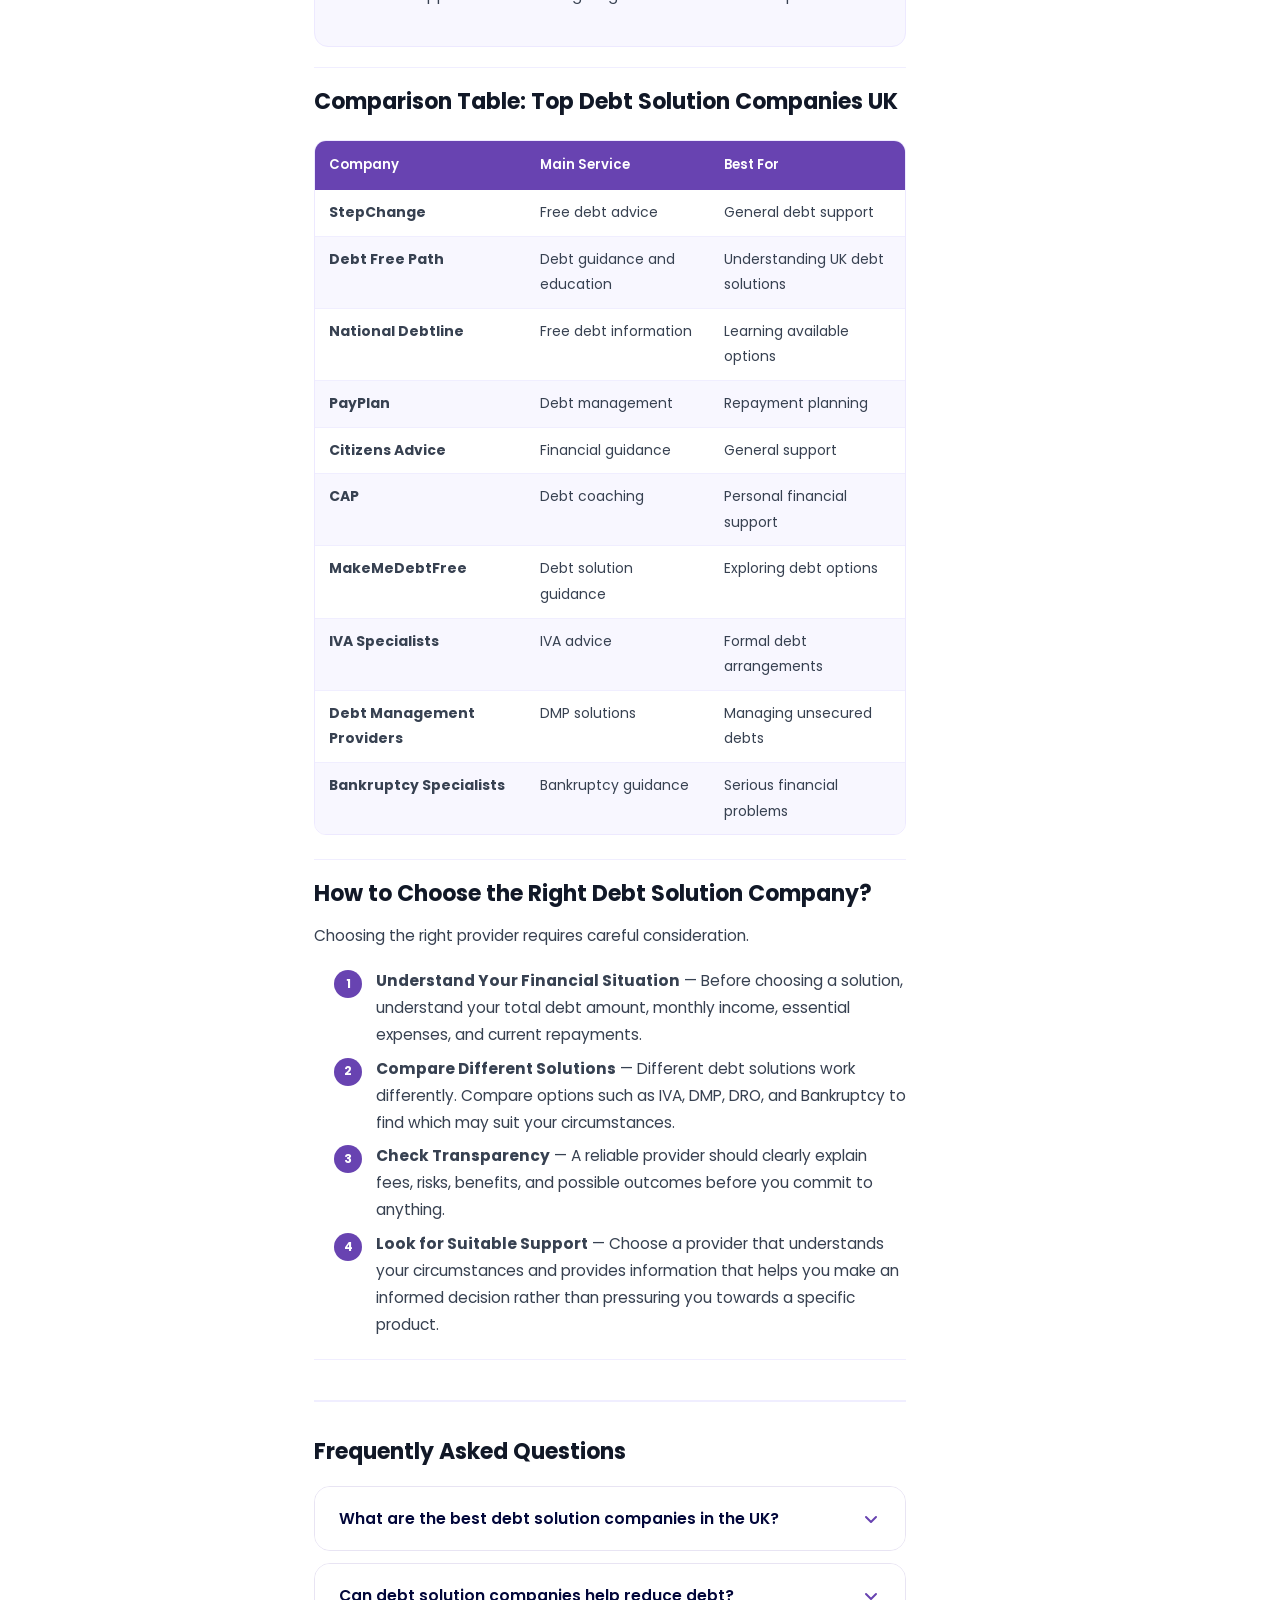
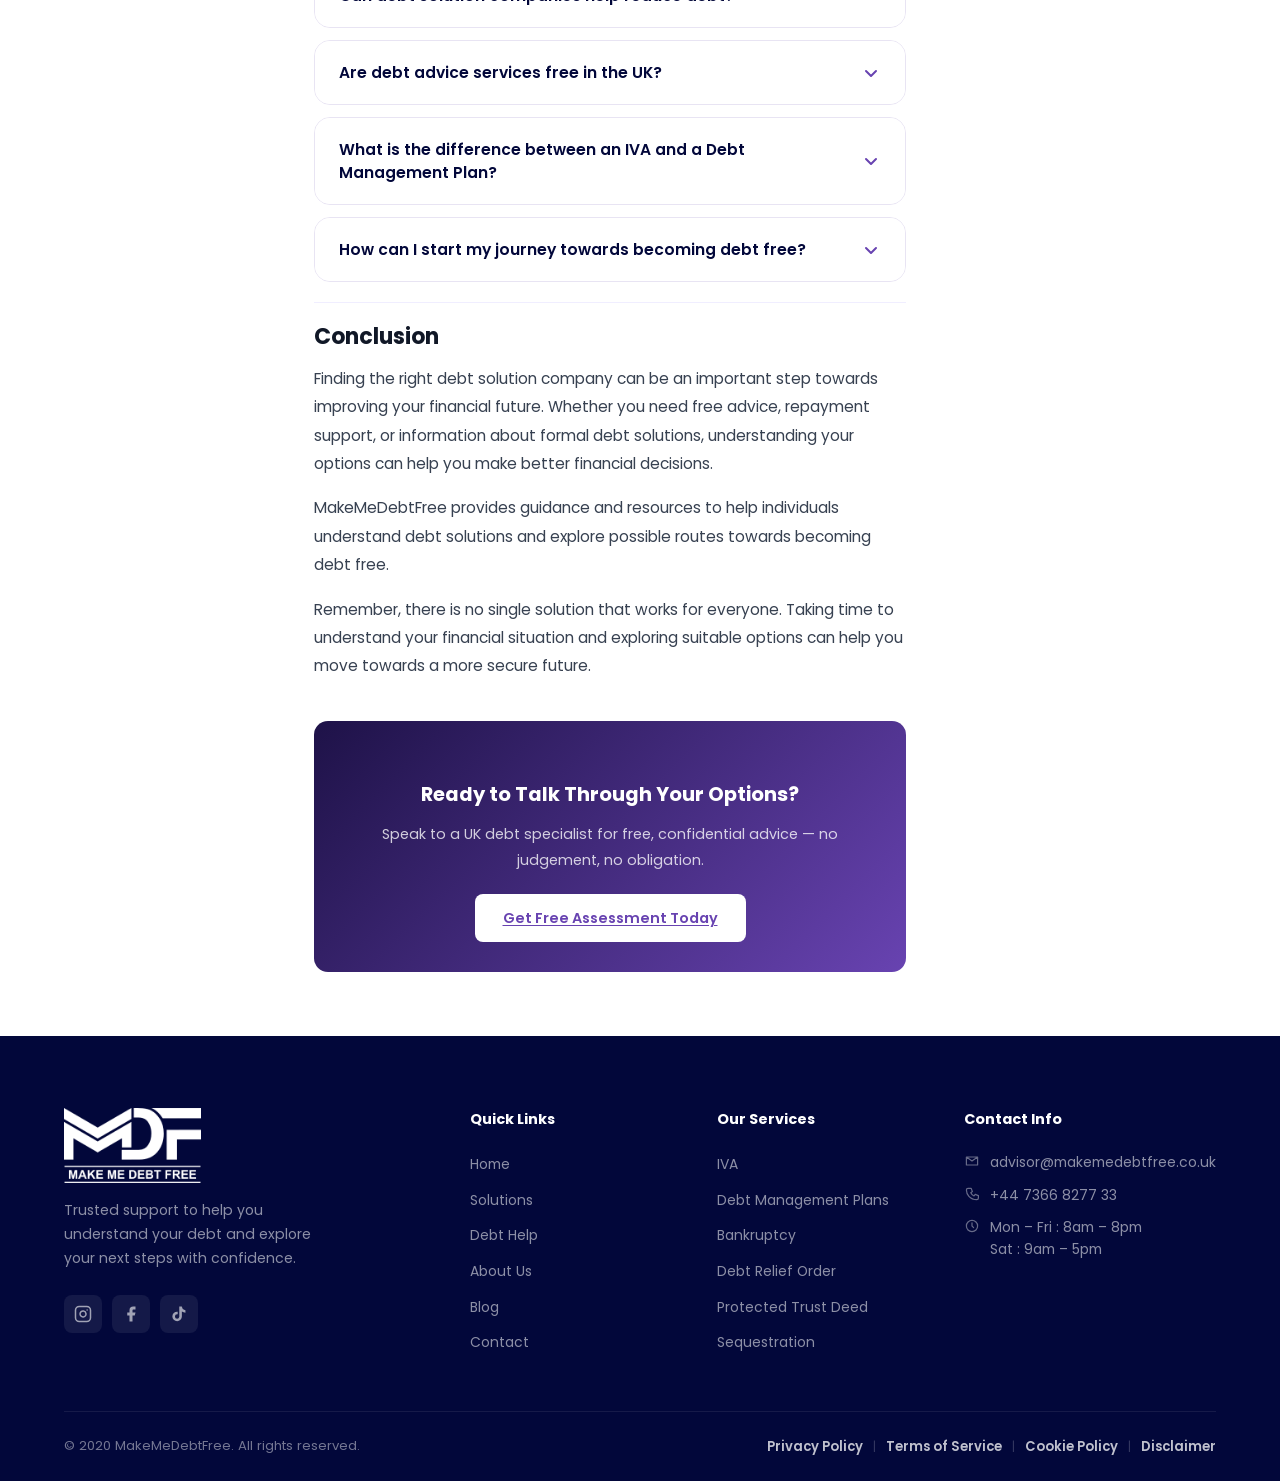
<file: blogs-page/top-10-debt-solution-companies-uk-2026.html>
<!DOCTYPE html>
<html lang="en">
<head>
  <meta charset="UTF-8" />
  <meta name="viewport" content="width=device-width, initial-scale=1.0" />
  <meta name="description" content="Discover the top 10 debt solution companies in the UK for 2026. Compare debt advice providers, IVAs, DMPs, and debt help options to find the right support." />
  <meta name="keywords" content="debt solution companies UK, best debt help UK 2026, IVA UK, debt management plan UK, free debt advice UK, MakeMeDebtFree" />
  <title>Top 10 Debt Solution Companies in the UK (2026 Guide)</title>
  <link rel="icon" type="image/svg+xml" href="../favicon.svg" />
  <link rel="shortcut icon" href="../favicon.svg" />
  <!-- Fonts -->
  <link rel="preconnect" href="https://fonts.googleapis.com" />
  <link rel="preconnect" href="https://fonts.gstatic.com" crossorigin />
  <link href="https://fonts.googleapis.com/css2?family=Poppins:wght@300;400;500;600;700;800&display=swap" rel="stylesheet" />
  <!-- Open Graph -->
  <meta property="og:type" content="article" />
  <meta property="og:title" content="Top 10 Debt Solution Companies in the UK (2026 Guide)" />
  <meta property="og:description" content="Discover the top 10 debt solution companies in the UK for 2026. Compare debt advice providers, IVAs, DMPs, and debt help options to find the right support." />
  <meta property="og:url" content="https://www.makemedebtfree.co.uk/blogs-page/top-10-debt-solution-companies-uk-2026.html" />
  <meta property="article:published_time" content="2026-07-20" />
  <!-- Stylesheets -->
  <link rel="stylesheet" href="../style.css" />
  <link rel="stylesheet" href="../css/blog.css" />

  <!-- Article Schema -->
  <script type="application/ld+json">
  {
    "@context": "https://schema.org",
    "@type": "Article",
    "headline": "Top 10 Debt Solution Companies in the UK (2026 Guide)",
    "description": "Discover the top 10 debt solution companies in the UK for 2026. Compare debt advice providers, IVAs, DMPs, and debt help options.",
    "author": {
      "@type": "Organization",
      "name": "MakeMeDebtFree"
    },
    "publisher": {
      "@type": "Organization",
      "name": "MakeMeDebtFree",
      "logo": {
        "@type": "ImageObject",
        "url": "https://www.makemedebtfree.co.uk/logo.png"
      }
    },
    "datePublished": "2026-07-20",
    "dateModified": "2026-07-20",
    "mainEntityOfPage": {
      "@type": "WebPage",
      "@id": "https://www.makemedebtfree.co.uk/blogs-page/top-10-debt-solution-companies-uk-2026"
    }
  }
  </script>

  <!-- FAQ Schema -->
  <script type="application/ld+json">
  {
    "@context": "https://schema.org",
    "@type": "FAQPage",
    "mainEntity": [
      {
        "@type": "Question",
        "name": "What are the best debt solution companies in the UK?",
        "acceptedAnswer": {
          "@type": "Answer",
          "text": "The best debt solution company depends on your financial circumstances. Different organisations provide different types of support, including free advice, debt management, and formal debt solutions."
        }
      },
      {
        "@type": "Question",
        "name": "Can debt solution companies help reduce debt?",
        "acceptedAnswer": {
          "@type": "Answer",
          "text": "Some debt solutions may allow individuals to repay less than the full amount owed depending on their circumstances and creditor agreements."
        }
      },
      {
        "@type": "Question",
        "name": "Are debt advice services free in the UK?",
        "acceptedAnswer": {
          "@type": "Answer",
          "text": "Some organisations provide free debt advice, while some providers charge fees for specific services or formal debt solutions."
        }
      },
      {
        "@type": "Question",
        "name": "What is the difference between an IVA and a Debt Management Plan?",
        "acceptedAnswer": {
          "@type": "Answer",
          "text": "An IVA is a formal legal agreement with creditors, while a Debt Management Plan focuses on managing repayments over time."
        }
      }
    ]
  }
  </script>
</head>
<body>

  <!-- Scroll Progress Bar -->
  <div class="scroll-progress" id="scrollProgress"></div>

  <!-- ======== NAVBAR ======== -->
  <nav class="navbar" id="navbar">
    <div class="nav-container">
      <a href="../index.html" class="nav-logo">
        <img src="../images/mmdf-logo.png" alt="MakeMeDebtFree Logo" class="logo-img" />
      </a>
      <ul class="nav-links" id="navLinks">
        <li><a href="../index.html"           class="nav-link">Home</a></li>
        <li><a href="../index.html#solutions"  class="nav-link">Solutions</a></li>
        <li><a href="../index.html#debt-help"  class="nav-link">Debt Help</a></li>
        <li><a href="../index.html#about"      class="nav-link">About</a></li>
        <li><a href="../blog.html"             class="nav-link">Blog</a></li>
        <li><a href="../index.html#contact"    class="nav-link">Contact</a></li>
      </ul>
      <a href="../index.html#contact" class="btn btn-cta nav-cta">Check Eligibility</a>
      <button class="hamburger" id="hamburger" aria-label="Toggle navigation">
        <span></span><span></span><span></span>
      </button>
    </div>
  </nav>

  <!-- ======== ARTICLE SECTION ======== -->
  <section class="section-pad">
    <div class="container">
      <div class="blog-post-grid">

        <!-- ── LEFT: TABLE OF CONTENTS ── -->
        <aside class="blog-toc-sidebar" aria-label="Table of contents">
          <div class="blog-toc-box" id="tocBox">
            <h4>Contents</h4>
            <nav class="blog-toc-list" id="tocList">
              <a href="#intro"         class="toc-active"><span class="blog-toc-num">1.</span> Introduction</a>
              <a href="#what-are">     <span class="blog-toc-num">2.</span> What Are Debt Solution Companies?</a>
              <a href="#top-10">       <span class="blog-toc-num">3.</span> Top 10 Companies</a>
              <a href="#comparison">   <span class="blog-toc-num">4.</span> Comparison Table</a>
              <a href="#how-to-choose"><span class="blog-toc-num">5.</span> How to Choose</a>
              <a href="#faqs">         <span class="blog-toc-num">6.</span> FAQs</a>
              <a href="#conclusion">   <span class="blog-toc-num">7.</span> Conclusion</a>
            </nav>
          </div>
        </aside>

        <!-- ── CENTRE: ARTICLE CONTENT ── -->
        <div class="blog-post-content-col">

          <!-- Breadcrumb -->
          <nav class="breadcrumb" aria-label="Breadcrumb">
            <a href="../index.html">Home</a>
            <span class="breadcrumb-sep" aria-hidden="true">
              <svg width="12" height="12" viewBox="0 0 12 12" fill="none"><path d="M4 2l4 4-4 4" stroke="currentColor" stroke-width="1.4" stroke-linecap="round" stroke-linejoin="round"/></svg>
            </span>
            <a href="../blog.html">Blog</a>
            <span class="breadcrumb-sep" aria-hidden="true">
              <svg width="12" height="12" viewBox="0 0 12 12" fill="none"><path d="M4 2l4 4-4 4" stroke="currentColor" stroke-width="1.4" stroke-linecap="round" stroke-linejoin="round"/></svg>
            </span>
            <span class="breadcrumb-current">Top 10 Debt Solution Companies UK</span>
          </nav>

          <!-- Title + meta -->
          <div class="article-meta-bar">
            <h1>Top 10 Debt Solution Companies in the UK (2026 Guide)</h1>
            <div class="article-meta-item">
              <svg viewBox="0 0 24 24"><rect x="3" y="4" width="18" height="18" rx="2"/><line x1="16" y1="2" x2="16" y2="6"/><line x1="8" y1="2" x2="8" y2="6"/><line x1="3" y1="10" x2="21" y2="10"/></svg>
              20 July 2026
            </div>
          </div>

          <!-- Featured Image -->
          <div class="article-featured-img">
            <img src="../blog-images/top-10-debt-solution.png" alt="Top 10 Debt Solution Companies in the UK" />
          </div>

          <!-- Article Body -->
          <article class="article-content">

            <section id="intro">
              <p class="article-lede">Managing debt can be one of the most stressful financial challenges a person can experience. Rising living costs, unexpected expenses, and changing financial circumstances can make it difficult for many people in the UK to keep up with repayments.</p>
              <p>The good news is that debt problems can be managed with the right information and support. Many organisations and debt solution providers in the UK help individuals understand their financial situation, explore available options, and choose a suitable path towards becoming debt free.</p>
              <p>However, finding the right debt solution company can be confusing. Some organisations provide free debt advice, while others specialise in specific solutions such as Individual Voluntary Arrangements (IVAs), Debt Management Plans (DMPs), Debt Relief Orders (DROs), and other financial arrangements.</p>
              <p>This guide explores the <a href="https://crivva.com/article/top-5-personal-insolvency-specialists-in-the-uk/"><b>Top 10 Debt Solution Companies in the UK in 2026</b></a>, including debt advice organisations, debt guidance platforms, and specialist providers.</p>
              <div class="article-callout">
                <p><strong>Note:</strong> This article is for information purposes only. Every financial situation is different. We strongly recommend seeking qualified advice before making any decisions about a debt solution.</p>
              </div>
            </section>

            <hr />

            <section id="what-are">
              <h2>What Are Debt Solution Companies?</h2>
              <p>Debt solution companies and organisations help individuals understand and manage their financial difficulties. They may provide:</p>
              <ul>
                <li>Debt advice and guidance</li>
                <li>Budget planning support</li>
                <li>Debt Management Plans (DMPs)</li>
                <li>Individual Voluntary Arrangement (IVA) information</li>
                <li>Debt Relief Order guidance</li>
                <li>Bankruptcy information</li>
                <li>Support with understanding creditor communication</li>
              </ul>
              <p>Before choosing a provider, it is important to research different options and understand which solution may be suitable for your circumstances.</p>
            </section>

            <hr />

            <section id="top-10">
              <h2>Top 10 Debt Solution Companies in the UK (2026)</h2>

              <div class="company-card">
                <div class="company-num">1</div>
                <div class="company-body">
                  <h3 class="company-name">Step Change Debt Charity</h3>
                  <p class="company-best"><strong>Best for:</strong> Free debt advice and financial support</p>
                  <p>StepChange is one of the UK's leading debt advice organisations, helping thousands of people understand and manage their financial difficulties. The organisation provides free support for individuals dealing with different types of debt, including credit cards, loans, and household debts.</p>
                  <p>Services include:</p>
                  <ul>
                    <li>Free debt advice</li>
                    <li>Budget planning</li>
                    <li>Debt Management Plans</li>
                    <li>Financial guidance</li>
                    <li>Support with repayment options</li>
                  </ul>
                  <p>StepChange is often chosen by people who need independent advice before deciding which debt solution may work best for their circumstances.</p>
                </div>
              </div>

              <div class="company-card">
                <div class="company-num">2</div>
                <div class="company-body">
                  <h3 class="company-name"><a href="https://debtfreepath.co.uk/"><b>Debt Free Path</b></a></h3>
                  <p class="company-best"><strong>Best for:</strong> UK debt guidance and understanding debt solutions</p>
                  <p>Debt Free Path is a UK-focused debt guidance platform designed to help individuals understand different debt solutions and improve their financial knowledge. The platform provides information about:</p>
                  <ul>
                    <li>Individual Voluntary Arrangements (IVA)</li>
                    <li>Debt Management Plans (DMP)</li>
                    <li>Bankruptcy options</li>
                    <li>Debt Relief Orders (DRO)</li>
                    <li>Debt management strategies</li>
                  </ul>
                  <p>Debt Free Path focuses on making complicated debt topics easier to understand by providing clear information about possible solutions.</p>
                </div>
              </div>

              <div class="company-card">
                <div class="company-num">3</div>
                <div class="company-body">
                  <h3 class="company-name">National Debtline</h3>
                  <p class="company-best"><strong>Best for:</strong> Free debt information and practical guidance</p>
                  <p>National Debtline provides free and confidential debt advice to individuals across the UK. Services include:</p>
                  <ul>
                    <li>Free and confidential debt advice</li>
                    <li>Understanding rights regarding debt</li>
                    <li>Guidance on dealing with creditors</li>
                    <li>Information on available debt solutions</li>
                    <li>Support with managing household finances</li>
                  </ul>
                </div>
              </div>

              <div class="company-card">
                <div class="company-num">4</div>
                <div class="company-body">
                  <h3 class="company-name">PayPlan</h3>
                  <p class="company-best"><strong>Best for:</strong> Debt management solutions</p>
                  <p>PayPlan is a UK debt advice provider that helps individuals manage their debts through structured repayment options. Services include:</p>
                  <ul>
                    <li>Debt Management Plans (DMP)</li>
                    <li>Free debt advice and assessment</li>
                    <li>Financial situation review</li>
                    <li>Repayment planning and support</li>
                    <li>Creditor negotiation assistance</li>
                  </ul>
                </div>
              </div>

              <div class="company-card">
                <div class="company-num">5</div>
                <div class="company-body">
                  <h3 class="company-name">Citizens Advice</h3>
                  <p class="company-best"><strong>Best for:</strong> General financial guidance</p>
                  <p>Citizens Advice provides support on a wide range of issues, including debt and money problems. Services include:</p>
                  <ul>
                    <li>Free debt guidance and information</li>
                    <li>Budgeting and money management advice</li>
                    <li>Consumer rights support</li>
                    <li>Help understanding debt options</li>
                    <li>Signposting to specialist debt services</li>
                  </ul>
                </div>
              </div>

              <div class="company-card">
                <div class="company-num">6</div>
                <div class="company-body">
                  <h3 class="company-name">Christians Against Poverty (CAP)</h3>
                  <p class="company-best"><strong>Best for:</strong> Personal debt coaching and support</p>
                  <p>Christians Against Poverty (CAP) provides debt support through local centres across the UK. Services include:</p>
                  <ul>
                    <li>One-to-one debt coaching</li>
                    <li>Budget planning support</li>
                    <li>Financial education and skills</li>
                    <li>Practical financial guidance</li>
                    <li>Community-based support network</li>
                  </ul>
                </div>
              </div>

              <div class="company-card company-card-highlight">
                <div class="company-num">7</div>
                <div class="company-body">
                  <h3 class="company-name"><a href="https://www.makemedebtfree.co.uk/"><b>Make Me Debt Free</b></a></h3>
                  <p class="company-best"><strong>Best for:</strong> Personalised debt solution guidance</p>
                  <p>MakeMeDebtFree helps individuals understand different debt solutions and explore possible options based on their personal financial circumstances. The platform provides guidance around:</p>
                  <ul>
                    <li>Individual Voluntary Arrangements (IVA)</li>
                    <li>Debt Management Plans (DMP)</li>
                    <li>Debt solution options</li>
                    <li>Steps towards becoming debt free</li>
                  </ul>
                  <p>MakeMeDebtFree aims to simplify the process by helping people understand their options and make informed decisions about their financial future.</p>
                </div>
              </div>

              <div class="company-card">
                <div class="company-num">8</div>
                <div class="company-body">
                  <h3 class="company-name">IVA Specialists</h3>
                  <p class="company-best"><strong>Best for:</strong> Individuals considering an IVA</p>
                  <p>IVA specialists help individuals understand whether an Individual Voluntary Arrangement may be suitable for their circumstances. Services include:</p>
                  <ul>
                    <li>IVA eligibility assessment</li>
                    <li>Explanation of repayment commitments</li>
                    <li>Guidance on impact on credit history</li>
                    <li>Information on debt write-off at end of IVA</li>
                    <li>Support throughout the IVA process</li>
                  </ul>
                </div>
              </div>

              <div class="company-card">
                <div class="company-num">9</div>
                <div class="company-body">
                  <h3 class="company-name">Debt Management Providers</h3>
                  <p class="company-best"><strong>Best for:</strong> Managing multiple unsecured debts</p>
                  <p>Debt management providers help individuals organise repayments into a more manageable structure. Services include:</p>
                  <ul>
                    <li>Debt consolidation into one monthly payment</li>
                    <li>Credit card and personal loan debt support</li>
                    <li>Overdraft and unsecured borrowing management</li>
                    <li>Affordable repayment plan setup</li>
                    <li>Communication with creditors on your behalf</li>
                  </ul>
                </div>
              </div>

              <div class="company-card">
                <div class="company-num">10</div>
                <div class="company-body">
                  <h3 class="company-name">Bankruptcy Advice Specialists</h3>
                  <p class="company-best"><strong>Best for:</strong> People facing serious financial difficulties</p>
                  <p>Bankruptcy advice specialists help individuals understand whether bankruptcy could be an appropriate solution. Services include:</p>
                  <ul>
                    <li>Bankruptcy eligibility guidance</li>
                    <li>Explanation of costs and process</li>
                    <li>Information on impact on assets and property</li>
                    <li>Guidance on alternatives to bankruptcy</li>
                    <li>Support understanding long-term financial consequences</li>
                  </ul>
                </div>
              </div>

            </section>

            <hr />

            <section id="comparison">
              <h2>Comparison Table: Top Debt Solution Companies UK</h2>
              <div class="post-table-wrap">
                <table class="post-table">
                  <thead>
                    <tr>
                      <th>Company</th>
                      <th>Main Service</th>
                      <th>Best For</th>
                    </tr>
                  </thead>
                  <tbody>
                    <tr><td><strong>StepChange</strong></td><td>Free debt advice</td><td>General debt support</td></tr>
                    <tr><td><strong>Debt Free Path</strong></td><td>Debt guidance and education</td><td>Understanding UK debt solutions</td></tr>
                    <tr><td><strong>National Debtline</strong></td><td>Free debt information</td><td>Learning available options</td></tr>
                    <tr><td><strong>PayPlan</strong></td><td>Debt management</td><td>Repayment planning</td></tr>
                    <tr><td><strong>Citizens Advice</strong></td><td>Financial guidance</td><td>General support</td></tr>
                    <tr><td><strong>CAP</strong></td><td>Debt coaching</td><td>Personal financial support</td></tr>
                    <tr><td><strong>MakeMeDebtFree</strong></td><td>Debt solution guidance</td><td>Exploring debt options</td></tr>
                    <tr><td><strong>IVA Specialists</strong></td><td>IVA advice</td><td>Formal debt arrangements</td></tr>
                    <tr><td><strong>Debt Management Providers</strong></td><td>DMP solutions</td><td>Managing unsecured debts</td></tr>
                    <tr><td><strong>Bankruptcy Specialists</strong></td><td>Bankruptcy guidance</td><td>Serious financial problems</td></tr>
                  </tbody>
                </table>
              </div>
            </section>

            <hr />

            <section id="how-to-choose">
              <h2>How to Choose the Right Debt Solution Company?</h2>
              <p>Choosing the right provider requires careful consideration.</p>

              <ol class="post-steps">
                <li>
                  <span class="step-num">1</span>
                  <span><strong>Understand Your Financial Situation</strong> — Before choosing a solution, understand your total debt amount, monthly income, essential expenses, and current repayments.</span>
                </li>
                <li>
                  <span class="step-num">2</span>
                  <span><strong>Compare Different Solutions</strong> — Different debt solutions work differently. Compare options such as IVA, DMP, DRO, and Bankruptcy to find which may suit your circumstances.</span>
                </li>
                <li>
                  <span class="step-num">3</span>
                  <span><strong>Check Transparency</strong> — A reliable provider should clearly explain fees, risks, benefits, and possible outcomes before you commit to anything.</span>
                </li>
                <li>
                  <span class="step-num">4</span>
                  <span><strong>Look for Suitable Support</strong> — Choose a provider that understands your circumstances and provides information that helps you make an informed decision rather than pressuring you towards a specific product.</span>
                </li>
              </ol>
            </section>

            <hr />

            <!-- FAQ Section -->
            <div class="article-faq" id="faqs">
              <h2>Frequently Asked Questions</h2>
              <div class="faq-list">

                <div class="faq-item">
                  <button class="faq-question" aria-expanded="false">
                    <span>What are the best debt solution companies in the UK?</span>
                    <svg class="faq-icon" width="20" height="20" viewBox="0 0 20 20" fill="none"><path d="M5 8l5 5 5-5" stroke="currentColor" stroke-width="2" stroke-linecap="round" stroke-linejoin="round"/></svg>
                  </button>
                  <div class="faq-answer">
                    <p>The best debt solution company depends on your individual circumstances. Different organisations provide different types of support, including free advice, debt management, and formal debt solutions.</p>
                  </div>
                </div>

                <div class="faq-item">
                  <button class="faq-question" aria-expanded="false">
                    <span>Can debt solution companies help reduce debt?</span>
                    <svg class="faq-icon" width="20" height="20" viewBox="0 0 20 20" fill="none"><path d="M5 8l5 5 5-5" stroke="currentColor" stroke-width="2" stroke-linecap="round" stroke-linejoin="round"/></svg>
                  </button>
                  <div class="faq-answer">
                    <p>Some debt solutions may allow individuals to repay less than the full amount owed depending on their circumstances and creditor agreements.</p>
                  </div>
                </div>

                <div class="faq-item">
                  <button class="faq-question" aria-expanded="false">
                    <span>Are debt advice services free in the UK?</span>
                    <svg class="faq-icon" width="20" height="20" viewBox="0 0 20 20" fill="none"><path d="M5 8l5 5 5-5" stroke="currentColor" stroke-width="2" stroke-linecap="round" stroke-linejoin="round"/></svg>
                  </button>
                  <div class="faq-answer">
                    <p>Some organisations such as StepChange, National Debtline, and Citizens Advice provide free debt advice. However, some providers charge fees for specific services or formal debt solutions. Always ask about fees before proceeding.</p>
                  </div>
                </div>

                <div class="faq-item">
                  <button class="faq-question" aria-expanded="false">
                    <span>What is the difference between an IVA and a Debt Management Plan?</span>
                    <svg class="faq-icon" width="20" height="20" viewBox="0 0 20 20" fill="none"><path d="M5 8l5 5 5-5" stroke="currentColor" stroke-width="2" stroke-linecap="round" stroke-linejoin="round"/></svg>
                  </button>
                  <div class="faq-answer">
                    <p>An IVA is a formal legal agreement with creditors, usually lasting five to six years, after which remaining eligible debt may be written off. A Debt Management Plan focuses on managing repayments over time without legal enforcement.</p>
                  </div>
                </div>

                <div class="faq-item">
                  <button class="faq-question" aria-expanded="false">
                    <span>How can I start my journey towards becoming debt free?</span>
                    <svg class="faq-icon" width="20" height="20" viewBox="0 0 20 20" fill="none"><path d="M5 8l5 5 5-5" stroke="currentColor" stroke-width="2" stroke-linecap="round" stroke-linejoin="round"/></svg>
                  </button>
                  <div class="faq-answer">
                    <p>Start by reviewing your debts, creating a realistic budget, and understanding the available solutions. Then seek appropriate guidance from a qualified debt specialist. A free consultation can help clarify which options are available for your specific situation.</p>
                  </div>
                </div>

              </div>
            </div>

            <hr />

            <section id="conclusion">
              <h2>Conclusion</h2>
              <p>Finding the right debt solution company can be an important step towards improving your financial future. Whether you need free advice, repayment support, or information about formal debt solutions, understanding your options can help you make better financial decisions.</p>
              <p>MakeMeDebtFree provides guidance and resources to help individuals understand debt solutions and explore possible routes towards becoming debt free.</p>
              <p>Remember, there is no single solution that works for everyone. Taking time to understand your financial situation and exploring suitable options can help you move towards a more secure future.</p>
            </section>

            <!-- CTA Strip -->
            <div class="article-cta-strip">
              <h3>Ready to Talk Through Your Options?</h3>
              <p>Speak to a UK debt specialist for free, confidential advice — no judgement, no obligation.</p>
              <a href="../index.html#contact" class="btn-white">Get Free Assessment Today</a>
            </div>

          </article><!-- /article-content -->

        </div><!-- /blog-post-content-col -->

        <!-- ── RIGHT: CONTACT FORM ── -->
        <aside class="blog-contact-sidebar" aria-label="Contact form">
          <div class="blog-contact-card">
            <h4>Get Free Debt Advice</h4>
            <p>Tell us a little about your situation and a specialist adviser will get back to you — free and confidential.</p>

            <form id="sidebarContactForm" novalidate>
              <div class="form-group">
                <label for="sbName">Name *</label>
                <input type="text" id="sbName" name="name" placeholder="Your full name" autocomplete="name" />
                <p class="field-error" id="sbNameError">Please enter your name.</p>
              </div>
              <div class="form-group">
                <label for="sbEmail">Email *</label>
                <input type="email" id="sbEmail" name="email" placeholder="you@example.com" autocomplete="email" />
                <p class="field-error" id="sbEmailError">Please enter a valid email address.</p>
              </div>
              <div class="form-group">
                <label for="sbPhone">Number *</label>
                <input type="tel" id="sbPhone" name="phone" placeholder="e.g. 07700 900123" autocomplete="tel" />
                <p class="field-error" id="sbPhoneError">Please enter a valid phone number.</p>
              </div>
              <div class="form-group">
                <label for="sbMessage">Message *</label>
                <textarea id="sbMessage" name="message" placeholder="Briefly tell us about your situation…" rows="2"></textarea>
                <p class="field-error" id="sbMessageError">Please write a brief message.</p>
              </div>
              <button type="submit" class="btn btn-primary btn-sidebar-submit" id="sbSubmitBtn">Submit</button>
            </form>

            <div class="blog-contact-note">
              <svg viewBox="0 0 24 24"><path d="M9 12l2 2 4-4"/><circle cx="12" cy="12" r="10"/></svg>
              100% free &amp; confidential
            </div>
          </div>
        </aside>

      </div><!-- /blog-post-grid -->
    </div><!-- /container -->
  </section>

  <!-- ======== FOOTER ======== -->
  <footer class="footer">
    <div class="container">
      <div class="footer-grid">

        <div class="footer-brand">
          <a href="../index.html" class="nav-logo footer-logo">
            <img src="../images/mmdf--logo.png" alt="MakeMeDebtFree Logo" class="logo-img logo-img-footer" />
          </a>
          <p class="footer-tagline">Trusted support to help you understand your debt and explore your next steps with confidence.</p>
          <div class="social-icons">
            <a href="https://www.instagram.com/make_me_debtfree?igsh=MWhuM2wwbDEwMGM4bw==" class="social-icon" aria-label="Instagram" target="_blank" rel="noopener noreferrer">
              <svg width="18" height="18" viewBox="0 0 24 24" fill="none" stroke="currentColor" stroke-width="2"><rect x="2" y="2" width="20" height="20" rx="5"/><path d="M16 11.37A4 4 0 1112.63 8 4 4 0 0116 11.37z"/><circle cx="17.5" cy="6.5" r="1" fill="currentColor" stroke="none"/></svg>
            </a>
            <a href="https://www.facebook.com/profile.php?id=61590639645788" class="social-icon" aria-label="Facebook" target="_blank" rel="noopener noreferrer">
              <svg width="18" height="18" viewBox="0 0 24 24" fill="currentColor"><path d="M18 2h-3a5 5 0 00-5 5v3H7v4h3v8h4v-8h3l1-4h-4V7a1 1 0 011-1h3z"/></svg>
            </a>
            <a href="https://www.tiktok.com/@make.me.debt.free" class="social-icon" aria-label="TikTok" target="_blank" rel="noopener noreferrer">
              <svg width="18" height="18" viewBox="0 0 24 24" fill="currentColor"><path d="M19.59 6.69a4.83 4.83 0 01-3.77-4.25V2h-3.45v13.67a2.89 2.89 0 01-2.88 2.5 2.89 2.89 0 01-2.89-2.89 2.89 2.89 0 012.89-2.89c.28 0 .54.04.79.1V9.01a6.33 6.33 0 00-.79-.05 6.34 6.34 0 00-6.34 6.34 6.34 6.34 0 006.34 6.34 6.34 6.34 0 006.33-6.34V8.79a8.18 8.18 0 004.78 1.52V6.85a4.85 4.85 0 01-1.01-.16z"/></svg>
            </a>
          </div>
        </div>

        <div class="footer-col">
          <h5>Quick Links</h5>
          <ul>
            <li><a href="../index.html">Home</a></li>
            <li><a href="../index.html#solutions">Solutions</a></li>
            <li><a href="../index.html#debt-help">Debt Help</a></li>
            <li><a href="../index.html#about">About Us</a></li>
            <li><a href="../blog.html">Blog</a></li>
            <li><a href="../index.html#contact">Contact</a></li>
          </ul>
        </div>

        <div class="footer-col">
          <h5>Our Services</h5>
          <ul>
            <li><a href="../index.html#solutions">IVA</a></li>
            <li><a href="../index.html#solutions">Debt Management Plans</a></li>
            <li><a href="../index.html#solutions">Bankruptcy</a></li>
            <li><a href="../index.html#solutions">Debt Relief Order</a></li>
            <li><a href="../index.html#solutions">Protected Trust Deed</a></li>
            <li><a href="../index.html#solutions">Sequestration</a></li>
          </ul>
        </div>

        <div class="footer-col">
          <h5>Contact Info</h5>
          <ul class="contact-list">
            <li>
              <svg width="16" height="16" viewBox="0 0 20 20" fill="none"><path d="M3 5l7 5 7-5M3 5h14v10H3V5z" stroke="currentColor" stroke-width="1.5" stroke-linejoin="round"/></svg>
              advisor@makemedebtfree.co.uk
            </li>
            <li>
              <svg width="16" height="16" viewBox="0 0 20 20" fill="none"><path d="M6 3h3l1.5 4-2 1.5c.8 1.8 2.2 3.2 4 4l1.5-2L18 12v3c0 1-1 2-2 2C7 17 3 10 3 5c0-1 1-2 2-2h1z" stroke="currentColor" stroke-width="1.5" stroke-linejoin="round"/></svg>
              +44 7366 8277 33
            </li>
            <li>
              <svg width="16" height="16" viewBox="0 0 20 20" fill="none"><circle cx="10" cy="10" r="7" stroke="currentColor" stroke-width="1.5"/><path d="M10 6v4l2 2" stroke="currentColor" stroke-width="1.5" stroke-linecap="round"/></svg>
              Mon &ndash; Fri : 8am &ndash; 8pm<br>Sat : 9am &ndash; 5pm
            </li>
          </ul>
        </div>

      </div>

      <div class="footer-bottom">
        <p class="footer-copy">&copy; 2020 MakeMeDebtFree. All rights reserved.</p>
        <div class="footer-legal-links">
          <a href="../pages/privacy-policy.html">Privacy Policy</a>
          <span class="sep">|</span>
          <a href="../pages/terms-of-services.html">Terms of Service</a>
          <span class="sep">|</span>
          <a href="../pages/cookie-policy.html">Cookie Policy</a>
          <span class="sep">|</span>
          <a href="../pages/disclaimer.html">Disclaimer</a>
        </div>
      </div>
    </div>
  </footer>

  <!-- Back to Top -->
  <button class="back-to-top" id="backToTop" aria-label="Back to top">
    <svg width="20" height="20" viewBox="0 0 20 20" fill="none">
      <path d="M5 12l5-5 5 5" stroke="currentColor" stroke-width="2" stroke-linecap="round" stroke-linejoin="round"/>
    </svg>
  </button>

  <!-- ======== THANK YOU MODAL ======== -->
  <div class="modal-overlay" id="thankYouModal" role="dialog" aria-modal="true" aria-labelledby="modalTitle">
    <div class="modal-box">
      <div class="modal-icon">
        <svg viewBox="0 0 24 24"><polyline points="20 6 9 17 4 12"/></svg>
      </div>
      <h3 id="modalTitle">Enquiry Received!</h3>
      <p>Thank you for getting in touch. One of our specialist debt advisers will review your enquiry and respond within <strong>one working day</strong>. You're in safe hands.</p>
      <button id="modalCloseBtn" class="btn btn-primary modal-close-btn">Close</button>
    </div>
  </div>

  <script src="../script.js"></script>
  <script src="../js/blog.js"></script>
</body>
</html>
</file>
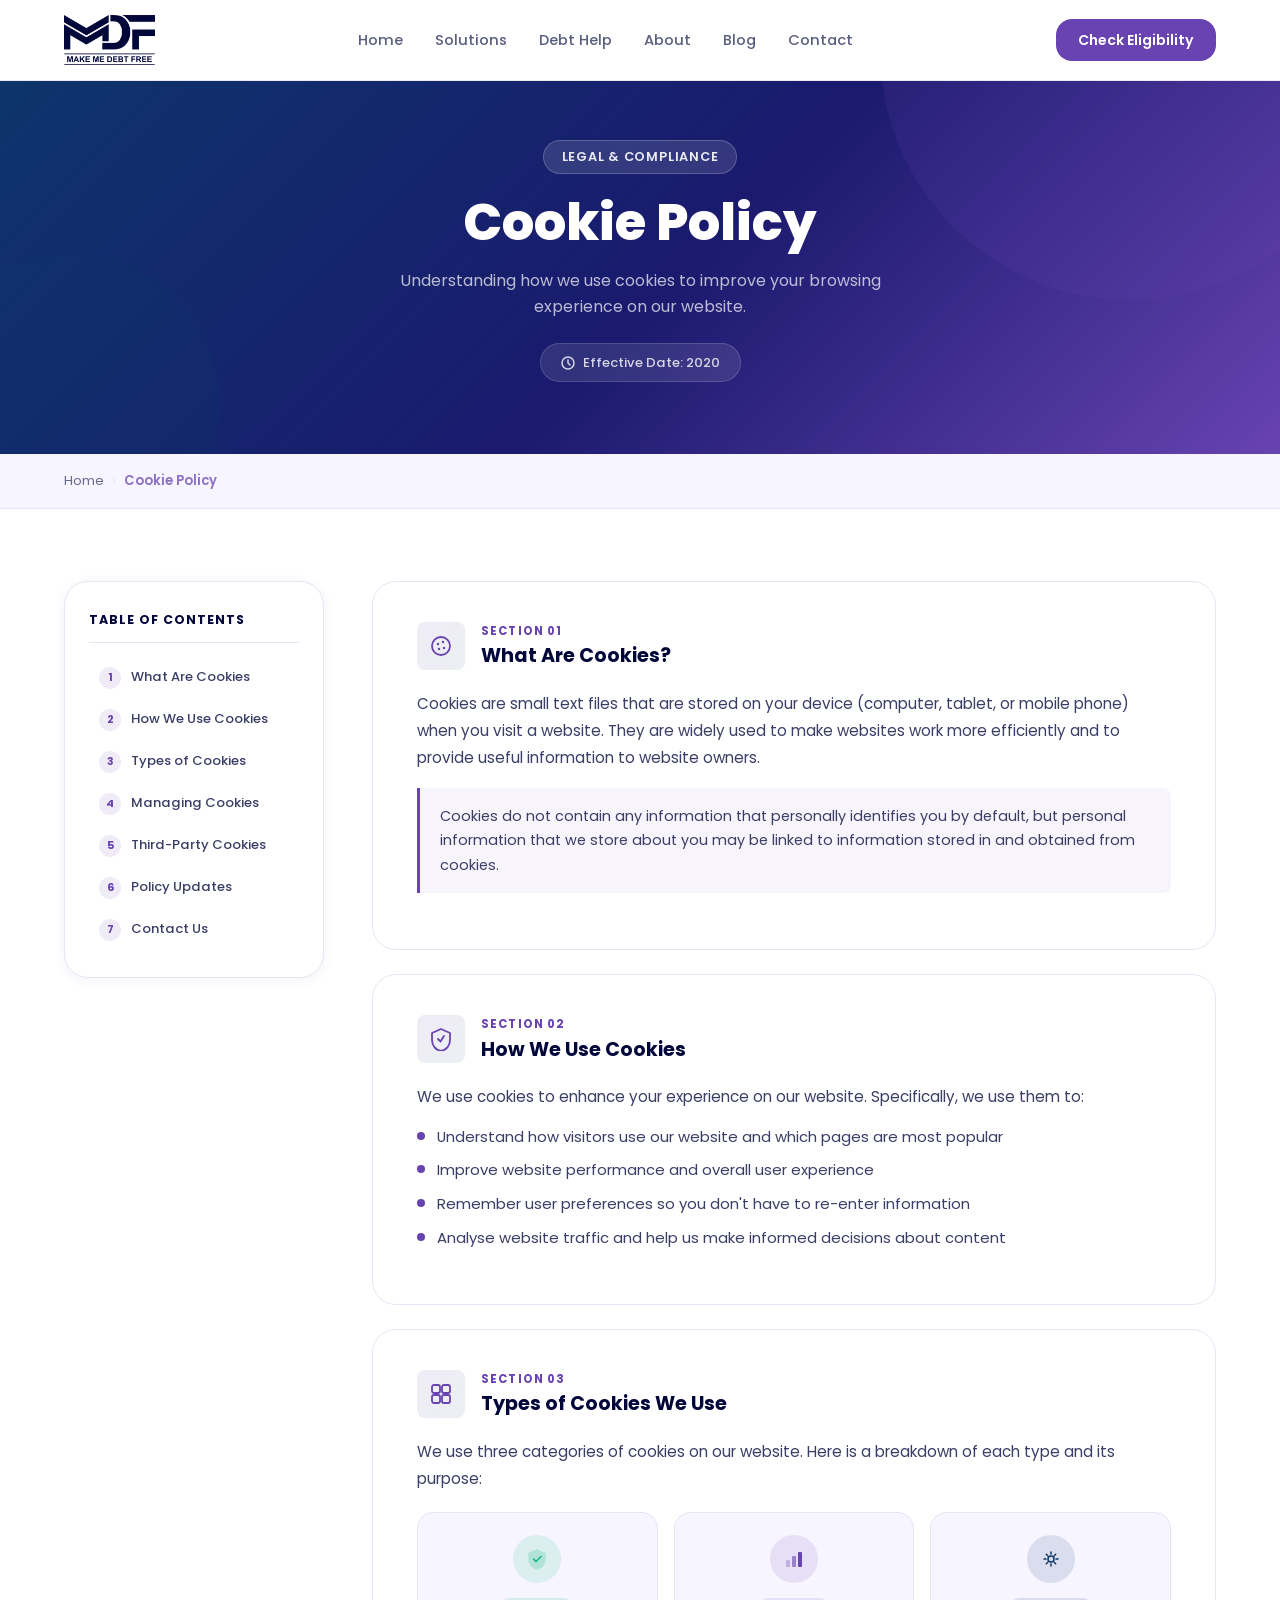
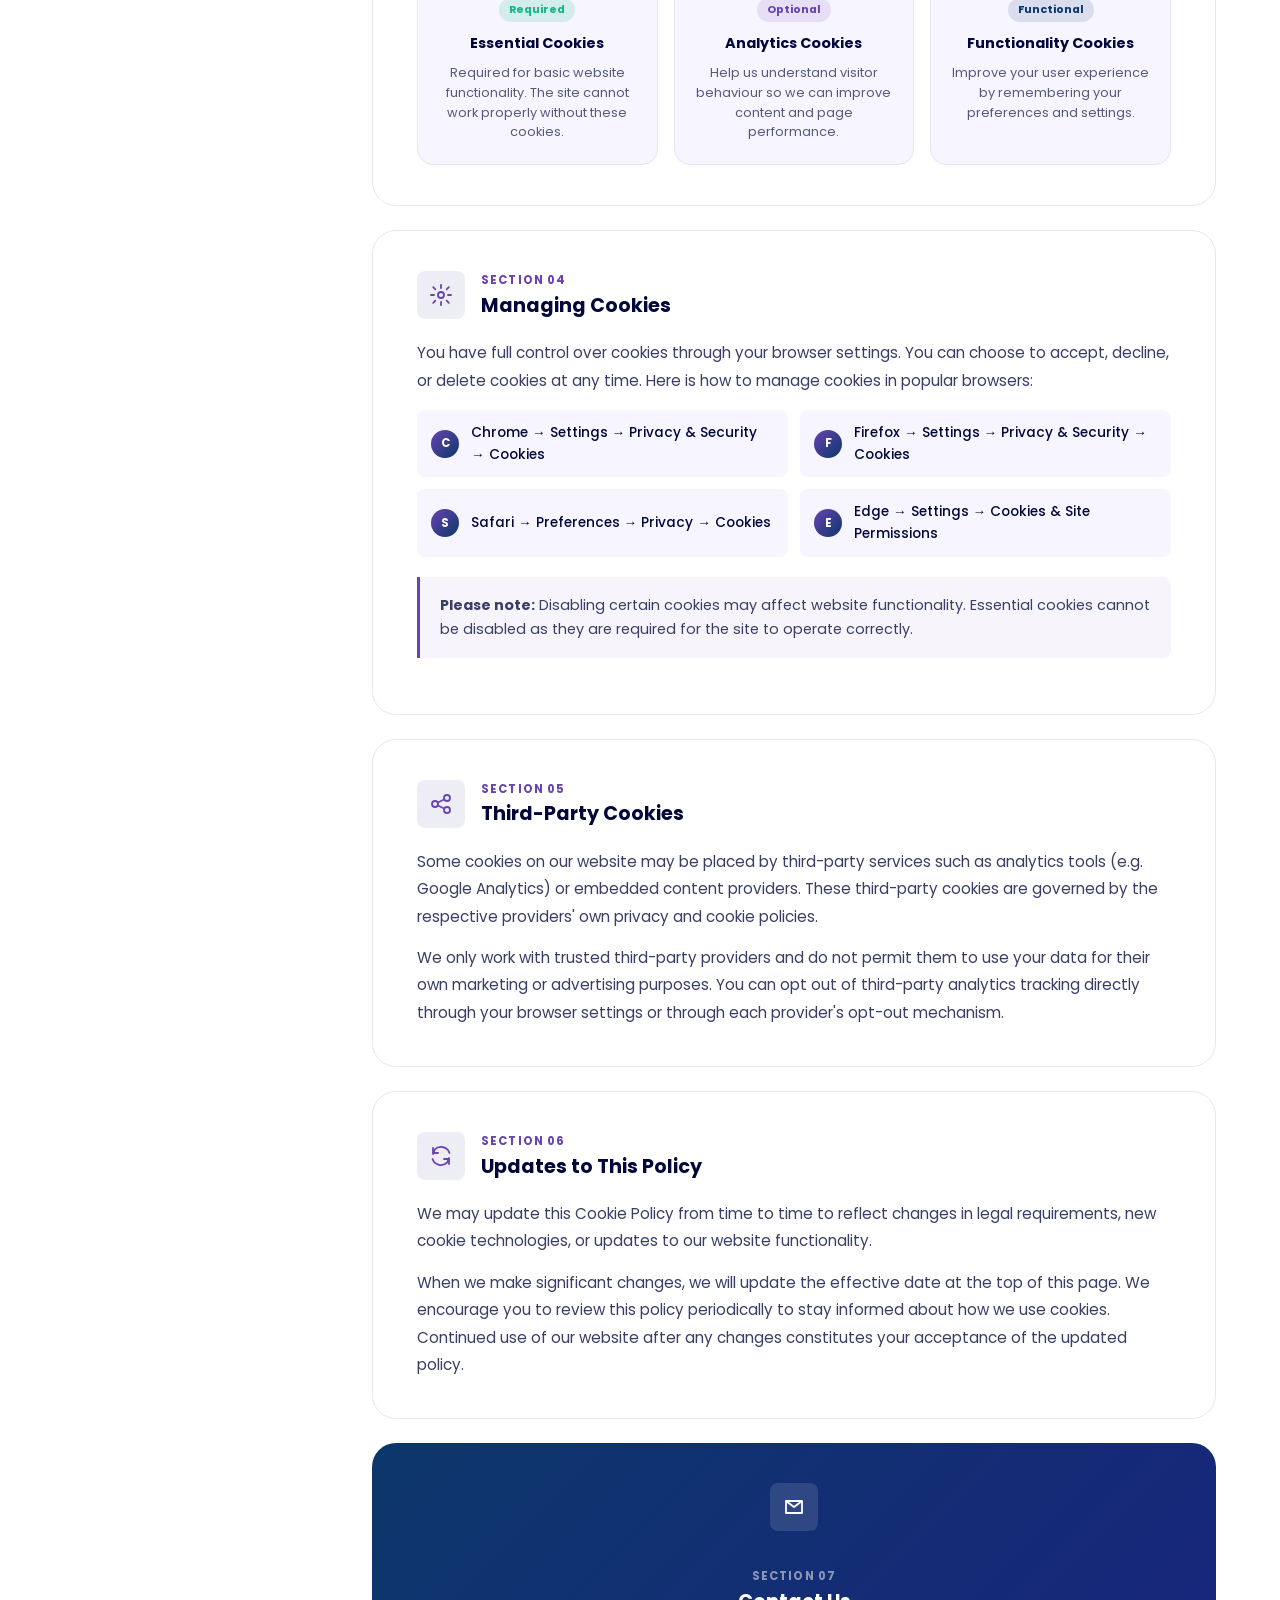
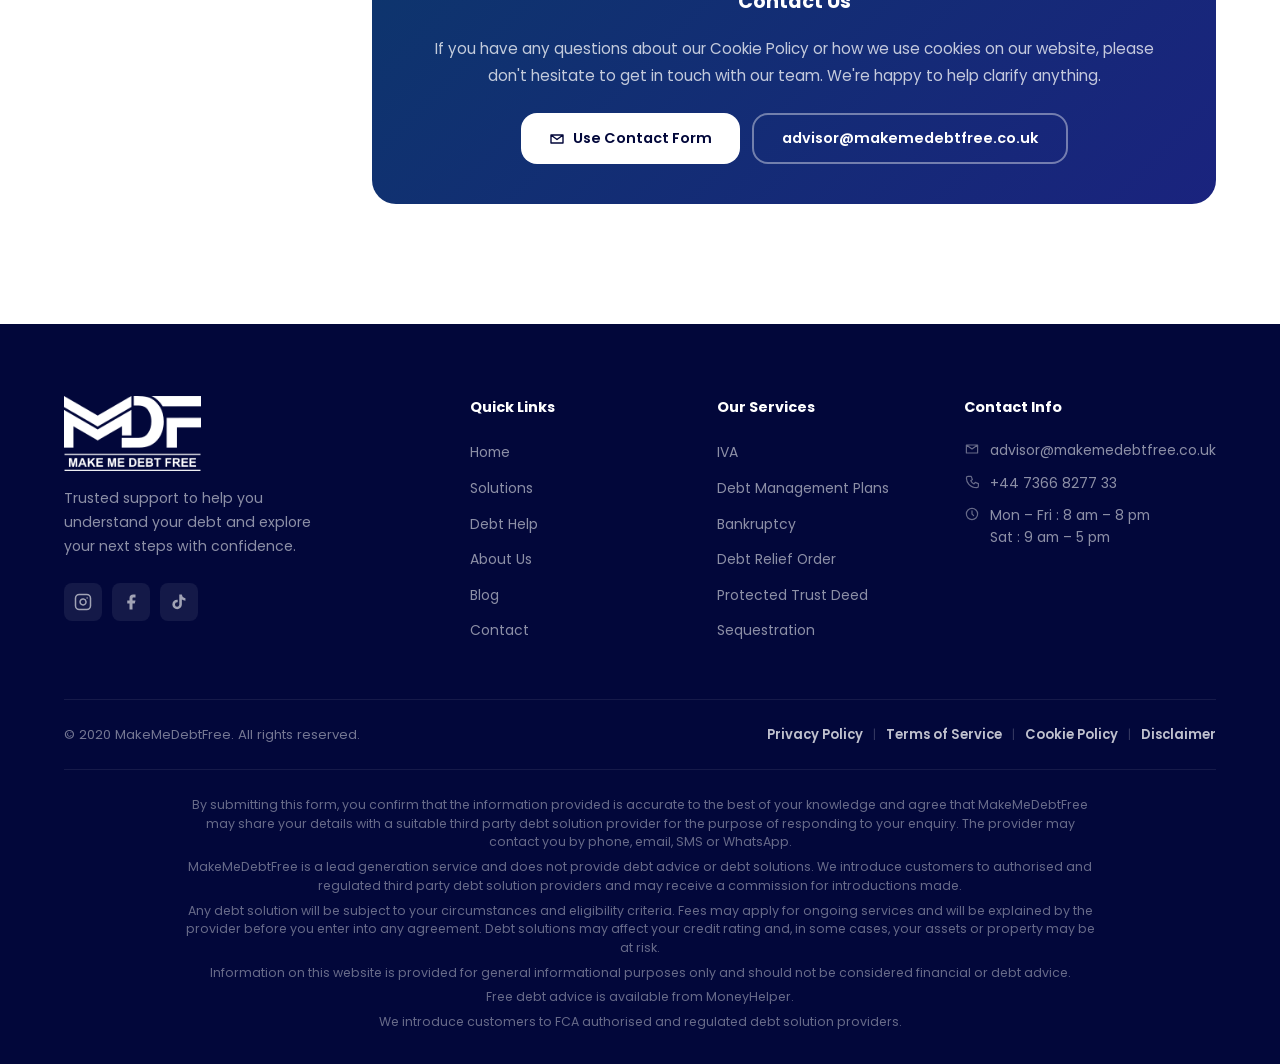
<file: pages/cookie-policy.html>
<!DOCTYPE html>
<html lang="en">
<head>
  <meta charset="UTF-8" />
  <meta name="viewport" content="width=device-width, initial-scale=1.0" />
  <meta name="description" content="Cookie Policy – MakeMeDebtFree. Learn how we use cookies and how you can manage them." />
  <title>Cookie Policy | MakeMeDebtFree</title>
  <link rel="preconnect" href="https://fonts.googleapis.com" />
  <link rel="preconnect" href="https://fonts.gstatic.com" crossorigin />
  <link href="https://fonts.googleapis.com/css2?family=Poppins:wght@300;400;500;600;700;800&display=swap" rel="stylesheet" />
  <style>
    :root {
      --purple:    #6843b1;
      --blue:      #0c376b;
      --navy:      #02073a;
      --white:     #ffffff;
      --light-bg:  #f7f5ff;
      --text-body: #3a3e66;
      --text-head: #02073a;
      --border:    #e8e4f3;
      --shadow-sm: 0 2px 12px rgba(104,67,177,0.08);
      --shadow-md: 0 8px 32px rgba(104,67,177,0.14);
      --radius-sm: 8px;
      --radius-md: 16px;
      --radius-lg: 24px;
      --transition: 0.3s cubic-bezier(0.4,0,0.2,1);
    }

    *, *::before, *::after { box-sizing: border-box; margin: 0; padding: 0; }
    html { scroll-behavior: smooth; }
    body {
      font-family: 'Poppins', sans-serif;
      color: var(--text-body);
      background: var(--white);
      overflow-x: hidden;
      line-height: 1.6;
    }
    a { text-decoration: none; color: inherit; }
    ul { list-style: none; }
    button { cursor: pointer; font-family: inherit; border: none; background: none; }

    .container {
      width: 100%;
      max-width: 1200px;
      margin: 0 auto;
      padding: 0 24px;
    }

    /* ===== SCROLL PROGRESS ===== */
    .scroll-progress {
      position: fixed;
      top: 0; left: 0;
      height: 3px; width: 0%;
      background: linear-gradient(90deg, var(--purple), var(--blue));
      z-index: 9999;
      transition: width 0.1s linear;
    }

    /* ===== NAVBAR ===== */
    .navbar {
      position: fixed;
      top: 0; left: 0; right: 0;
      z-index: 1000;
      background: var(--white);
      border-bottom: 1px solid rgba(2,7,58,0.08);
      transition: box-shadow var(--transition);
    }
    .navbar.scrolled { box-shadow: 0 4px 24px rgba(2,7,58,0.1); }

    .nav-container {
      max-width: 1200px;
      margin: 0 auto;
      padding: 0 24px;
      height: 80px;
      display: flex;
      align-items: center;
      gap: 32px;
    }

    .nav-logo { display: flex; align-items: center; flex-shrink: 0; }
    .logo-img { height: 50px; width: auto; display: block; object-fit: contain; }

    .nav-links {
      display: flex;
      align-items: center;
      gap: 4px;
      flex: 1;
      justify-content: center;
    }

    .nav-link {
      color: rgba(2,7,58,0.65);
      font-size: 0.92rem;
      font-weight: 500;
      padding: 8px 14px;
      border-radius: var(--radius-sm);
      transition: color var(--transition);
      position: relative;
    }
    .nav-link::after {
      content: '';
      position: absolute;
      bottom: 2px; left: 50%;
      transform: translateX(-50%) scaleX(0);
      width: 20px; height: 2px;
      background: var(--purple);
      border-radius: 2px;
      transition: transform var(--transition);
    }
    .nav-link:hover { color: var(--navy); }
    .nav-link:hover::after { transform: translateX(-50%) scaleX(1); }

    .btn-cta {
      background: var(--purple);
      color: var(--white);
      padding: 10px 22px;
      border-radius: var(--radius-md);
      font-weight: 600;
      font-size: 0.88rem;
      transition: all var(--transition);
      flex-shrink: 0;
    }
    .btn-cta:hover { transform: scale(1.05); box-shadow: 0 6px 24px rgba(104,67,177,0.45); }

    .hamburger {
      display: none;
      flex-direction: column;
      gap: 5px;
      padding: 6px;
      margin-left: auto;
    }
    .hamburger span {
      display: block;
      width: 24px; height: 2px;
      background: var(--navy);
      border-radius: 2px;
      transition: all var(--transition);
    }
    .hamburger.active span:nth-child(1) { transform: translateY(7px) rotate(45deg); }
    .hamburger.active span:nth-child(2) { opacity: 0; }
    .hamburger.active span:nth-child(3) { transform: translateY(-7px) rotate(-45deg); }

    /* ===== PAGE BANNER ===== */
    .page-banner {
      background: linear-gradient(135deg, #0c376b 0%, #1a1a6e 55%, var(--purple) 100%);
      padding: 140px 0 72px;
      text-align: center;
      position: relative;
      overflow: hidden;
    }
    .page-banner::before {
      content: '';
      position: absolute;
      width: 500px; height: 500px;
      border-radius: 50%;
      background: rgba(104,67,177,0.15);
      top: -200px; right: -100px;
    }
    .page-banner::after {
      content: '';
      position: absolute;
      width: 300px; height: 300px;
      border-radius: 50%;
      background: rgba(12,55,107,0.2);
      bottom: -100px; left: -80px;
    }
    .page-banner .container { position: relative; z-index: 1; }

    .page-tag {
      display: inline-block;
      background: rgba(255,255,255,0.12);
      border: 1px solid rgba(255,255,255,0.2);
      color: rgba(255,255,255,0.9);
      padding: 6px 18px;
      border-radius: 50px;
      font-size: 0.8rem;
      font-weight: 600;
      letter-spacing: 0.06em;
      text-transform: uppercase;
      margin-bottom: 18px;
    }

    .page-banner h1 {
      font-size: clamp(2rem, 4.5vw, 3.2rem);
      font-weight: 800;
      color: var(--white);
      margin-bottom: 14px;
      line-height: 1.2;
    }

    .page-banner p {
      font-size: 1rem;
      color: rgba(255,255,255,0.7);
      max-width: 520px;
      margin: 0 auto;
    }

    .effective-badge {
      display: inline-flex;
      align-items: center;
      gap: 8px;
      background: rgba(255,255,255,0.1);
      border: 1px solid rgba(255,255,255,0.15);
      color: rgba(255,255,255,0.8);
      padding: 8px 20px;
      border-radius: 50px;
      font-size: 0.82rem;
      font-weight: 500;
      margin-top: 24px;
    }

    /* ===== BREADCRUMB ===== */
    .breadcrumb {
      background: var(--light-bg);
      border-bottom: 1px solid var(--border);
      padding: 14px 0;
    }
    .breadcrumb-inner {
      display: flex;
      align-items: center;
      gap: 8px;
      font-size: 0.82rem;
      color: var(--text-body);
      opacity: 0.75;
    }
    .breadcrumb-inner a:hover { color: var(--purple); opacity: 1; }
    .breadcrumb-sep { color: var(--border); font-size: 1rem; }
    .breadcrumb-current { color: var(--purple); font-weight: 600; opacity: 1; }

    /* ===== MAIN CONTENT ===== */
    .policy-section { padding: 72px 0 96px; }

    .policy-layout {
      display: grid;
      grid-template-columns: 260px 1fr;
      gap: 48px;
      align-items: start;
    }

    /* Sidebar TOC */
    .policy-toc {
      position: sticky;
      top: 100px;
      background: var(--white);
      border: 1px solid var(--border);
      border-radius: var(--radius-lg);
      padding: 28px 24px;
      box-shadow: var(--shadow-sm);
    }

    .toc-title {
      font-size: 0.78rem;
      font-weight: 700;
      color: var(--navy);
      text-transform: uppercase;
      letter-spacing: 0.08em;
      margin-bottom: 16px;
      padding-bottom: 12px;
      border-bottom: 1px solid var(--border);
    }

    .toc-list { display: flex; flex-direction: column; gap: 4px; }

    .toc-list a {
      display: flex;
      align-items: center;
      gap: 10px;
      padding: 8px 10px;
      border-radius: var(--radius-sm);
      font-size: 0.82rem;
      color: var(--text-body);
      font-weight: 500;
      transition: all var(--transition);
      line-height: 1.4;
    }
    .toc-list a:hover { background: rgba(104,67,177,0.07); color: var(--purple); }

    .toc-num {
      min-width: 22px; height: 22px;
      background: rgba(104,67,177,0.1);
      color: var(--purple);
      border-radius: 50%;
      display: flex;
      align-items: center;
      justify-content: center;
      font-size: 0.68rem;
      font-weight: 700;
      flex-shrink: 0;
    }

    /* Policy content */
    .policy-content { min-width: 0; }

    .policy-block {
      background: var(--white);
      border: 1px solid var(--border);
      border-radius: var(--radius-lg);
      padding: 40px 44px;
      margin-bottom: 24px;
      transition: box-shadow var(--transition);
      scroll-margin-top: 100px;
    }
    .policy-block:hover { box-shadow: var(--shadow-md); }

    .block-header {
      display: flex;
      align-items: flex-start;
      gap: 16px;
      margin-bottom: 20px;
    }

    .block-icon {
      width: 48px; height: 48px;
      border-radius: var(--radius-sm);
      background: linear-gradient(135deg, rgba(104,67,177,0.1), rgba(12,55,107,0.08));
      display: flex;
      align-items: center;
      justify-content: center;
      flex-shrink: 0;
    }

    .block-title-wrap { flex: 1; }

    .block-num {
      font-size: 0.72rem;
      font-weight: 700;
      color: var(--purple);
      letter-spacing: 0.1em;
      text-transform: uppercase;
      margin-bottom: 4px;
    }

    .block-title {
      font-size: 1.2rem;
      font-weight: 700;
      color: var(--navy);
      line-height: 1.3;
    }

    .block-body p {
      font-size: 0.95rem;
      color: var(--text-body);
      line-height: 1.8;
      margin-bottom: 14px;
    }
    .block-body p:last-child { margin-bottom: 0; }

    .policy-list {
      margin: 12px 0 14px;
      display: flex;
      flex-direction: column;
      gap: 10px;
    }
    .policy-list li {
      display: flex;
      align-items: flex-start;
      gap: 12px;
      font-size: 0.93rem;
      color: var(--text-body);
      line-height: 1.6;
    }
    .policy-list li::before {
      content: '';
      min-width: 8px; height: 8px;
      background: var(--purple);
      border-radius: 50%;
      margin-top: 7px;
      flex-shrink: 0;
    }

    .highlight-box {
      background: rgba(104,67,177,0.05);
      border-left: 3px solid var(--purple);
      border-radius: 0 var(--radius-sm) var(--radius-sm) 0;
      padding: 16px 20px;
      margin: 16px 0;
      font-size: 0.9rem;
      color: var(--text-body);
      line-height: 1.7;
    }

    /* Cookie type cards */
    .cookie-types-grid {
      display: grid;
      grid-template-columns: repeat(3, 1fr);
      gap: 16px;
      margin-top: 20px;
    }

    .cookie-type-card {
      background: var(--light-bg);
      border: 1px solid var(--border);
      border-radius: var(--radius-md);
      padding: 22px 20px;
      text-align: center;
      transition: all var(--transition);
    }
    .cookie-type-card:hover {
      border-color: rgba(104,67,177,0.3);
      box-shadow: var(--shadow-sm);
      transform: translateY(-3px);
    }

    .cookie-type-icon {
      width: 48px; height: 48px;
      border-radius: 50%;
      display: flex;
      align-items: center;
      justify-content: center;
      margin: 0 auto 12px;
    }

    .cookie-type-icon.essential  { background: rgba(16,185,129,0.12); }
    .cookie-type-icon.analytics  { background: rgba(104,67,177,0.12); }
    .cookie-type-icon.functional { background: rgba(12,55,107,0.12);  }

    .cookie-type-card h4 {
      font-size: 0.9rem;
      font-weight: 700;
      color: var(--navy);
      margin-bottom: 8px;
    }

    .cookie-type-card p {
      font-size: 0.8rem !important;
      color: var(--text-body);
      line-height: 1.55 !important;
      margin-bottom: 0 !important;
      opacity: 0.85;
    }

    .cookie-badge {
      display: inline-block;
      padding: 3px 10px;
      border-radius: 50px;
      font-size: 0.68rem;
      font-weight: 700;
      margin-bottom: 10px;
    }
    .badge-required   { background: rgba(16,185,129,0.15); color: #10b981; }
    .badge-optional   { background: rgba(104,67,177,0.12); color: var(--purple); }
    .badge-functional { background: rgba(12,55,107,0.12);  color: var(--blue); }

    /* Browser steps */
    .browser-steps {
      display: grid;
      grid-template-columns: 1fr 1fr;
      gap: 12px;
      margin-top: 16px;
    }

    .browser-step {
      display: flex;
      align-items: center;
      gap: 12px;
      background: var(--light-bg);
      border-radius: var(--radius-sm);
      padding: 12px 14px;
      font-size: 0.85rem;
      color: var(--navy);
      font-weight: 500;
    }

    .step-dot {
      min-width: 28px; height: 28px;
      background: linear-gradient(135deg, var(--purple), var(--blue));
      border-radius: 50%;
      display: flex;
      align-items: center;
      justify-content: center;
      color: white;
      font-size: 0.72rem;
      font-weight: 700;
      flex-shrink: 0;
    }

    /* Contact CTA block */
    .contact-cta-block {
      background: linear-gradient(135deg, var(--blue) 0%, #1a237e 100%);
      border: none;
      text-align: center;
    }
    .contact-cta-block .block-title { color: var(--white); }
    .contact-cta-block .block-body p { color: rgba(255,255,255,0.75); }
    .contact-cta-block .block-icon {
      background: rgba(255,255,255,0.12);
      margin: 0 auto 20px;
    }
    .contact-cta-block .block-header { flex-direction: column; align-items: center; }
    .contact-cta-block .block-num { color: rgba(255,255,255,0.5); }

    .contact-cta-links {
      display: flex;
      gap: 12px;
      justify-content: center;
      flex-wrap: wrap;
      margin-top: 24px;
    }

    .btn-white {
      display: inline-flex;
      align-items: center;
      gap: 8px;
      background: var(--white);
      color: var(--navy);
      padding: 12px 28px;
      border-radius: var(--radius-md);
      font-weight: 600;
      font-size: 0.9rem;
      transition: all var(--transition);
    }
    .btn-white:hover { transform: scale(1.05); box-shadow: 0 8px 24px rgba(0,0,0,0.2); }

    .btn-outline-white {
      display: inline-flex;
      align-items: center;
      gap: 8px;
      background: transparent;
      color: var(--white);
      border: 2px solid rgba(255,255,255,0.4);
      padding: 12px 28px;
      border-radius: var(--radius-md);
      font-weight: 600;
      font-size: 0.9rem;
      transition: all var(--transition);
    }
    .btn-outline-white:hover {
      background: rgba(255,255,255,0.1);
      border-color: rgba(255,255,255,0.7);
      transform: scale(1.05);
    }

    /* ===== FOOTER ===== */
    .footer { background: var(--navy); padding: 72px 0 0; }

    .footer-grid {
      display: grid;
      grid-template-columns: 1.8fr 1fr 1fr 1.2fr;
      gap: 48px;
      padding-bottom: 56px;
      border-bottom: 1px solid rgba(255,255,255,0.08);
    }

    .footer-logo { display: flex; align-items: center; margin-bottom: 16px; }
    .logo-img-footer { height: 75px; width: auto; display: block; object-fit: contain; }

    .footer-tagline {
      font-size: 0.88rem;
      color: rgba(255,255,255,0.55);
      line-height: 1.7;
      margin-bottom: 24px;
      max-width: 280px;
    }

    .social-icons { display: flex; gap: 10px; }
    .social-icon {
      width: 38px; height: 38px;
      background: rgba(255,255,255,0.07);
      border-radius: var(--radius-sm);
      display: flex;
      align-items: center;
      justify-content: center;
      color: rgba(255,255,255,0.6);
      transition: all var(--transition);
    }
    .social-icon:hover { background: var(--purple); color: white; transform: translateY(-3px); }

    .footer-col h5 { font-size: 0.9rem; font-weight: 700; color: var(--white); margin-bottom: 20px; }
    .footer-col ul { display: flex; flex-direction: column; gap: 10px; }
    .footer-col ul li a { font-size: 0.87rem; color: rgba(255,255,255,0.55); transition: color var(--transition); }
    .footer-col ul li a:hover { color: var(--white); }

    .contact-list li {
      display: flex;
      align-items: flex-start;
      gap: 10px;
      font-size: 0.87rem;
      color: rgba(255,255,255,0.55);
    }
    .contact-list li svg { flex-shrink: 0; margin-top: 2px; color: rgba(255,255,255,0.4); }

    .footer-bottom {
      padding: 24px 0;
      display: flex;
      align-items: center;
      justify-content: space-between;
      gap: 16px;
      flex-wrap: wrap;
    }
    .footer-copy { font-size: 0.82rem; color: rgba(255,255,255,0.45); white-space: nowrap; }
    .footer-legal-links { display: flex; align-items: center; gap: 10px; flex-wrap: wrap; }
    .footer-legal-links a { font-size: 0.82rem; color: rgba(255,255,255,0.75); font-weight: 600; transition: color var(--transition); white-space: nowrap; }
    .footer-legal-links a:hover { color: var(--white); }
    .footer-legal-links .sep { color: rgba(255,255,255,0.2); font-size: 0.75rem; }
    .footer-disclaimer { border-top: 1px solid rgba(255,255,255,0.08); padding: 26px 0 32px; text-align: center; }
    .footer-disclaimer p { font-size: 0.78rem; color: rgba(255,255,255,0.4); line-height: 1.5; max-width: 920px; margin: 0 auto 6px; }
    .footer-disclaimer p:last-child { margin-bottom: 0; }
    @media (max-width: 640px) {
      .footer-bottom { flex-direction: column; align-items: center; text-align: center; gap: 16px; }
      .footer-copy { font-size: 0.82rem; font-weight: 500; color: rgba(255,255,255,0.65); }
      .footer-legal-links { display: flex; flex-wrap: wrap; justify-content: center; gap: 0; width: 100%; max-width: 300px; border: 1px solid rgba(255,255,255,0.1); border-radius: 10px; overflow: hidden; }
      .footer-legal-links a { flex: 0 0 50%; text-align: center; font-size: 0.85rem; font-weight: 600; color: rgba(255,255,255,0.85); padding: 10px 8px; background: rgba(255,255,255,0.04); }
      .footer-legal-links a:hover { background: rgba(255,255,255,0.09); color: #fff; }
      .footer-legal-links a:nth-child(1), .footer-legal-links a:nth-child(5) { border-right: 1px solid rgba(255,255,255,0.1); }
      .footer-legal-links a:nth-child(1), .footer-legal-links a:nth-child(3) { border-bottom: 1px solid rgba(255,255,255,0.1); }
      .footer-legal-links .sep { display: none; }
    }

    /* ===== BACK TO TOP ===== */
    .back-to-top {
      position: fixed;
      bottom: 32px; right: 32px;
      width: 48px; height: 48px;
      background: var(--purple);
      color: white;
      border-radius: 50%;
      display: flex;
      align-items: center;
      justify-content: center;
      box-shadow: 0 8px 24px rgba(104,67,177,0.4);
      opacity: 0; visibility: hidden;
      transform: translateY(16px);
      transition: all var(--transition);
      z-index: 999;
      cursor: pointer;
      border: none;
    }
    .back-to-top.visible { opacity: 1; visibility: visible; transform: translateY(0); }
    .back-to-top:hover { background: var(--navy); transform: translateY(-4px); }

    /* ===== RESPONSIVE ===== */
    @media (max-width: 1024px) {
      .policy-layout { grid-template-columns: 1fr; }
      .policy-toc { position: static; }
      .toc-list { flex-direction: row; flex-wrap: wrap; gap: 6px; }
      .toc-list a { padding: 6px 12px; border: 1px solid var(--border); border-radius: 50px; }
      .cookie-types-grid { grid-template-columns: 1fr; }
      .footer-grid { grid-template-columns: repeat(2, 1fr); }
    }

    @media (max-width: 768px) {
      .nav-links {
        position: fixed;
        top: 80px; left: 0; right: 0;
        background: var(--white);
        flex-direction: column;
        align-items: flex-start;
        padding: 24px; gap: 4px;
        transform: translateY(-100%);
        opacity: 0; pointer-events: none;
        transition: all var(--transition);
        border-top: 1px solid rgba(2,7,58,0.08);
        box-shadow: 0 20px 40px rgba(2,7,58,0.1);
      }
      .nav-links.open { transform: translateY(0); opacity: 1; pointer-events: all; }
      .nav-link { padding: 12px 0; width: 100%; font-size: 1rem; }
      .nav-link::after { display: none; }
      .hamburger { display: flex; }
      .btn-cta { display: none; }
      .page-banner { padding: 110px 0 56px; }
      .policy-block { padding: 28px 24px; }
      .browser-steps { grid-template-columns: 1fr; }
      .footer-grid { grid-template-columns: 1fr 1fr; gap: 28px; }
      .footer-brand { grid-column: 1 / -1; }
      .footer-col:last-child { grid-column: 1 / -1; }
    }

    @media (max-width: 480px) {
      .container { padding: 0 16px; }
      .policy-block { padding: 24px 18px; }
      .contact-cta-links { flex-direction: column; align-items: center; }
      .cookie-types-grid { grid-template-columns: 1fr; }
    }
  </style>
</head>
<body>

  <div class="scroll-progress" id="scrollProgress"></div>

  <!-- NAVBAR -->
  <nav class="navbar" id="navbar">
    <div class="nav-container">
      <a href="../index.html" class="nav-logo">
        <img src="../images/mmdf-logo.png" alt="MakeMeDebtFree Logo" class="logo-img" />
      </a>
      <ul class="nav-links" id="navLinks">
        <li><a href="../index.html#home"      class="nav-link">Home</a></li>
        <li><a href="../index.html#solutions" class="nav-link">Solutions</a></li>
        <li><a href="../index.html#debt-help" class="nav-link">Debt Help</a></li>
        <li><a href="../index.html#about"     class="nav-link">About</a></li>
        <li><a href="../blog.html"            class="nav-link">Blog</a></li>
        <li><a href="../index.html#contact"   class="nav-link">Contact</a></li>
      </ul>
      <a href="../index.html#contact" class="btn-cta">Check Eligibility</a>
      <button class="hamburger" id="hamburger" aria-label="Toggle navigation">
        <span></span><span></span><span></span>
      </button>
    </div>
  </nav>

  <!-- PAGE BANNER -->
  <div class="page-banner">
    <div class="container">
      <div class="page-tag">Legal &amp; Compliance</div>
      <h1>Cookie Policy</h1>
      <p>Understanding how we use cookies to improve your browsing experience on our website.</p>
      <div class="effective-badge">
        <svg width="14" height="14" viewBox="0 0 14 14" fill="none">
          <circle cx="7" cy="7" r="6" stroke="currentColor" stroke-width="1.5"/>
          <path d="M7 4v3l2 2" stroke="currentColor" stroke-width="1.5" stroke-linecap="round"/>
        </svg>
        Effective Date: 2020
      </div>
    </div>
  </div>

  <!-- BREADCRUMB -->
  <div class="breadcrumb">
    <div class="container">
      <div class="breadcrumb-inner">
        <a href="../index.html">Home</a>
        <span class="breadcrumb-sep">›</span>
        <span class="breadcrumb-current">Cookie Policy</span>
      </div>
    </div>
  </div>

  <!-- MAIN CONTENT -->
  <section class="policy-section">
    <div class="container">
      <div class="policy-layout">

        <!-- Sidebar TOC -->
        <aside class="policy-toc">
          <div class="toc-title">Table of Contents</div>
          <nav class="toc-list">
            <a href="#section-1"><span class="toc-num">1</span> What Are Cookies</a>
            <a href="#section-2"><span class="toc-num">2</span> How We Use Cookies</a>
            <a href="#section-3"><span class="toc-num">3</span> Types of Cookies</a>
            <a href="#section-4"><span class="toc-num">4</span> Managing Cookies</a>
            <a href="#section-5"><span class="toc-num">5</span> Third-Party Cookies</a>
            <a href="#section-6"><span class="toc-num">6</span> Policy Updates</a>
            <a href="#section-7"><span class="toc-num">7</span> Contact Us</a>
          </nav>
        </aside>

        <!-- Policy Blocks -->
        <div class="policy-content">

          <!-- 1. What Are Cookies -->
          <div class="policy-block" id="section-1">
            <div class="block-header">
              <div class="block-icon">
                <svg width="24" height="24" viewBox="0 0 24 24" fill="none">
                  <circle cx="12" cy="12" r="9" stroke="#6843b1" stroke-width="1.8"/>
                  <circle cx="9"  cy="10" r="1.2" fill="#6843b1"/>
                  <circle cx="14" cy="8"  r="1.2" fill="#6843b1"/>
                  <circle cx="15" cy="14" r="1.2" fill="#6843b1"/>
                  <circle cx="10" cy="15" r="1.2" fill="#6843b1"/>
                </svg>
              </div>
              <div class="block-title-wrap">
                <div class="block-num">Section 01</div>
                <h2 class="block-title">What Are Cookies?</h2>
              </div>
            </div>
            <div class="block-body">
              <p>Cookies are small text files that are stored on your device (computer, tablet, or mobile phone) when you visit a website. They are widely used to make websites work more efficiently and to provide useful information to website owners.</p>
              <div class="highlight-box">
                Cookies do not contain any information that personally identifies you by default, but personal information that we store about you may be linked to information stored in and obtained from cookies.
              </div>
            </div>
          </div>

          <!-- 2. How We Use Cookies -->
          <div class="policy-block" id="section-2">
            <div class="block-header">
              <div class="block-icon">
                <svg width="24" height="24" viewBox="0 0 24 24" fill="none">
                  <path d="M12 2L3 6v7c0 5.5 3.5 10 9 11 5.5-1 9-5.5 9-11V6l-9-4z" stroke="#6843b1" stroke-width="1.8" stroke-linejoin="round"/>
                  <path d="M9 12l2.5 2.5L15 9" stroke="#6843b1" stroke-width="1.8" stroke-linecap="round" stroke-linejoin="round"/>
                </svg>
              </div>
              <div class="block-title-wrap">
                <div class="block-num">Section 02</div>
                <h2 class="block-title">How We Use Cookies</h2>
              </div>
            </div>
            <div class="block-body">
              <p>We use cookies to enhance your experience on our website. Specifically, we use them to:</p>
              <ul class="policy-list">
                <li>Understand how visitors use our website and which pages are most popular</li>
                <li>Improve website performance and overall user experience</li>
                <li>Remember user preferences so you don't have to re-enter information</li>
                <li>Analyse website traffic and help us make informed decisions about content</li>
              </ul>
            </div>
          </div>

          <!-- 3. Types of Cookies -->
          <div class="policy-block" id="section-3">
            <div class="block-header">
              <div class="block-icon">
                <svg width="24" height="24" viewBox="0 0 24 24" fill="none">
                  <rect x="3" y="3" width="8" height="8" rx="2" stroke="#6843b1" stroke-width="1.8"/>
                  <rect x="13" y="3" width="8" height="8" rx="2" stroke="#6843b1" stroke-width="1.8"/>
                  <rect x="3" y="13" width="8" height="8" rx="2" stroke="#6843b1" stroke-width="1.8"/>
                  <rect x="13" y="13" width="8" height="8" rx="2" stroke="#6843b1" stroke-width="1.8"/>
                </svg>
              </div>
              <div class="block-title-wrap">
                <div class="block-num">Section 03</div>
                <h2 class="block-title">Types of Cookies We Use</h2>
              </div>
            </div>
            <div class="block-body">
              <p>We use three categories of cookies on our website. Here is a breakdown of each type and its purpose:</p>
              <div class="cookie-types-grid">
                <div class="cookie-type-card">
                  <div class="cookie-type-icon essential">
                    <svg width="22" height="22" viewBox="0 0 22 22" fill="none">
                      <path d="M11 2L3 5.5v6c0 4.5 3.5 8.5 8 9.5 4.5-1 8-5 8-9.5v-6L11 2z" fill="#10b981" opacity="0.2" stroke="#10b981" stroke-width="1.5"/>
                      <path d="M7.5 11l2.5 2.5 5-5" stroke="#10b981" stroke-width="1.5" stroke-linecap="round" stroke-linejoin="round"/>
                    </svg>
                  </div>
                  <span class="cookie-badge badge-required">Required</span>
                  <h4>Essential Cookies</h4>
                  <p>Required for basic website functionality. The site cannot work properly without these cookies.</p>
                </div>
                <div class="cookie-type-card">
                  <div class="cookie-type-icon analytics">
                    <svg width="22" height="22" viewBox="0 0 22 22" fill="none">
                      <rect x="3" y="12" width="4" height="7" rx="1" fill="#6843b1" opacity="0.3"/>
                      <rect x="9" y="8"  width="4" height="11" rx="1" fill="#6843b1" opacity="0.6"/>
                      <rect x="15" y="4" width="4" height="15" rx="1" fill="#6843b1"/>
                    </svg>
                  </div>
                  <span class="cookie-badge badge-optional">Optional</span>
                  <h4>Analytics Cookies</h4>
                  <p>Help us understand visitor behaviour so we can improve content and page performance.</p>
                </div>
                <div class="cookie-type-card">
                  <div class="cookie-type-icon functional">
                    <svg width="22" height="22" viewBox="0 0 22 22" fill="none">
                      <circle cx="11" cy="11" r="3" stroke="#0c376b" stroke-width="1.5"/>
                      <path d="M11 4v2M11 16v2M4 11h2M16 11h2M6.34 6.34l1.41 1.41M14.25 14.25l1.41 1.41M6.34 15.66l1.41-1.41M14.25 7.75l1.41-1.41" stroke="#0c376b" stroke-width="1.5" stroke-linecap="round"/>
                    </svg>
                  </div>
                  <span class="cookie-badge badge-functional">Functional</span>
                  <h4>Functionality Cookies</h4>
                  <p>Improve your user experience by remembering your preferences and settings.</p>
                </div>
              </div>
            </div>
          </div>

          <!-- 4. Managing Cookies -->
          <div class="policy-block" id="section-4">
            <div class="block-header">
              <div class="block-icon">
                <svg width="24" height="24" viewBox="0 0 24 24" fill="none">
                  <circle cx="12" cy="12" r="3" stroke="#6843b1" stroke-width="1.8"/>
                  <path d="M12 2v3M12 19v3M4.22 4.22l2.12 2.12M17.66 17.66l2.12 2.12M2 12h3M19 12h3M4.22 19.78l2.12-2.12M17.66 6.34l2.12-2.12" stroke="#6843b1" stroke-width="1.8" stroke-linecap="round"/>
                </svg>
              </div>
              <div class="block-title-wrap">
                <div class="block-num">Section 04</div>
                <h2 class="block-title">Managing Cookies</h2>
              </div>
            </div>
            <div class="block-body">
              <p>You have full control over cookies through your browser settings. You can choose to accept, decline, or delete cookies at any time. Here is how to manage cookies in popular browsers:</p>
              <div class="browser-steps">
                <div class="browser-step">
                  <div class="step-dot">C</div>
                  Chrome → Settings → Privacy &amp; Security → Cookies
                </div>
                <div class="browser-step">
                  <div class="step-dot">F</div>
                  Firefox → Settings → Privacy &amp; Security → Cookies
                </div>
                <div class="browser-step">
                  <div class="step-dot">S</div>
                  Safari → Preferences → Privacy → Cookies
                </div>
                <div class="browser-step">
                  <div class="step-dot">E</div>
                  Edge → Settings → Cookies &amp; Site Permissions
                </div>
              </div>
              <div class="highlight-box" style="margin-top:20px;">
                <strong>Please note:</strong> Disabling certain cookies may affect website functionality. Essential cookies cannot be disabled as they are required for the site to operate correctly.
              </div>
            </div>
          </div>

          <!-- 5. Third-Party Cookies -->
          <div class="policy-block" id="section-5">
            <div class="block-header">
              <div class="block-icon">
                <svg width="24" height="24" viewBox="0 0 24 24" fill="none">
                  <circle cx="6"  cy="12" r="3" stroke="#6843b1" stroke-width="1.8"/>
                  <circle cx="18" cy="6"  r="3" stroke="#6843b1" stroke-width="1.8"/>
                  <circle cx="18" cy="18" r="3" stroke="#6843b1" stroke-width="1.8"/>
                  <path d="M9 10.5l6-3M9 13.5l6 3" stroke="#6843b1" stroke-width="1.8" stroke-linecap="round"/>
                </svg>
              </div>
              <div class="block-title-wrap">
                <div class="block-num">Section 05</div>
                <h2 class="block-title">Third-Party Cookies</h2>
              </div>
            </div>
            <div class="block-body">
              <p>Some cookies on our website may be placed by third-party services such as analytics tools (e.g. Google Analytics) or embedded content providers. These third-party cookies are governed by the respective providers' own privacy and cookie policies.</p>
              <p>We only work with trusted third-party providers and do not permit them to use your data for their own marketing or advertising purposes. You can opt out of third-party analytics tracking directly through your browser settings or through each provider's opt-out mechanism.</p>
            </div>
          </div>

          <!-- 6. Updates to This Policy -->
          <div class="policy-block" id="section-6">
            <div class="block-header">
              <div class="block-icon">
                <svg width="24" height="24" viewBox="0 0 24 24" fill="none">
                  <path d="M4 4v5h5M20 20v-5h-5" stroke="#6843b1" stroke-width="1.8" stroke-linecap="round" stroke-linejoin="round"/>
                  <path d="M20.49 9A9 9 0 005.64 5.64L4 10M3.51 15a9 9 0 0014.85 3.36L20 14" stroke="#6843b1" stroke-width="1.8" stroke-linecap="round" stroke-linejoin="round"/>
                </svg>
              </div>
              <div class="block-title-wrap">
                <div class="block-num">Section 06</div>
                <h2 class="block-title">Updates to This Policy</h2>
              </div>
            </div>
            <div class="block-body">
              <p>We may update this Cookie Policy from time to time to reflect changes in legal requirements, new cookie technologies, or updates to our website functionality.</p>
              <p>When we make significant changes, we will update the effective date at the top of this page. We encourage you to review this policy periodically to stay informed about how we use cookies. Continued use of our website after any changes constitutes your acceptance of the updated policy.</p>
            </div>
          </div>

          <!-- 7. Contact Us -->
          <div class="policy-block contact-cta-block" id="section-7">
            <div class="block-header">
              <div class="block-icon">
                <svg width="24" height="24" viewBox="0 0 24 24" fill="none">
                  <path d="M4 6l8 6 8-6M4 6h16v12H4V6z" stroke="white" stroke-width="1.8" stroke-linejoin="round"/>
                </svg>
              </div>
              <div class="block-title-wrap">
                <div class="block-num">Section 07</div>
                <h2 class="block-title">Contact Us</h2>
              </div>
            </div>
            <div class="block-body">
              <p>If you have any questions about our Cookie Policy or how we use cookies on our website, please don't hesitate to get in touch with our team. We're happy to help clarify anything.</p>
              <div class="contact-cta-links">
                <a href="../index.html#contact" class="btn-white">
                  <svg width="16" height="16" viewBox="0 0 16 16" fill="none"><path d="M2 4l6 4.5L14 4M2 4h12v8H2V4z" stroke="currentColor" stroke-width="1.4" stroke-linejoin="round"/></svg>
                  Use Contact Form
                </a>
                <a href="mailto:advisor@makemedebtfree.co.uk" class="btn-outline-white">
                  advisor@makemedebtfree.co.uk
                </a>
              </div>
            </div>
          </div>

        </div>
      </div>
    </div>
  </section>

  <!-- FOOTER -->
  <footer class="footer">
    <div class="container">
      <div class="footer-grid">
        <div class="footer-brand">
          <a href="../index.html" class="footer-logo">
            <img src="../images/mmdf--logo.png" alt="MakeMeDebtFree Logo" class="logo-img-footer" />
          </a>
          <p class="footer-tagline">Trusted support to help you understand your debt and explore your next steps with confidence.</p>
          <div class="social-icons">
            <a href="https://www.instagram.com/make_me_debtfree?igsh=MWhuM2wwbDEwMGM4bw==" class="social-icon" aria-label="Instagram" target="_blank" rel="noopener noreferrer">
              <svg width="18" height="18" viewBox="0 0 24 24" fill="none" stroke="currentColor" stroke-width="2"><rect x="2" y="2" width="20" height="20" rx="5"/><path d="M16 11.37A4 4 0 1112.63 8 4 4 0 0116 11.37z"/><circle cx="17.5" cy="6.5" r="1" fill="currentColor" stroke="none"/></svg>
            </a>
            <a href="https://www.facebook.com/profile.php?id=61590639645788" class="social-icon" aria-label="Facebook" target="_blank" rel="noopener noreferrer">
              <svg width="18" height="18" viewBox="0 0 24 24" fill="currentColor"><path d="M18 2h-3a5 5 0 00-5 5v3H7v4h3v8h4v-8h3l1-4h-4V7a1 1 0 011-1h3z"/></svg>
            </a>
            <a href="https://www.tiktok.com/@make.me.debt.free" class="social-icon" aria-label="TikTok" target="_blank" rel="noopener noreferrer">
              <svg width="18" height="18" viewBox="0 0 24 24" fill="currentColor"><path d="M19.59 6.69a4.83 4.83 0 01-3.77-4.25V2h-3.45v13.67a2.89 2.89 0 01-2.88 2.5 2.89 2.89 0 01-2.89-2.89 2.89 2.89 0 012.89-2.89c.28 0 .54.04.79.1V9.01a6.33 6.33 0 00-.79-.05 6.34 6.34 0 00-6.34 6.34 6.34 6.34 0 006.34 6.34 6.34 6.34 0 006.33-6.34V8.79a8.18 8.18 0 004.78 1.52V6.85a4.85 4.85 0 01-1.01-.16z"/></svg>
            </a>
          </div>
        </div>

        <div class="footer-col">
          <h5>Quick Links</h5>
          <ul>
            <li><a href="../index.html#home">Home</a></li>
            <li><a href="../index.html#solutions">Solutions</a></li>
            <li><a href="../index.html#debt-help">Debt Help</a></li>
            <li><a href="../index.html#about">About Us</a></li>
            <li><a href="../blog.html">Blog</a></li>
            <li><a href="../index.html#contact">Contact</a></li>
          </ul>
        </div>

        <div class="footer-col">
          <h5>Our Services</h5>
          <ul>
            <li><a href="#solutions">IVA</a></li>
            <li><a href="#solutions">Debt Management Plans</a></li>
            <li><a href="#solutions">Bankruptcy</a></li>
            <li><a href="#solutions">Debt Relief Order</a></li>
            <li><a href="#solutions">Protected Trust Deed</a></li>
            <li><a href="#solutions">Sequestration</a></li>
          </ul>
        </div>

        <div class="footer-col">
          <h5>Contact Info</h5>
          <ul class="contact-list">
            <li>
              <svg width="16" height="16" viewBox="0 0 20 20" fill="none"><path d="M3 5l7 5 7-5M3 5h14v10H3V5z" stroke="currentColor" stroke-width="1.5" stroke-linejoin="round"/></svg>
              advisor@makemedebtfree.co.uk
            </li>
            <li>
              <svg width="16" height="16" viewBox="0 0 20 20" fill="none"><path d="M6 3h3l1.5 4-2 1.5c.8 1.8 2.2 3.2 4 4l1.5-2L18 12v3c0 1-1 2-2 2C7 17 3 10 3 5c0-1 1-2 2-2h1z" stroke="currentColor" stroke-width="1.5" stroke-linejoin="round"/></svg>
              +44 7366 8277 33
            </li>
            <li>
              <svg width="16" height="16" viewBox="0 0 20 20" fill="none"><circle cx="10" cy="10" r="7" stroke="currentColor" stroke-width="1.5"/><path d="M10 6v4l2 2" stroke="currentColor" stroke-width="1.5" stroke-linecap="round"/></svg>
              Mon – Fri : 8 am – 8 pm <br> Sat : 9 am – 5 pm
            </li>
          </ul>
        </div>
      </div>

      <div class="footer-bottom">
        <p class="footer-copy">&copy; 2020 MakeMeDebtFree. All rights reserved.</p>
        <div class="footer-legal-links">
          <a href="privacy-policy.html">Privacy Policy</a>
          <span class="sep">|</span>
          <a href="terms-of-services.html">Terms of Service</a>
          <span class="sep">|</span>
          <a href="cookie-policy.html">Cookie Policy</a>
          <span class="sep">|</span>
          <a href="disclaimer.html">Disclaimer</a>
        </div>
      </div>

      <div class="footer-disclaimer">
        <p>By submitting this form, you confirm that the information provided is accurate to the best of your knowledge and agree that MakeMeDebtFree may share your details with a suitable third party debt solution provider for the purpose of responding to your enquiry. The provider may contact you by phone, email, SMS or WhatsApp.</p>
        <p>MakeMeDebtFree is a lead generation service and does not provide debt advice or debt solutions. We introduce customers to authorised and regulated third party debt solution providers and may receive a commission for introductions made.</p>
        <p>Any debt solution will be subject to your circumstances and eligibility criteria. Fees may apply for ongoing services and will be explained by the provider before you enter into any agreement. Debt solutions may affect your credit rating and, in some cases, your assets or property may be at risk.</p>
        <p>Information on this website is provided for general informational purposes only and should not be considered financial or debt advice.</p>
        <p>Free debt advice is available from MoneyHelper.</p>
        <p>We introduce customers to FCA authorised and regulated debt solution providers.</p>
      </div>
    </div>
  </footer>

  <button class="back-to-top" id="backToTop" aria-label="Back to top">
    <svg width="20" height="20" viewBox="0 0 20 20" fill="none">
      <path d="M5 12l5-5 5 5" stroke="currentColor" stroke-width="2" stroke-linecap="round" stroke-linejoin="round"/>
    </svg>
  </button>

  <script>
    const progress   = document.getElementById('scrollProgress');
    const navbar     = document.getElementById('navbar');
    const btt        = document.getElementById('backToTop');
    const hamburger  = document.getElementById('hamburger');
    const navLinks   = document.getElementById('navLinks');

    window.addEventListener('scroll', () => {
      const scrollTop = window.scrollY;
      const docH = document.documentElement.scrollHeight - window.innerHeight;
      progress.style.width = (docH > 0 ? (scrollTop / docH) * 100 : 0) + '%';
      navbar.classList.toggle('scrolled', scrollTop > 60);
      btt.classList.toggle('visible', scrollTop > 400);
    }, { passive: true });

    btt.addEventListener('click', () => window.scrollTo({ top: 0, behavior: 'smooth' }));

    hamburger.addEventListener('click', () => {
      const open = navLinks.classList.toggle('open');
      hamburger.classList.toggle('active', open);
    });
    document.addEventListener('click', e => {
      if (!navbar.contains(e.target)) {
        navLinks.classList.remove('open');
        hamburger.classList.remove('active');
      }
    });

    document.querySelectorAll('a[href^="#"]').forEach(a => {
      a.addEventListener('click', e => {
        const target = document.querySelector(a.getAttribute('href'));
        if (target) { e.preventDefault(); window.scrollTo({ top: target.offsetTop - 100, behavior: 'smooth' }); }
      });
    });
  </script>
  <script src="https://crm.bizzbuzzcreations.com/wit.js" data-tracking-id="wit_f7eea37e7c3071fa37175c87" async></script>
</body>
</html>
</file>
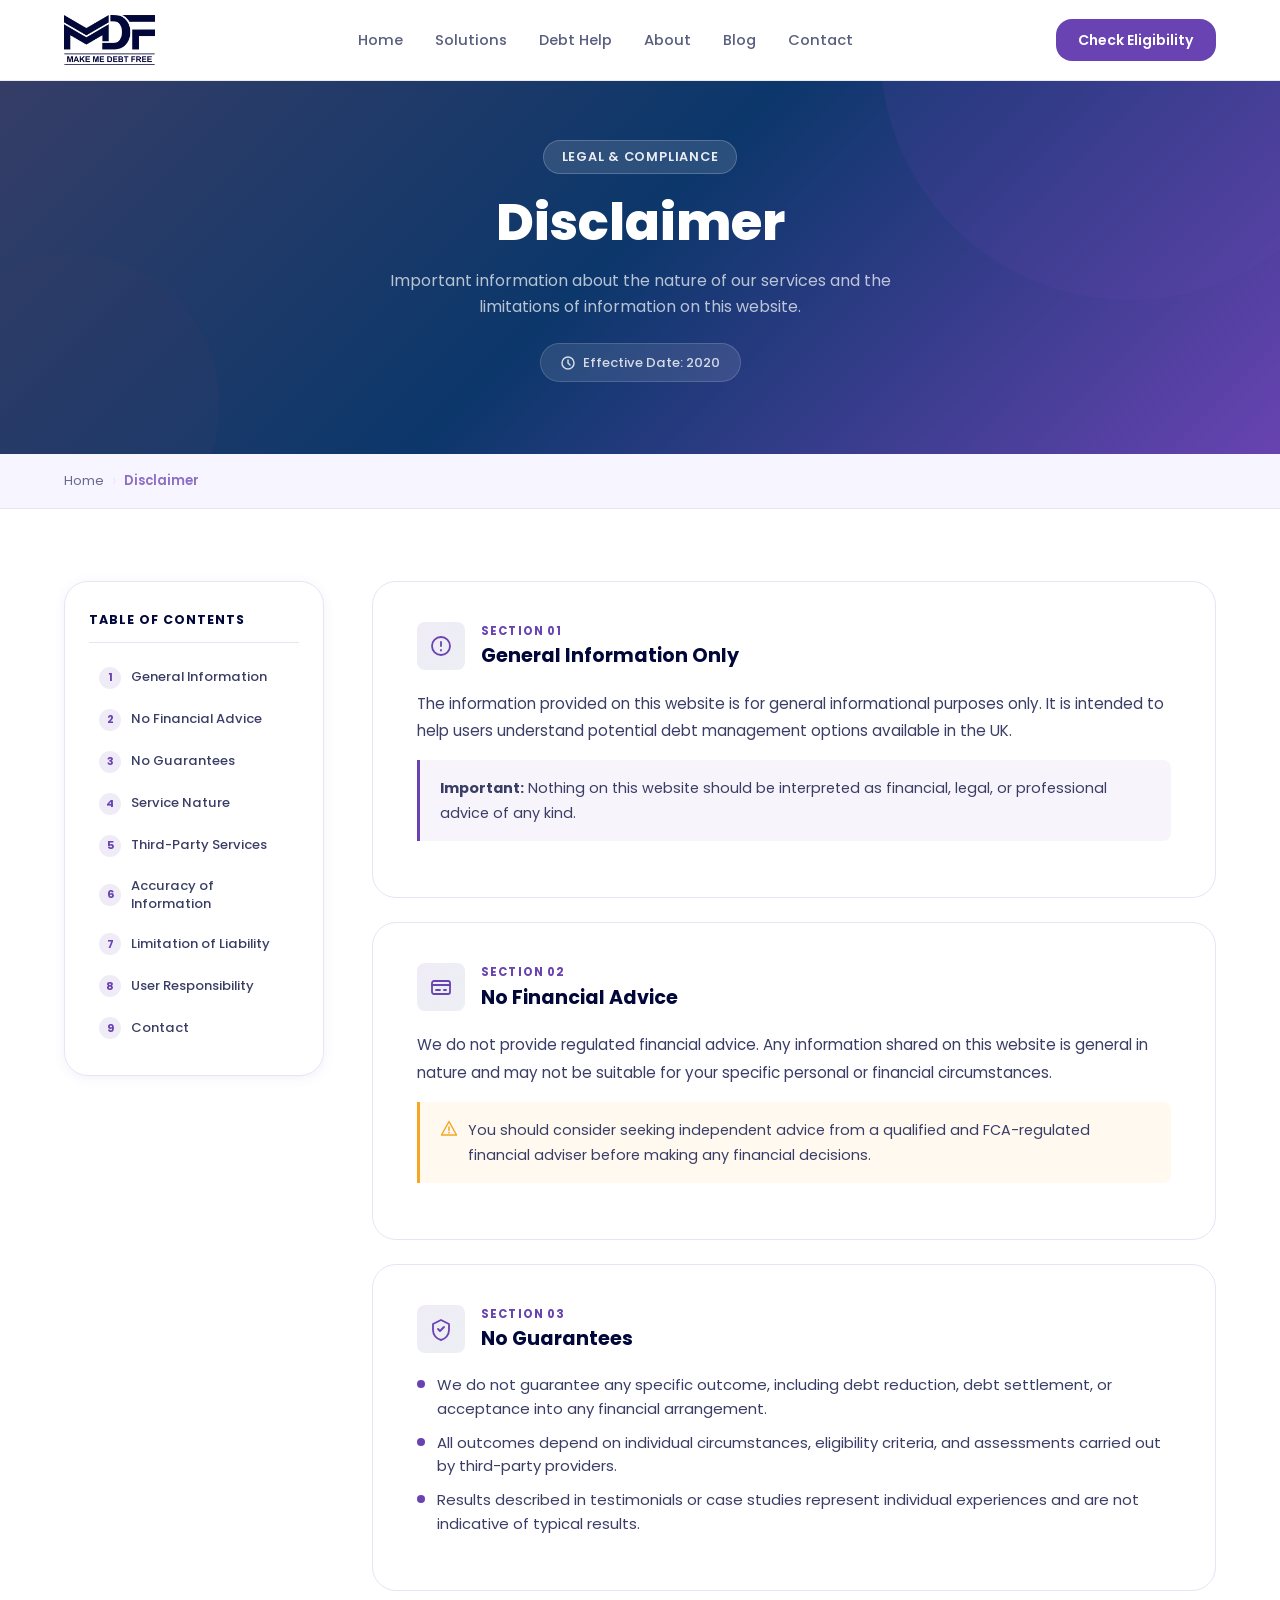
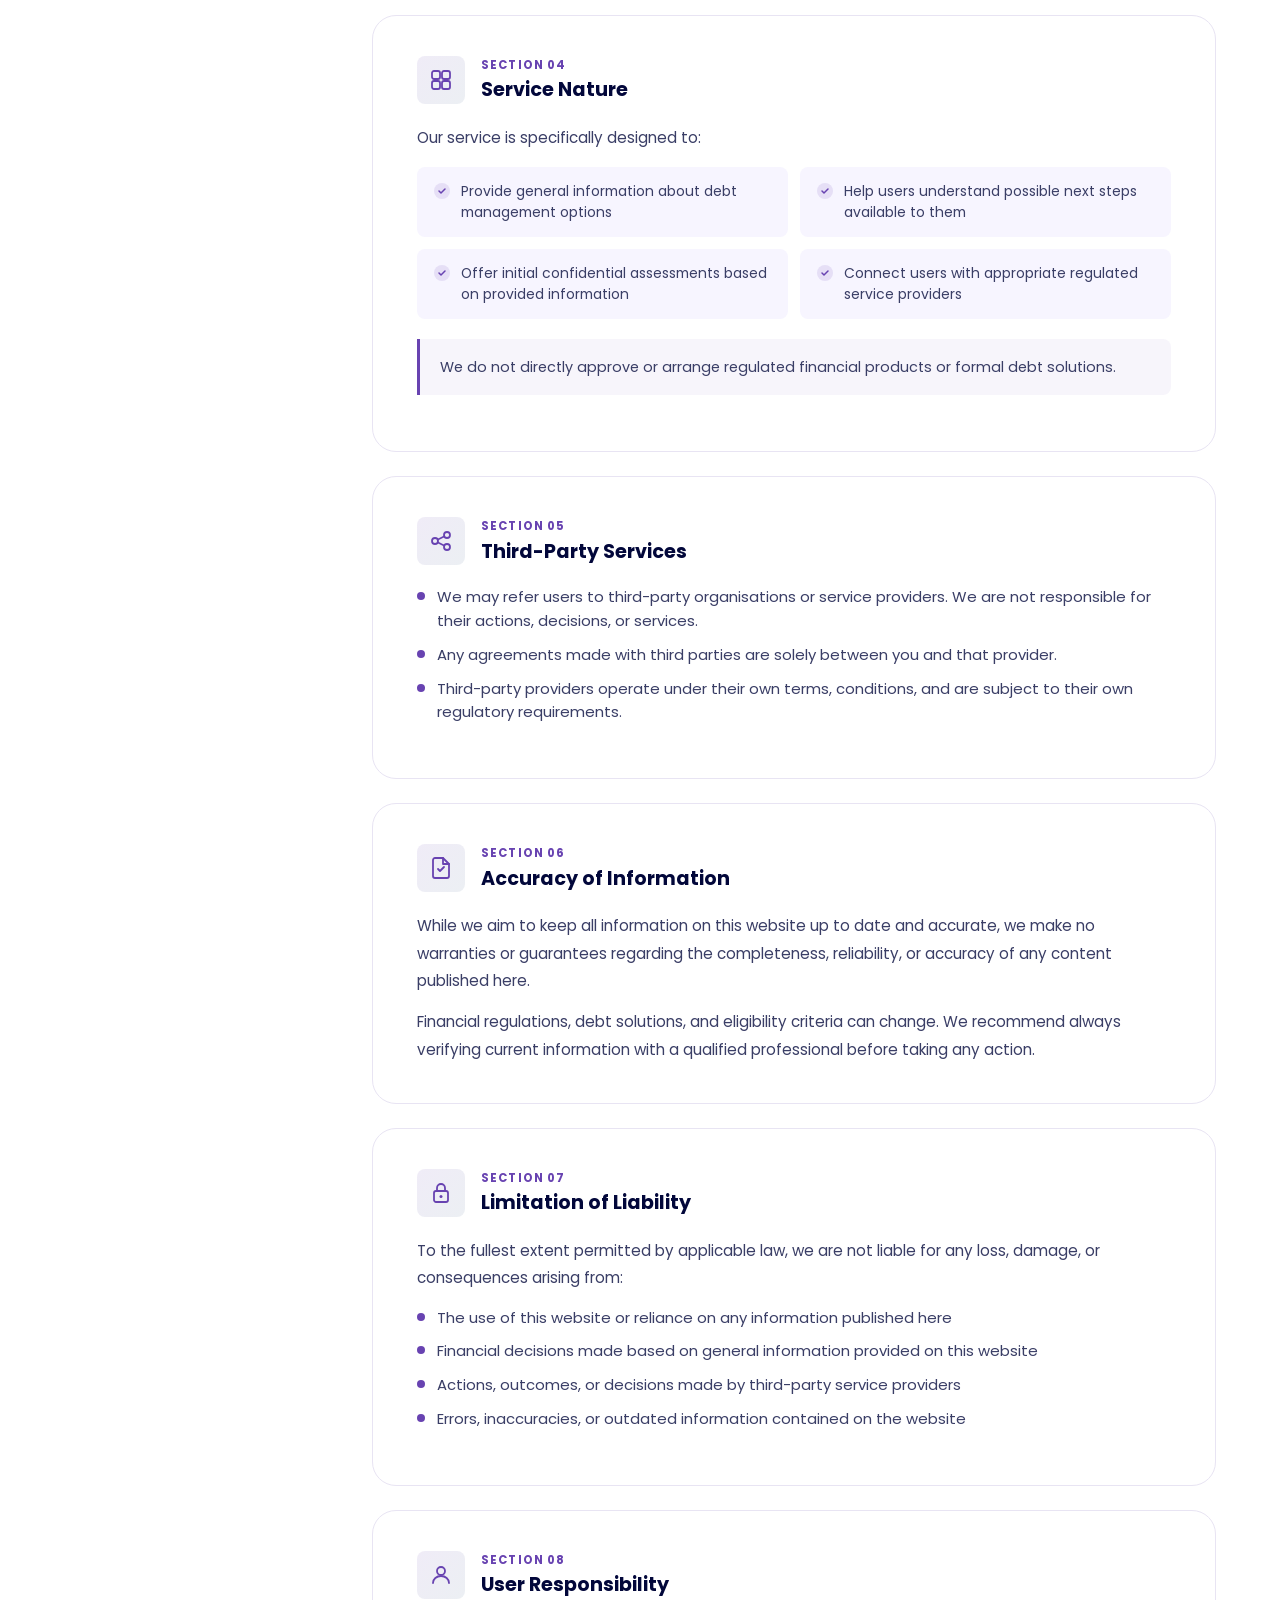
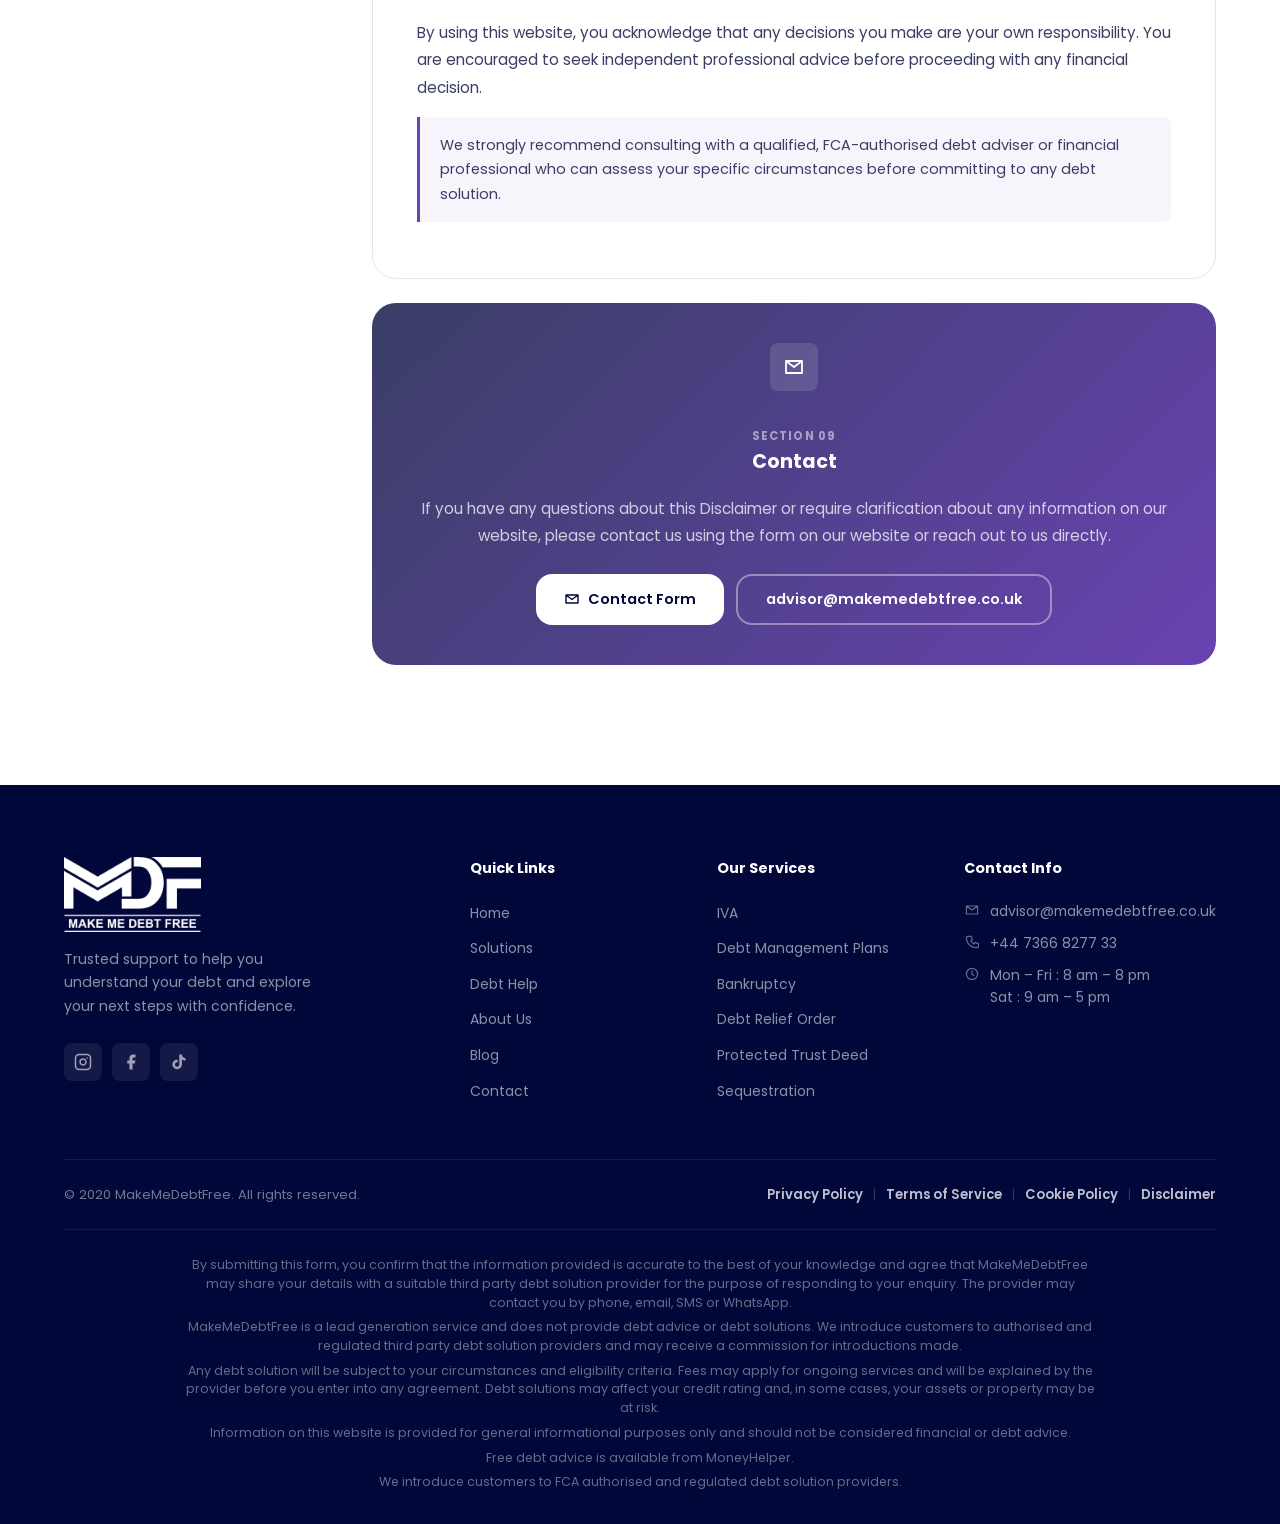
<file: pages/disclaimer.html>
<!DOCTYPE html>
<html lang="en">
<head>
  <meta charset="UTF-8" />
  <meta name="viewport" content="width=device-width, initial-scale=1.0" />
  <meta name="description" content="Disclaimer – MakeMeDebtFree. Important information about the nature of our services and limitations of liability." />
  <title>Disclaimer | MakeMeDebtFree</title>
  <link rel="preconnect" href="https://fonts.googleapis.com" />
  <link rel="preconnect" href="https://fonts.gstatic.com" crossorigin />
  <link href="https://fonts.googleapis.com/css2?family=Poppins:wght@300;400;500;600;700;800&display=swap" rel="stylesheet" />
  <style>
    :root {
      --purple:    #6843b1;
      --blue:      #0c376b;
      --navy:      #02073a;
      --white:     #ffffff;
      --light-bg:  #f7f5ff;
      --text-body: #3a3e66;
      --text-head: #02073a;
      --border:    #e8e4f3;
      --shadow-sm: 0 2px 12px rgba(104,67,177,0.08);
      --shadow-md: 0 8px 32px rgba(104,67,177,0.14);
      --radius-sm: 8px;
      --radius-md: 16px;
      --radius-lg: 24px;
      --transition: 0.3s cubic-bezier(0.4,0,0.2,1);
    }
    *, *::before, *::after { box-sizing: border-box; margin: 0; padding: 0; }
    html { scroll-behavior: smooth; }
    body { font-family: 'Poppins', sans-serif; color: var(--text-body); background: var(--white); overflow-x: hidden; line-height: 1.6; }
    a { text-decoration: none; color: inherit; }
    ul { list-style: none; }
    button { cursor: pointer; font-family: inherit; border: none; background: none; }
    .container { width: 100%; max-width: 1200px; margin: 0 auto; padding: 0 24px; }

    .scroll-progress { position: fixed; top: 0; left: 0; height: 3px; width: 0%; background: linear-gradient(90deg, var(--purple), var(--blue)); z-index: 9999; transition: width 0.1s linear; }

    /* NAVBAR */
    .navbar { position: fixed; top: 0; left: 0; right: 0; z-index: 1000; background: var(--white); border-bottom: 1px solid rgba(2,7,58,0.08); transition: box-shadow var(--transition); }
    .navbar.scrolled { box-shadow: 0 4px 24px rgba(2,7,58,0.1); }
    .nav-container { max-width: 1200px; margin: 0 auto; padding: 0 24px; height: 80px; display: flex; align-items: center; gap: 32px; }
    .nav-logo { display: flex; align-items: center; flex-shrink: 0; }
    .logo-img { height: 50px; width: auto; display: block; object-fit: contain; }
    .nav-links { display: flex; align-items: center; gap: 4px; flex: 1; justify-content: center; }
    .nav-link { color: rgba(2,7,58,0.65); font-size: 0.92rem; font-weight: 500; padding: 8px 14px; border-radius: var(--radius-sm); transition: color var(--transition); position: relative; }
    .nav-link::after { content: ''; position: absolute; bottom: 2px; left: 50%; transform: translateX(-50%) scaleX(0); width: 20px; height: 2px; background: var(--purple); border-radius: 2px; transition: transform var(--transition); }
    .nav-link:hover { color: var(--navy); }
    .nav-link:hover::after { transform: translateX(-50%) scaleX(1); }
    .btn-cta { background: var(--purple); color: var(--white); padding: 10px 22px; border-radius: var(--radius-md); font-weight: 600; font-size: 0.88rem; transition: all var(--transition); flex-shrink: 0; }
    .btn-cta:hover { transform: scale(1.05); box-shadow: 0 6px 24px rgba(104,67,177,0.45); }
    .hamburger { display: none; flex-direction: column; gap: 5px; padding: 6px; margin-left: auto; }
    .hamburger span { display: block; width: 24px; height: 2px; background: var(--navy); border-radius: 2px; transition: all var(--transition); }
    .hamburger.active span:nth-child(1) { transform: translateY(7px) rotate(45deg); }
    .hamburger.active span:nth-child(2) { opacity: 0; }
    .hamburger.active span:nth-child(3) { transform: translateY(-7px) rotate(-45deg); }

    /* PAGE BANNER */
    .page-banner {
      background: linear-gradient(135deg, #3a3e66 0%, #0c376b 50%, var(--purple) 100%);
      padding: 140px 0 72px; text-align: center; position: relative; overflow: hidden;
    }
    .page-banner::before { content: ''; position: absolute; width: 500px; height: 500px; border-radius: 50%; background: rgba(104,67,177,0.15); top: -200px; right: -100px; }
    .page-banner::after  { content: ''; position: absolute; width: 300px; height: 300px; border-radius: 50%; background: rgba(58,62,102,0.2); bottom: -100px; left: -80px; }
    .page-banner .container { position: relative; z-index: 1; }
    .page-tag { display: inline-block; background: rgba(255,255,255,0.12); border: 1px solid rgba(255,255,255,0.2); color: rgba(255,255,255,0.9); padding: 6px 18px; border-radius: 50px; font-size: 0.8rem; font-weight: 600; letter-spacing: 0.06em; text-transform: uppercase; margin-bottom: 18px; }
    .page-banner h1 { font-size: clamp(2rem,4.5vw,3.2rem); font-weight: 800; color: var(--white); margin-bottom: 14px; line-height: 1.2; }
    .page-banner p { font-size: 1rem; color: rgba(255,255,255,0.7); max-width: 520px; margin: 0 auto; }
    .effective-badge { display: inline-flex; align-items: center; gap: 8px; background: rgba(255,255,255,0.1); border: 1px solid rgba(255,255,255,0.15); color: rgba(255,255,255,0.8); padding: 8px 20px; border-radius: 50px; font-size: 0.82rem; font-weight: 500; margin-top: 24px; }

    /* BREADCRUMB */
    .breadcrumb { background: var(--light-bg); border-bottom: 1px solid var(--border); padding: 14px 0; }
    .breadcrumb-inner { display: flex; align-items: center; gap: 8px; font-size: 0.82rem; color: var(--text-body); opacity: 0.75; }
    .breadcrumb-inner a:hover { color: var(--purple); opacity: 1; }
    .breadcrumb-sep { color: var(--border); font-size: 1rem; }
    .breadcrumb-current { color: var(--purple); font-weight: 600; opacity: 1; }

    /* MAIN CONTENT */
    .policy-section { padding: 72px 0 96px; }
    .policy-layout { display: grid; grid-template-columns: 260px 1fr; gap: 48px; align-items: start; }

    .policy-toc { position: sticky; top: 100px; background: var(--white); border: 1px solid var(--border); border-radius: var(--radius-lg); padding: 28px 24px; box-shadow: var(--shadow-sm); }
    .toc-title { font-size: 0.78rem; font-weight: 700; color: var(--navy); text-transform: uppercase; letter-spacing: 0.08em; margin-bottom: 16px; padding-bottom: 12px; border-bottom: 1px solid var(--border); }
    .toc-list { display: flex; flex-direction: column; gap: 4px; }
    .toc-list a { display: flex; align-items: center; gap: 10px; padding: 8px 10px; border-radius: var(--radius-sm); font-size: 0.82rem; color: var(--text-body); font-weight: 500; transition: all var(--transition); line-height: 1.4; }
    .toc-list a:hover { background: rgba(104,67,177,0.07); color: var(--purple); }
    .toc-num { min-width: 22px; height: 22px; background: rgba(104,67,177,0.1); color: var(--purple); border-radius: 50%; display: flex; align-items: center; justify-content: center; font-size: 0.68rem; font-weight: 700; flex-shrink: 0; }

    .policy-content { min-width: 0; }
    .policy-block { background: var(--white); border: 1px solid var(--border); border-radius: var(--radius-lg); padding: 40px 44px; margin-bottom: 24px; transition: box-shadow var(--transition); scroll-margin-top: 100px; }
    .policy-block:hover { box-shadow: var(--shadow-md); }
    .block-header { display: flex; align-items: flex-start; gap: 16px; margin-bottom: 20px; }
    .block-icon { width: 48px; height: 48px; border-radius: var(--radius-sm); background: linear-gradient(135deg, rgba(104,67,177,0.1), rgba(12,55,107,0.08)); display: flex; align-items: center; justify-content: center; flex-shrink: 0; }
    .block-title-wrap { flex: 1; }
    .block-num { font-size: 0.72rem; font-weight: 700; color: var(--purple); letter-spacing: 0.1em; text-transform: uppercase; margin-bottom: 4px; }
    .block-title { font-size: 1.2rem; font-weight: 700; color: var(--navy); line-height: 1.3; }
    .block-body p { font-size: 0.95rem; color: var(--text-body); line-height: 1.8; margin-bottom: 14px; }
    .block-body p:last-child { margin-bottom: 0; }

    .policy-list { margin: 12px 0 14px; display: flex; flex-direction: column; gap: 10px; }
    .policy-list li { display: flex; align-items: flex-start; gap: 12px; font-size: 0.93rem; color: var(--text-body); line-height: 1.6; }
    .policy-list li::before { content: ''; min-width: 8px; height: 8px; background: var(--purple); border-radius: 50%; margin-top: 7px; flex-shrink: 0; }

    .highlight-box { background: rgba(104,67,177,0.05); border-left: 3px solid var(--purple); border-radius: 0 var(--radius-sm) var(--radius-sm) 0; padding: 16px 20px; margin: 16px 0; font-size: 0.9rem; color: var(--text-body); line-height: 1.7; }

    .warning-box { background: rgba(245,166,35,0.07); border-left: 3px solid #f5a623; border-radius: 0 var(--radius-sm) var(--radius-sm) 0; padding: 16px 20px; margin: 16px 0; font-size: 0.9rem; color: var(--text-body); line-height: 1.7; display: flex; align-items: flex-start; gap: 10px; }
    .warning-box svg { flex-shrink: 0; margin-top: 2px; }

    /* Service features grid */
    .service-grid { display: grid; grid-template-columns: 1fr 1fr; gap: 12px; margin-top: 16px; }
    .service-item { display: flex; align-items: flex-start; gap: 10px; background: var(--light-bg); border-radius: var(--radius-sm); padding: 14px 16px; font-size: 0.87rem; color: var(--text-body); line-height: 1.5; }
    .service-item svg { flex-shrink: 0; margin-top: 1px; }

    /* Contact CTA */
    .contact-cta-block { background: linear-gradient(135deg, #3a3e66 0%, var(--purple) 100%); border: none; text-align: center; }
    .contact-cta-block .block-title { color: var(--white); }
    .contact-cta-block .block-body p { color: rgba(255,255,255,0.75); }
    .contact-cta-block .block-icon { background: rgba(255,255,255,0.12); margin: 0 auto 20px; }
    .contact-cta-block .block-header { flex-direction: column; align-items: center; }
    .contact-cta-block .block-num { color: rgba(255,255,255,0.5); }
    .contact-cta-links { display: flex; gap: 12px; justify-content: center; flex-wrap: wrap; margin-top: 24px; }
    .btn-white { display: inline-flex; align-items: center; gap: 8px; background: var(--white); color: var(--navy); padding: 12px 28px; border-radius: var(--radius-md); font-weight: 600; font-size: 0.9rem; transition: all var(--transition); }
    .btn-white:hover { transform: scale(1.05); box-shadow: 0 8px 24px rgba(0,0,0,0.2); }
    .btn-outline-white { display: inline-flex; align-items: center; gap: 8px; background: transparent; color: var(--white); border: 2px solid rgba(255,255,255,0.4); padding: 12px 28px; border-radius: var(--radius-md); font-weight: 600; font-size: 0.9rem; transition: all var(--transition); }
    .btn-outline-white:hover { background: rgba(255,255,255,0.1); border-color: rgba(255,255,255,0.7); transform: scale(1.05); }

    /* FOOTER */
    .footer { background: var(--navy); padding: 72px 0 0; }
    .footer-grid { display: grid; grid-template-columns: 1.8fr 1fr 1fr 1.2fr; gap: 48px; padding-bottom: 56px; border-bottom: 1px solid rgba(255,255,255,0.08); }
    .footer-logo { display: flex; align-items: center; margin-bottom: 16px; }
    .logo-img-footer { height: 75px; width: auto; display: block; object-fit: contain; }
    .footer-tagline { font-size: 0.88rem; color: rgba(255,255,255,0.55); line-height: 1.7; margin-bottom: 24px; max-width: 280px; }
    .social-icons { display: flex; gap: 10px; }
    .social-icon { width: 38px; height: 38px; background: rgba(255,255,255,0.07); border-radius: var(--radius-sm); display: flex; align-items: center; justify-content: center; color: rgba(255,255,255,0.6); transition: all var(--transition); }
    .social-icon:hover { background: var(--purple); color: white; transform: translateY(-3px); }
    .footer-col h5 { font-size: 0.9rem; font-weight: 700; color: var(--white); margin-bottom: 20px; }
    .footer-col ul { display: flex; flex-direction: column; gap: 10px; }
    .footer-col ul li a { font-size: 0.87rem; color: rgba(255,255,255,0.55); transition: color var(--transition); }
    .footer-col ul li a:hover { color: var(--white); }
    .contact-list li { display: flex; align-items: flex-start; gap: 10px; font-size: 0.87rem; color: rgba(255,255,255,0.55); }
    .contact-list li svg { flex-shrink: 0; margin-top: 2px; color: rgba(255,255,255,0.4); }
    .footer-bottom { padding: 24px 0; display: flex; align-items: center; justify-content: space-between; gap: 16px; flex-wrap: wrap; }
    .footer-copy { font-size: 0.82rem; color: rgba(255,255,255,0.45); white-space: nowrap; }
    .footer-legal-links { display: flex; align-items: center; gap: 10px; flex-wrap: wrap; }
    .footer-legal-links a { font-size: 0.82rem; color: rgba(255,255,255,0.75); font-weight: 600; transition: color var(--transition); white-space: nowrap; }
    .footer-legal-links a:hover { color: var(--white); }
    .footer-legal-links .sep { color: rgba(255,255,255,0.2); font-size: 0.75rem; }
    .footer-disclaimer { border-top: 1px solid rgba(255,255,255,0.08); padding: 26px 0 32px; text-align: center; }
    .footer-disclaimer p { font-size: 0.78rem; color: rgba(255,255,255,0.4); line-height: 1.5; max-width: 920px; margin: 0 auto 6px; }
    .footer-disclaimer p:last-child { margin-bottom: 0; }

    .back-to-top { position: fixed; bottom: 32px; right: 32px; width: 48px; height: 48px; background: var(--purple); color: white; border-radius: 50%; display: flex; align-items: center; justify-content: center; box-shadow: 0 8px 24px rgba(104,67,177,0.4); opacity: 0; visibility: hidden; transform: translateY(16px); transition: all var(--transition); z-index: 999; cursor: pointer; border: none; }
    .back-to-top.visible { opacity: 1; visibility: visible; transform: translateY(0); }
    .back-to-top:hover { background: var(--navy); transform: translateY(-4px); }

    /* RESPONSIVE */
    @media (max-width: 1024px) {
      .policy-layout { grid-template-columns: 1fr; }
      .policy-toc { position: static; }
      .toc-list { flex-direction: row; flex-wrap: wrap; gap: 6px; }
      .toc-list a { padding: 6px 12px; border: 1px solid var(--border); border-radius: 50px; }
      .service-grid { grid-template-columns: 1fr; }
      .footer-grid { grid-template-columns: repeat(2,1fr); }
    }
    @media (max-width: 768px) {
      .nav-links { position: fixed; top: 80px; left: 0; right: 0; background: var(--white); flex-direction: column; align-items: flex-start; padding: 24px; gap: 4px; transform: translateY(-100%); opacity: 0; pointer-events: none; transition: all var(--transition); border-top: 1px solid rgba(2,7,58,0.08); box-shadow: 0 20px 40px rgba(2,7,58,0.1); }
      .nav-links.open { transform: translateY(0); opacity: 1; pointer-events: all; }
      .nav-link { padding: 12px 0; width: 100%; font-size: 1rem; }
      .nav-link::after { display: none; }
      .hamburger { display: flex; }
      .btn-cta { display: none; }
      .page-banner { padding: 110px 0 56px; }
      .policy-block { padding: 28px 24px; }
      .footer-grid { grid-template-columns: 1fr 1fr; gap: 28px; }
      .footer-brand { grid-column: 1 / -1; }
      .footer-col:last-child { grid-column: 1 / -1; }
    }
    @media (max-width: 640px) {
      .footer-bottom { flex-direction: column; align-items: center; text-align: center; gap: 16px; }
      .footer-copy { font-size: 0.82rem; font-weight: 500; color: rgba(255,255,255,0.65); }
      .footer-legal-links { display: flex; flex-wrap: wrap; justify-content: center; gap: 0; width: 100%; max-width: 300px; border: 1px solid rgba(255,255,255,0.1); border-radius: 10px; overflow: hidden; }
      .footer-legal-links a { flex: 0 0 50%; text-align: center; font-size: 0.85rem; font-weight: 600; color: rgba(255,255,255,0.85); padding: 10px 8px; background: rgba(255,255,255,0.04); }
      .footer-legal-links a:hover { background: rgba(255,255,255,0.09); color: #fff; }
      .footer-legal-links a:nth-child(1), .footer-legal-links a:nth-child(5) { border-right: 1px solid rgba(255,255,255,0.1); }
      .footer-legal-links a:nth-child(1), .footer-legal-links a:nth-child(3) { border-bottom: 1px solid rgba(255,255,255,0.1); }
      .footer-legal-links .sep { display: none; }
    }
    @media (max-width: 480px) { .container { padding: 0 16px; } .policy-block { padding: 24px 18px; } .contact-cta-links { flex-direction: column; align-items: center; } }
  </style>
</head>
<body>

  <div class="scroll-progress" id="scrollProgress"></div>

  <!-- NAVBAR -->
  <nav class="navbar" id="navbar">
    <div class="nav-container">
      <a href="../index.html" class="nav-logo">
        <img src="../images/mmdf-logo.png" alt="MakeMeDebtFree Logo" class="logo-img" />
      </a>
      <ul class="nav-links" id="navLinks">
        <li><a href="../index.html#home"      class="nav-link">Home</a></li>
        <li><a href="../index.html#solutions" class="nav-link">Solutions</a></li>
        <li><a href="../index.html#debt-help" class="nav-link">Debt Help</a></li>
        <li><a href="../index.html#about"     class="nav-link">About</a></li>
        <li><a href="../blog.html"            class="nav-link">Blog</a></li>
        <li><a href="../index.html#contact"   class="nav-link">Contact</a></li>
      </ul>
      <a href="../index.html#contact" class="btn-cta">Check Eligibility</a>
      <button class="hamburger" id="hamburger" aria-label="Toggle navigation">
        <span></span><span></span><span></span>
      </button>
    </div>
  </nav>

  <!-- PAGE BANNER -->
  <div class="page-banner">
    <div class="container">
      <div class="page-tag">Legal &amp; Compliance</div>
      <h1>Disclaimer</h1>
      <p>Important information about the nature of our services and the limitations of information on this website.</p>
      <div class="effective-badge">
        <svg width="14" height="14" viewBox="0 0 14 14" fill="none">
          <circle cx="7" cy="7" r="6" stroke="currentColor" stroke-width="1.5"/>
          <path d="M7 4v3l2 2" stroke="currentColor" stroke-width="1.5" stroke-linecap="round"/>
        </svg>
        Effective Date: 2020
      </div>
    </div>
  </div>

  <!-- BREADCRUMB -->
  <div class="breadcrumb">
    <div class="container">
      <div class="breadcrumb-inner">
        <a href="../index.html">Home</a>
        <span class="breadcrumb-sep">›</span>
        <span class="breadcrumb-current">Disclaimer</span>
      </div>
    </div>
  </div>

  <!-- MAIN CONTENT -->
  <section class="policy-section">
    <div class="container">
      <div class="policy-layout">

        <!-- Sidebar TOC -->
        <aside class="policy-toc">
          <div class="toc-title">Table of Contents</div>
          <nav class="toc-list">
            <a href="#section-1"><span class="toc-num">1</span> General Information</a>
            <a href="#section-2"><span class="toc-num">2</span> No Financial Advice</a>
            <a href="#section-3"><span class="toc-num">3</span> No Guarantees</a>
            <a href="#section-4"><span class="toc-num">4</span> Service Nature</a>
            <a href="#section-5"><span class="toc-num">5</span> Third-Party Services</a>
            <a href="#section-6"><span class="toc-num">6</span> Accuracy of Information</a>
            <a href="#section-7"><span class="toc-num">7</span> Limitation of Liability</a>
            <a href="#section-8"><span class="toc-num">8</span> User Responsibility</a>
            <a href="#section-9"><span class="toc-num">9</span> Contact</a>
          </nav>
        </aside>

        <!-- Policy Blocks -->
        <div class="policy-content">

          <!-- 1. General Information Only -->
          <div class="policy-block" id="section-1">
            <div class="block-header">
              <div class="block-icon">
                <svg width="24" height="24" viewBox="0 0 24 24" fill="none">
                  <circle cx="12" cy="12" r="9" stroke="#6843b1" stroke-width="1.8"/>
                  <path d="M12 8v4M12 16v.5" stroke="#6843b1" stroke-width="1.8" stroke-linecap="round"/>
                </svg>
              </div>
              <div class="block-title-wrap">
                <div class="block-num">Section 01</div>
                <h2 class="block-title">General Information Only</h2>
              </div>
            </div>
            <div class="block-body">
              <p>The information provided on this website is for general informational purposes only. It is intended to help users understand potential debt management options available in the UK.</p>
              <div class="highlight-box">
                <strong>Important:</strong> Nothing on this website should be interpreted as financial, legal, or professional advice of any kind.
              </div>
            </div>
          </div>

          <!-- 2. No Financial Advice -->
          <div class="policy-block" id="section-2">
            <div class="block-header">
              <div class="block-icon">
                <svg width="24" height="24" viewBox="0 0 24 24" fill="none">
                  <rect x="3" y="6" width="18" height="13" rx="2" stroke="#6843b1" stroke-width="1.8"/>
                  <path d="M3 10h18M7 15h4M15 15h2" stroke="#6843b1" stroke-width="1.8" stroke-linecap="round"/>
                </svg>
              </div>
              <div class="block-title-wrap">
                <div class="block-num">Section 02</div>
                <h2 class="block-title">No Financial Advice</h2>
              </div>
            </div>
            <div class="block-body">
              <p>We do not provide regulated financial advice. Any information shared on this website is general in nature and may not be suitable for your specific personal or financial circumstances.</p>
              <div class="warning-box">
                <svg width="18" height="18" viewBox="0 0 18 18" fill="none">
                  <path d="M9 1.5L16.5 15H1.5L9 1.5z" stroke="#f5a623" stroke-width="1.5" stroke-linejoin="round"/>
                  <path d="M9 7v3.5M9 12.5v.5" stroke="#f5a623" stroke-width="1.5" stroke-linecap="round"/>
                </svg>
                <span>You should consider seeking independent advice from a qualified and FCA-regulated financial adviser before making any financial decisions.</span>
              </div>
            </div>
          </div>

          <!-- 3. No Guarantees -->
          <div class="policy-block" id="section-3">
            <div class="block-header">
              <div class="block-icon">
                <svg width="24" height="24" viewBox="0 0 24 24" fill="none">
                  <path d="M12 3L4 7v6c0 5 3.5 9 8 10 4.5-1 8-5 8-10V7l-8-4z" stroke="#6843b1" stroke-width="1.8" stroke-linejoin="round"/>
                  <path d="M9 12l2 2 4-4" stroke="#6843b1" stroke-width="1.8" stroke-linecap="round" stroke-linejoin="round"/>
                </svg>
              </div>
              <div class="block-title-wrap">
                <div class="block-num">Section 03</div>
                <h2 class="block-title">No Guarantees</h2>
              </div>
            </div>
            <div class="block-body">
              <ul class="policy-list">
                <li>We do not guarantee any specific outcome, including debt reduction, debt settlement, or acceptance into any financial arrangement.</li>
                <li>All outcomes depend on individual circumstances, eligibility criteria, and assessments carried out by third-party providers.</li>
                <li>Results described in testimonials or case studies represent individual experiences and are not indicative of typical results.</li>
              </ul>
            </div>
          </div>

          <!-- 4. Service Nature -->
          <div class="policy-block" id="section-4">
            <div class="block-header">
              <div class="block-icon">
                <svg width="24" height="24" viewBox="0 0 24 24" fill="none">
                  <rect x="3" y="3" width="8" height="8" rx="2" stroke="#6843b1" stroke-width="1.8"/>
                  <rect x="13" y="3" width="8" height="8" rx="2" stroke="#6843b1" stroke-width="1.8"/>
                  <rect x="3" y="13" width="8" height="8" rx="2" stroke="#6843b1" stroke-width="1.8"/>
                  <rect x="13" y="13" width="8" height="8" rx="2" stroke="#6843b1" stroke-width="1.8"/>
                </svg>
              </div>
              <div class="block-title-wrap">
                <div class="block-num">Section 04</div>
                <h2 class="block-title">Service Nature</h2>
              </div>
            </div>
            <div class="block-body">
              <p>Our service is specifically designed to:</p>
              <div class="service-grid">
                <div class="service-item">
                  <svg width="18" height="18" viewBox="0 0 18 18" fill="none"><circle cx="9" cy="9" r="8" fill="#6843b1" opacity="0.12"/><path d="M6 9l2 2 4-4" stroke="#6843b1" stroke-width="1.5" stroke-linecap="round" stroke-linejoin="round"/></svg>
                  Provide general information about debt management options
                </div>
                <div class="service-item">
                  <svg width="18" height="18" viewBox="0 0 18 18" fill="none"><circle cx="9" cy="9" r="8" fill="#6843b1" opacity="0.12"/><path d="M6 9l2 2 4-4" stroke="#6843b1" stroke-width="1.5" stroke-linecap="round" stroke-linejoin="round"/></svg>
                  Help users understand possible next steps available to them
                </div>
                <div class="service-item">
                  <svg width="18" height="18" viewBox="0 0 18 18" fill="none"><circle cx="9" cy="9" r="8" fill="#6843b1" opacity="0.12"/><path d="M6 9l2 2 4-4" stroke="#6843b1" stroke-width="1.5" stroke-linecap="round" stroke-linejoin="round"/></svg>
                  Offer initial confidential assessments based on provided information
                </div>
                <div class="service-item">
                  <svg width="18" height="18" viewBox="0 0 18 18" fill="none"><circle cx="9" cy="9" r="8" fill="#6843b1" opacity="0.12"/><path d="M6 9l2 2 4-4" stroke="#6843b1" stroke-width="1.5" stroke-linecap="round" stroke-linejoin="round"/></svg>
                  Connect users with appropriate regulated service providers
                </div>
              </div>
              <div class="highlight-box" style="margin-top:20px;">
                We do not directly approve or arrange regulated financial products or formal debt solutions.
              </div>
            </div>
          </div>

          <!-- 5. Third-Party Services -->
          <div class="policy-block" id="section-5">
            <div class="block-header">
              <div class="block-icon">
                <svg width="24" height="24" viewBox="0 0 24 24" fill="none">
                  <circle cx="6"  cy="12" r="3" stroke="#6843b1" stroke-width="1.8"/>
                  <circle cx="18" cy="6"  r="3" stroke="#6843b1" stroke-width="1.8"/>
                  <circle cx="18" cy="18" r="3" stroke="#6843b1" stroke-width="1.8"/>
                  <path d="M9 10.5l6-3M9 13.5l6 3" stroke="#6843b1" stroke-width="1.8" stroke-linecap="round"/>
                </svg>
              </div>
              <div class="block-title-wrap">
                <div class="block-num">Section 05</div>
                <h2 class="block-title">Third-Party Services</h2>
              </div>
            </div>
            <div class="block-body">
              <ul class="policy-list">
                <li>We may refer users to third-party organisations or service providers. We are not responsible for their actions, decisions, or services.</li>
                <li>Any agreements made with third parties are solely between you and that provider.</li>
                <li>Third-party providers operate under their own terms, conditions, and are subject to their own regulatory requirements.</li>
              </ul>
            </div>
          </div>

          <!-- 6. Accuracy of Information -->
          <div class="policy-block" id="section-6">
            <div class="block-header">
              <div class="block-icon">
                <svg width="24" height="24" viewBox="0 0 24 24" fill="none">
                  <path d="M14 2H6a2 2 0 00-2 2v16a2 2 0 002 2h12a2 2 0 002-2V8z" stroke="#6843b1" stroke-width="1.8" stroke-linejoin="round"/>
                  <path d="M14 2v6h6M9 13l2 2 4-4" stroke="#6843b1" stroke-width="1.8" stroke-linecap="round" stroke-linejoin="round"/>
                </svg>
              </div>
              <div class="block-title-wrap">
                <div class="block-num">Section 06</div>
                <h2 class="block-title">Accuracy of Information</h2>
              </div>
            </div>
            <div class="block-body">
              <p>While we aim to keep all information on this website up to date and accurate, we make no warranties or guarantees regarding the completeness, reliability, or accuracy of any content published here.</p>
              <p>Financial regulations, debt solutions, and eligibility criteria can change. We recommend always verifying current information with a qualified professional before taking any action.</p>
            </div>
          </div>

          <!-- 7. Limitation of Liability -->
          <div class="policy-block" id="section-7">
            <div class="block-header">
              <div class="block-icon">
                <svg width="24" height="24" viewBox="0 0 24 24" fill="none">
                  <rect x="5" y="10" width="14" height="11" rx="2" stroke="#6843b1" stroke-width="1.8"/>
                  <path d="M8 10V7a4 4 0 018 0v3" stroke="#6843b1" stroke-width="1.8" stroke-linecap="round"/>
                  <circle cx="12" cy="15.5" r="1.5" fill="#6843b1"/>
                </svg>
              </div>
              <div class="block-title-wrap">
                <div class="block-num">Section 07</div>
                <h2 class="block-title">Limitation of Liability</h2>
              </div>
            </div>
            <div class="block-body">
              <p>To the fullest extent permitted by applicable law, we are not liable for any loss, damage, or consequences arising from:</p>
              <ul class="policy-list">
                <li>The use of this website or reliance on any information published here</li>
                <li>Financial decisions made based on general information provided on this website</li>
                <li>Actions, outcomes, or decisions made by third-party service providers</li>
                <li>Errors, inaccuracies, or outdated information contained on the website</li>
              </ul>
            </div>
          </div>

          <!-- 8. User Responsibility -->
          <div class="policy-block" id="section-8">
            <div class="block-header">
              <div class="block-icon">
                <svg width="24" height="24" viewBox="0 0 24 24" fill="none">
                  <circle cx="12" cy="8" r="4" stroke="#6843b1" stroke-width="1.8"/>
                  <path d="M4 20c0-4 3.6-7 8-7s8 3 8 7" stroke="#6843b1" stroke-width="1.8" stroke-linecap="round"/>
                </svg>
              </div>
              <div class="block-title-wrap">
                <div class="block-num">Section 08</div>
                <h2 class="block-title">User Responsibility</h2>
              </div>
            </div>
            <div class="block-body">
              <p>By using this website, you acknowledge that any decisions you make are your own responsibility. You are encouraged to seek independent professional advice before proceeding with any financial decision.</p>
              <div class="highlight-box">
                We strongly recommend consulting with a qualified, FCA-authorised debt adviser or financial professional who can assess your specific circumstances before committing to any debt solution.
              </div>
            </div>
          </div>

          <!-- 9. Contact -->
          <div class="policy-block contact-cta-block" id="section-9">
            <div class="block-header">
              <div class="block-icon">
                <svg width="24" height="24" viewBox="0 0 24 24" fill="none">
                  <path d="M4 6l8 6 8-6M4 6h16v12H4V6z" stroke="white" stroke-width="1.8" stroke-linejoin="round"/>
                </svg>
              </div>
              <div class="block-title-wrap">
                <div class="block-num">Section 09</div>
                <h2 class="block-title">Contact</h2>
              </div>
            </div>
            <div class="block-body">
              <p>If you have any questions about this Disclaimer or require clarification about any information on our website, please contact us using the form on our website or reach out to us directly.</p>
              <div class="contact-cta-links">
                <a href="../index.html#contact" class="btn-white">
                  <svg width="16" height="16" viewBox="0 0 16 16" fill="none"><path d="M2 4l6 4.5L14 4M2 4h12v8H2V4z" stroke="currentColor" stroke-width="1.4" stroke-linejoin="round"/></svg>
                  Contact Form
                </a>
                <a href="mailto:advisor@makemedebtfree.co.uk" class="btn-outline-white">
                  advisor@makemedebtfree.co.uk
                </a>
              </div>
            </div>
          </div>

        </div>
      </div>
    </div>
  </section>

  <!-- FOOTER -->
  <footer class="footer">
    <div class="container">
      <div class="footer-grid">
        <div class="footer-brand">
          <a href="../index.html" class="footer-logo">
            <img src="../images/mmdf--logo.png" alt="MakeMeDebtFree Logo" class="logo-img-footer" />
          </a>
          <p class="footer-tagline">Trusted support to help you understand your debt and explore your next steps with confidence.</p>
          <div class="social-icons">
            <a href="https://www.instagram.com/make_me_debtfree?igsh=MWhuM2wwbDEwMGM4bw==" class="social-icon" aria-label="Instagram" target="_blank" rel="noopener noreferrer">
              <svg width="18" height="18" viewBox="0 0 24 24" fill="none" stroke="currentColor" stroke-width="2"><rect x="2" y="2" width="20" height="20" rx="5"/><path d="M16 11.37A4 4 0 1112.63 8 4 4 0 0116 11.37z"/><circle cx="17.5" cy="6.5" r="1" fill="currentColor" stroke="none"/></svg>
            </a>
            <a href="https://www.facebook.com/profile.php?id=61590639645788" class="social-icon" aria-label="Facebook" target="_blank" rel="noopener noreferrer">
              <svg width="18" height="18" viewBox="0 0 24 24" fill="currentColor"><path d="M18 2h-3a5 5 0 00-5 5v3H7v4h3v8h4v-8h3l1-4h-4V7a1 1 0 011-1h3z"/></svg>
            </a>
            <a href="https://www.tiktok.com/@make.me.debt.free" class="social-icon" aria-label="TikTok" target="_blank" rel="noopener noreferrer">
              <svg width="18" height="18" viewBox="0 0 24 24" fill="currentColor"><path d="M19.59 6.69a4.83 4.83 0 01-3.77-4.25V2h-3.45v13.67a2.89 2.89 0 01-2.88 2.5 2.89 2.89 0 01-2.89-2.89 2.89 2.89 0 012.89-2.89c.28 0 .54.04.79.1V9.01a6.33 6.33 0 00-.79-.05 6.34 6.34 0 00-6.34 6.34 6.34 6.34 0 006.34 6.34 6.34 6.34 0 006.33-6.34V8.79a8.18 8.18 0 004.78 1.52V6.85a4.85 4.85 0 01-1.01-.16z"/></svg>
            </a>
          </div>
        </div>
        <div class="footer-col">
          <h5>Quick Links</h5>
          <ul>
            <li><a href="../index.html#home">Home</a></li>
            <li><a href="../index.html#solutions">Solutions</a></li>
            <li><a href="../index.html#debt-help">Debt Help</a></li>
            <li><a href="../index.html#about">About Us</a></li>
            <li><a href="../blog.html">Blog</a></li>
            <li><a href="../index.html#contact">Contact</a></li>
          </ul>
        </div>
        <div class="footer-col">
          <h5>Our Services</h5>
          <ul>
            <li><a href="#solutions">IVA</a></li>
            <li><a href="#solutions">Debt Management Plans</a></li>
            <li><a href="#solutions">Bankruptcy</a></li>
            <li><a href="#solutions">Debt Relief Order</a></li>
            <li><a href="#solutions">Protected Trust Deed</a></li>
            <li><a href="#solutions">Sequestration</a></li>
          </ul>
        </div>
        
        <div class="footer-col">
          <h5>Contact Info</h5>
          <ul class="contact-list">
            <li>
              <svg width="16" height="16" viewBox="0 0 20 20" fill="none"><path d="M3 5l7 5 7-5M3 5h14v10H3V5z" stroke="currentColor" stroke-width="1.5" stroke-linejoin="round"/></svg>
              advisor@makemedebtfree.co.uk
            </li>
            <li>
              <svg width="16" height="16" viewBox="0 0 20 20" fill="none"><path d="M6 3h3l1.5 4-2 1.5c.8 1.8 2.2 3.2 4 4l1.5-2L18 12v3c0 1-1 2-2 2C7 17 3 10 3 5c0-1 1-2 2-2h1z" stroke="currentColor" stroke-width="1.5" stroke-linejoin="round"/></svg>
              +44 7366 8277 33
            </li>
            <li>
              <svg width="16" height="16" viewBox="0 0 20 20" fill="none"><circle cx="10" cy="10" r="7" stroke="currentColor" stroke-width="1.5"/><path d="M10 6v4l2 2" stroke="currentColor" stroke-width="1.5" stroke-linecap="round"/></svg>
              Mon – Fri : 8 am – 8 pm <br> Sat : 9 am – 5 pm
            </li>
          </ul>
        </div>
      </div>
      <div class="footer-bottom">
        <p class="footer-copy">&copy; 2020 MakeMeDebtFree. All rights reserved.</p>
        <div class="footer-legal-links">
          <a href="privacy-policy.html">Privacy Policy</a>
          <span class="sep">|</span>
          <a href="terms-of-services.html">Terms of Service</a>
          <span class="sep">|</span>
          <a href="cookie-policy.html">Cookie Policy</a>
          <span class="sep">|</span>
          <a href="disclaimer.html">Disclaimer</a>
        </div>
      </div>

      <div class="footer-disclaimer">
        <p>By submitting this form, you confirm that the information provided is accurate to the best of your knowledge and agree that MakeMeDebtFree may share your details with a suitable third party debt solution provider for the purpose of responding to your enquiry. The provider may contact you by phone, email, SMS or WhatsApp.</p>
        <p>MakeMeDebtFree is a lead generation service and does not provide debt advice or debt solutions. We introduce customers to authorised and regulated third party debt solution providers and may receive a commission for introductions made.</p>
        <p>Any debt solution will be subject to your circumstances and eligibility criteria. Fees may apply for ongoing services and will be explained by the provider before you enter into any agreement. Debt solutions may affect your credit rating and, in some cases, your assets or property may be at risk.</p>
        <p>Information on this website is provided for general informational purposes only and should not be considered financial or debt advice.</p>
        <p>Free debt advice is available from MoneyHelper.</p>
        <p>We introduce customers to FCA authorised and regulated debt solution providers.</p>
      </div>
    </div>
  </footer>

  <button class="back-to-top" id="backToTop" aria-label="Back to top">
    <svg width="20" height="20" viewBox="0 0 20 20" fill="none">
      <path d="M5 12l5-5 5 5" stroke="currentColor" stroke-width="2" stroke-linecap="round" stroke-linejoin="round"/>
    </svg>
  </button>

  <script>
    const progress  = document.getElementById('scrollProgress');
    const navbar    = document.getElementById('navbar');
    const btt       = document.getElementById('backToTop');
    const hamburger = document.getElementById('hamburger');
    const navLinks  = document.getElementById('navLinks');

    window.addEventListener('scroll', () => {
      const st = window.scrollY;
      const dh = document.documentElement.scrollHeight - window.innerHeight;
      progress.style.width = (dh > 0 ? (st / dh) * 100 : 0) + '%';
      navbar.classList.toggle('scrolled', st > 60);
      btt.classList.toggle('visible', st > 400);
    }, { passive: true });

    btt.addEventListener('click', () => window.scrollTo({ top: 0, behavior: 'smooth' }));
    hamburger.addEventListener('click', () => {
      const open = navLinks.classList.toggle('open');
      hamburger.classList.toggle('active', open);
    });
    document.addEventListener('click', e => {
      if (!navbar.contains(e.target)) { navLinks.classList.remove('open'); hamburger.classList.remove('active'); }
    });
    document.querySelectorAll('a[href^="#"]').forEach(a => {
      a.addEventListener('click', e => {
        const t = document.querySelector(a.getAttribute('href'));
        if (t) { e.preventDefault(); window.scrollTo({ top: t.offsetTop - 100, behavior: 'smooth' }); }
      });
    });
  </script>
  <script src="https://crm.bizzbuzzcreations.com/wit.js" data-tracking-id="wit_f7eea37e7c3071fa37175c87" async></script>
</body>
</html>
</file>
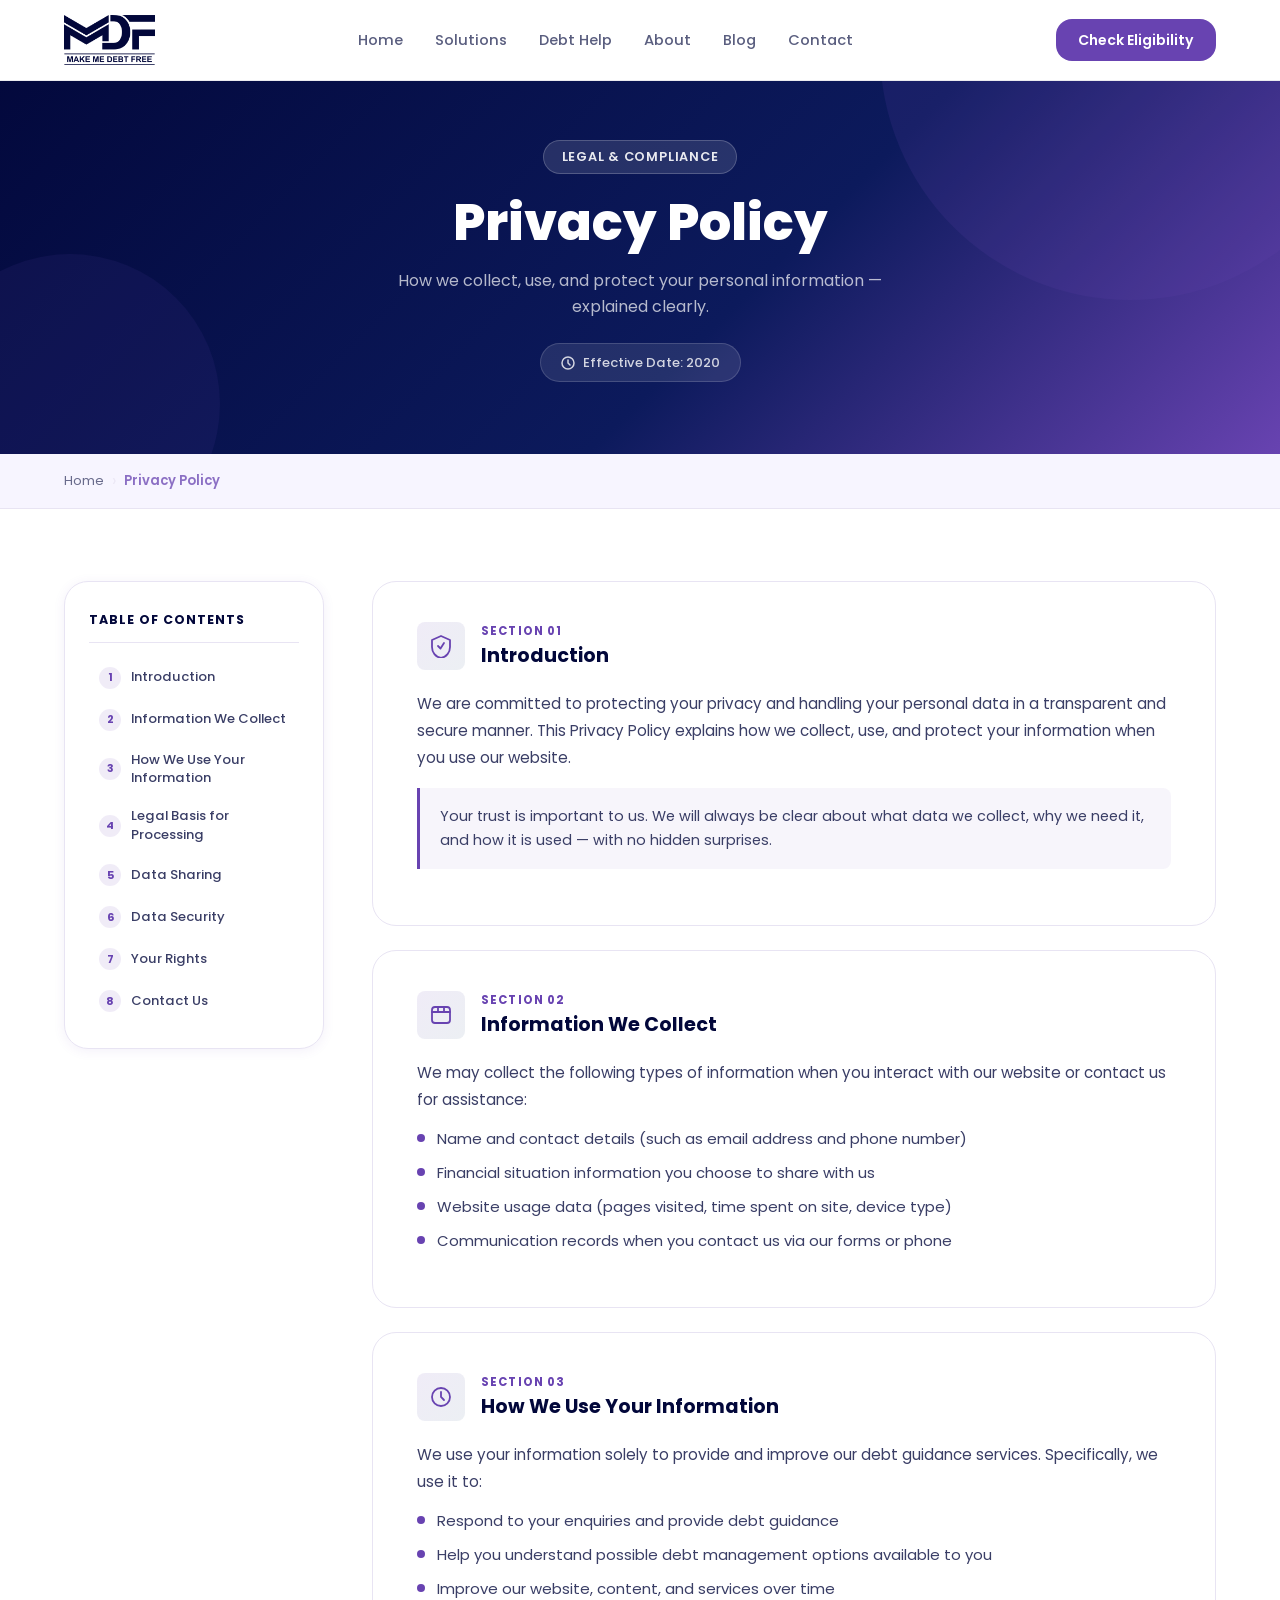
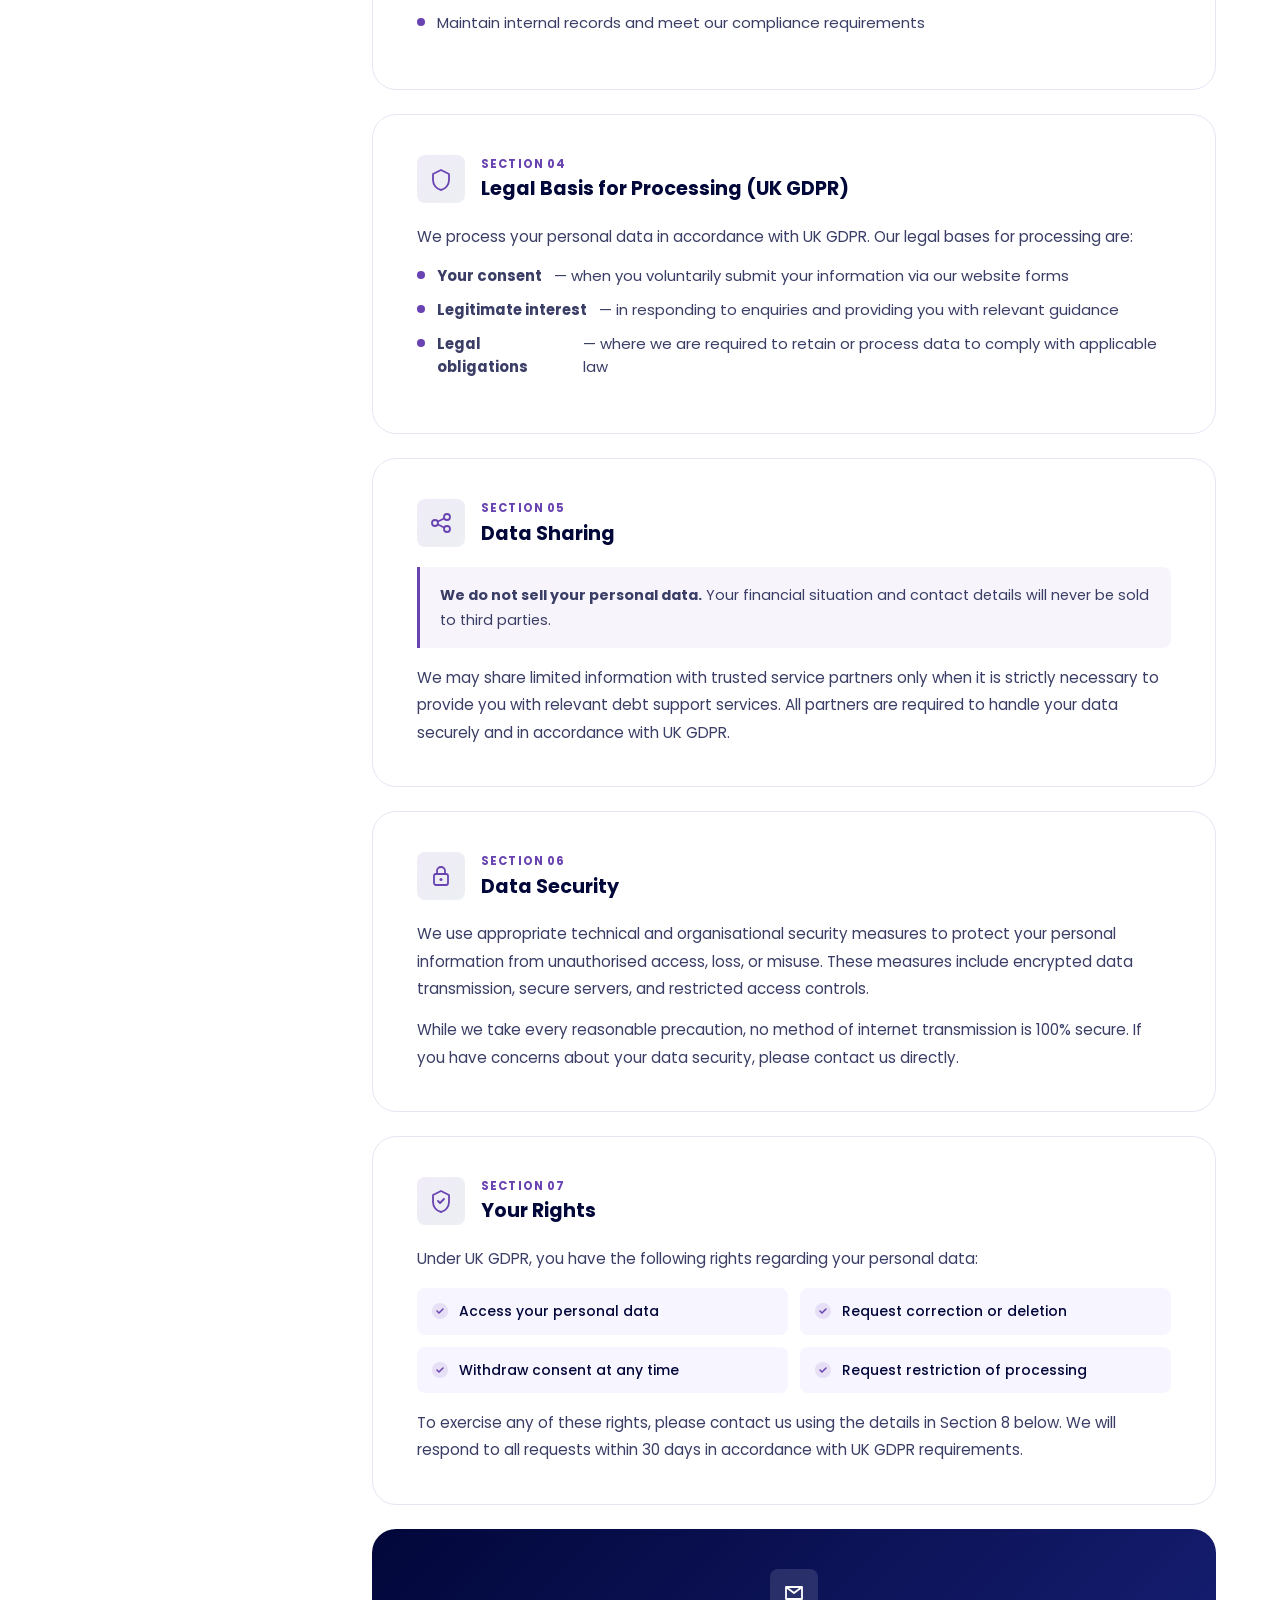
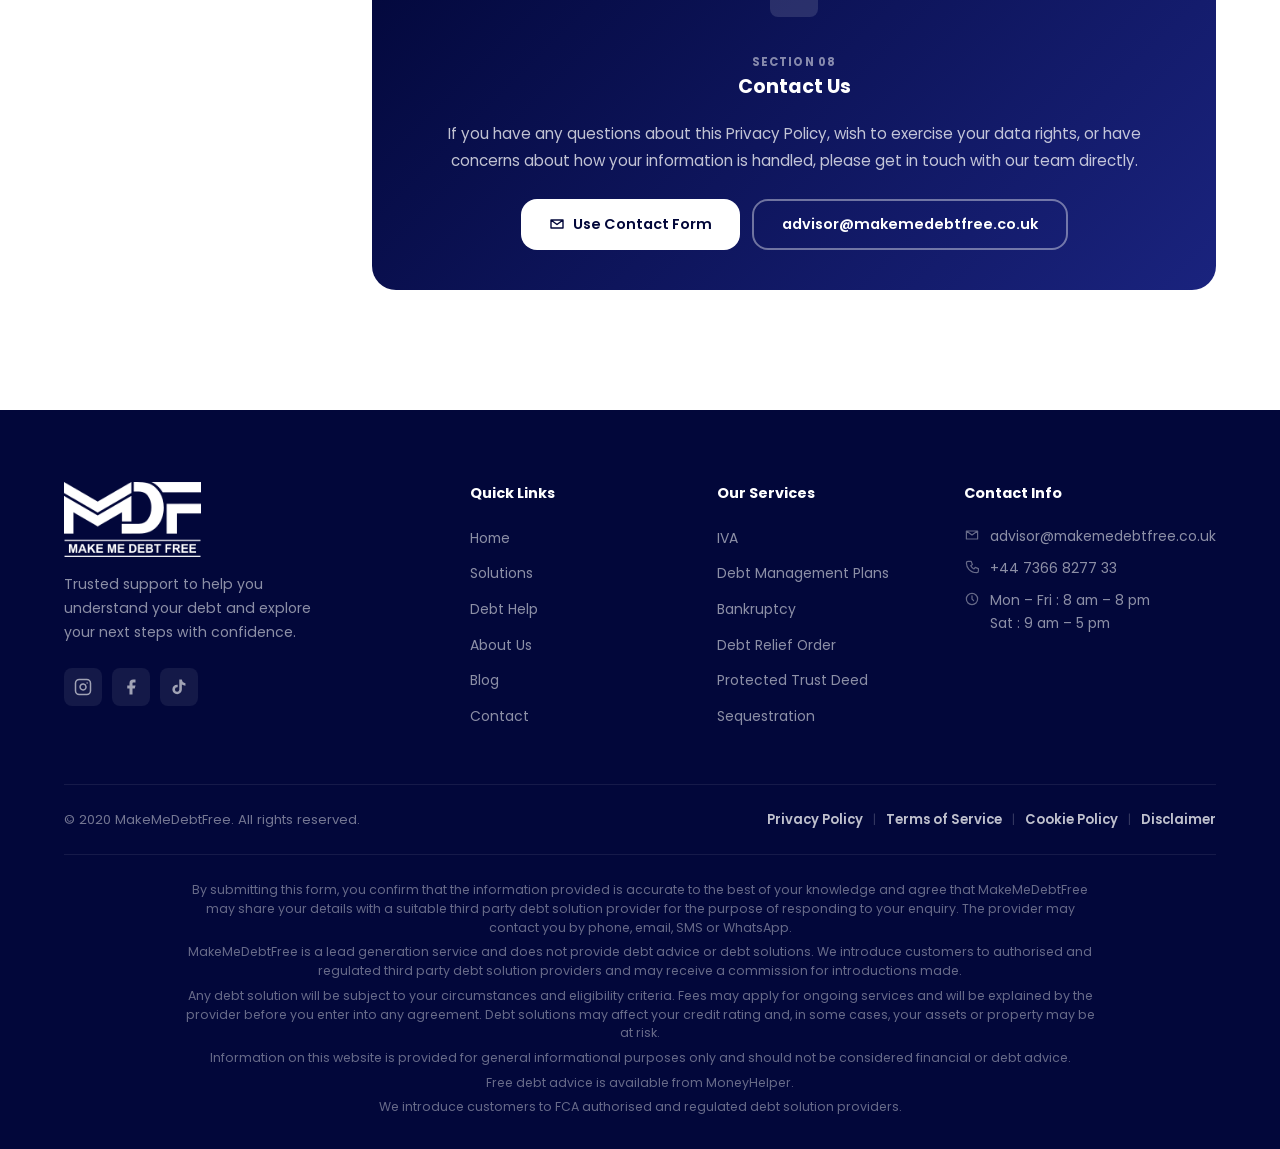
<file: pages/privacy-policy.html>
<!DOCTYPE html>
<html lang="en">
<head>
  <meta charset="UTF-8" />
  <meta name="viewport" content="width=device-width, initial-scale=1.0" />
  <meta name="description" content="Privacy Policy – MakeMeDebtFree. Learn how we collect, use, and protect your personal data." />
  <title>Privacy Policy | MakeMeDebtFree</title>
  <link rel="preconnect" href="https://fonts.googleapis.com" />
  <link rel="preconnect" href="https://fonts.gstatic.com" crossorigin />
  <link href="https://fonts.googleapis.com/css2?family=Poppins:wght@300;400;500;600;700;800&display=swap" rel="stylesheet" />
  <style>
    /* ===== VARIABLES ===== */
    :root {
      --purple:    #6843b1;
      --blue:      #0c376b;
      --blue-sec:  #3a3e66;
      --navy:      #02073a;
      --white:     #ffffff;
      --light-bg:  #f7f5ff;
      --text-body: #3a3e66;
      --text-head: #02073a;
      --border:    #e8e4f3;
      --shadow-sm: 0 2px 12px rgba(104,67,177,0.08);
      --shadow-md: 0 8px 32px rgba(104,67,177,0.14);
      --radius-sm: 8px;
      --radius-md: 16px;
      --radius-lg: 24px;
      --transition: 0.3s cubic-bezier(0.4,0,0.2,1);
    }

    /* ===== RESET ===== */
    *, *::before, *::after { box-sizing: border-box; margin: 0; padding: 0; }
    html { scroll-behavior: smooth; }
    body {
      font-family: 'Poppins', sans-serif;
      color: var(--text-body);
      background: var(--white);
      overflow-x: hidden;
      line-height: 1.6;
    }
    a { text-decoration: none; color: inherit; }
    ul { list-style: none; }
    button { cursor: pointer; font-family: inherit; border: none; background: none; }

    .container {
      width: 100%;
      max-width: 1200px;
      margin: 0 auto;
      padding: 0 24px;
    }

    /* ===== SCROLL PROGRESS ===== */
    .scroll-progress {
      position: fixed;
      top: 0; left: 0;
      height: 3px;
      width: 0%;
      background: linear-gradient(90deg, var(--purple), var(--blue));
      z-index: 9999;
      transition: width 0.1s linear;
    }

    /* ===== NAVBAR ===== */
    .navbar {
      position: fixed;
      top: 0; left: 0; right: 0;
      z-index: 1000;
      background: var(--white);
      border-bottom: 1px solid rgba(2,7,58,0.08);
      transition: box-shadow var(--transition);
    }
    .navbar.scrolled { box-shadow: 0 4px 24px rgba(2,7,58,0.1); }

    .nav-container {
      max-width: 1200px;
      margin: 0 auto;
      padding: 0 24px;
      height: 80px;
      display: flex;
      align-items: center;
      gap: 32px;
    }

    .nav-logo { display: flex; align-items: center; flex-shrink: 0; }
    .logo-img { height: 50px; width: auto; display: block; object-fit: contain; }

    .nav-links {
      display: flex;
      align-items: center;
      gap: 4px;
      flex: 1;
      justify-content: center;
    }

    .nav-link {
      color: rgba(2,7,58,0.65);
      font-size: 0.92rem;
      font-weight: 500;
      padding: 8px 14px;
      border-radius: var(--radius-sm);
      transition: color var(--transition);
      position: relative;
    }
    .nav-link::after {
      content: '';
      position: absolute;
      bottom: 2px; left: 50%;
      transform: translateX(-50%) scaleX(0);
      width: 20px; height: 2px;
      background: var(--purple);
      border-radius: 2px;
      transition: transform var(--transition);
    }
    .nav-link:hover { color: var(--navy); }
    .nav-link:hover::after { transform: translateX(-50%) scaleX(1); }

    .btn-cta {
      background: var(--purple);
      color: var(--white);
      padding: 10px 22px;
      border-radius: var(--radius-md);
      font-weight: 600;
      font-size: 0.88rem;
      transition: all var(--transition);
      flex-shrink: 0;
    }
    .btn-cta:hover {
      transform: scale(1.05);
      box-shadow: 0 6px 24px rgba(104,67,177,0.45);
    }

    .hamburger {
      display: none;
      flex-direction: column;
      gap: 5px;
      padding: 6px;
      margin-left: auto;
    }
    .hamburger span {
      display: block;
      width: 24px; height: 2px;
      background: var(--navy);
      border-radius: 2px;
      transition: all var(--transition);
    }
    .hamburger.active span:nth-child(1) { transform: translateY(7px) rotate(45deg); }
    .hamburger.active span:nth-child(2) { opacity: 0; }
    .hamburger.active span:nth-child(3) { transform: translateY(-7px) rotate(-45deg); }

    /* ===== PAGE HERO BANNER ===== */
    .page-banner {
      background: linear-gradient(135deg, var(--navy) 0%, #0c1a5c 60%, var(--purple) 100%);
      padding: 140px 0 72px;
      text-align: center;
      position: relative;
      overflow: hidden;
    }
    .page-banner::before {
      content: '';
      position: absolute;
      width: 500px; height: 500px;
      border-radius: 50%;
      background: rgba(104,67,177,0.15);
      top: -200px; right: -100px;
    }
    .page-banner::after {
      content: '';
      position: absolute;
      width: 300px; height: 300px;
      border-radius: 50%;
      background: rgba(104,67,177,0.1);
      bottom: -100px; left: -80px;
    }
    .page-banner .container { position: relative; z-index: 1; }

    .page-tag {
      display: inline-block;
      background: rgba(255,255,255,0.12);
      border: 1px solid rgba(255,255,255,0.2);
      color: rgba(255,255,255,0.9);
      padding: 6px 18px;
      border-radius: 50px;
      font-size: 0.8rem;
      font-weight: 600;
      letter-spacing: 0.06em;
      text-transform: uppercase;
      margin-bottom: 18px;
    }

    .page-banner h1 {
      font-size: clamp(2rem, 4.5vw, 3.2rem);
      font-weight: 800;
      color: var(--white);
      margin-bottom: 14px;
      line-height: 1.2;
    }

    .page-banner p {
      font-size: 1rem;
      color: rgba(255,255,255,0.7);
      max-width: 520px;
      margin: 0 auto;
    }

    .effective-badge {
      display: inline-flex;
      align-items: center;
      gap: 8px;
      background: rgba(255,255,255,0.1);
      border: 1px solid rgba(255,255,255,0.15);
      color: rgba(255,255,255,0.8);
      padding: 8px 20px;
      border-radius: 50px;
      font-size: 0.82rem;
      font-weight: 500;
      margin-top: 24px;
    }

    /* ===== BREADCRUMB ===== */
    .breadcrumb {
      background: var(--light-bg);
      border-bottom: 1px solid var(--border);
      padding: 14px 0;
    }
    .breadcrumb-inner {
      display: flex;
      align-items: center;
      gap: 8px;
      font-size: 0.82rem;
      color: var(--text-body);
      opacity: 0.75;
    }
    .breadcrumb-inner a { transition: color var(--transition); }
    .breadcrumb-inner a:hover { color: var(--purple); opacity: 1; }
    .breadcrumb-sep {
      color: var(--border);
      font-size: 1rem;
    }
    .breadcrumb-current { color: var(--purple); font-weight: 600; opacity: 1; }

    /* ===== MAIN CONTENT ===== */
    .policy-section {
      padding: 72px 0 96px;
    }

    .policy-layout {
      display: grid;
      grid-template-columns: 260px 1fr;
      gap: 48px;
      align-items: start;
    }

    /* Sidebar TOC */
    .policy-toc {
      position: sticky;
      top: 100px;
      background: var(--white);
      border: 1px solid var(--border);
      border-radius: var(--radius-lg);
      padding: 28px 24px;
      box-shadow: var(--shadow-sm);
    }

    .toc-title {
      font-size: 0.78rem;
      font-weight: 700;
      color: var(--navy);
      text-transform: uppercase;
      letter-spacing: 0.08em;
      margin-bottom: 16px;
      padding-bottom: 12px;
      border-bottom: 1px solid var(--border);
    }

    .toc-list {
      display: flex;
      flex-direction: column;
      gap: 4px;
    }

    .toc-list a {
      display: flex;
      align-items: center;
      gap: 10px;
      padding: 8px 10px;
      border-radius: var(--radius-sm);
      font-size: 0.82rem;
      color: var(--text-body);
      font-weight: 500;
      transition: all var(--transition);
      line-height: 1.4;
    }
    .toc-list a:hover {
      background: rgba(104,67,177,0.07);
      color: var(--purple);
    }
    .toc-list a .toc-num {
      min-width: 22px; height: 22px;
      background: rgba(104,67,177,0.1);
      color: var(--purple);
      border-radius: 50%;
      display: flex;
      align-items: center;
      justify-content: center;
      font-size: 0.68rem;
      font-weight: 700;
      flex-shrink: 0;
    }

    /* Policy content */
    .policy-content { min-width: 0; }

    .policy-block {
      background: var(--white);
      border: 1px solid var(--border);
      border-radius: var(--radius-lg);
      padding: 40px 44px;
      margin-bottom: 24px;
      transition: box-shadow var(--transition);
      scroll-margin-top: 100px;
    }
    .policy-block:hover { box-shadow: var(--shadow-md); }

    .block-header {
      display: flex;
      align-items: flex-start;
      gap: 16px;
      margin-bottom: 20px;
    }

    .block-icon {
      width: 48px; height: 48px;
      border-radius: var(--radius-sm);
      background: linear-gradient(135deg, rgba(104,67,177,0.1), rgba(12,55,107,0.08));
      display: flex;
      align-items: center;
      justify-content: center;
      flex-shrink: 0;
    }

    .block-title-wrap { flex: 1; }

    .block-num {
      font-size: 0.72rem;
      font-weight: 700;
      color: var(--purple);
      letter-spacing: 0.1em;
      text-transform: uppercase;
      margin-bottom: 4px;
    }

    .block-title {
      font-size: 1.2rem;
      font-weight: 700;
      color: var(--navy);
      line-height: 1.3;
    }

    .block-body p {
      font-size: 0.95rem;
      color: var(--text-body);
      line-height: 1.8;
      margin-bottom: 14px;
    }
    .block-body p:last-child { margin-bottom: 0; }

    .policy-list {
      margin: 12px 0 14px;
      display: flex;
      flex-direction: column;
      gap: 10px;
    }

    .policy-list li {
      display: flex;
      align-items: flex-start;
      gap: 12px;
      font-size: 0.93rem;
      color: var(--text-body);
      line-height: 1.6;
    }

    .policy-list li::before {
      content: '';
      min-width: 8px; height: 8px;
      background: var(--purple);
      border-radius: 50%;
      margin-top: 7px;
      flex-shrink: 0;
    }

    .highlight-box {
      background: rgba(104,67,177,0.05);
      border-left: 3px solid var(--purple);
      border-radius: 0 var(--radius-sm) var(--radius-sm) 0;
      padding: 16px 20px;
      margin: 16px 0;
      font-size: 0.9rem;
      color: var(--text-body);
      line-height: 1.7;
    }

    /* Rights grid */
    .rights-grid {
      display: grid;
      grid-template-columns: 1fr 1fr;
      gap: 12px;
      margin-top: 16px;
    }

    .right-item {
      display: flex;
      align-items: center;
      gap: 10px;
      background: var(--light-bg);
      border-radius: var(--radius-sm);
      padding: 12px 14px;
      font-size: 0.87rem;
      font-weight: 500;
      color: var(--navy);
    }

    .right-item svg { flex-shrink: 0; }

    /* Contact block special */
    .contact-cta-block {
      background: linear-gradient(135deg, var(--navy) 0%, #1a237e 100%);
      border: none;
      text-align: center;
    }
    .contact-cta-block .block-title { color: var(--white); }
    .contact-cta-block .block-body p { color: rgba(255,255,255,0.75); }
    .contact-cta-block .block-icon {
      background: rgba(255,255,255,0.12);
      margin: 0 auto 20px;
    }
    .contact-cta-block .block-header { flex-direction: column; align-items: center; }
    .contact-cta-block .block-num { color: rgba(255,255,255,0.5); }

    .contact-cta-links {
      display: flex;
      gap: 12px;
      justify-content: center;
      flex-wrap: wrap;
      margin-top: 24px;
    }

    .btn-white {
      display: inline-flex;
      align-items: center;
      gap: 8px;
      background: var(--white);
      color: var(--navy);
      padding: 12px 28px;
      border-radius: var(--radius-md);
      font-weight: 600;
      font-size: 0.9rem;
      transition: all var(--transition);
    }
    .btn-white:hover { transform: scale(1.05); box-shadow: 0 8px 24px rgba(0,0,0,0.2); }

    .btn-outline-white {
      display: inline-flex;
      align-items: center;
      gap: 8px;
      background: transparent;
      color: var(--white);
      border: 2px solid rgba(255,255,255,0.4);
      padding: 12px 28px;
      border-radius: var(--radius-md);
      font-weight: 600;
      font-size: 0.9rem;
      transition: all var(--transition);
    }
    .btn-outline-white:hover {
      background: rgba(255,255,255,0.1);
      border-color: rgba(255,255,255,0.7);
      transform: scale(1.05);
    }

    /* ===== FOOTER ===== */
    .footer {
      background: var(--navy);
      padding: 72px 0 0;
    }

    .footer-grid {
      display: grid;
      grid-template-columns: 1.8fr 1fr 1fr 1.2fr;
      gap: 48px;
      padding-bottom: 56px;
      border-bottom: 1px solid rgba(255,255,255,0.08);
    }

    .footer-logo { display: flex; align-items: center; margin-bottom: 16px; }
    .logo-img-footer { height: 75px; width: auto; display: block; object-fit: contain; }

    .footer-tagline {
      font-size: 0.88rem;
      color: rgba(255,255,255,0.55);
      line-height: 1.7;
      margin-bottom: 24px;
      max-width: 280px;
    }

    .social-icons { display: flex; gap: 10px; }

    .social-icon {
      width: 38px; height: 38px;
      background: rgba(255,255,255,0.07);
      border-radius: var(--radius-sm);
      display: flex;
      align-items: center;
      justify-content: center;
      color: rgba(255,255,255,0.6);
      transition: all var(--transition);
    }
    .social-icon:hover { background: var(--purple); color: white; transform: translateY(-3px); }

    .footer-col h5 {
      font-size: 0.9rem;
      font-weight: 700;
      color: var(--white);
      margin-bottom: 20px;
    }

    .footer-col ul { display: flex; flex-direction: column; gap: 10px; }
    .footer-col ul li a {
      font-size: 0.87rem;
      color: rgba(255,255,255,0.55);
      transition: color var(--transition);
    }
    .footer-col ul li a:hover { color: var(--white); }

    .contact-list li {
      display: flex;
      align-items: flex-start;
      gap: 10px;
      font-size: 0.87rem;
      color: rgba(255,255,255,0.55);
    }
    .contact-list li svg { flex-shrink: 0; margin-top: 2px; color: rgba(255,255,255,0.4); }

    .footer-bottom {
      padding: 24px 0;
      display: flex;
      align-items: center;
      justify-content: space-between;
      gap: 16px;
      flex-wrap: wrap;
    }
    .footer-copy { font-size: 0.82rem; color: rgba(255,255,255,0.45); white-space: nowrap; }
    .footer-legal-links { display: flex; align-items: center; gap: 10px; flex-wrap: wrap; }
    .footer-legal-links a { font-size: 0.82rem; color: rgba(255,255,255,0.75); font-weight: 600; transition: color var(--transition); white-space: nowrap; }
    .footer-legal-links a:hover { color: var(--white); }
    .footer-legal-links .sep { color: rgba(255,255,255,0.2); font-size: 0.75rem; }
    .footer-disclaimer { border-top: 1px solid rgba(255,255,255,0.08); padding: 26px 0 32px; text-align: center; }
    .footer-disclaimer p { font-size: 0.78rem; color: rgba(255,255,255,0.4); line-height: 1.5; max-width: 920px; margin: 0 auto 6px; }
    .footer-disclaimer p:last-child { margin-bottom: 0; }
    @media (max-width: 640px) {
      .footer-bottom { flex-direction: column; align-items: center; text-align: center; gap: 16px; }
      .footer-copy { font-size: 0.82rem; font-weight: 500; color: rgba(255,255,255,0.65); }
      .footer-legal-links { display: flex; flex-wrap: wrap; justify-content: center; gap: 0; width: 100%; max-width: 300px; border: 1px solid rgba(255,255,255,0.1); border-radius: 10px; overflow: hidden; }
      .footer-legal-links a { flex: 0 0 50%; text-align: center; font-size: 0.85rem; font-weight: 600; color: rgba(255,255,255,0.85); padding: 10px 8px; background: rgba(255,255,255,0.04); }
      .footer-legal-links a:hover { background: rgba(255,255,255,0.09); color: #fff; }
      .footer-legal-links a:nth-child(1), .footer-legal-links a:nth-child(5) { border-right: 1px solid rgba(255,255,255,0.1); }
      .footer-legal-links a:nth-child(1), .footer-legal-links a:nth-child(3) { border-bottom: 1px solid rgba(255,255,255,0.1); }
      .footer-legal-links .sep { display: none; }
    }

    /* ===== BACK TO TOP ===== */
    .back-to-top {
      position: fixed;
      bottom: 32px; right: 32px;
      width: 48px; height: 48px;
      background: var(--purple);
      color: white;
      border-radius: 50%;
      display: flex;
      align-items: center;
      justify-content: center;
      box-shadow: 0 8px 24px rgba(104,67,177,0.4);
      opacity: 0;
      visibility: hidden;
      transform: translateY(16px);
      transition: all var(--transition);
      z-index: 999;
      cursor: pointer;
      border: none;
    }
    .back-to-top.visible { opacity: 1; visibility: visible; transform: translateY(0); }
    .back-to-top:hover { background: var(--navy); transform: translateY(-4px); }

    /* ===== RESPONSIVE ===== */
    @media (max-width: 1024px) {
      .policy-layout { grid-template-columns: 1fr; }
      .policy-toc { position: static; }
      .toc-list { flex-direction: row; flex-wrap: wrap; gap: 6px; }
      .toc-list a { padding: 6px 12px; border: 1px solid var(--border); border-radius: 50px; }
      .footer-grid { grid-template-columns: repeat(2, 1fr); }
    }

    @media (max-width: 768px) {
      .nav-links {
        position: fixed;
        top: 80px; left: 0; right: 0;
        background: var(--white);
        flex-direction: column;
        align-items: flex-start;
        padding: 24px;
        gap: 4px;
        transform: translateY(-100%);
        opacity: 0;
        pointer-events: none;
        transition: all var(--transition);
        border-top: 1px solid rgba(2,7,58,0.08);
        box-shadow: 0 20px 40px rgba(2,7,58,0.1);
      }
      .nav-links.open { transform: translateY(0); opacity: 1; pointer-events: all; }
      .nav-link { padding: 12px 0; width: 100%; font-size: 1rem; }
      .nav-link::after { display: none; }
      .hamburger { display: flex; }
      .btn-cta { display: none; }
      .page-banner { padding: 110px 0 56px; }
      .policy-block { padding: 28px 24px; }
      .rights-grid { grid-template-columns: 1fr; }
      .footer-grid { grid-template-columns: 1fr 1fr; gap: 28px; }
      .footer-brand { grid-column: 1 / -1; }
      .footer-col:last-child { grid-column: 1 / -1; }
    }

    @media (max-width: 480px) {
      .container { padding: 0 16px; }
      .policy-block { padding: 24px 18px; }
      .contact-cta-links { flex-direction: column; align-items: center; }
    }
  </style>
</head>
<body>

  <div class="scroll-progress" id="scrollProgress"></div>

  <!-- NAVBAR -->
  <nav class="navbar" id="navbar">
    <div class="nav-container">
      <a href="../index.html" class="nav-logo">
        <img src="../images/mmdf-logo.png" alt="MakeMeDebtFree Logo" class="logo-img" />
      </a>

      <ul class="nav-links" id="navLinks">
        <li><a href="../index.html#home"      class="nav-link">Home</a></li>
        <li><a href="../index.html#solutions" class="nav-link">Solutions</a></li>
        <li><a href="../index.html#debt-help" class="nav-link">Debt Help</a></li>
        <li><a href="../index.html#about"     class="nav-link">About</a></li>
        <li><a href="../blog.html"            class="nav-link">Blog</a></li>
        <li><a href="../index.html#contact"   class="nav-link">Contact</a></li>
      </ul>

      <a href="../index.html#contact" class="btn-cta">Check Eligibility</a>

      <button class="hamburger" id="hamburger" aria-label="Toggle navigation">
        <span></span><span></span><span></span>
      </button>
    </div>
  </nav>

  <!-- PAGE BANNER -->
  <div class="page-banner">
    <div class="container">
      <div class="page-tag">Legal &amp; Compliance</div>
      <h1>Privacy Policy</h1>
      <p>How we collect, use, and protect your personal information — explained clearly.</p>
      <div class="effective-badge">
        <svg width="14" height="14" viewBox="0 0 14 14" fill="none">
          <circle cx="7" cy="7" r="6" stroke="currentColor" stroke-width="1.5"/>
          <path d="M7 4v3l2 2" stroke="currentColor" stroke-width="1.5" stroke-linecap="round"/>
        </svg>
        Effective Date: 2020
      </div>
    </div>
  </div>

  <!-- BREADCRUMB -->
  <div class="breadcrumb">
    <div class="container">
      <div class="breadcrumb-inner">
        <a href="../index.html">Home</a>
        <span class="breadcrumb-sep">›</span>
        <span class="breadcrumb-current">Privacy Policy</span>
      </div>
    </div>
  </div>

  <!-- MAIN CONTENT -->
  <section class="policy-section">
    <div class="container">
      <div class="policy-layout">

        <!-- Sidebar TOC -->
        <aside class="policy-toc">
          <div class="toc-title">Table of Contents</div>
          <nav class="toc-list">
            <a href="#section-1"><span class="toc-num">1</span> Introduction</a>
            <a href="#section-2"><span class="toc-num">2</span> Information We Collect</a>
            <a href="#section-3"><span class="toc-num">3</span> How We Use Your Information</a>
            <a href="#section-4"><span class="toc-num">4</span> Legal Basis for Processing</a>
            <a href="#section-5"><span class="toc-num">5</span> Data Sharing</a>
            <a href="#section-6"><span class="toc-num">6</span> Data Security</a>
            <a href="#section-7"><span class="toc-num">7</span> Your Rights</a>
            <a href="#section-8"><span class="toc-num">8</span> Contact Us</a>
          </nav>
        </aside>

        <!-- Policy Blocks -->
        <div class="policy-content">

          <!-- 1. Introduction -->
          <div class="policy-block" id="section-1">
            <div class="block-header">
              <div class="block-icon">
                <svg width="24" height="24" viewBox="0 0 24 24" fill="none">
                  <path d="M12 2L3 6v7c0 5.5 3.5 10 9 11 5.5-1 9-5.5 9-11V6l-9-4z" stroke="#6843b1" stroke-width="1.8" stroke-linejoin="round"/>
                  <path d="M9 12l2.5 2.5L15 9" stroke="#6843b1" stroke-width="1.8" stroke-linecap="round" stroke-linejoin="round"/>
                </svg>
              </div>
              <div class="block-title-wrap">
                <div class="block-num">Section 01</div>
                <h2 class="block-title">Introduction</h2>
              </div>
            </div>
            <div class="block-body">
              <p>We are committed to protecting your privacy and handling your personal data in a transparent and secure manner. This Privacy Policy explains how we collect, use, and protect your information when you use our website.</p>
              <div class="highlight-box">
                Your trust is important to us. We will always be clear about what data we collect, why we need it, and how it is used — with no hidden surprises.
              </div>
            </div>
          </div>

          <!-- 2. Information We Collect -->
          <div class="policy-block" id="section-2">
            <div class="block-header">
              <div class="block-icon">
                <svg width="24" height="24" viewBox="0 0 24 24" fill="none">
                  <rect x="3" y="4" width="18" height="16" rx="3" stroke="#6843b1" stroke-width="1.8"/>
                  <path d="M3 9h18M9 4v5M15 4v5" stroke="#6843b1" stroke-width="1.8" stroke-linecap="round"/>
                </svg>
              </div>
              <div class="block-title-wrap">
                <div class="block-num">Section 02</div>
                <h2 class="block-title">Information We Collect</h2>
              </div>
            </div>
            <div class="block-body">
              <p>We may collect the following types of information when you interact with our website or contact us for assistance:</p>
              <ul class="policy-list">
                <li>Name and contact details (such as email address and phone number)</li>
                <li>Financial situation information you choose to share with us</li>
                <li>Website usage data (pages visited, time spent on site, device type)</li>
                <li>Communication records when you contact us via our forms or phone</li>
              </ul>
            </div>
          </div>

          <!-- 3. How We Use Your Information -->
          <div class="policy-block" id="section-3">
            <div class="block-header">
              <div class="block-icon">
                <svg width="24" height="24" viewBox="0 0 24 24" fill="none">
                  <circle cx="12" cy="12" r="9" stroke="#6843b1" stroke-width="1.8"/>
                  <path d="M12 7v5l3 3" stroke="#6843b1" stroke-width="1.8" stroke-linecap="round"/>
                </svg>
              </div>
              <div class="block-title-wrap">
                <div class="block-num">Section 03</div>
                <h2 class="block-title">How We Use Your Information</h2>
              </div>
            </div>
            <div class="block-body">
              <p>We use your information solely to provide and improve our debt guidance services. Specifically, we use it to:</p>
              <ul class="policy-list">
                <li>Respond to your enquiries and provide debt guidance</li>
                <li>Help you understand possible debt management options available to you</li>
                <li>Improve our website, content, and services over time</li>
                <li>Maintain internal records and meet our compliance requirements</li>
              </ul>
            </div>
          </div>

          <!-- 4. Legal Basis -->
          <div class="policy-block" id="section-4">
            <div class="block-header">
              <div class="block-icon">
                <svg width="24" height="24" viewBox="0 0 24 24" fill="none">
                  <path d="M12 3L4 7v6c0 5 3.5 9 8 10 4.5-1 8-5 8-10V7l-8-4z" stroke="#6843b1" stroke-width="1.8" stroke-linejoin="round"/>
                </svg>
              </div>
              <div class="block-title-wrap">
                <div class="block-num">Section 04</div>
                <h2 class="block-title">Legal Basis for Processing (UK GDPR)</h2>
              </div>
            </div>
            <div class="block-body">
              <p>We process your personal data in accordance with UK GDPR. Our legal bases for processing are:</p>
              <ul class="policy-list">
                <li><strong>Your consent</strong> — when you voluntarily submit your information via our website forms</li>
                <li><strong>Legitimate interest</strong> — in responding to enquiries and providing you with relevant guidance</li>
                <li><strong>Legal obligations</strong> — where we are required to retain or process data to comply with applicable law</li>
              </ul>
            </div>
          </div>

          <!-- 5. Data Sharing -->
          <div class="policy-block" id="section-5">
            <div class="block-header">
              <div class="block-icon">
                <svg width="24" height="24" viewBox="0 0 24 24" fill="none">
                  <circle cx="6" cy="12" r="3" stroke="#6843b1" stroke-width="1.8"/>
                  <circle cx="18" cy="6" r="3" stroke="#6843b1" stroke-width="1.8"/>
                  <circle cx="18" cy="18" r="3" stroke="#6843b1" stroke-width="1.8"/>
                  <path d="M9 10.5l6-3M9 13.5l6 3" stroke="#6843b1" stroke-width="1.8" stroke-linecap="round"/>
                </svg>
              </div>
              <div class="block-title-wrap">
                <div class="block-num">Section 05</div>
                <h2 class="block-title">Data Sharing</h2>
              </div>
            </div>
            <div class="block-body">
              <div class="highlight-box">
                <strong>We do not sell your personal data.</strong> Your financial situation and contact details will never be sold to third parties.
              </div>
              <p>We may share limited information with trusted service partners only when it is strictly necessary to provide you with relevant debt support services. All partners are required to handle your data securely and in accordance with UK GDPR.</p>
            </div>
          </div>

          <!-- 6. Data Security -->
          <div class="policy-block" id="section-6">
            <div class="block-header">
              <div class="block-icon">
                <svg width="24" height="24" viewBox="0 0 24 24" fill="none">
                  <rect x="5" y="10" width="14" height="11" rx="2" stroke="#6843b1" stroke-width="1.8"/>
                  <path d="M8 10V7a4 4 0 018 0v3" stroke="#6843b1" stroke-width="1.8" stroke-linecap="round"/>
                  <circle cx="12" cy="15.5" r="1.5" fill="#6843b1"/>
                </svg>
              </div>
              <div class="block-title-wrap">
                <div class="block-num">Section 06</div>
                <h2 class="block-title">Data Security</h2>
              </div>
            </div>
            <div class="block-body">
              <p>We use appropriate technical and organisational security measures to protect your personal information from unauthorised access, loss, or misuse. These measures include encrypted data transmission, secure servers, and restricted access controls.</p>
              <p>While we take every reasonable precaution, no method of internet transmission is 100% secure. If you have concerns about your data security, please contact us directly.</p>
            </div>
          </div>

          <!-- 7. Your Rights -->
          <div class="policy-block" id="section-7">
            <div class="block-header">
              <div class="block-icon">
                <svg width="24" height="24" viewBox="0 0 24 24" fill="none">
                  <path d="M12 2L4 6v7c0 5 3.5 9 8 10 4.5-1 8-5 8-10V6l-8-4z" stroke="#6843b1" stroke-width="1.8" stroke-linejoin="round"/>
                  <path d="M9 12l2 2 4-4" stroke="#6843b1" stroke-width="1.8" stroke-linecap="round" stroke-linejoin="round"/>
                </svg>
              </div>
              <div class="block-title-wrap">
                <div class="block-num">Section 07</div>
                <h2 class="block-title">Your Rights</h2>
              </div>
            </div>
            <div class="block-body">
              <p>Under UK GDPR, you have the following rights regarding your personal data:</p>
              <div class="rights-grid">
                <div class="right-item">
                  <svg width="18" height="18" viewBox="0 0 18 18" fill="none"><circle cx="9" cy="9" r="8" fill="#6843b1" opacity="0.12"/><path d="M6 9l2 2 4-4" stroke="#6843b1" stroke-width="1.5" stroke-linecap="round" stroke-linejoin="round"/></svg>
                  Access your personal data
                </div>
                <div class="right-item">
                  <svg width="18" height="18" viewBox="0 0 18 18" fill="none"><circle cx="9" cy="9" r="8" fill="#6843b1" opacity="0.12"/><path d="M6 9l2 2 4-4" stroke="#6843b1" stroke-width="1.5" stroke-linecap="round" stroke-linejoin="round"/></svg>
                  Request correction or deletion
                </div>
                <div class="right-item">
                  <svg width="18" height="18" viewBox="0 0 18 18" fill="none"><circle cx="9" cy="9" r="8" fill="#6843b1" opacity="0.12"/><path d="M6 9l2 2 4-4" stroke="#6843b1" stroke-width="1.5" stroke-linecap="round" stroke-linejoin="round"/></svg>
                  Withdraw consent at any time
                </div>
                <div class="right-item">
                  <svg width="18" height="18" viewBox="0 0 18 18" fill="none"><circle cx="9" cy="9" r="8" fill="#6843b1" opacity="0.12"/><path d="M6 9l2 2 4-4" stroke="#6843b1" stroke-width="1.5" stroke-linecap="round" stroke-linejoin="round"/></svg>
                  Request restriction of processing
                </div>
              </div>
              <p style="margin-top:16px;">To exercise any of these rights, please contact us using the details in Section 8 below. We will respond to all requests within 30 days in accordance with UK GDPR requirements.</p>
            </div>
          </div>

          <!-- 8. Contact Us -->
          <div class="policy-block contact-cta-block" id="section-8">
            <div class="block-header">
              <div class="block-icon">
                <svg width="24" height="24" viewBox="0 0 24 24" fill="none">
                  <path d="M4 6l8 6 8-6M4 6h16v12H4V6z" stroke="white" stroke-width="1.8" stroke-linejoin="round"/>
                </svg>
              </div>
              <div class="block-title-wrap">
                <div class="block-num">Section 08</div>
                <h2 class="block-title">Contact Us</h2>
              </div>
            </div>
            <div class="block-body">
              <p>If you have any questions about this Privacy Policy, wish to exercise your data rights, or have concerns about how your information is handled, please get in touch with our team directly.</p>
              <div class="contact-cta-links">
                <a href="../index.html#contact" class="btn-white">
                  <svg width="16" height="16" viewBox="0 0 16 16" fill="none"><path d="M2 4l6 4.5L14 4M2 4h12v8H2V4z" stroke="currentColor" stroke-width="1.4" stroke-linejoin="round"/></svg>
                  Use Contact Form
                </a>
                <a href="mailto:advisor@makemedebtfree.co.uk" class="btn-outline-white">
                  advisor@makemedebtfree.co.uk
                </a>
              </div>
            </div>
          </div>

        </div>
      </div>
    </div>
  </section>

  <!-- FOOTER -->
  <footer class="footer">
    <div class="container">
      <div class="footer-grid">
        <div class="footer-brand">
          <a href="../index.html" class="footer-logo">
            <img src="../images/mmdf--logo.png" alt="MakeMeDebtFree Logo" class="logo-img-footer" />
          </a>
          <p class="footer-tagline">Trusted support to help you understand your debt and explore your next steps with confidence.</p>
          <div class="social-icons">
            <a href="https://www.instagram.com/make_me_debtfree?igsh=MWhuM2wwbDEwMGM4bw==" class="social-icon" aria-label="Instagram" target="_blank" rel="noopener noreferrer">
              <svg width="18" height="18" viewBox="0 0 24 24" fill="none" stroke="currentColor" stroke-width="2"><rect x="2" y="2" width="20" height="20" rx="5"/><path d="M16 11.37A4 4 0 1112.63 8 4 4 0 0116 11.37z"/><circle cx="17.5" cy="6.5" r="1" fill="currentColor" stroke="none"/></svg>
            </a>
            <a href="https://www.facebook.com/profile.php?id=61590639645788" class="social-icon" aria-label="Facebook" target="_blank" rel="noopener noreferrer">
              <svg width="18" height="18" viewBox="0 0 24 24" fill="currentColor"><path d="M18 2h-3a5 5 0 00-5 5v3H7v4h3v8h4v-8h3l1-4h-4V7a1 1 0 011-1h3z"/></svg>
            </a>
            <a href="https://www.tiktok.com/@make.me.debt.free" class="social-icon" aria-label="TikTok" target="_blank" rel="noopener noreferrer">
              <svg width="18" height="18" viewBox="0 0 24 24" fill="currentColor"><path d="M19.59 6.69a4.83 4.83 0 01-3.77-4.25V2h-3.45v13.67a2.89 2.89 0 01-2.88 2.5 2.89 2.89 0 01-2.89-2.89 2.89 2.89 0 012.89-2.89c.28 0 .54.04.79.1V9.01a6.33 6.33 0 00-.79-.05 6.34 6.34 0 00-6.34 6.34 6.34 6.34 0 006.34 6.34 6.34 6.34 0 006.33-6.34V8.79a8.18 8.18 0 004.78 1.52V6.85a4.85 4.85 0 01-1.01-.16z"/></svg>
            </a>
          </div>
        </div>

        <div class="footer-col">
          <h5>Quick Links</h5>
          <ul>
            <li><a href="../index.html#home">Home</a></li>
            <li><a href="../index.html#solutions">Solutions</a></li>
            <li><a href="../index.html#debt-help">Debt Help</a></li>
            <li><a href="../index.html#about">About Us</a></li>
            <li><a href="../blog.html">Blog</a></li>
            <li><a href="../index.html#contact">Contact</a></li>
          </ul>
        </div>

        <div class="footer-col">
          <h5>Our Services</h5>
          <ul>
            <li><a href="#solutions">IVA</a></li>
            <li><a href="#solutions">Debt Management Plans</a></li>
            <li><a href="#solutions">Bankruptcy</a></li>
            <li><a href="#solutions">Debt Relief Order</a></li>
            <li><a href="#solutions">Protected Trust Deed</a></li>
            <li><a href="#solutions">Sequestration</a></li>
          </ul>
        </div>

        <div class="footer-col">
          <h5>Contact Info</h5>
          <ul class="contact-list">
            <li>
              <svg width="16" height="16" viewBox="0 0 20 20" fill="none"><path d="M3 5l7 5 7-5M3 5h14v10H3V5z" stroke="currentColor" stroke-width="1.5" stroke-linejoin="round"/></svg>
              advisor@makemedebtfree.co.uk
            </li>
            <li>
              <svg width="16" height="16" viewBox="0 0 20 20" fill="none"><path d="M6 3h3l1.5 4-2 1.5c.8 1.8 2.2 3.2 4 4l1.5-2L18 12v3c0 1-1 2-2 2C7 17 3 10 3 5c0-1 1-2 2-2h1z" stroke="currentColor" stroke-width="1.5" stroke-linejoin="round"/></svg>
              +44 7366 8277 33
            </li>
            <li>
              <svg width="16" height="16" viewBox="0 0 20 20" fill="none"><circle cx="10" cy="10" r="7" stroke="currentColor" stroke-width="1.5"/><path d="M10 6v4l2 2" stroke="currentColor" stroke-width="1.5" stroke-linecap="round"/></svg>
              Mon – Fri : 8 am – 8 pm <br> Sat : 9 am – 5 pm
            </li>
          </ul>
        </div>
      </div>

      <div class="footer-bottom">
        <p class="footer-copy">&copy; 2020 MakeMeDebtFree. All rights reserved.</p>
        <div class="footer-legal-links">
          <a href="privacy-policy.html">Privacy Policy</a>
          <span class="sep">|</span>
          <a href="terms-of-services.html">Terms of Service</a>
          <span class="sep">|</span>
          <a href="cookie-policy.html">Cookie Policy</a>
          <span class="sep">|</span>
          <a href="disclaimer.html">Disclaimer</a>
        </div>
      </div>

      <div class="footer-disclaimer">
        <p>By submitting this form, you confirm that the information provided is accurate to the best of your knowledge and agree that MakeMeDebtFree may share your details with a suitable third party debt solution provider for the purpose of responding to your enquiry. The provider may contact you by phone, email, SMS or WhatsApp.</p>
        <p>MakeMeDebtFree is a lead generation service and does not provide debt advice or debt solutions. We introduce customers to authorised and regulated third party debt solution providers and may receive a commission for introductions made.</p>
        <p>Any debt solution will be subject to your circumstances and eligibility criteria. Fees may apply for ongoing services and will be explained by the provider before you enter into any agreement. Debt solutions may affect your credit rating and, in some cases, your assets or property may be at risk.</p>
        <p>Information on this website is provided for general informational purposes only and should not be considered financial or debt advice.</p>
        <p>Free debt advice is available from MoneyHelper.</p>
        <p>We introduce customers to FCA authorised and regulated debt solution providers.</p>
      </div>
    </div>
  </footer>

  <button class="back-to-top" id="backToTop" aria-label="Back to top">
    <svg width="20" height="20" viewBox="0 0 20 20" fill="none">
      <path d="M5 12l5-5 5 5" stroke="currentColor" stroke-width="2" stroke-linecap="round" stroke-linejoin="round"/>
    </svg>
  </button>

  <script>
    // Scroll progress
    const progress = document.getElementById('scrollProgress');
    // Navbar scroll
    const navbar = document.getElementById('navbar');
    // Back to top
    const btt = document.getElementById('backToTop');

    window.addEventListener('scroll', () => {
      const scrollTop = window.scrollY;
      const docH = document.documentElement.scrollHeight - window.innerHeight;
      progress.style.width = (docH > 0 ? (scrollTop / docH) * 100 : 0) + '%';
      navbar.classList.toggle('scrolled', scrollTop > 60);
      btt.classList.toggle('visible', scrollTop > 400);
    }, { passive: true });

    btt.addEventListener('click', () => window.scrollTo({ top: 0, behavior: 'smooth' }));

    // Hamburger
    const hamburger = document.getElementById('hamburger');
    const navLinks  = document.getElementById('navLinks');
    hamburger.addEventListener('click', () => {
      const open = navLinks.classList.toggle('open');
      hamburger.classList.toggle('active', open);
    });
    document.addEventListener('click', e => {
      if (!navbar.contains(e.target)) {
        navLinks.classList.remove('open');
        hamburger.classList.remove('active');
      }
    });

    // Smooth scroll for TOC links
    document.querySelectorAll('a[href^="#"]').forEach(a => {
      a.addEventListener('click', e => {
        const target = document.querySelector(a.getAttribute('href'));
        if (target) {
          e.preventDefault();
          window.scrollTo({ top: target.offsetTop - 100, behavior: 'smooth' });
        }
      });
    });
  </script>
  <script src="https://crm.bizzbuzzcreations.com/wit.js" data-tracking-id="wit_f7eea37e7c3071fa37175c87" async></script>
</body>
</html>
</file>
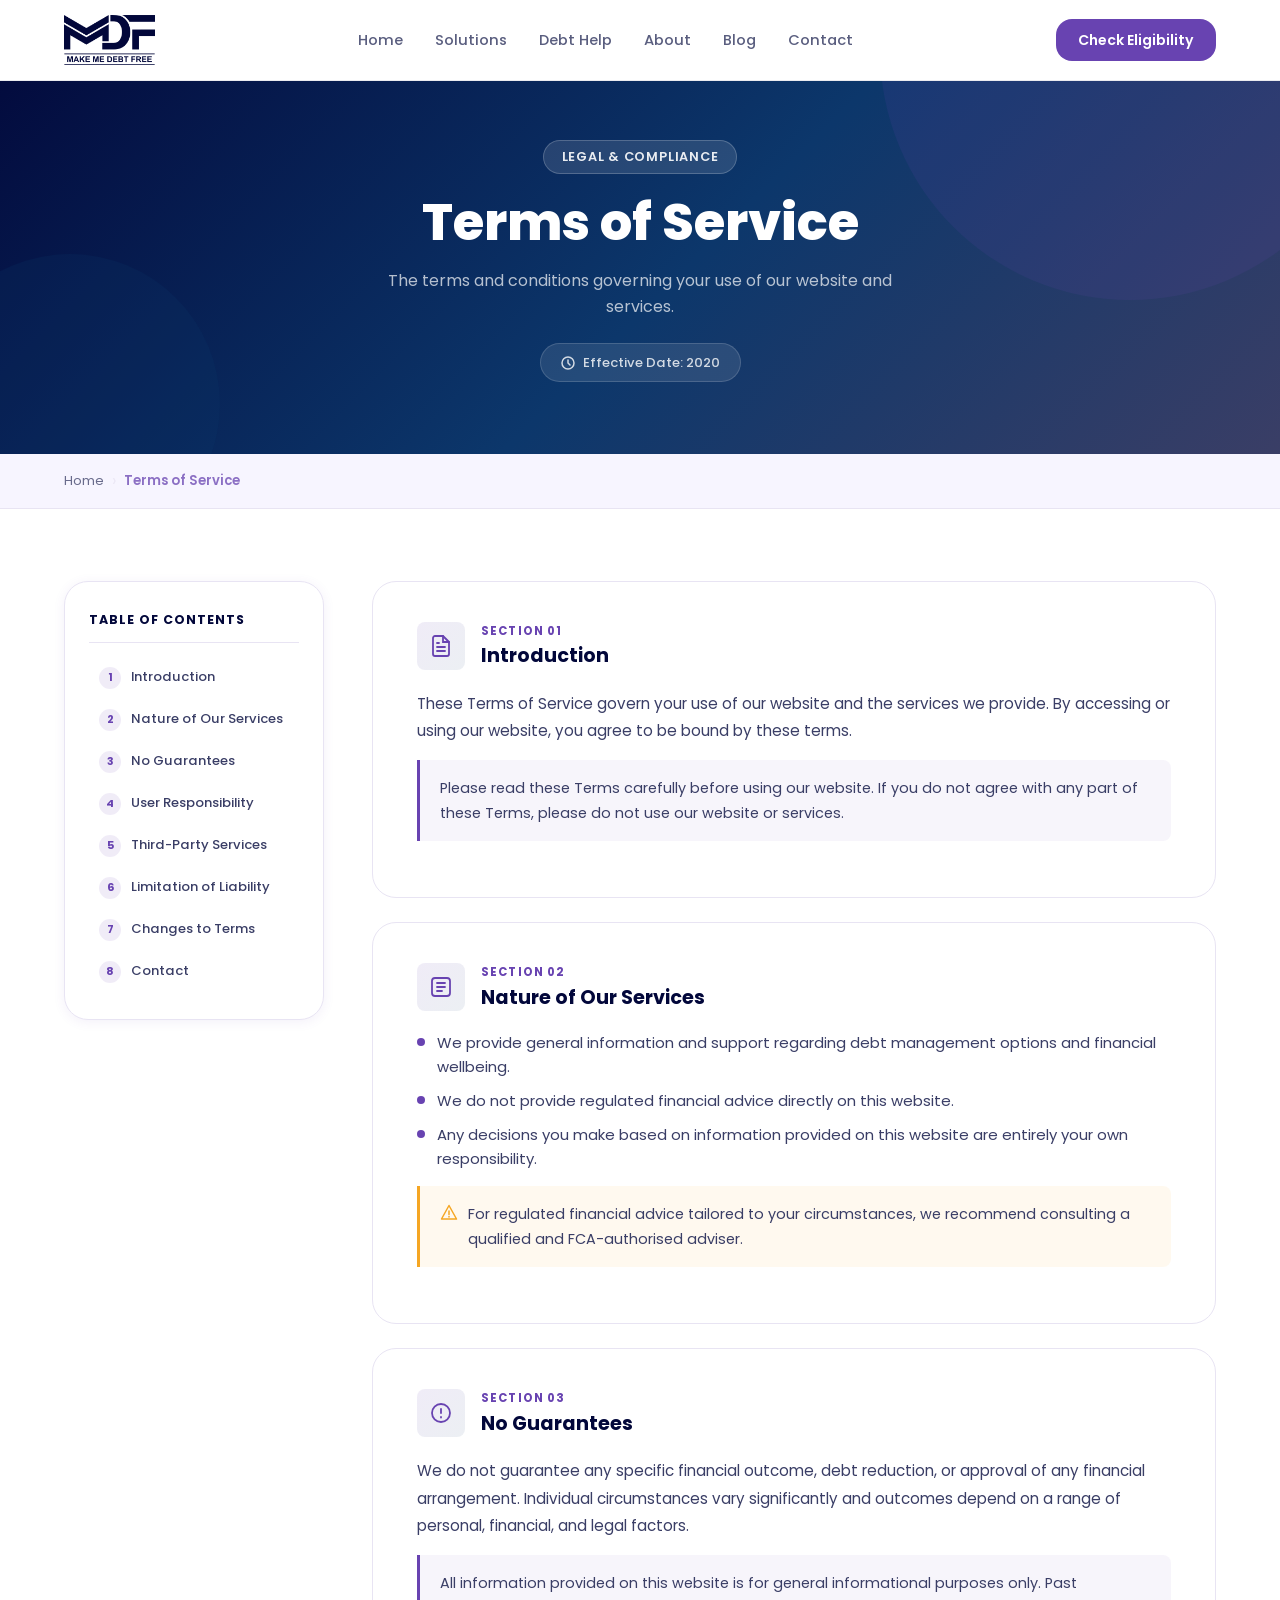
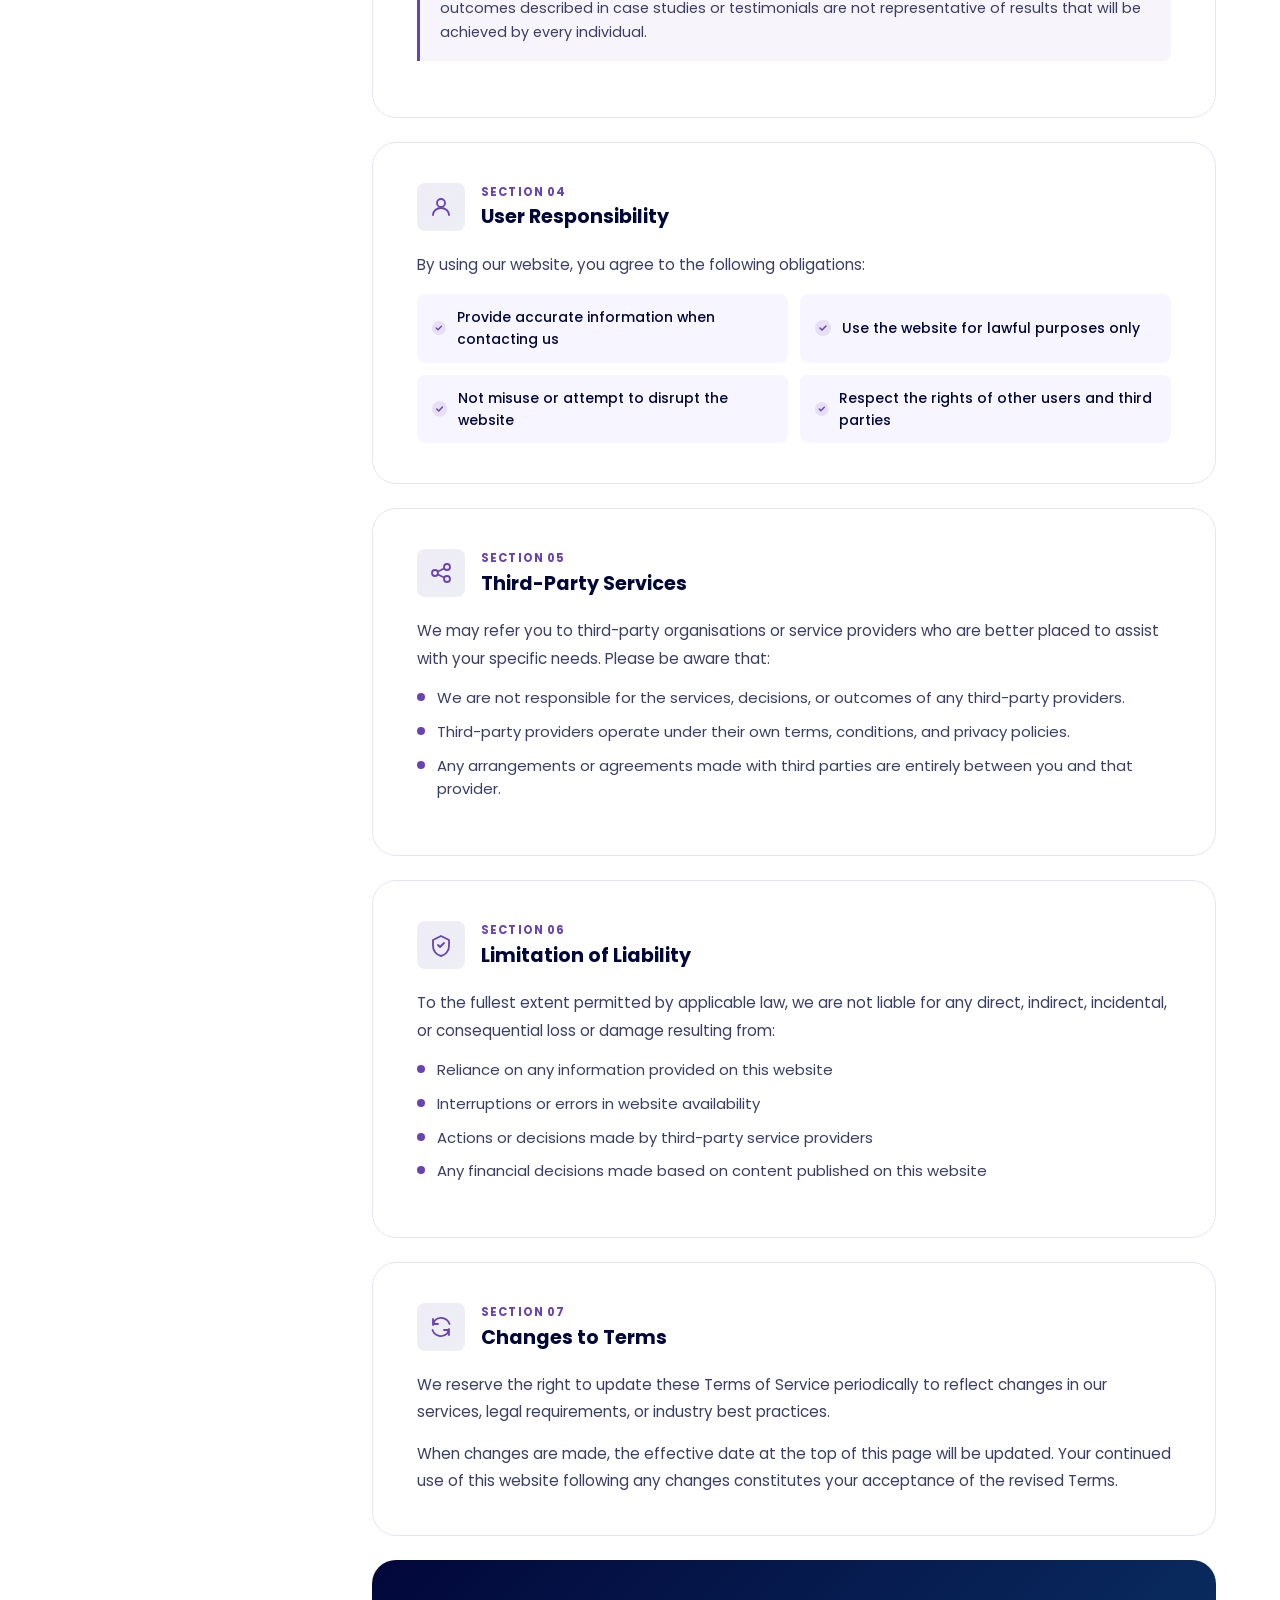
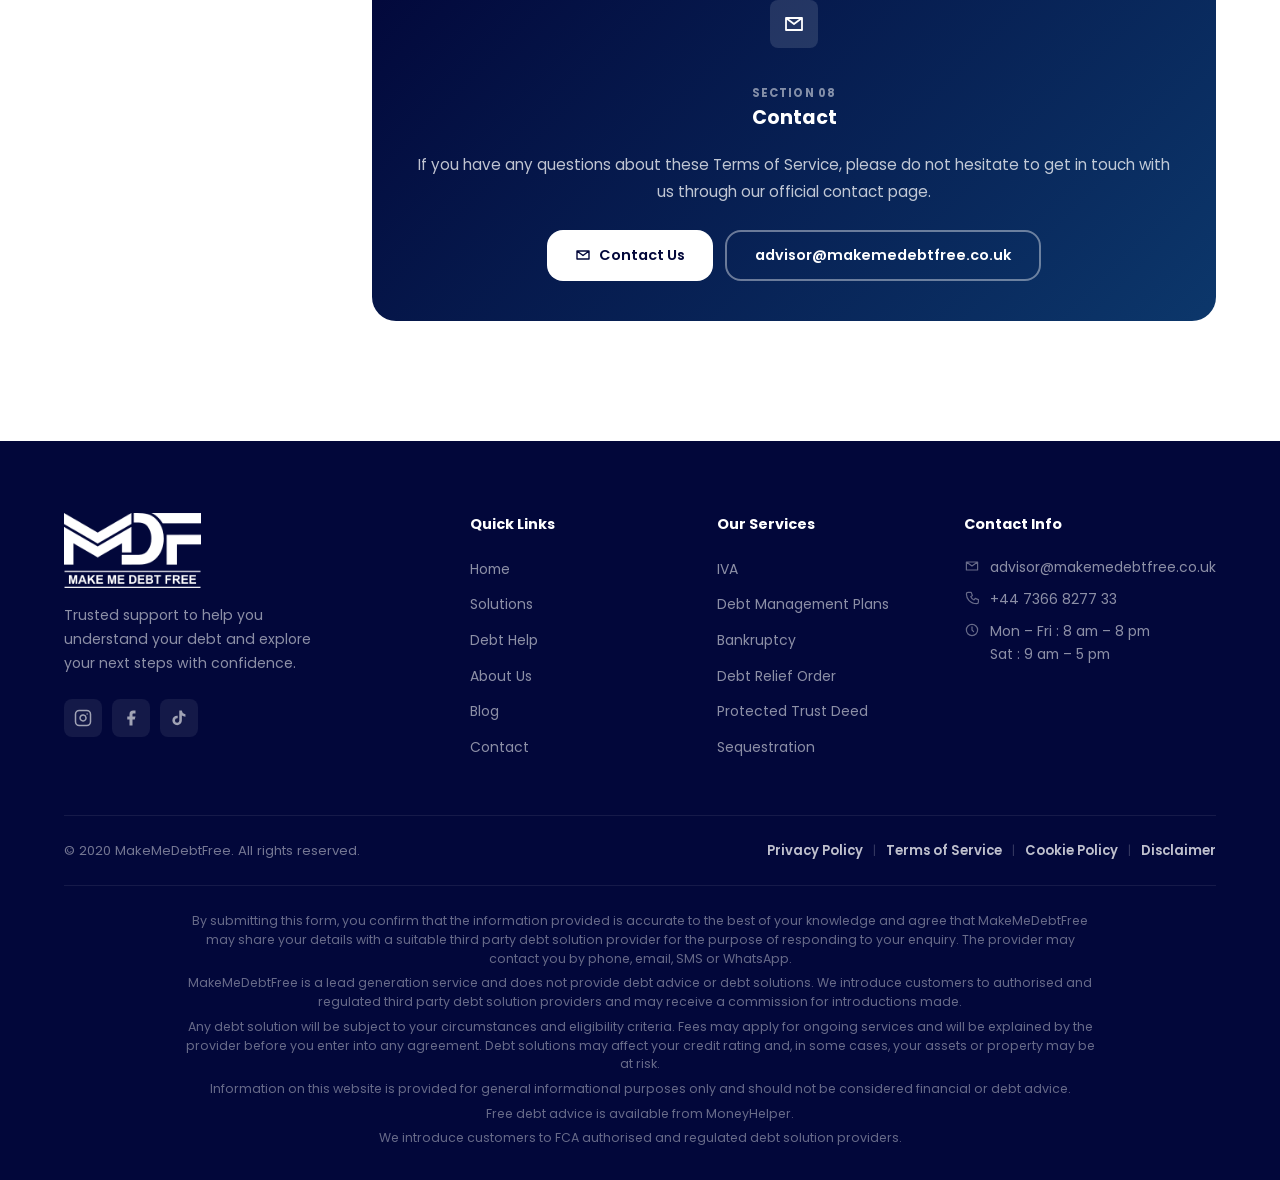
<file: pages/terms-of-services.html>
<!DOCTYPE html>
<html lang="en">
<head>
  <meta charset="UTF-8" />
  <meta name="viewport" content="width=device-width, initial-scale=1.0" />
  <meta name="description" content="Terms of Service – MakeMeDebtFree. The terms governing your use of our website and services." />
  <title>Terms of Service | MakeMeDebtFree</title>
  <link rel="preconnect" href="https://fonts.googleapis.com" />
  <link rel="preconnect" href="https://fonts.gstatic.com" crossorigin />
  <link href="https://fonts.googleapis.com/css2?family=Poppins:wght@300;400;500;600;700;800&display=swap" rel="stylesheet" />
  <style>
    :root {
      --purple:    #6843b1;
      --blue:      #0c376b;
      --navy:      #02073a;
      --white:     #ffffff;
      --light-bg:  #f7f5ff;
      --text-body: #3a3e66;
      --text-head: #02073a;
      --border:    #e8e4f3;
      --shadow-sm: 0 2px 12px rgba(104,67,177,0.08);
      --shadow-md: 0 8px 32px rgba(104,67,177,0.14);
      --radius-sm: 8px;
      --radius-md: 16px;
      --radius-lg: 24px;
      --transition: 0.3s cubic-bezier(0.4,0,0.2,1);
    }
    *, *::before, *::after { box-sizing: border-box; margin: 0; padding: 0; }
    html { scroll-behavior: smooth; }
    body { font-family: 'Poppins', sans-serif; color: var(--text-body); background: var(--white); overflow-x: hidden; line-height: 1.6; }
    a { text-decoration: none; color: inherit; }
    ul { list-style: none; }
    button { cursor: pointer; font-family: inherit; border: none; background: none; }
    .container { width: 100%; max-width: 1200px; margin: 0 auto; padding: 0 24px; }

    .scroll-progress {
      position: fixed; top: 0; left: 0;
      height: 3px; width: 0%;
      background: linear-gradient(90deg, var(--purple), var(--blue));
      z-index: 9999; transition: width 0.1s linear;
    }

    /* NAVBAR */
    .navbar {
      position: fixed; top: 0; left: 0; right: 0; z-index: 1000;
      background: var(--white);
      border-bottom: 1px solid rgba(2,7,58,0.08);
      transition: box-shadow var(--transition);
    }
    .navbar.scrolled { box-shadow: 0 4px 24px rgba(2,7,58,0.1); }
    .nav-container {
      max-width: 1200px; margin: 0 auto; padding: 0 24px;
      height: 80px; display: flex; align-items: center; gap: 32px;
    }
    .nav-logo { display: flex; align-items: center; flex-shrink: 0; }
    .logo-img { height: 50px; width: auto; display: block; object-fit: contain; }
    .nav-links { display: flex; align-items: center; gap: 4px; flex: 1; justify-content: center; }
    .nav-link {
      color: rgba(2,7,58,0.65); font-size: 0.92rem; font-weight: 500;
      padding: 8px 14px; border-radius: var(--radius-sm);
      transition: color var(--transition); position: relative;
    }
    .nav-link::after {
      content: ''; position: absolute; bottom: 2px; left: 50%;
      transform: translateX(-50%) scaleX(0);
      width: 20px; height: 2px; background: var(--purple);
      border-radius: 2px; transition: transform var(--transition);
    }
    .nav-link:hover { color: var(--navy); }
    .nav-link:hover::after { transform: translateX(-50%) scaleX(1); }
    .btn-cta {
      background: var(--purple); color: var(--white);
      padding: 10px 22px; border-radius: var(--radius-md);
      font-weight: 600; font-size: 0.88rem;
      transition: all var(--transition); flex-shrink: 0;
    }
    .btn-cta:hover { transform: scale(1.05); box-shadow: 0 6px 24px rgba(104,67,177,0.45); }
    .hamburger { display: none; flex-direction: column; gap: 5px; padding: 6px; margin-left: auto; }
    .hamburger span { display: block; width: 24px; height: 2px; background: var(--navy); border-radius: 2px; transition: all var(--transition); }
    .hamburger.active span:nth-child(1) { transform: translateY(7px) rotate(45deg); }
    .hamburger.active span:nth-child(2) { opacity: 0; }
    .hamburger.active span:nth-child(3) { transform: translateY(-7px) rotate(-45deg); }

    /* PAGE BANNER */
    .page-banner {
      background: linear-gradient(135deg, #02073a 0%, #0c376b 55%, #3a3e66 100%);
      padding: 140px 0 72px; text-align: center;
      position: relative; overflow: hidden;
    }
    .page-banner::before {
      content: ''; position: absolute;
      width: 500px; height: 500px; border-radius: 50%;
      background: rgba(104,67,177,0.12); top: -200px; right: -100px;
    }
    .page-banner::after {
      content: ''; position: absolute;
      width: 300px; height: 300px; border-radius: 50%;
      background: rgba(12,55,107,0.2); bottom: -100px; left: -80px;
    }
    .page-banner .container { position: relative; z-index: 1; }
    .page-tag {
      display: inline-block;
      background: rgba(255,255,255,0.12); border: 1px solid rgba(255,255,255,0.2);
      color: rgba(255,255,255,0.9); padding: 6px 18px; border-radius: 50px;
      font-size: 0.8rem; font-weight: 600; letter-spacing: 0.06em;
      text-transform: uppercase; margin-bottom: 18px;
    }
    .page-banner h1 { font-size: clamp(2rem,4.5vw,3.2rem); font-weight: 800; color: var(--white); margin-bottom: 14px; line-height: 1.2; }
    .page-banner p { font-size: 1rem; color: rgba(255,255,255,0.7); max-width: 520px; margin: 0 auto; }
    .effective-badge {
      display: inline-flex; align-items: center; gap: 8px;
      background: rgba(255,255,255,0.1); border: 1px solid rgba(255,255,255,0.15);
      color: rgba(255,255,255,0.8); padding: 8px 20px; border-radius: 50px;
      font-size: 0.82rem; font-weight: 500; margin-top: 24px;
    }

    /* BREADCRUMB */
    .breadcrumb { background: var(--light-bg); border-bottom: 1px solid var(--border); padding: 14px 0; }
    .breadcrumb-inner { display: flex; align-items: center; gap: 8px; font-size: 0.82rem; color: var(--text-body); opacity: 0.75; }
    .breadcrumb-inner a:hover { color: var(--purple); opacity: 1; }
    .breadcrumb-sep { color: var(--border); font-size: 1rem; }
    .breadcrumb-current { color: var(--purple); font-weight: 600; opacity: 1; }

    /* MAIN CONTENT */
    .policy-section { padding: 72px 0 96px; }
    .policy-layout { display: grid; grid-template-columns: 260px 1fr; gap: 48px; align-items: start; }

    .policy-toc {
      position: sticky; top: 100px;
      background: var(--white); border: 1px solid var(--border);
      border-radius: var(--radius-lg); padding: 28px 24px;
      box-shadow: var(--shadow-sm);
    }
    .toc-title {
      font-size: 0.78rem; font-weight: 700; color: var(--navy);
      text-transform: uppercase; letter-spacing: 0.08em;
      margin-bottom: 16px; padding-bottom: 12px; border-bottom: 1px solid var(--border);
    }
    .toc-list { display: flex; flex-direction: column; gap: 4px; }
    .toc-list a {
      display: flex; align-items: center; gap: 10px;
      padding: 8px 10px; border-radius: var(--radius-sm);
      font-size: 0.82rem; color: var(--text-body); font-weight: 500;
      transition: all var(--transition); line-height: 1.4;
    }
    .toc-list a:hover { background: rgba(104,67,177,0.07); color: var(--purple); }
    .toc-num {
      min-width: 22px; height: 22px; background: rgba(104,67,177,0.1);
      color: var(--purple); border-radius: 50%;
      display: flex; align-items: center; justify-content: center;
      font-size: 0.68rem; font-weight: 700; flex-shrink: 0;
    }

    .policy-content { min-width: 0; }
    .policy-block {
      background: var(--white); border: 1px solid var(--border);
      border-radius: var(--radius-lg); padding: 40px 44px;
      margin-bottom: 24px; transition: box-shadow var(--transition);
      scroll-margin-top: 100px;
    }
    .policy-block:hover { box-shadow: var(--shadow-md); }
    .block-header { display: flex; align-items: flex-start; gap: 16px; margin-bottom: 20px; }
    .block-icon {
      width: 48px; height: 48px; border-radius: var(--radius-sm);
      background: linear-gradient(135deg, rgba(104,67,177,0.1), rgba(12,55,107,0.08));
      display: flex; align-items: center; justify-content: center; flex-shrink: 0;
    }
    .block-title-wrap { flex: 1; }
    .block-num { font-size: 0.72rem; font-weight: 700; color: var(--purple); letter-spacing: 0.1em; text-transform: uppercase; margin-bottom: 4px; }
    .block-title { font-size: 1.2rem; font-weight: 700; color: var(--navy); line-height: 1.3; }
    .block-body p { font-size: 0.95rem; color: var(--text-body); line-height: 1.8; margin-bottom: 14px; }
    .block-body p:last-child { margin-bottom: 0; }

    .policy-list { margin: 12px 0 14px; display: flex; flex-direction: column; gap: 10px; }
    .policy-list li { display: flex; align-items: flex-start; gap: 12px; font-size: 0.93rem; color: var(--text-body); line-height: 1.6; }
    .policy-list li::before { content: ''; min-width: 8px; height: 8px; background: var(--purple); border-radius: 50%; margin-top: 7px; flex-shrink: 0; }

    .highlight-box {
      background: rgba(104,67,177,0.05); border-left: 3px solid var(--purple);
      border-radius: 0 var(--radius-sm) var(--radius-sm) 0;
      padding: 16px 20px; margin: 16px 0;
      font-size: 0.9rem; color: var(--text-body); line-height: 1.7;
    }

    .warning-box {
      background: rgba(245,166,35,0.07); border-left: 3px solid #f5a623;
      border-radius: 0 var(--radius-sm) var(--radius-sm) 0;
      padding: 16px 20px; margin: 16px 0;
      font-size: 0.9rem; color: var(--text-body); line-height: 1.7;
      display: flex; align-items: flex-start; gap: 10px;
    }
    .warning-box svg { flex-shrink: 0; margin-top: 2px; }

    /* Responsibility grid */
    .responsibility-grid { display: grid; grid-template-columns: 1fr 1fr; gap: 12px; margin-top: 16px; }
    .responsibility-item {
      display: flex; align-items: center; gap: 10px;
      background: var(--light-bg); border-radius: var(--radius-sm);
      padding: 12px 14px; font-size: 0.87rem; font-weight: 500; color: var(--navy);
    }

    /* Contact CTA */
    .contact-cta-block {
      background: linear-gradient(135deg, var(--navy) 0%, #0c376b 100%);
      border: none; text-align: center;
    }
    .contact-cta-block .block-title { color: var(--white); }
    .contact-cta-block .block-body p { color: rgba(255,255,255,0.75); }
    .contact-cta-block .block-icon { background: rgba(255,255,255,0.12); margin: 0 auto 20px; }
    .contact-cta-block .block-header { flex-direction: column; align-items: center; }
    .contact-cta-block .block-num { color: rgba(255,255,255,0.5); }
    .contact-cta-links { display: flex; gap: 12px; justify-content: center; flex-wrap: wrap; margin-top: 24px; }
    .btn-white {
      display: inline-flex; align-items: center; gap: 8px;
      background: var(--white); color: var(--navy); padding: 12px 28px;
      border-radius: var(--radius-md); font-weight: 600; font-size: 0.9rem;
      transition: all var(--transition);
    }
    .btn-white:hover { transform: scale(1.05); box-shadow: 0 8px 24px rgba(0,0,0,0.2); }
    .btn-outline-white {
      display: inline-flex; align-items: center; gap: 8px;
      background: transparent; color: var(--white);
      border: 2px solid rgba(255,255,255,0.4); padding: 12px 28px;
      border-radius: var(--radius-md); font-weight: 600; font-size: 0.9rem;
      transition: all var(--transition);
    }
    .btn-outline-white:hover { background: rgba(255,255,255,0.1); border-color: rgba(255,255,255,0.7); transform: scale(1.05); }

    /* FOOTER */
    .footer { background: var(--navy); padding: 72px 0 0; }
    .footer-grid { display: grid; grid-template-columns: 1.8fr 1fr 1fr 1.2fr; gap: 48px; padding-bottom: 56px; border-bottom: 1px solid rgba(255,255,255,0.08); }
    .footer-logo { display: flex; align-items: center; margin-bottom: 16px; }
    .logo-img-footer { height: 75px; width: auto; display: block; object-fit: contain; }
    .footer-tagline { font-size: 0.88rem; color: rgba(255,255,255,0.55); line-height: 1.7; margin-bottom: 24px; max-width: 280px; }
    .social-icons { display: flex; gap: 10px; }
    .social-icon { width: 38px; height: 38px; background: rgba(255,255,255,0.07); border-radius: var(--radius-sm); display: flex; align-items: center; justify-content: center; color: rgba(255,255,255,0.6); transition: all var(--transition); }
    .social-icon:hover { background: var(--purple); color: white; transform: translateY(-3px); }
    .footer-col h5 { font-size: 0.9rem; font-weight: 700; color: var(--white); margin-bottom: 20px; }
    .footer-col ul { display: flex; flex-direction: column; gap: 10px; }
    .footer-col ul li a { font-size: 0.87rem; color: rgba(255,255,255,0.55); transition: color var(--transition); }
    .footer-col ul li a:hover { color: var(--white); }
    .contact-list li { display: flex; align-items: flex-start; gap: 10px; font-size: 0.87rem; color: rgba(255,255,255,0.55); }
    .contact-list li svg { flex-shrink: 0; margin-top: 2px; color: rgba(255,255,255,0.4); }
    .footer-bottom { padding: 24px 0; display: flex; align-items: center; justify-content: space-between; gap: 16px; flex-wrap: wrap; }
    .footer-copy { font-size: 0.82rem; color: rgba(255,255,255,0.45); white-space: nowrap; }
    .footer-legal-links { display: flex; align-items: center; gap: 10px; flex-wrap: wrap; }
    .footer-legal-links a { font-size: 0.82rem; color: rgba(255,255,255,0.75); font-weight: 600; transition: color var(--transition); white-space: nowrap; }
    .footer-legal-links a:hover { color: var(--white); }
    .footer-legal-links .sep { color: rgba(255,255,255,0.2); font-size: 0.75rem; }
    .footer-disclaimer { border-top: 1px solid rgba(255,255,255,0.08); padding: 26px 0 32px; text-align: center; }
    .footer-disclaimer p { font-size: 0.78rem; color: rgba(255,255,255,0.4); line-height: 1.5; max-width: 920px; margin: 0 auto 6px; }
    .footer-disclaimer p:last-child { margin-bottom: 0; }

    .back-to-top {
      position: fixed; bottom: 32px; right: 32px;
      width: 48px; height: 48px; background: var(--purple); color: white;
      border-radius: 50%; display: flex; align-items: center; justify-content: center;
      box-shadow: 0 8px 24px rgba(104,67,177,0.4);
      opacity: 0; visibility: hidden; transform: translateY(16px);
      transition: all var(--transition); z-index: 999; cursor: pointer; border: none;
    }
    .back-to-top.visible { opacity: 1; visibility: visible; transform: translateY(0); }
    .back-to-top:hover { background: var(--navy); transform: translateY(-4px); }

    /* RESPONSIVE */
    @media (max-width: 1024px) {
      .policy-layout { grid-template-columns: 1fr; }
      .policy-toc { position: static; }
      .toc-list { flex-direction: row; flex-wrap: wrap; gap: 6px; }
      .toc-list a { padding: 6px 12px; border: 1px solid var(--border); border-radius: 50px; }
      .footer-grid { grid-template-columns: repeat(2,1fr); }
      .responsibility-grid { grid-template-columns: 1fr; }
    }
    @media (max-width: 768px) {
      .nav-links { position: fixed; top: 80px; left: 0; right: 0; background: var(--white); flex-direction: column; align-items: flex-start; padding: 24px; gap: 4px; transform: translateY(-100%); opacity: 0; pointer-events: none; transition: all var(--transition); border-top: 1px solid rgba(2,7,58,0.08); box-shadow: 0 20px 40px rgba(2,7,58,0.1); }
      .nav-links.open { transform: translateY(0); opacity: 1; pointer-events: all; }
      .nav-link { padding: 12px 0; width: 100%; font-size: 1rem; }
      .nav-link::after { display: none; }
      .hamburger { display: flex; }
      .btn-cta { display: none; }
      .page-banner { padding: 110px 0 56px; }
      .policy-block { padding: 28px 24px; }
      .footer-grid { grid-template-columns: 1fr 1fr; gap: 28px; }
      .footer-brand { grid-column: 1 / -1; }
      .footer-col:last-child { grid-column: 1 / -1; }
    }
    @media (max-width: 640px) {
      .footer-bottom { flex-direction: column; align-items: center; text-align: center; gap: 16px; }
      .footer-copy { font-size: 0.82rem; font-weight: 500; color: rgba(255,255,255,0.65); }
      .footer-legal-links { display: flex; flex-wrap: wrap; justify-content: center; gap: 0; width: 100%; max-width: 300px; border: 1px solid rgba(255,255,255,0.1); border-radius: 10px; overflow: hidden; }
      .footer-legal-links a { flex: 0 0 50%; text-align: center; font-size: 0.85rem; font-weight: 600; color: rgba(255,255,255,0.85); padding: 10px 8px; background: rgba(255,255,255,0.04); }
      .footer-legal-links a:hover { background: rgba(255,255,255,0.09); color: #fff; }
      .footer-legal-links a:nth-child(1), .footer-legal-links a:nth-child(5) { border-right: 1px solid rgba(255,255,255,0.1); }
      .footer-legal-links a:nth-child(1), .footer-legal-links a:nth-child(3) { border-bottom: 1px solid rgba(255,255,255,0.1); }
      .footer-legal-links .sep { display: none; }
    }
    @media (max-width: 480px) {
      .container { padding: 0 16px; }
      .policy-block { padding: 24px 18px; }
      .contact-cta-links { flex-direction: column; align-items: center; }
    }
  </style>
</head>
<body>

  <div class="scroll-progress" id="scrollProgress"></div>

  <!-- NAVBAR -->
  <nav class="navbar" id="navbar">
    <div class="nav-container">
      <a href="../index.html" class="nav-logo">
        <img src="../images/mmdf-logo.png" alt="MakeMeDebtFree Logo" class="logo-img" />
      </a>
      <ul class="nav-links" id="navLinks">
        <li><a href="../index.html#home"      class="nav-link">Home</a></li>
        <li><a href="../index.html#solutions" class="nav-link">Solutions</a></li>
        <li><a href="../index.html#debt-help" class="nav-link">Debt Help</a></li>
        <li><a href="../index.html#about"     class="nav-link">About</a></li>
        <li><a href="../blog.html"            class="nav-link">Blog</a></li>
        <li><a href="../index.html#contact"   class="nav-link">Contact</a></li>
      </ul>
      <a href="../index.html#contact" class="btn-cta">Check Eligibility</a>
      <button class="hamburger" id="hamburger" aria-label="Toggle navigation">
        <span></span><span></span><span></span>
      </button>
    </div>
  </nav>

  <!-- PAGE BANNER -->
  <div class="page-banner">
    <div class="container">
      <div class="page-tag">Legal &amp; Compliance</div>
      <h1>Terms of Service</h1>
      <p>The terms and conditions governing your use of our website and services.</p>
      <div class="effective-badge">
        <svg width="14" height="14" viewBox="0 0 14 14" fill="none">
          <circle cx="7" cy="7" r="6" stroke="currentColor" stroke-width="1.5"/>
          <path d="M7 4v3l2 2" stroke="currentColor" stroke-width="1.5" stroke-linecap="round"/>
        </svg>
        Effective Date: 2020
      </div>
    </div>
  </div>

  <!-- BREADCRUMB -->
  <div class="breadcrumb">
    <div class="container">
      <div class="breadcrumb-inner">
        <a href="../index.html">Home</a>
        <span class="breadcrumb-sep">›</span>
        <span class="breadcrumb-current">Terms of Service</span>
      </div>
    </div>
  </div>

  <!-- MAIN CONTENT -->
  <section class="policy-section">
    <div class="container">
      <div class="policy-layout">

        <!-- Sidebar TOC -->
        <aside class="policy-toc">
          <div class="toc-title">Table of Contents</div>
          <nav class="toc-list">
            <a href="#section-1"><span class="toc-num">1</span> Introduction</a>
            <a href="#section-2"><span class="toc-num">2</span> Nature of Our Services</a>
            <a href="#section-3"><span class="toc-num">3</span> No Guarantees</a>
            <a href="#section-4"><span class="toc-num">4</span> User Responsibility</a>
            <a href="#section-5"><span class="toc-num">5</span> Third-Party Services</a>
            <a href="#section-6"><span class="toc-num">6</span> Limitation of Liability</a>
            <a href="#section-7"><span class="toc-num">7</span> Changes to Terms</a>
            <a href="#section-8"><span class="toc-num">8</span> Contact</a>
          </nav>
        </aside>

        <!-- Policy Blocks -->
        <div class="policy-content">

          <!-- 1. Introduction -->
          <div class="policy-block" id="section-1">
            <div class="block-header">
              <div class="block-icon">
                <svg width="24" height="24" viewBox="0 0 24 24" fill="none">
                  <path d="M14 2H6a2 2 0 00-2 2v16a2 2 0 002 2h12a2 2 0 002-2V8z" stroke="#6843b1" stroke-width="1.8" stroke-linejoin="round"/>
                  <path d="M14 2v6h6M16 13H8M16 17H8M10 9H8" stroke="#6843b1" stroke-width="1.8" stroke-linecap="round"/>
                </svg>
              </div>
              <div class="block-title-wrap">
                <div class="block-num">Section 01</div>
                <h2 class="block-title">Introduction</h2>
              </div>
            </div>
            <div class="block-body">
              <p>These Terms of Service govern your use of our website and the services we provide. By accessing or using our website, you agree to be bound by these terms.</p>
              <div class="highlight-box">
                Please read these Terms carefully before using our website. If you do not agree with any part of these Terms, please do not use our website or services.
              </div>
            </div>
          </div>

          <!-- 2. Nature of Our Services -->
          <div class="policy-block" id="section-2">
            <div class="block-header">
              <div class="block-icon">
                <svg width="24" height="24" viewBox="0 0 24 24" fill="none">
                  <rect x="3" y="3" width="18" height="18" rx="3" stroke="#6843b1" stroke-width="1.8"/>
                  <path d="M8 12h8M8 8h8M8 16h5" stroke="#6843b1" stroke-width="1.8" stroke-linecap="round"/>
                </svg>
              </div>
              <div class="block-title-wrap">
                <div class="block-num">Section 02</div>
                <h2 class="block-title">Nature of Our Services</h2>
              </div>
            </div>
            <div class="block-body">
              <ul class="policy-list">
                <li>We provide general information and support regarding debt management options and financial wellbeing.</li>
                <li>We do not provide regulated financial advice directly on this website.</li>
                <li>Any decisions you make based on information provided on this website are entirely your own responsibility.</li>
              </ul>
              <div class="warning-box">
                <svg width="18" height="18" viewBox="0 0 18 18" fill="none">
                  <path d="M9 1.5L16.5 15H1.5L9 1.5z" stroke="#f5a623" stroke-width="1.5" stroke-linejoin="round"/>
                  <path d="M9 7v3.5M9 12.5v.5" stroke="#f5a623" stroke-width="1.5" stroke-linecap="round"/>
                </svg>
                <span>For regulated financial advice tailored to your circumstances, we recommend consulting a qualified and FCA-authorised adviser.</span>
              </div>
            </div>
          </div>

          <!-- 3. No Guarantees -->
          <div class="policy-block" id="section-3">
            <div class="block-header">
              <div class="block-icon">
                <svg width="24" height="24" viewBox="0 0 24 24" fill="none">
                  <circle cx="12" cy="12" r="9" stroke="#6843b1" stroke-width="1.8"/>
                  <path d="M12 8v4M12 16v.5" stroke="#6843b1" stroke-width="1.8" stroke-linecap="round"/>
                </svg>
              </div>
              <div class="block-title-wrap">
                <div class="block-num">Section 03</div>
                <h2 class="block-title">No Guarantees</h2>
              </div>
            </div>
            <div class="block-body">
              <p>We do not guarantee any specific financial outcome, debt reduction, or approval of any financial arrangement. Individual circumstances vary significantly and outcomes depend on a range of personal, financial, and legal factors.</p>
              <div class="highlight-box">
                All information provided on this website is for general informational purposes only. Past outcomes described in case studies or testimonials are not representative of results that will be achieved by every individual.
              </div>
            </div>
          </div>

          <!-- 4. User Responsibility -->
          <div class="policy-block" id="section-4">
            <div class="block-header">
              <div class="block-icon">
                <svg width="24" height="24" viewBox="0 0 24 24" fill="none">
                  <circle cx="12" cy="8" r="4" stroke="#6843b1" stroke-width="1.8"/>
                  <path d="M4 20c0-4 3.6-7 8-7s8 3 8 7" stroke="#6843b1" stroke-width="1.8" stroke-linecap="round"/>
                </svg>
              </div>
              <div class="block-title-wrap">
                <div class="block-num">Section 04</div>
                <h2 class="block-title">User Responsibility</h2>
              </div>
            </div>
            <div class="block-body">
              <p>By using our website, you agree to the following obligations:</p>
              <div class="responsibility-grid">
                <div class="responsibility-item">
                  <svg width="18" height="18" viewBox="0 0 18 18" fill="none"><circle cx="9" cy="9" r="8" fill="#6843b1" opacity="0.12"/><path d="M6 9l2 2 4-4" stroke="#6843b1" stroke-width="1.5" stroke-linecap="round" stroke-linejoin="round"/></svg>
                  Provide accurate information when contacting us
                </div>
                <div class="responsibility-item">
                  <svg width="18" height="18" viewBox="0 0 18 18" fill="none"><circle cx="9" cy="9" r="8" fill="#6843b1" opacity="0.12"/><path d="M6 9l2 2 4-4" stroke="#6843b1" stroke-width="1.5" stroke-linecap="round" stroke-linejoin="round"/></svg>
                  Use the website for lawful purposes only
                </div>
                <div class="responsibility-item">
                  <svg width="18" height="18" viewBox="0 0 18 18" fill="none"><circle cx="9" cy="9" r="8" fill="#6843b1" opacity="0.12"/><path d="M6 9l2 2 4-4" stroke="#6843b1" stroke-width="1.5" stroke-linecap="round" stroke-linejoin="round"/></svg>
                  Not misuse or attempt to disrupt the website
                </div>
                <div class="responsibility-item">
                  <svg width="18" height="18" viewBox="0 0 18 18" fill="none"><circle cx="9" cy="9" r="8" fill="#6843b1" opacity="0.12"/><path d="M6 9l2 2 4-4" stroke="#6843b1" stroke-width="1.5" stroke-linecap="round" stroke-linejoin="round"/></svg>
                  Respect the rights of other users and third parties
                </div>
              </div>
            </div>
          </div>

          <!-- 5. Third-Party Services -->
          <div class="policy-block" id="section-5">
            <div class="block-header">
              <div class="block-icon">
                <svg width="24" height="24" viewBox="0 0 24 24" fill="none">
                  <circle cx="6"  cy="12" r="3" stroke="#6843b1" stroke-width="1.8"/>
                  <circle cx="18" cy="6"  r="3" stroke="#6843b1" stroke-width="1.8"/>
                  <circle cx="18" cy="18" r="3" stroke="#6843b1" stroke-width="1.8"/>
                  <path d="M9 10.5l6-3M9 13.5l6 3" stroke="#6843b1" stroke-width="1.8" stroke-linecap="round"/>
                </svg>
              </div>
              <div class="block-title-wrap">
                <div class="block-num">Section 05</div>
                <h2 class="block-title">Third-Party Services</h2>
              </div>
            </div>
            <div class="block-body">
              <p>We may refer you to third-party organisations or service providers who are better placed to assist with your specific needs. Please be aware that:</p>
              <ul class="policy-list">
                <li>We are not responsible for the services, decisions, or outcomes of any third-party providers.</li>
                <li>Third-party providers operate under their own terms, conditions, and privacy policies.</li>
                <li>Any arrangements or agreements made with third parties are entirely between you and that provider.</li>
              </ul>
            </div>
          </div>

          <!-- 6. Limitation of Liability -->
          <div class="policy-block" id="section-6">
            <div class="block-header">
              <div class="block-icon">
                <svg width="24" height="24" viewBox="0 0 24 24" fill="none">
                  <path d="M12 3L4 7v6c0 5 3.5 9 8 10 4.5-1 8-5 8-10V7l-8-4z" stroke="#6843b1" stroke-width="1.8" stroke-linejoin="round"/>
                  <path d="M9 12l2 2 4-4" stroke="#6843b1" stroke-width="1.8" stroke-linecap="round" stroke-linejoin="round"/>
                </svg>
              </div>
              <div class="block-title-wrap">
                <div class="block-num">Section 06</div>
                <h2 class="block-title">Limitation of Liability</h2>
              </div>
            </div>
            <div class="block-body">
              <p>To the fullest extent permitted by applicable law, we are not liable for any direct, indirect, incidental, or consequential loss or damage resulting from:</p>
              <ul class="policy-list">
                <li>Reliance on any information provided on this website</li>
                <li>Interruptions or errors in website availability</li>
                <li>Actions or decisions made by third-party service providers</li>
                <li>Any financial decisions made based on content published on this website</li>
              </ul>
            </div>
          </div>

          <!-- 7. Changes to Terms -->
          <div class="policy-block" id="section-7">
            <div class="block-header">
              <div class="block-icon">
                <svg width="24" height="24" viewBox="0 0 24 24" fill="none">
                  <path d="M4 4v5h5M20 20v-5h-5" stroke="#6843b1" stroke-width="1.8" stroke-linecap="round" stroke-linejoin="round"/>
                  <path d="M20.49 9A9 9 0 005.64 5.64L4 10M3.51 15a9 9 0 0014.85 3.36L20 14" stroke="#6843b1" stroke-width="1.8" stroke-linecap="round" stroke-linejoin="round"/>
                </svg>
              </div>
              <div class="block-title-wrap">
                <div class="block-num">Section 07</div>
                <h2 class="block-title">Changes to Terms</h2>
              </div>
            </div>
            <div class="block-body">
              <p>We reserve the right to update these Terms of Service periodically to reflect changes in our services, legal requirements, or industry best practices.</p>
              <p>When changes are made, the effective date at the top of this page will be updated. Your continued use of this website following any changes constitutes your acceptance of the revised Terms.</p>
            </div>
          </div>

          <!-- 8. Contact -->
          <div class="policy-block contact-cta-block" id="section-8">
            <div class="block-header">
              <div class="block-icon">
                <svg width="24" height="24" viewBox="0 0 24 24" fill="none">
                  <path d="M4 6l8 6 8-6M4 6h16v12H4V6z" stroke="white" stroke-width="1.8" stroke-linejoin="round"/>
                </svg>
              </div>
              <div class="block-title-wrap">
                <div class="block-num">Section 08</div>
                <h2 class="block-title">Contact</h2>
              </div>
            </div>
            <div class="block-body">
              <p>If you have any questions about these Terms of Service, please do not hesitate to get in touch with us through our official contact page.</p>
              <div class="contact-cta-links">
                <a href="../index.html#contact" class="btn-white">
                  <svg width="16" height="16" viewBox="0 0 16 16" fill="none"><path d="M2 4l6 4.5L14 4M2 4h12v8H2V4z" stroke="currentColor" stroke-width="1.4" stroke-linejoin="round"/></svg>
                  Contact Us
                </a>
                <a href="mailto:advisor@makemedebtfree.co.uk" class="btn-outline-white">
                  advisor@makemedebtfree.co.uk
                </a>
              </div>
            </div>
          </div>

        </div>
      </div>
    </div>
  </section>

  <!-- FOOTER -->
  <footer class="footer">
    <div class="container">
      <div class="footer-grid">
        <div class="footer-brand">
          <a href="../index.html" class="footer-logo">
            <img src="../images/mmdf--logo.png" alt="MakeMeDebtFree Logo" class="logo-img-footer" />
          </a>
          <p class="footer-tagline">Trusted support to help you understand your debt and explore your next steps with confidence.</p>
          <div class="social-icons">
            <a href="https://www.instagram.com/make_me_debtfree?igsh=MWhuM2wwbDEwMGM4bw==" class="social-icon" aria-label="Instagram" target="_blank" rel="noopener noreferrer">
              <svg width="18" height="18" viewBox="0 0 24 24" fill="none" stroke="currentColor" stroke-width="2"><rect x="2" y="2" width="20" height="20" rx="5"/><path d="M16 11.37A4 4 0 1112.63 8 4 4 0 0116 11.37z"/><circle cx="17.5" cy="6.5" r="1" fill="currentColor" stroke="none"/></svg>
            </a>
            <a href="https://www.facebook.com/profile.php?id=61590639645788" class="social-icon" aria-label="Facebook" target="_blank" rel="noopener noreferrer">
              <svg width="18" height="18" viewBox="0 0 24 24" fill="currentColor"><path d="M18 2h-3a5 5 0 00-5 5v3H7v4h3v8h4v-8h3l1-4h-4V7a1 1 0 011-1h3z"/></svg>
            </a>
            <a href="https://www.tiktok.com/@make.me.debt.free" class="social-icon" aria-label="TikTok" target="_blank" rel="noopener noreferrer">
              <svg width="18" height="18" viewBox="0 0 24 24" fill="currentColor"><path d="M19.59 6.69a4.83 4.83 0 01-3.77-4.25V2h-3.45v13.67a2.89 2.89 0 01-2.88 2.5 2.89 2.89 0 01-2.89-2.89 2.89 2.89 0 012.89-2.89c.28 0 .54.04.79.1V9.01a6.33 6.33 0 00-.79-.05 6.34 6.34 0 00-6.34 6.34 6.34 6.34 0 006.34 6.34 6.34 6.34 0 006.33-6.34V8.79a8.18 8.18 0 004.78 1.52V6.85a4.85 4.85 0 01-1.01-.16z"/></svg>
            </a>
          </div>
        </div>
        <div class="footer-col">
          <h5>Quick Links</h5>
          <ul>
            <li><a href="../index.html#home">Home</a></li>
            <li><a href="../index.html#solutions">Solutions</a></li>
            <li><a href="../index.html#debt-help">Debt Help</a></li>
            <li><a href="../index.html#about">About Us</a></li>
            <li><a href="../blog.html">Blog</a></li>
            <li><a href="../index.html#contact">Contact</a></li>
          </ul>
        </div>
        <div class="footer-col">
          <h5>Our Services</h5>
          <ul>
            <li><a href="#solutions">IVA</a></li>
            <li><a href="#solutions">Debt Management Plans</a></li>
            <li><a href="#solutions">Bankruptcy</a></li>
            <li><a href="#solutions">Debt Relief Order</a></li>
            <li><a href="#solutions">Protected Trust Deed</a></li>
            <li><a href="#solutions">Sequestration</a></li>
          </ul>
        </div>
        
        <div class="footer-col">
          <h5>Contact Info</h5>
          <ul class="contact-list">
            <li>
              <svg width="16" height="16" viewBox="0 0 20 20" fill="none"><path d="M3 5l7 5 7-5M3 5h14v10H3V5z" stroke="currentColor" stroke-width="1.5" stroke-linejoin="round"/></svg>
              advisor@makemedebtfree.co.uk
            </li>
            <li>
              <svg width="16" height="16" viewBox="0 0 20 20" fill="none"><path d="M6 3h3l1.5 4-2 1.5c.8 1.8 2.2 3.2 4 4l1.5-2L18 12v3c0 1-1 2-2 2C7 17 3 10 3 5c0-1 1-2 2-2h1z" stroke="currentColor" stroke-width="1.5" stroke-linejoin="round"/></svg>
              +44 7366 8277 33
            </li>
            <li>
              <svg width="16" height="16" viewBox="0 0 20 20" fill="none"><circle cx="10" cy="10" r="7" stroke="currentColor" stroke-width="1.5"/><path d="M10 6v4l2 2" stroke="currentColor" stroke-width="1.5" stroke-linecap="round"/></svg>
              Mon – Fri : 8 am – 8 pm <br> Sat : 9 am – 5 pm
            </li>
          </ul>
        </div>
      </div>
      <div class="footer-bottom">
        <p class="footer-copy">&copy; 2020 MakeMeDebtFree. All rights reserved.</p>
        <div class="footer-legal-links">
          <a href="privacy-policy.html">Privacy Policy</a>
          <span class="sep">|</span>
          <a href="terms-of-services.html">Terms of Service</a>
          <span class="sep">|</span>
          <a href="cookie-policy.html">Cookie Policy</a>
          <span class="sep">|</span>
          <a href="disclaimer.html">Disclaimer</a>
        </div>
      </div>

      <div class="footer-disclaimer">
        <p>By submitting this form, you confirm that the information provided is accurate to the best of your knowledge and agree that MakeMeDebtFree may share your details with a suitable third party debt solution provider for the purpose of responding to your enquiry. The provider may contact you by phone, email, SMS or WhatsApp.</p>
        <p>MakeMeDebtFree is a lead generation service and does not provide debt advice or debt solutions. We introduce customers to authorised and regulated third party debt solution providers and may receive a commission for introductions made.</p>
        <p>Any debt solution will be subject to your circumstances and eligibility criteria. Fees may apply for ongoing services and will be explained by the provider before you enter into any agreement. Debt solutions may affect your credit rating and, in some cases, your assets or property may be at risk.</p>
        <p>Information on this website is provided for general informational purposes only and should not be considered financial or debt advice.</p>
        <p>Free debt advice is available from MoneyHelper.</p>
        <p>We introduce customers to FCA authorised and regulated debt solution providers.</p>
      </div>
    </div>
  </footer>

  <button class="back-to-top" id="backToTop" aria-label="Back to top">
    <svg width="20" height="20" viewBox="0 0 20 20" fill="none">
      <path d="M5 12l5-5 5 5" stroke="currentColor" stroke-width="2" stroke-linecap="round" stroke-linejoin="round"/>
    </svg>
  </button>

  <script>
    const progress  = document.getElementById('scrollProgress');
    const navbar    = document.getElementById('navbar');
    const btt       = document.getElementById('backToTop');
    const hamburger = document.getElementById('hamburger');
    const navLinks  = document.getElementById('navLinks');

    window.addEventListener('scroll', () => {
      const st = window.scrollY;
      const dh = document.documentElement.scrollHeight - window.innerHeight;
      progress.style.width = (dh > 0 ? (st / dh) * 100 : 0) + '%';
      navbar.classList.toggle('scrolled', st > 60);
      btt.classList.toggle('visible', st > 400);
    }, { passive: true });

    btt.addEventListener('click', () => window.scrollTo({ top: 0, behavior: 'smooth' }));
    hamburger.addEventListener('click', () => {
      const open = navLinks.classList.toggle('open');
      hamburger.classList.toggle('active', open);
    });
    document.addEventListener('click', e => {
      if (!navbar.contains(e.target)) { navLinks.classList.remove('open'); hamburger.classList.remove('active'); }
    });
    document.querySelectorAll('a[href^="#"]').forEach(a => {
      a.addEventListener('click', e => {
        const t = document.querySelector(a.getAttribute('href'));
        if (t) { e.preventDefault(); window.scrollTo({ top: t.offsetTop - 100, behavior: 'smooth' }); }
      });
    });
  </script>
  <script src="https://crm.bizzbuzzcreations.com/wit.js" data-tracking-id="wit_f7eea37e7c3071fa37175c87" async></script>
</body>
</html>
</file>
<file: style.css>
/* ===================================
   MakeMeDebtFree – style.css
   =================================== */

/* ---------- CSS Variables ---------- */
:root {
  --purple:     #6843b1;
  --blue:       #0c376b;
  --blue-sec:   #3a3e66;
  --navy:       #02073a;
  --white:      #ffffff;
  --light-bg:   #f7f5ff;
  --light-bg2:  #f0f4ff;
  --text-body:  #3a3e66;
  --text-head:  #02073a;
  --border:     #e8e4f3;
  --shadow-sm:  0 2px 12px rgba(104, 67, 177, 0.08);
  --shadow-md:  0 8px 32px rgba(104, 67, 177, 0.14);
  --shadow-lg:  0 20px 60px rgba(104, 67, 177, 0.18);
  --radius-sm:  8px;
  --radius-md:  16px;
  --radius-lg:  24px;
  --radius-xl:  32px;
  --transition: 0.3s cubic-bezier(0.4, 0, 0.2, 1);
}

/* ---------- Reset & Base ---------- */
*, *::before, *::after { box-sizing: border-box; margin: 0; padding: 0; }

html { scroll-behavior: smooth; font-size: 16px; }

body {
  font-family: 'Poppins', sans-serif;
  color: var(--text-body);
  background: var(--white);
  overflow-x: hidden;
  line-height: 1.6;
}

img { max-width: 100%; display: block; }
a { text-decoration: none; color: inherit; }
ul { list-style: none; }
button { cursor: pointer; font-family: inherit; border: none; background: none; }
input, textarea, select { font-family: inherit; }

.container {
  width: 100%;
  max-width: 1200px;
  margin: 0 auto;
  padding: 0 24px;
}

.mt-2 { margin-top: 2rem; }

/* ---------- Scroll Progress Bar ---------- */
.scroll-progress {
  position: fixed;
  top: 0; left: 0;
  height: 3px;
  width: 0%;
  background: linear-gradient(90deg, var(--purple), var(--blue));
  z-index: 9999;
  transition: width 0.1s linear;
}

/* ---------- Buttons ---------- */
.btn {
  display: inline-flex;
  align-items: center;
  gap: 8px;
  padding: 12px 24px;
  border-radius: var(--radius-md);
  font-weight: 600;
  font-size: 0.95rem;
  transition: all var(--transition);
  border: 2px solid transparent;
  cursor: pointer;
  white-space: nowrap;
}

.btn-lg { padding: 15px 32px; font-size: 1rem; }
.btn-block { width: 100%; justify-content: center; }

.btn-primary {
  background: var(--navy);
  color: var(--white);
  border-color: var(--navy);
}
.btn-primary:hover {
  transform: scale(1.05);
  box-shadow: 0 8px 30px rgba(2, 7, 58, 0.35);
}

.btn-secondary {
  background: var(--purple);
  color: var(--white);
  border-color: var(--purple);
}
.btn-secondary:hover {
  transform: scale(1.05);
  box-shadow: 0 8px 30px rgba(104, 67, 177, 0.4);
}

.btn-outline {
  background: transparent;
  color: var(--navy);
  border-color: var(--navy);
}
.btn-outline:hover {
  background: var(--navy);
  color: var(--white);
  transform: scale(1.05);
  box-shadow: 0 8px 30px rgba(2, 7, 58, 0.25);
}

.btn-cta {
  background: var(--purple);
  color: var(--white);
  border-color: var(--purple);
  padding: 10px 22px;
  font-size: 0.88rem;
}
.btn-cta:hover {
  transform: scale(1.05);
  box-shadow: 0 6px 24px rgba(104, 67, 177, 0.45);
}

/* ---------- Section Shared ---------- */
section { padding: 96px 0; }

.section-header {
  text-align: center;
  max-width: 680px;
  margin: 0 auto 64px;
}

.section-tag {
  display: inline-block;
  background: rgba(104, 67, 177, 0.1);
  color: var(--purple);
  padding: 5px 16px;
  border-radius: 50px;
  font-size: 0.82rem;
  font-weight: 600;
  letter-spacing: 0.05em;
  text-transform: uppercase;
  margin-bottom: 16px;
}

.section-title {
  font-size: clamp(1.8rem, 3.5vw, 2.6rem);
  font-weight: 700;
  color: var(--text-head);
  line-height: 1.25;
  margin-bottom: 16px;
}

.section-subtitle {
  font-size: 1.05rem;
  color: var(--text-body);
  opacity: 0.85;
  line-height: 1.7;
}

.text-gradient {
  background: linear-gradient(135deg, var(--purple), var(--blue));
  -webkit-background-clip: text;
  -webkit-text-fill-color: transparent;
  background-clip: text;
}

/* ---------- Scroll Reveal ---------- */
.reveal {
  opacity: 0;
  transform: translateY(36px);
  transition: opacity 0.65s ease, transform 0.65s ease;
}
.reveal.visible {
  opacity: 1;
  transform: translateY(0);
}

/* ====================================
   NAVBAR
   ==================================== */
.navbar {
  position: fixed;
  top: 0; left: 0; right: 0;
  z-index: 1000;
  background: var(--white);
  border-bottom: 1px solid rgba(2, 7, 58, 0.08);
  padding: 0;
  transition: box-shadow var(--transition), padding var(--transition);
}

.navbar.scrolled {
  box-shadow: 0 4px 24px rgba(2, 7, 58, 0.1);
  padding: 0;
}

.nav-container {
  max-width: 1200px;
  margin: 0 auto;
  padding: 0 24px;
  height: 80px;
  display: flex;
  align-items: center;
  gap: 32px;
}

.nav-logo {
  display: flex;
  align-items: center;
  gap: 10px;
  flex-shrink: 0;
}

.logo-text {
  font-size: 1.2rem;
  font-weight: 700;
  color: var(--white);
}

.logo-accent { color: var(--purple); }

.logo-img {
  height: 50px;
  width: auto;
  display: block;
  object-fit: contain;
  border-radius: 0;
  background: transparent;
  padding: 0;
}

.logo-img-footer {
  height: 75px;
  padding: 0;
  border-radius: 0;
  background: transparent;
}

.nav-links {
  display: flex;
  align-items: center;
  gap: 4px;
  flex: 1;
  justify-content: center;
}

.nav-link {
  color: rgba(2, 7, 58, 0.65);
  font-size: 0.92rem;
  font-weight: 500;
  padding: 8px 14px;
  border-radius: var(--radius-sm);
  transition: all var(--transition);
  position: relative;
}

.nav-link::after {
  content: '';
  position: absolute;
  bottom: 2px; left: 50%;
  transform: translateX(-50%) scaleX(0);
  width: 20px; height: 2px;
  background: var(--purple);
  border-radius: 2px;
  transition: transform var(--transition);
}

.nav-link:hover,
.nav-link.active {
  color: var(--navy);
}

.nav-link:hover::after,
.nav-link.active::after {
  transform: translateX(-50%) scaleX(1);
}

.nav-cta { flex-shrink: 0; }

.hamburger {
  display: none;
  flex-direction: column;
  gap: 5px;
  padding: 6px;
  margin-left: auto;
}

.hamburger span {
  display: block;
  width: 24px;
  height: 2px;
  background: var(--navy);
  border-radius: 2px;
  transition: all var(--transition);
}

.hamburger.active span:nth-child(1) {
  transform: translateY(7px) rotate(45deg);
}
.hamburger.active span:nth-child(2) {
  opacity: 0;
}
.hamburger.active span:nth-child(3) {
  transform: translateY(-7px) rotate(-45deg);
}

/* ====================================
   HERO
   ==================================== */
.hero {
  min-height: auto;
  padding: 120px 0 80px;
  background: #ffffff;
  display: flex;
  align-items: center;
  position: relative;
  overflow: hidden;
}

/* Hero background image — sits on the right, fades to white on the left */
.hero-bg-image {
  position: absolute;
  inset: 0;
  z-index: 0;
  background-image: var(--bg, none);
  background-size: cover;
  background-position: right center;
  background-repeat: no-repeat;
}
.hero-bg-image::after {
  content: '';
  position: absolute;
  inset: 0;
  background: linear-gradient(
    to right,
    #ffffff 28%,
    rgba(255, 255, 255, 0.88) 42%,
    rgba(255, 255, 255, 0.35) 62%,
    rgba(255, 255, 255, 0) 78%
  );
}

/* Floating shapes — hidden when image is in use */
.hero-shapes { display: none; }

.shape {
  position: absolute;
  border-radius: 50%;
  opacity: 0.12;
  animation: floatShape 8s ease-in-out infinite;
}

.shape-1 {
  width: 500px; height: 500px;
  background: radial-gradient(circle, var(--purple), transparent);
  top: -200px; right: -100px;
  animation-delay: 0s;
}
.shape-2 {
  width: 300px; height: 300px;
  background: radial-gradient(circle, var(--blue), transparent);
  bottom: -100px; left: -80px;
  animation-delay: 2s;
}
.shape-3 {
  width: 180px; height: 180px;
  background: radial-gradient(circle, var(--purple), transparent);
  top: 40%; left: 30%;
  opacity: 0.07;
  animation-delay: 4s;
}
.shape-4 {
  width: 120px; height: 120px;
  background: radial-gradient(circle, var(--blue), transparent);
  top: 20%; right: 25%;
  opacity: 0.08;
  animation-delay: 1s;
}

@keyframes floatShape {
  0%, 100% { transform: translateY(0px) scale(1); }
  50% { transform: translateY(-30px) scale(1.05); }
}

.hero-container {
  display: grid;
  grid-template-columns: 1fr 1fr;
  gap: 0;
  align-items: center;
  padding-top: 0;
  padding-bottom: 0;
  position: relative;
  z-index: 1;
}

.hero-content {
  max-width: 560px;
  padding-right: 40px;
}

.hero-badge {
  display: inline-flex;
  align-items: center;
  gap: 8px;
  background: rgba(104, 67, 177, 0.1);
  border: 1px solid rgba(104, 67, 177, 0.2);
  color: var(--purple);
  padding: 8px 16px;
  border-radius: 50px;
  font-size: 0.82rem;
  font-weight: 600;
  margin-bottom: 24px;
  animation: fadeDown 0.6s ease 0.1s both;
}

.hero-title {
  font-size: clamp(2.2rem, 4.5vw, 3.6rem);
  font-weight: 800;
  color: var(--text-head);
  line-height: 1.15;
  margin-bottom: 20px;
  overflow-wrap: break-word;
  word-break: break-word;
  animation: fadeUp 0.7s ease 0.2s both;
}

.hero-subtitle {
  font-size: 1.1rem;
  color: var(--text-body);
  line-height: 1.75;
  margin-bottom: 36px;
  opacity: 0.9;
  animation: fadeUp 0.7s ease 0.35s both;
}

.hero-actions {
  display: flex;
  gap: 16px;
  flex-wrap: wrap;
  margin-bottom: 20px;
  animation: fadeUp 0.7s ease 0.45s both;
}

/* ---- Hero Trustpilot Badge ---- */
.hero-tp-badge {
  display: inline-flex;
  align-items: center;
  gap: 14px;
  background: #6843b1;
  border-radius: 10px;
  padding: 10px 16px;
  text-decoration: none;
  margin-top: 4px;
  max-width: 100%;
  box-sizing: border-box;
  animation: fadeUp 0.7s ease 0.52s both;
  transition: opacity 0.2s, transform 0.2s;
}
.hero-tp-badge:hover {
  opacity: 0.9;
  transform: translateY(-2px);
}
.hero-tp-left {
  display: flex;
  flex-direction: column;
  align-items: flex-start;
  line-height: 1;
}
.hero-tp-score {
  font-size: 1.4rem;
  font-weight: 800;
  color: #fff;
  line-height: 1;
}
.hero-tp-outof {
  font-size: 0.9rem;
  font-weight: 600;
  opacity: 0.85;
}
.hero-tp-rated {
  font-size: 0.62rem;
  font-weight: 700;
  letter-spacing: 0.08em;
  color: rgba(255,255,255,0.85);
  margin-top: 3px;
  white-space: nowrap;
}
.hero-tp-stars {
  display: flex;
  gap: 2px;
}
.hero-tp-stars svg {
  width: 20px;
  height: 20px;
}
.hero-tp-brand {
  display: flex;
  flex-direction: column;
  align-items: center;
  gap: 2px;
  border-left: 1px solid rgba(255,255,255,0.25);
  padding-left: 14px;
}
.hero-tp-name {
  font-size: 0.7rem;
  font-weight: 700;
  color: rgba(255,255,255,0.9);
  letter-spacing: 0.04em;
  text-transform: uppercase;
}

.hero-note {
  display: flex;
  align-items: center;
  gap: 8px;
  font-size: 0.82rem;
  color: var(--text-body);
  opacity: 0.7;
  animation: fadeUp 0.7s ease 0.55s both;
}

/* Hero Visual */
.hero-visual {
  position: relative;
  height: 460px;
  animation: fadeUp 0.8s ease 0.3s both;
}

.hero-illustration {
  position: absolute;
  inset: 0;
  display: flex;
  align-items: center;
  justify-content: center;
}

.hero-illustration svg {
  width: 100%;
  max-width: 420px;
  filter: drop-shadow(0 20px 40px rgba(104, 67, 177, 0.15));
}

.hero-card {
  position: absolute;
  background: var(--white);
  border-radius: var(--radius-lg);
  box-shadow: var(--shadow-lg);
  padding: 20px;
  z-index: 2;
}

.card-main {
  bottom: 24px;
  left: 0;
  width: 280px;
  animation: floatCard 6s ease-in-out infinite;
}

.card-secondary {
  top: 30px;
  right: 0;
  width: 160px;
  text-align: center;
  animation: floatCard 6s ease-in-out 1.5s infinite;
}

.card-tertiary {
  top: 44%;
  left: -20px;
  display: flex;
  align-items: center;
  gap: 8px;
  padding: 12px 16px;
  font-size: 0.8rem;
  font-weight: 600;
  color: var(--navy);
  white-space: nowrap;
  animation: floatCard 6s ease-in-out 3s infinite;
}

@keyframes floatCard {
  0%, 100% { transform: translateY(0); }
  50% { transform: translateY(-10px); }
}

.card-header-row {
  display: flex;
  align-items: center;
  gap: 10px;
  margin-bottom: 14px;
}

.card-avatar {
  width: 38px; height: 38px;
  background: rgba(104, 67, 177, 0.1);
  border-radius: 50%;
  display: flex;
  align-items: center;
  justify-content: center;
}

.card-name {
  font-weight: 600;
  font-size: 0.85rem;
  color: var(--navy);
}

.card-role {
  font-size: 0.72rem;
  color: var(--text-body);
  opacity: 0.7;
}

.card-badge-green {
  margin-left: auto;
  background: rgba(16, 185, 129, 0.1);
  color: #10b981;
  padding: 3px 10px;
  border-radius: 50px;
  font-size: 0.7rem;
  font-weight: 600;
}

.debt-label {
  font-size: 0.72rem;
  color: var(--text-body);
  opacity: 0.7;
  margin-bottom: 4px;
}

.debt-value {
  font-size: 1.4rem;
  font-weight: 700;
  color: var(--navy);
  margin-bottom: 10px;
}

.progress-track {
  height: 6px;
  background: var(--border);
  border-radius: 3px;
  overflow: hidden;
  margin-bottom: 8px;
}

.progress-fill {
  height: 100%;
  background: linear-gradient(90deg, var(--purple), var(--blue));
  border-radius: 3px;
}

.debt-footer {
  display: flex;
  justify-content: space-between;
  font-size: 0.68rem;
  color: var(--text-body);
  opacity: 0.7;
}

.green-text { color: #10b981 !important; opacity: 1 !important; font-weight: 600; }

.card-icon-wrap {
  width: 44px; height: 44px;
  background: rgba(104, 67, 177, 0.1);
  border-radius: 12px;
  display: flex;
  align-items: center;
  justify-content: center;
  margin: 0 auto 10px;
}

.card-stat {
  font-size: 1.8rem;
  font-weight: 800;
  color: var(--navy);
}

.card-stat-label {
  font-size: 0.7rem;
  color: var(--text-body);
  opacity: 0.7;
}

/* ---- Hero Badge pulse dot ---- */
.badge-pulse {
  width: 8px; height: 8px;
  background: #10b981;
  border-radius: 50%;
  display: inline-block;
  position: relative;
  flex-shrink: 0;
}
.badge-pulse::after {
  content: '';
  position: absolute;
  inset: -3px;
  border-radius: 50%;
  background: rgba(16, 185, 129, 0.35);
  animation: heroPulse 1.8s ease-in-out infinite;
}
@keyframes heroPulse {
  0%, 100% { transform: scale(1); opacity: 1; }
  50%       { transform: scale(1.6); opacity: 0; }
}

/* ---- Hero trust row ---- */
.hero-trust-row {
  display: flex;
  align-items: center;
  gap: 12px;
  flex-wrap: wrap;
  margin-bottom: 28px;
  animation: fadeUp 0.7s ease 0.42s both;
}
.hero-trust-item {
  display: flex;
  align-items: center;
  gap: 6px;
  font-size: 0.82rem;
  font-weight: 600;
  color: var(--text-head);
}
.hero-trust-divider {
  color: var(--text-body);
  opacity: 0.3;
  font-size: 1.1rem;
  line-height: 1;
}

/* ---- Hero social proof ---- */
.hero-social-proof {
  display: flex;
  align-items: center;
  gap: 14px;
  margin-top: 24px;
  animation: fadeUp 0.7s ease 0.6s both;
}
.proof-avatars {
  display: flex;
}
.proof-avatar {
  width: 34px; height: 34px;
  border-radius: 50%;
  border: 2.5px solid var(--white);
  display: flex;
  align-items: center;
  justify-content: center;
  font-size: 0.68rem;
  font-weight: 700;
  color: var(--white);
  margin-left: -9px;
}
.proof-avatar:first-child { margin-left: 0; }
.proof-avatar-plus {
  background: var(--border);
  color: var(--text-body);
  font-size: 0.62rem;
  font-weight: 700;
}
.proof-text { line-height: 1.45; }
.proof-stars {
  color: #f5a623;
  font-size: 0.78rem;
  letter-spacing: 1px;
}
.proof-text span {
  font-size: 0.78rem;
  color: var(--text-body);
  opacity: 0.72;
}

/* ---- Hero visual background glow ---- */
.hero-visual-glow {
  position: absolute;
  width: 380px; height: 380px;
  background: radial-gradient(circle, rgba(104,67,177,0.13) 0%, transparent 68%);
  border-radius: 50%;
  top: 50%; left: 55%;
  transform: translate(-50%, -50%);
  pointer-events: none;
  z-index: 0;
}

/* ---- Updated card-main (override position/size) ---- */
.card-main {
  bottom: 0;
  left: 0;
  width: 295px;
  z-index: 2;
  animation: floatCard 6s ease-in-out infinite;
}

/* card-main inner layout */
.card-main-header {
  display: flex;
  align-items: flex-start;
  justify-content: space-between;
  margin-bottom: 16px;
}
.card-main-label {
  font-size: 0.65rem;
  text-transform: uppercase;
  letter-spacing: 0.05em;
  color: var(--text-body);
  opacity: 0.6;
  margin-bottom: 3px;
}
.card-main-name {
  font-size: 0.92rem;
  font-weight: 700;
  color: var(--navy);
}
.card-debt-breakdown {
  display: flex;
  flex-direction: column;
  gap: 8px;
  margin-bottom: 14px;
}
.debt-breakdown-item {
  display: flex;
  align-items: center;
  justify-content: space-between;
}
.breakdown-bar-wrap {
  display: flex;
  align-items: center;
  gap: 8px;
}
.breakdown-dot {
  width: 8px; height: 8px;
  border-radius: 50%;
  flex-shrink: 0;
}
.breakdown-label {
  font-size: 0.75rem;
  color: var(--text-body);
  opacity: 0.8;
}
.breakdown-amount {
  font-size: 0.8rem;
  font-weight: 600;
  color: var(--navy);
}
.card-divider {
  height: 1px;
  background: var(--border);
  margin: 10px 0 12px;
}
.card-total-row {
  display: flex;
  justify-content: space-between;
  align-items: center;
  margin-bottom: 12px;
}
.total-label {
  font-size: 0.7rem;
  color: var(--text-body);
  opacity: 0.6;
}
.total-value {
  font-size: 1.25rem;
  font-weight: 800;
  color: var(--navy);
}
.card-progress-section { margin-bottom: 14px; }
.progress-meta {
  display: flex;
  justify-content: space-between;
  font-size: 0.7rem;
  color: var(--text-body);
  opacity: 0.7;
  margin-bottom: 6px;
}
.progress-pct {
  font-weight: 700;
  color: var(--purple) !important;
  opacity: 1 !important;
}
.card-footer-row {
  display: flex;
  justify-content: space-between;
  padding-top: 12px;
  border-top: 1px solid var(--border);
}
.card-footer-stat { text-align: center; }
.footer-stat-val {
  font-size: 0.9rem;
  font-weight: 700;
  color: var(--navy);
  line-height: 1.2;
}
.footer-stat-label {
  font-size: 0.6rem;
  color: var(--text-body);
  opacity: 0.6;
  margin-top: 2px;
}

/* ---- Notification card ---- */
.card-notification {
  top: 16px;
  right: 0;
  display: flex;
  align-items: center;
  gap: 10px;
  padding: 12px 16px;
  width: 228px;
  z-index: 2;
  animation: floatCard 6s ease-in-out 1s infinite;
  position: relative;
}
.notif-pulse {
  position: absolute;
  top: 10px; right: 10px;
  width: 8px; height: 8px;
  background: #10b981;
  border-radius: 50%;
}
.notif-pulse::after {
  content: '';
  position: absolute;
  inset: -3px;
  border-radius: 50%;
  background: rgba(16, 185, 129, 0.3);
  animation: heroPulse 1.8s ease-in-out 0.4s infinite;
}
.notif-icon-wrap {
  width: 34px; height: 34px;
  background: rgba(245,166,35,0.12);
  border-radius: 9px;
  display: flex;
  align-items: center;
  justify-content: center;
  flex-shrink: 0;
}
.notif-title {
  font-size: 0.78rem;
  font-weight: 700;
  color: var(--navy);
  line-height: 1.3;
}
.notif-sub {
  font-size: 0.67rem;
  color: var(--text-body);
  opacity: 0.68;
}

/* ---- FCA card ---- */
.card-fca {
  bottom: 100px;
  right: 0;
  display: flex;
  align-items: center;
  gap: 10px;
  padding: 11px 15px;
  z-index: 2;
  animation: floatCard 6s ease-in-out 2.5s infinite;
}
.fca-icon {
  width: 36px; height: 36px;
  background: rgba(104,67,177,0.1);
  border-radius: 10px;
  display: flex;
  align-items: center;
  justify-content: center;
  flex-shrink: 0;
}
.fca-title {
  font-size: 0.78rem;
  font-weight: 700;
  color: var(--navy);
  line-height: 1.3;
}
.fca-sub {
  font-size: 0.64rem;
  color: var(--text-body);
  opacity: 0.65;
}

/* ---- Advisor online card ---- */
.card-advisor {
  top: 44%;
  left: -12px;
  display: flex;
  align-items: center;
  gap: 10px;
  padding: 10px 14px;
  z-index: 2;
  animation: floatCard 6s ease-in-out 3.5s infinite;
}
.advisor-wrap {
  position: relative;
  flex-shrink: 0;
}
.advisor-avi {
  width: 34px; height: 34px;
  background: linear-gradient(135deg, var(--purple), var(--blue));
  border-radius: 50%;
  display: flex;
  align-items: center;
  justify-content: center;
  font-size: 0.78rem;
  font-weight: 700;
  color: var(--white);
}
.advisor-online-dot {
  position: absolute;
  bottom: 1px; right: 1px;
  width: 10px; height: 10px;
  background: #10b981;
  border-radius: 50%;
  border: 2px solid var(--white);
}
.advisor-title {
  font-size: 0.78rem;
  font-weight: 700;
  color: var(--navy);
  line-height: 1.3;
}
.advisor-sub {
  font-size: 0.64rem;
  color: var(--text-body);
  opacity: 0.65;
}

/* ====================================
   TRUST SECTION
   ==================================== */
.trust-section {
  padding: 64px 0;
  background: var(--navy);
}

.trust-grid {
  display: grid;
  grid-template-columns: repeat(4, 1fr);
  gap: 32px;
}

.trust-card {
  text-align: center;
  padding: 40px 24px;
  background: rgba(255,255,255,0.04);
  border: 1px solid rgba(255,255,255,0.08);
  border-radius: var(--radius-lg);
  transition: all var(--transition);
}

.trust-card:hover {
  background: rgba(104, 67, 177, 0.15);
  border-color: rgba(104, 67, 177, 0.3);
  transform: translateY(-4px);
}

.trust-icon {
  width: 60px; height: 60px;
  background: rgba(104, 67, 177, 0.15);
  border-radius: 50%;
  display: flex;
  align-items: center;
  justify-content: center;
  margin: 0 auto 16px;
}

.trust-number {
  font-size: 2.6rem;
  font-weight: 800;
  color: var(--white);
  line-height: 1;
  margin-bottom: 8px;
}

.trust-text-stat {
  font-size: 2.2rem;
  letter-spacing: 0.05em;
}

.trust-label {
  font-size: 0.88rem;
  color: rgba(255,255,255,0.65);
  font-weight: 500;
}

/* ====================================
   SOLUTIONS SECTION
   ==================================== */
.solutions-section {
  background: var(--light-bg);
}

.solutions-grid {
  display: grid;
  grid-template-columns: repeat(4, 1fr);
  gap: 24px;
}

.solutions-grid-3 {
  grid-template-columns: repeat(3, 1fr);
}

.solution-card {
  background: var(--white);
  border-radius: var(--radius-lg);
  padding: 36px 28px;
  border: 1px solid var(--border);
  transition: all var(--transition);
  position: relative;
  overflow: hidden;
}

.solution-card::before {
  content: '';
  position: absolute;
  top: 0; left: 0; right: 0;
  height: 3px;
  background: linear-gradient(90deg, var(--purple), var(--blue));
  transform: scaleX(0);
  transform-origin: left;
  transition: transform var(--transition);
}

.solution-card:hover {
  transform: translateY(-8px);
  box-shadow: var(--shadow-lg);
  border-color: rgba(104, 67, 177, 0.2);
}

.solution-card:hover::before {
  transform: scaleX(1);
}

.solution-card-featured {
  background: linear-gradient(145deg, var(--purple), var(--blue));
  border-color: transparent;
  color: white;
}

.solution-card-featured::before { display: none; }

.solution-card-featured:hover {
  box-shadow: 0 20px 60px rgba(104, 67, 177, 0.4);
}

.solution-card-featured .solution-title,
.solution-card-featured .solution-desc,
.solution-card-featured .solution-features li {
  color: white !important;
}

.solution-card-featured .solution-features li::before {
  background: rgba(255,255,255,0.6) !important;
}

.solution-badge {
  position: absolute;
  top: 16px; right: 16px;
  background: rgba(255,255,255,0.25);
  color: white;
  padding: 4px 12px;
  border-radius: 50px;
  font-size: 0.72rem;
  font-weight: 600;
}

.solution-icon {
  width: 64px; height: 64px;
  background: rgba(104, 67, 177, 0.08);
  border-radius: var(--radius-md);
  display: flex;
  align-items: center;
  justify-content: center;
  margin-bottom: 20px;
}

.solution-card-featured .solution-icon {
  background: rgba(255,255,255,0.15);
}

.solution-title {
  font-size: 1.1rem;
  font-weight: 700;
  color: var(--navy);
  margin-bottom: 12px;
}

.solution-desc {
  font-size: 0.9rem;
  color: var(--text-body);
  line-height: 1.65;
  margin-bottom: 20px;
}

.solution-features {
  margin-bottom: 24px;
}

.solution-features li {
  font-size: 0.85rem;
  color: var(--text-body);
  padding: 5px 0;
  padding-left: 16px;
  position: relative;
}

.solution-features li::before {
  content: '';
  position: absolute;
  left: 0; top: 50%;
  transform: translateY(-50%);
  width: 6px; height: 6px;
  background: var(--purple);
  border-radius: 50%;
}

.solution-link {
  display: inline-flex;
  align-items: center;
  gap: 6px;
  color: var(--purple);
  font-weight: 600;
  font-size: 0.88rem;
  transition: gap var(--transition);
}

.solution-link:hover { gap: 10px; }

.solution-link-light { color: rgba(255,255,255,0.9); }

/* "Best for:" note at bottom of service cards */
.solution-best-for {
  font-size: 0.82rem;
  color: var(--text-body);
  background: rgba(104, 67, 177, 0.06);
  border-left: 3px solid var(--purple);
  padding: 8px 12px;
  border-radius: 0 var(--radius-sm) var(--radius-sm) 0;
  margin-bottom: 20px;
  line-height: 1.5;
}
.solution-best-for strong { color: var(--purple); }

.solution-card-featured .solution-best-for {
  background: rgba(255,255,255,0.12);
  border-left-color: rgba(255,255,255,0.6);
  color: rgba(255,255,255,0.85);
}
.solution-card-featured .solution-best-for strong { color: white; }

/* Scotland region tag */
.solution-tag-region {
  position: absolute;
  top: 16px; right: 16px;
  background: rgba(12, 55, 107, 0.1);
  color: var(--blue);
  padding: 3px 10px;
  border-radius: 50px;
  font-size: 0.68rem;
  font-weight: 700;
  letter-spacing: 0.04em;
  text-transform: uppercase;
  border: 1px solid rgba(12, 55, 107, 0.18);
}

/* ====================================
   DEBT CALCULATOR SECTION
   ==================================== */

/* Theme aliases so the calculator's palette maps onto the site's
   existing brand colors instead of introducing a foreign palette. */
:root {
  --blue-primary: var(--purple);
  --green:        #16a34a;
  --amber:        #d97706;
  --red:          #ef4444;
  --gray-50:      var(--light-bg);
  --gray-100:     var(--border);
  --gray-200:     #e3ddf2;
  --gray-300:     #c7bfe3;
  --gray-400:     #9d94bd;
  --gray-500:     #766f96;
  --gray-600:     var(--text-body);
  --gray-800:     var(--text-head);
  --font:         'Poppins', sans-serif;
}

/* Utility classes used by this section (mirrors .section-header /
   .section-tag / .reveal used elsewhere on the site). */
.section-pad { padding: 96px 0; }

.text-center {
  text-align: center;
  max-width: 680px;
  margin: 0 auto 64px;
}

.section-label {
  display: inline-block;
  background: rgba(104, 67, 177, 0.1);
  color: var(--purple);
  padding: 5px 16px;
  border-radius: 50px;
  font-size: 0.82rem;
  font-weight: 600;
  letter-spacing: 0.05em;
  text-transform: uppercase;
  margin-bottom: 16px;
}

.fade-in {
  opacity: 0;
  transform: translateY(36px);
  transition: opacity 0.65s ease, transform 0.65s ease;
}
.fade-in.visible {
  opacity: 1;
  transform: translateY(0);
}

.btn-green {
  background: var(--green);
  color: var(--white);
  border-color: var(--green);
}
.btn-green:hover {
  transform: scale(1.05);
  box-shadow: 0 8px 30px rgba(22, 163, 74, 0.35);
}

.calculator-section { }
.calc-wrapper {
  max-width: 860px;
  margin: 56px auto 0;
  background: var(--white);
  border-radius: var(--radius-xl);
  box-shadow: var(--shadow-lg);
  overflow: hidden;
  border: 1px solid var(--gray-100);
}
.calc-header {
  background: linear-gradient(135deg, var(--blue-primary), var(--blue));
  padding: 28px 36px;
  color: white;
}
.calc-header h3 { font-size: 1.2rem; font-weight: 800; letter-spacing: -0.02em; }
.calc-header p { font-size: 0.85rem; opacity: 0.75; margin-top: 4px; }
.calc-body { padding: 36px; display: grid; grid-template-columns: 1fr 1fr; gap: 32px; }
.calc-inputs { display: flex; flex-direction: column; gap: 22px; }
.calc-field label {
  display: block;
  font-size: 0.82rem;
  font-weight: 600;
  color: var(--gray-600);
  margin-bottom: 8px;
  text-transform: uppercase;
  letter-spacing: 0.06em;
}
.calc-field input {
  width: 100%;
  padding: 13px 16px;
  border: 2px solid var(--gray-200);
  border-radius: var(--radius-sm);
  font-size: 0.95rem;
  font-family: var(--font);
  color: var(--gray-800);
  font-weight: 500;
  transition: border-color var(--transition);
  outline: none;
}
.calc-field input:focus { border-color: var(--blue-primary); }
.calc-btn { width: 100%; }
.calc-results { display: flex; flex-direction: column; gap: 18px; }
.calc-result-card {
  background: var(--gray-50);
  border-radius: var(--radius-md);
  padding: 20px;
  border-left: 3px solid var(--blue-primary);
}
.calc-result-card.green-border { border-color: var(--green); }
.calc-result-card.amber-border { border-color: var(--amber); }
.calc-result-card p { font-size: 0.75rem; font-weight: 600; text-transform: uppercase; letter-spacing: 0.08em; color: var(--gray-400); margin-bottom: 6px; }
.calc-result-card strong {
  font-size: 1.5rem;
  font-weight: 800;
  color: var(--navy);
  letter-spacing: -0.03em;
  display: block;
}
.calc-result-card span { font-size: 0.78rem; color: var(--gray-500); margin-top: 2px; display: block; }
.calc-placeholder {
  display: flex;
  flex-direction: column;
  align-items: center;
  justify-content: center;
  text-align: center;
  height: 100%;
  color: var(--gray-300);
  gap: 12px;
  padding: 20px 0;
}
.calc-placeholder svg { width: 48px; height: 48px; stroke: var(--gray-200); fill: none; stroke-width: 1.2; }
.calc-placeholder p { font-size: 0.85rem; color: var(--gray-400); }

/* Responsive tweak (from the mobile media query block) */
@media (max-width: 768px) {
  .calc-body { grid-template-columns: 1fr; }
}

/* ====================================
   DEBT HELP SECTION
   ==================================== */
.debt-help-section {
  background: var(--white);
}

.debt-help-inner {
  display: grid;
  grid-template-columns: 1fr 1fr;
  gap: 80px;
  align-items: center;
}

.debt-help-content .section-tag { display: inline-block; }
.debt-help-content .section-title { text-align: left; }

.debt-types {
  display: flex;
  flex-direction: column;
  gap: 14px;
  margin: 28px 0;
}

.debt-type-item {
  display: flex;
  align-items: center;
  gap: 12px;
  font-size: 0.95rem;
  color: var(--text-body);
}

.eligibility-card {
  background: var(--white);
  border-radius: var(--radius-xl);
  box-shadow: var(--shadow-lg);
  overflow: hidden;
  border: 1px solid var(--border);
}

/* Trust row (No credit checks / No obligation / Confidential) */
.eli-trust-row {
  padding: 20px 24px;
  display: flex;
  flex-direction: column;
  gap: 10px;
  background: rgba(16, 185, 129, 0.04);
}

.eli-trust-item {
  display: flex;
  align-items: center;
  gap: 9px;
  font-size: 0.875rem;
  font-weight: 600;
  color: #0d7a57;
}

/* Divider inside card */
.eli-divider {
  height: 1px;
  background: var(--border);
}

/* "Quick Overview" label */
.eli-section-head {
  padding: 16px 24px 4px;
  font-size: 0.78rem;
  font-weight: 700;
  color: var(--text-body);
  text-transform: uppercase;
  letter-spacing: 0.07em;
  opacity: 0.7;
}

.eligibility-body {
  padding: 0;
}

.eligibility-row {
  display: flex;
  justify-content: space-between;
  align-items: center;
  padding: 12px 24px;
  border-bottom: 1px solid var(--border);
  font-size: 0.875rem;
}

.eligibility-row:last-child { border-bottom: none; }

.eli-label { color: var(--text-body); opacity: 0.8; }
.eli-value { font-weight: 600; color: var(--navy); }
.eli-value-green { color: #10b981 !important; }
.eli-guide { font-weight: 400; font-size: 0.78rem; color: var(--text-body); opacity: 0.65; }

/* "Not sure if you qualify?" block */
.eli-not-sure {
  padding: 16px 24px;
  background: rgba(104, 67, 177, 0.05);
}

.eli-not-sure strong {
  display: block;
  font-size: 0.9rem;
  color: var(--navy);
  margin-bottom: 6px;
}

.eli-not-sure p {
  font-size: 0.82rem;
  color: var(--text-body);
  line-height: 1.55;
  margin: 0;
}

.eligibility-card .btn { margin: 16px 24px 24px; width: calc(100% - 48px); }

/* Left-column extras */
.debt-help-intro {
  font-size: 0.95rem;
  color: var(--text-body);
  margin-bottom: 8px;
  font-style: italic;
}

.debt-types-heading {
  font-size: 0.82rem;
  font-weight: 700;
  text-transform: uppercase;
  letter-spacing: 0.07em;
  color: var(--purple);
  margin-bottom: 14px;
  margin-top: 24px;
}

.debt-help-cta-block {
  margin-top: 32px;
}

.debt-help-cta-note {
  font-size: 0.83rem;
  color: var(--text-body);
  margin-top: 12px;
  line-height: 1.55;
  max-width: 480px;
}

/* ====================================
   WHY CHOOSE US
   ==================================== */
.why-section {
  background: var(--light-bg);
}

.why-grid {
  display: grid;
  grid-template-columns: repeat(3, 1fr);
  gap: 24px;
}

.why-card {
  background: var(--white);
  border-radius: var(--radius-lg);
  padding: 36px 28px;
  border: 1px solid var(--border);
  transition: all var(--transition);
}

.why-card:hover {
  transform: translateY(-6px);
  box-shadow: 0 12px 40px rgba(117, 94, 182, 0.3);
  border-color: #755EB6;
  background: #755EB6;
}

.why-card:hover h4,
.why-card:hover p {
  color: #ffffff;
}

.why-icon {
  width: 56px; height: 56px;
  background: rgba(104, 67, 177, 0.08);
  border-radius: var(--radius-md);
  display: flex;
  align-items: center;
  justify-content: center;
  margin-bottom: 18px;
  transition: background var(--transition);
}

.why-card:hover .why-icon {
  background: rgba(255, 255, 255, 0.2);
}

.why-card:hover .why-icon svg path,
.why-card:hover .why-icon svg circle,
.why-card:hover .why-icon svg rect,
.why-card:hover .why-icon svg ellipse {
  stroke: #ffffff;
  fill: none;
}

.why-card h4 {
  font-size: 1.05rem;
  font-weight: 700;
  color: var(--navy);
  margin-bottom: 10px;
}

.why-card p {
  font-size: 0.9rem;
  color: var(--text-body);
  line-height: 1.65;
  opacity: 0.85;
}

/* ====================================
   PROCESS SECTION
   ==================================== */
.process-section {
  background: var(--white);
}

.process-timeline {
  position: relative;
  display: grid;
  grid-template-columns: repeat(4, 1fr);
  gap: 24px;
}

.process-line {
  position: absolute;
  top: 52px;
  left: calc(12.5% + 24px);
  right: calc(12.5% + 24px);
  height: 2px;
  background: linear-gradient(90deg, var(--purple), var(--blue));
  z-index: 0;
  opacity: 0.25;
}

.process-step {
  position: relative;
  z-index: 1;
  text-align: center;
}

.step-number {
  font-size: 0.72rem;
  font-weight: 700;
  color: var(--purple);
  letter-spacing: 0.1em;
  margin-bottom: 12px;
  opacity: 0.7;
}

.step-card {
  background: var(--light-bg);
  border-radius: var(--radius-lg);
  padding: 36px 24px;
  border: 1px solid var(--border);
  transition: all var(--transition);
}

.process-step:hover .step-card {
  transform: translateY(-6px);
  box-shadow: var(--shadow-md);
  border-color: rgba(104, 67, 177, 0.2);
}

.step-icon {
  width: 56px; height: 56px;
  background: linear-gradient(135deg, var(--purple), var(--blue));
  border-radius: 50%;
  display: flex;
  align-items: center;
  justify-content: center;
  margin: 0 auto 18px;
  box-shadow: 0 8px 24px rgba(104, 67, 177, 0.3);
}

.step-card h4 {
  font-size: 1rem;
  font-weight: 700;
  color: var(--navy);
  margin-bottom: 10px;
}

.step-card p {
  font-size: 0.87rem;
  color: var(--text-body);
  line-height: 1.65;
  opacity: 0.85;
}

/* ====================================
   TESTIMONIALS
   ==================================== */
.testimonials-section {
  background: var(--light-bg);
}

/* ---- Trustpilot full-width banner ---- */
.tp-banner {
  display: flex;
  align-items: center;
  gap: 0;
  background: #6843B1;
  border-radius: 16px;
  padding: 28px 36px;
  margin-bottom: 48px;
  text-decoration: none;
  transition: transform 0.2s ease, box-shadow 0.2s ease;
  box-shadow: 0 6px 30px rgba(104, 67, 177, 0.35);
  cursor: pointer;
}

.tp-banner:hover {
  transform: translateY(-3px);
  box-shadow: 0 12px 40px rgba(104, 67, 177, 0.25);
}

.tp-banner-left {
  flex: 1;
  padding-right: 36px;
}

.tp-tagline {
  font-size: 1.1rem;
  font-weight: 700;
  color: #ffffff;
  margin-bottom: 8px;
  line-height: 1.4;
}

.tp-sub {
  font-size: 0.88rem;
  color: rgba(255,255,255,0.75);
  line-height: 1.6;
  margin-bottom: 14px;
}

.tp-cta {
  font-size: 0.82rem;
  font-weight: 600;
  color: #00b67a;
  letter-spacing: 0.02em;
}

.tp-banner-divider {
  width: 1px;
  align-self: stretch;
  background: rgba(255,255,255,0.2);
  margin: 0 36px;
  flex-shrink: 0;
}

.tp-banner-right {
  display: flex;
  flex-direction: column;
  align-items: center;
  gap: 10px;
  flex-shrink: 0;
}

.tp-banner-rating {
  display: flex;
  align-items: baseline;
  gap: 8px;
}

.tp-score {
  font-size: 1.6rem;
  font-weight: 800;
  color: #ffffff;
  line-height: 1;
}

.tp-outof {
  font-size: 1rem;
  font-weight: 500;
  color: rgba(255,255,255,0.6);
}

.tp-rated {
  font-size: 0.75rem;
  color: rgba(255,255,255,0.6);
  text-transform: uppercase;
  letter-spacing: 0.05em;
}

.tp-banner-stars {
  display: flex;
  gap: 4px;
}

.tp-banner-stars svg {
  width: 22px;
  height: 22px;
}

.tp-banner-logo {
  display: flex;
  align-items: center;
  gap: 10px;
  margin-top: 4px;
}

.tp-brand-name {
  font-size: 0.78rem;
  font-weight: 700;
  color: rgba(255,255,255,0.75);
  letter-spacing: 0.08em;
  text-transform: uppercase;
}

/* Mobile */
@media (max-width: 640px) {
  .tp-banner {
    flex-direction: column;
    align-items: flex-start;
    gap: 20px;
    padding: 22px 20px;
  }
  .tp-banner-divider { width: 100%; height: 1px; margin: 0; align-self: auto; }
  .tp-banner-left { padding-right: 0; }
  .tp-banner-right { align-items: flex-start; width: 100%; }
  .tp-banner-rating { flex-wrap: wrap; }
}

.testimonials-carousel {
  position: relative;
  overflow: hidden;
}

.testimonials-track {
  display: flex;
  gap: 24px;
  transition: transform 0.5s cubic-bezier(0.4, 0, 0.2, 1);
}

.testimonial-card {
  flex: 0 0 calc(33.333% - 16px);
  background: var(--white);
  border-radius: var(--radius-lg);
  padding: 36px 32px;
  border: 1px solid var(--border);
  box-shadow: var(--shadow-sm);
  transition: all var(--transition);
}

.testimonial-card:hover {
  box-shadow: 0 12px 40px rgba(117, 94, 182, 0.3);
  transform: translateY(-4px);
  background: #755EB6;
  border-color: #755EB6;
}

.testimonial-card:hover .testimonial-text,
.testimonial-card:hover .author-info strong,
.testimonial-card:hover .author-info span,
.testimonial-card:hover .testimonial-amount {
  color: #ffffff;
}

.testimonial-card:hover .testimonial-stars svg {
  fill: rgba(255, 255, 255, 0.9);
}

.testimonial-stars {
  display: flex;
  gap: 3px;
  margin-bottom: 16px;
}

.testimonial-text {
  font-size: 0.95rem;
  color: var(--text-body);
  line-height: 1.75;
  margin-bottom: 24px;
  font-style: italic;
  opacity: 0.9;
}

.testimonial-text::before { content: '\201C'; }
.testimonial-text::after  { content: '\201D'; }

.testimonial-author {
  display: flex;
  align-items: center;
  gap: 12px;
}

.author-avatar {
  width: 44px; height: 44px;
  border-radius: 50%;
  display: flex;
  align-items: center;
  justify-content: center;
  color: white;
  font-weight: 700;
  font-size: 1.1rem;
  flex-shrink: 0;
}

.author-info strong {
  display: block;
  font-size: 0.92rem;
  color: var(--navy);
}

.author-info span {
  font-size: 0.78rem;
  color: var(--text-body);
  opacity: 0.7;
}

.testimonial-amount {
  margin-left: auto;
  background: rgba(104, 67, 177, 0.08);
  color: var(--purple);
  padding: 5px 12px;
  border-radius: 50px;
  font-size: 0.75rem;
  font-weight: 600;
  white-space: nowrap;
}

.carousel-controls {
  display: flex;
  align-items: center;
  justify-content: center;
  gap: 20px;
  margin-top: 40px;
}

.carousel-btn {
  width: 44px; height: 44px;
  border-radius: 50%;
  background: var(--white);
  border: 1px solid var(--border);
  display: flex;
  align-items: center;
  justify-content: center;
  color: var(--navy);
  transition: all var(--transition);
  box-shadow: var(--shadow-sm);
}

.carousel-btn:hover {
  background: var(--purple);
  color: white;
  border-color: var(--purple);
  transform: scale(1.1);
}

.carousel-dots {
  display: flex;
  gap: 8px;
}

.dot {
  width: 8px; height: 8px;
  border-radius: 50%;
  background: var(--border);
  cursor: pointer;
  transition: all var(--transition);
}

.dot.active {
  background: var(--purple);
  width: 24px;
  border-radius: 4px;
}

/* ====================================
   FAQ
   ==================================== */
.faq-section {
  background: var(--white);
}

.faq-intro {
  max-width: 800px;
  margin: 0 auto 36px;
  text-align: center;
  font-size: 0.95rem;
  color: var(--text-body);
  line-height: 1.7;
  background: rgba(104, 67, 177, 0.04);
  border-radius: var(--radius-md);
  padding: 18px 24px;
  border-left: 3px solid var(--purple);
}

.faq-list {
  max-width: 800px;
  margin: 0 auto;
  display: flex;
  flex-direction: column;
  gap: 12px;
}

.faq-item {
  border: 1px solid var(--border);
  border-radius: var(--radius-md);
  overflow: hidden;
  transition: box-shadow var(--transition);
}

.faq-item.open {
  box-shadow: 0 8px 30px rgba(117, 94, 182, 0.2);
  border-color: #755EB6;
}

.faq-question {
  width: 100%;
  display: flex;
  align-items: center;
  justify-content: space-between;
  gap: 16px;
  padding: 20px 24px;
  background: var(--white);
  text-align: left;
  font-size: 0.97rem;
  font-weight: 600;
  color: var(--navy);
  transition: background var(--transition);
}

.faq-question:hover { background: var(--light-bg); }

.faq-item.open .faq-question {
  background: #755EB6;
  color: #ffffff;
}

.faq-item.open .faq-question span {
  color: #ffffff;
}

.faq-icon {
  flex-shrink: 0;
  color: var(--purple);
  transition: transform var(--transition), color var(--transition);
}

.faq-item.open .faq-icon {
  transform: rotate(180deg);
  color: #ffffff;
}

.faq-answer {
  max-height: 0;
  overflow: hidden;
  transition: max-height 0.4s ease, padding 0.3s ease;
}

.faq-item.open .faq-answer {
  max-height: 600px;
  padding-bottom: 4px;
  background: rgba(117, 94, 182, 0.04);
}

.faq-answer p {
  padding: 0 24px 20px;
  font-size: 0.92rem;
  color: var(--text-body);
  line-height: 1.75;
  opacity: 0.85;
}

/* ====================================
   CONTACT
   ==================================== */
.contact-section {
  background: linear-gradient(145deg, var(--light-bg) 0%, var(--light-bg2) 100%);
}

.contact-inner {
  display: grid;
  grid-template-columns: 1fr 1.2fr;
  gap: 80px;
  align-items: start;
}

.contact-info .section-title { text-align: left; font-size: clamp(1.6rem, 3vw, 2.2rem); }
.contact-info > p {
  margin-top: 12px;
  font-size: 0.97rem;
  color: var(--text-body);
  line-height: 1.7;
}

.contact-details {
  display: flex;
  flex-direction: column;
  gap: 18px;
  margin: 32px 0;
}

.contact-detail-item {
  display: flex;
  align-items: flex-start;
  gap: 14px;
}

.detail-icon {
  width: 42px; height: 42px;
  background: rgba(104, 67, 177, 0.08);
  border-radius: var(--radius-sm);
  display: flex;
  align-items: center;
  justify-content: center;
  flex-shrink: 0;
}

.contact-detail-item strong {
  display: block;
  font-size: 0.85rem;
  color: var(--navy);
  font-weight: 600;
}

.contact-detail-item span {
  font-size: 0.88rem;
  color: var(--text-body);
  opacity: 0.8;
}

.contact-guarantee {
  display: flex;
  align-items: center;
  gap: 10px;
  padding: 14px 18px;
  background: rgba(104, 67, 177, 0.06);
  border-radius: var(--radius-md);
  border: 1px solid rgba(104, 67, 177, 0.15);
  font-size: 0.82rem;
  color: var(--purple);
  font-weight: 500;
}

/* Contact Form */
.contact-form-wrap {
  background: var(--white);
  border-radius: var(--radius-xl);
  padding: 40px;
  box-shadow: var(--shadow-lg);
  border: 1px solid var(--border);
}

.contact-form { display: flex; flex-direction: column; gap: 18px; }

.form-row {
  display: grid;
  grid-template-columns: 1fr 1fr;
  gap: 16px;
}

.form-group {
  display: flex;
  flex-direction: column;
  gap: 6px;
}

.form-group label {
  font-size: 0.85rem;
  font-weight: 600;
  color: var(--navy);
}

.form-group input,
.form-group select,
.form-group textarea {
  padding: 12px 16px;
  border: 1.5px solid var(--border);
  border-radius: var(--radius-sm);
  font-size: 0.92rem;
  color: var(--navy);
  background: var(--white);
  transition: border-color var(--transition), box-shadow var(--transition);
  outline: none;
  width: 100%;
}

.form-group input:focus,
.form-group select:focus,
.form-group textarea:focus {
  border-color: var(--purple);
  box-shadow: 0 0 0 3px rgba(104, 67, 177, 0.12);
}

.form-group input.error,
.form-group select.error,
.form-group textarea.error {
  border-color: #ef4444;
}

.form-group textarea { resize: vertical; min-height: 100px; }

.form-error {
  font-size: 0.78rem;
  color: #ef4444;
  font-weight: 500;
  min-height: 18px;
  display: block;
}

/* Checkbox */
.form-checkbox { gap: 8px; }

.checkbox-label {
  display: flex;
  align-items: flex-start;
  gap: 10px;
  cursor: pointer;
  font-size: 0.85rem;
  color: var(--text-body);
  line-height: 1.5;
}

.checkbox-label input[type="checkbox"] {
  display: none;
}

.checkmark {
  width: 18px; height: 18px;
  border: 2px solid var(--border);
  border-radius: 4px;
  flex-shrink: 0;
  margin-top: 1px;
  transition: all var(--transition);
  position: relative;
}

.checkbox-label input:checked + .checkmark {
  background: var(--purple);
  border-color: var(--purple);
}

.checkbox-label input:checked + .checkmark::after {
  content: '';
  position: absolute;
  left: 4px; top: 1px;
  width: 6px; height: 10px;
  border: 2px solid white;
  border-top: none;
  border-left: none;
  transform: rotate(45deg);
}

.checkbox-label a {
  color: var(--purple);
  text-decoration: underline;
}

/* Submit */
#submitBtn {
  position: relative;
  overflow: hidden;
}

#submitBtn.loading span { opacity: 0; }
#submitBtn.loading::after {
  content: '';
  position: absolute;
  width: 20px; height: 20px;
  border: 2px solid transparent;
  border-top-color: white;
  border-radius: 50%;
  animation: spin 0.8s linear infinite;
}

@keyframes spin {
  to { transform: rotate(360deg); }
}

.form-success {
  display: none;
  align-items: center;
  gap: 10px;
  background: rgba(16, 185, 129, 0.08);
  border: 1px solid rgba(16, 185, 129, 0.3);
  color: #10b981;
  padding: 14px 18px;
  border-radius: var(--radius-md);
  font-weight: 600;
  font-size: 0.92rem;
}

.form-success.show { display: flex; }

/* ====================================
   FOOTER
   ==================================== */
.footer {
  background: var(--navy);
  padding: 72px 0 0;
}

.footer-grid {
  display: grid;
  grid-template-columns: 1.8fr 1fr 1fr 1.2fr;
  gap: 48px;
  padding-bottom: 56px;
  border-bottom: 1px solid rgba(255,255,255,0.08);
}

.footer-logo { margin-bottom: 16px; }

.footer-tagline {
  font-size: 0.88rem;
  color: rgba(255,255,255,0.55);
  line-height: 1.7;
  margin-bottom: 24px;
  max-width: 280px;
}

.social-icons {
  display: flex;
  gap: 10px;
}

.social-icon {
  width: 38px; height: 38px;
  background: rgba(255,255,255,0.07);
  border-radius: var(--radius-sm);
  display: flex;
  align-items: center;
  justify-content: center;
  color: rgba(255,255,255,0.6);
  transition: all var(--transition);
}

.social-icon:hover {
  background: var(--purple);
  color: white;
  transform: translateY(-3px);
}

.footer-col h5 {
  font-size: 0.9rem;
  font-weight: 700;
  color: var(--white);
  margin-bottom: 20px;
}

.footer-col ul {
  display: flex;
  flex-direction: column;
  gap: 10px;
}

.footer-col ul li a {
  font-size: 0.87rem;
  color: rgba(255,255,255,0.55);
  transition: color var(--transition);
}

.footer-col ul li a:hover { color: var(--white); }

.contact-list li {
  display: flex;
  align-items: flex-start;
  gap: 10px;
  font-size: 0.87rem;
  color: rgba(255,255,255,0.55);
}

.contact-list li svg { flex-shrink: 0; margin-top: 2px; color: rgba(255,255,255,0.4); }

.footer-bottom {
  padding: 24px 0;
  display: flex;
  align-items: center;
  justify-content: space-between;
  gap: 16px;
  flex-wrap: wrap;
}

.footer-copy {
  font-size: 0.82rem;
  color: rgba(255,255,255,0.45);
  line-height: 1.5;
  white-space: nowrap;
}

.footer-legal-links {
  display: flex;
  align-items: center;
  gap: 10px;
  flex-wrap: wrap;
}

.footer-legal-links a {
  font-size: 0.82rem;
  color: rgba(255,255,255,0.75);
  font-weight: 600;
  transition: color var(--transition);
  white-space: nowrap;
}

.footer-legal-links a:hover { color: var(--white); }

.footer-legal-links .sep {
  color: rgba(255,255,255,0.2);
  font-size: 0.75rem;
}

.footer-disclaimer {
  border-top: 1px solid rgba(255,255,255,0.08);
  padding: 26px 0 32px;
  text-align: center;
}

.footer-disclaimer p {
  font-size: 0.78rem;
  color: rgba(255,255,255,0.4);
  line-height: 1.5;
  max-width: 920px;
  margin: 0 auto 6px;
}

.footer-disclaimer p:last-child { margin-bottom: 0; }

@media (max-width: 640px) {
  .footer-bottom {
    flex-direction: column;
    align-items: center;
    text-align: center;
    gap: 16px;
  }
  .footer-copy {
    font-size: 0.82rem;
    font-weight: 500;
    color: rgba(255,255,255,0.65);
  }
  .footer-legal-links {
    display: flex;
    flex-wrap: wrap;
    justify-content: center;
    gap: 0;
    width: 100%;
    max-width: 300px;
    border: 1px solid rgba(255,255,255,0.1);
    border-radius: 10px;
    overflow: hidden;
  }
  .footer-legal-links a {
    flex: 0 0 50%;
    text-align: center;
    font-size: 0.85rem;
    font-weight: 600;
    color: rgba(255,255,255,0.85);
    padding: 10px 8px;
    white-space: nowrap;
    background: rgba(255,255,255,0.04);
    transition: background 0.2s, color 0.2s;
  }
  .footer-legal-links a:hover { background: rgba(255,255,255,0.09); color: #fff; }
  /* right border on left-column cells */
  .footer-legal-links a:nth-child(1),
  .footer-legal-links a:nth-child(5) {
    border-right: 1px solid rgba(255,255,255,0.1);
  }
  /* bottom border on first-row cells */
  .footer-legal-links a:nth-child(1),
  .footer-legal-links a:nth-child(3) {
    border-bottom: 1px solid rgba(255,255,255,0.1);
  }
  .footer-legal-links .sep { display: none; }
}

/* ====================================
   BACK TO TOP
   ==================================== */
.back-to-top {
  position: fixed;
  bottom: 32px;
  right: 32px;
  width: 48px; height: 48px;
  background: var(--purple);
  color: white;
  border-radius: 50%;
  display: flex;
  align-items: center;
  justify-content: center;
  box-shadow: 0 8px 24px rgba(104, 67, 177, 0.4);
  opacity: 0;
  visibility: hidden;
  transform: translateY(16px);
  transition: all var(--transition);
  z-index: 999;
}

.back-to-top.visible {
  opacity: 1;
  visibility: visible;
  transform: translateY(0);
}

.back-to-top:hover {
  background: var(--navy);
  transform: translateY(-4px);
  box-shadow: 0 12px 32px rgba(2, 7, 58, 0.4);
}

/* ====================================
   KEYFRAMES
   ==================================== */
@keyframes fadeUp {
  from { opacity: 0; transform: translateY(24px); }
  to   { opacity: 1; transform: translateY(0); }
}

@keyframes fadeDown {
  from { opacity: 0; transform: translateY(-16px); }
  to   { opacity: 1; transform: translateY(0); }
}

/* ====================================
   RESPONSIVE – TABLET (≤ 1024px)
   ==================================== */
@media (max-width: 1024px) {
  .hero-container { grid-template-columns: 1fr; gap: 0; text-align: center; }
  .hero-content { max-width: 100%; padding-right: 0; }
  .hero-actions { justify-content: center; }
  .hero-note { justify-content: center; }
  .hero-trust-row { justify-content: center; }
  .hero-tp-badge { align-self: center; max-width: calc(100vw - 48px); }
  .hero-social-proof { justify-content: center; }
  .hero-visual { height: 360px; max-width: 500px; margin: 0 auto; }

  /* On tablet/mobile: image shows full background with white overlay for readability */
  .hero { padding-bottom: 60px; }
  .hero-bg-image {
    background-position: center center;
    background-size: cover;
  }
  .hero-bg-image::after {
    background: rgba(255, 255, 255, 0.78);
  }
  .card-main { left: 0; width: 250px; bottom: 0; }
  .card-notification { right: 0; }
  .card-fca { right: 0; bottom: 80px; }
  .card-advisor { left: -4px; }

  .trust-grid { grid-template-columns: repeat(2, 1fr); }
  .solutions-grid { grid-template-columns: repeat(2, 1fr); }
  .solutions-grid-3 { grid-template-columns: repeat(2, 1fr); }
  .why-grid { grid-template-columns: repeat(2, 1fr); }
  .process-timeline { grid-template-columns: repeat(2, 1fr); }
  .process-line { display: none; }
  .debt-help-inner { grid-template-columns: 1fr; gap: 48px; }
  .contact-inner { grid-template-columns: 1fr; gap: 48px; }
  .footer-grid { grid-template-columns: repeat(2, 1fr); }
  .testimonial-card { flex: 0 0 calc(50% - 12px); }
}

/* ====================================
   RESPONSIVE – MOBILE (≤ 768px)
   ==================================== */
@media (max-width: 768px) {
  section { padding: 64px 0; }
  .section-pad { padding: 64px 0; }

  /* Navbar */
  .nav-links {
    position: fixed;
    top: 80px; left: 0; right: 0;
    background: var(--white);
    flex-direction: column;
    align-items: flex-start;
    padding: 24px;
    gap: 4px;
    transform: translateY(-100%);
    opacity: 0;
    pointer-events: none;
    transition: all var(--transition);
    border-top: 1px solid rgba(2, 7, 58, 0.08);
    box-shadow: 0 20px 40px rgba(2, 7, 58, 0.1);
  }

  .nav-links.open {
    transform: translateY(0);
    opacity: 1;
    pointer-events: all;
  }

  .nav-link { padding: 12px 0; width: 100%; font-size: 1rem; }
  .nav-link::after { display: none; }
  .hamburger { display: flex; }
  .nav-cta { display: none; }

  /* Hero */
  .hero-visual { display: none; }

  /* Grids */
  .trust-grid { grid-template-columns: repeat(2, 1fr); gap: 16px; }
  .solutions-grid { grid-template-columns: 1fr; }
  .why-grid { grid-template-columns: 1fr; }
  .process-timeline { grid-template-columns: 1fr; }
  .contact-inner { grid-template-columns: 1fr; }
  .footer-grid { grid-template-columns: 1fr 1fr; gap: 32px; }
  .footer-brand { grid-column: 1 / -1; }
  .footer-grid .footer-col:last-child { grid-column: 1 / -1; }
  .form-row { grid-template-columns: 1fr; }
  .contact-form-wrap { padding: 28px 20px; }
  .calc-header { padding: 22px 24px; }
  .calc-body { padding: 24px 20px; }

  /* Testimonials — one card fills the full container */
  .testimonial-card {
    flex: 0 0 calc(100% - 0px);
    min-width: 0;
    padding: 20px 16px;
    box-sizing: border-box;
  }
  .testimonial-author {
    flex-wrap: wrap;
    gap: 8px;
  }
  .testimonial-amount {
    margin-left: 0;
    flex-shrink: 0;
    font-size: 0.72rem;
  }
  /* gap stays 0 so JS shift (cw + 0) aligns exactly */
  .testimonials-track { gap: 0 !important; }

  /* Typography */
  .section-title { font-size: 1.7rem; }
  .hero-title { font-size: 1.9rem; overflow-wrap: break-word; word-break: break-word; }
  .trust-number { font-size: 2rem; }

  /* Hero badge responsive */
  .hero-tp-badge { gap: 10px; padding: 9px 12px; }
  .hero-tp-stars svg { width: 17px; height: 17px; }
  .hero-tp-score { font-size: 1.2rem; }

  .back-to-top { bottom: 20px; right: 20px; }
}

/* ====================================
   RESPONSIVE – SMALL MOBILE (≤ 480px)
   ==================================== */
@media (max-width: 480px) {
  .hero-actions { flex-direction: column; align-items: center; }
  .btn-lg { width: 100%; justify-content: center; }
  .trust-grid { grid-template-columns: 1fr 1fr; }
  .trust-card { padding: 28px 16px; }
  .trust-number { font-size: 1.8rem; }
  .nav-container { padding: 0 16px; }
  .container { padding: 0 16px; }
  .contact-form-wrap { padding: 24px 16px; }
  .footer-grid { gap: 24px; }

  /* Hero title — prevent overflow on very small screens */
  .hero-title { font-size: 1.7rem; overflow-wrap: break-word; word-break: break-word; }

  /* Badge — compact on tiny screens */
  .hero-tp-badge {
    gap: 8px;
    padding: 8px 12px;
    max-width: calc(100vw - 32px);
  }
  .hero-tp-stars svg { width: 15px; height: 15px; }
  .hero-tp-score { font-size: 1.1rem; }
  .hero-tp-brand { padding-left: 10px; }
}

/* ==========================================
   POPUP FORM
   ========================================== */
.popup-overlay {
  position: fixed;
  inset: 0;
  background: rgba(10, 8, 20, 0.65);
  backdrop-filter: blur(4px);
  -webkit-backdrop-filter: blur(4px);
  z-index: 9999;
  display: flex;
  align-items: center;
  justify-content: center;
  padding: 16px;
  opacity: 0;
  visibility: hidden;
  transition: opacity 0.35s ease, visibility 0.35s ease;
}

.popup-overlay.active {
  opacity: 1;
  visibility: visible;
}

.popup-modal {
  background: #fff;
  border-radius: 20px;
  padding: 36px 32px 28px;
  width: 100%;
  max-width: 460px;
  position: relative;
  box-shadow: 0 24px 60px rgba(0,0,0,0.22);
  transform: translateY(28px) scale(0.97);
  transition: transform 0.35s cubic-bezier(.22,.68,0,1.2);
  max-height: 90vh;
  overflow-y: auto;
}

.popup-overlay.active .popup-modal {
  transform: translateY(0) scale(1);
}

.popup-close {
  position: absolute;
  top: 14px;
  right: 14px;
  background: #f3f0ff;
  border: none;
  border-radius: 50%;
  width: 34px;
  height: 34px;
  display: flex;
  align-items: center;
  justify-content: center;
  cursor: pointer;
  color: #6843b1;
  transition: background 0.2s;
}
.popup-close:hover { background: #e6dfff; }

.popup-header { margin-bottom: 20px; }

.popup-badge {
  display: inline-block;
  background: linear-gradient(135deg, #6843b1, #9b6fe0);
  color: #fff;
  font-size: 0.68rem;
  font-weight: 700;
  letter-spacing: 0.07em;
  text-transform: uppercase;
  padding: 4px 12px;
  border-radius: 50px;
  margin-bottom: 10px;
}

.popup-title {
  font-size: 1.35rem;
  font-weight: 700;
  color: #1a1040;
  line-height: 1.3;
  margin-bottom: 6px;
}

.popup-subtitle {
  font-size: 0.87rem;
  color: #64748b;
  line-height: 1.55;
}

.popup-form { display: flex; flex-direction: column; gap: 14px; }

.popup-field { display: flex; flex-direction: column; gap: 5px; }

.popup-field label {
  font-size: 0.82rem;
  font-weight: 600;
  color: #374151;
}

.popup-field input[type="text"],
.popup-field input[type="tel"],
.popup-field input[type="email"] {
  padding: 10px 14px;
  border: 1.5px solid #e2e8f0;
  border-radius: 10px;
  font-size: 0.9rem;
  font-family: inherit;
  color: #1a1040;
  background: #f8f7ff;
  transition: border-color 0.2s, box-shadow 0.2s;
  outline: none;
}

.popup-field input:focus {
  border-color: #6843b1;
  box-shadow: 0 0 0 3px rgba(104, 67, 177, 0.1);
  background: #fff;
}

.popup-field input.popup-input-error {
  border-color: #ef4444;
}

.popup-error {
  font-size: 0.76rem;
  color: #ef4444;
  min-height: 14px;
}

.popup-checkbox-field { gap: 6px; }

.popup-checkbox-label {
  display: flex;
  align-items: flex-start;
  gap: 10px;
  cursor: pointer;
  font-size: 0.8rem;
  color: #4b5563;
  line-height: 1.5;
}

.popup-checkbox-label input[type="checkbox"] { display: none; }

.popup-checkmark {
  flex-shrink: 0;
  width: 18px;
  height: 18px;
  border: 2px solid #d1d5db;
  border-radius: 5px;
  display: flex;
  align-items: center;
  justify-content: center;
  margin-top: 1px;
  transition: border-color 0.2s, background 0.2s;
  background: #fff;
}

.popup-checkbox-label input[type="checkbox"]:checked + .popup-checkmark {
  background: #6843b1;
  border-color: #6843b1;
}

.popup-checkbox-label input[type="checkbox"]:checked + .popup-checkmark::after {
  content: '';
  display: block;
  width: 5px;
  height: 9px;
  border: 2px solid #fff;
  border-top: none;
  border-left: none;
  transform: rotate(45deg) translateY(-1px);
}

.popup-submit {
  margin-top: 4px;
  display: flex;
  align-items: center;
  justify-content: center;
  gap: 8px;
  font-size: 0.95rem;
}

.popup-submit.loading { opacity: 0.75; pointer-events: none; }

.popup-success {
  display: none;
  align-items: center;
  justify-content: center;
  gap: 8px;
  background: #f0fdf4;
  border: 1.5px solid #bbf7d0;
  border-radius: 10px;
  padding: 12px 16px;
  font-size: 0.88rem;
  font-weight: 600;
  color: #16a34a;
  text-align: center;
}

.popup-success.show { display: flex; }

.popup-trust {
  margin-top: 14px;
  font-size: 0.75rem;
  color: #94a3b8;
  text-align: center;
  display: flex;
  align-items: center;
  justify-content: center;
  gap: 5px;
}

@media (max-width: 480px) {
  .popup-modal { padding: 28px 20px 22px; }
  .popup-title { font-size: 1.15rem; }
}
</file>
<file: css/blog.css>
/* ============================================================
   blog.css — MakeMeDebtFree Blog Styles
   Extends style.css — no duplication of base styles
   ============================================================ */

/* ============================
   SCROLL PROGRESS BAR
   ============================ */
.scroll-progress {
  position: fixed;
  top: 0;
  left: 0;
  height: 3px;
  width: 0%;
  background: linear-gradient(90deg, #6843b1, #9b6fe0);
  z-index: 9999;
  transition: width 0.1s linear;
  pointer-events: none;
}

/* ============================
   BLOG HERO
   ============================ */
.blog-hero {
  padding: 130px 0 80px;
  background: linear-gradient(140deg, #0f0b24 0%, #1a1040 55%, #0c0820 100%);
  text-align: center;
  position: relative;
  overflow: hidden;
}

.blog-hero::before {
  content: '';
  position: absolute;
  inset: 0;
  background: radial-gradient(ellipse 70% 60% at 50% 0%, rgba(104, 67, 177, 0.4) 0%, transparent 70%);
  pointer-events: none;
}

.blog-hero::after {
  content: '';
  position: absolute;
  bottom: -1px;
  left: 0;
  right: 0;
  height: 56px;
  background: #f8f7ff;
  clip-path: ellipse(55% 100% at 50% 100%);
}

.blog-hero-content { position: relative; z-index: 1; }

.blog-hero-tag {
  display: inline-block;
  background: rgba(104, 67, 177, 0.25);
  border: 1px solid rgba(155, 111, 224, 0.4);
  color: #c4a8ff;
  font-size: 0.72rem;
  font-weight: 700;
  letter-spacing: 0.12em;
  text-transform: uppercase;
  padding: 5px 16px;
  border-radius: 50px;
  margin-bottom: 16px;
}

.blog-hero-title {
  font-size: clamp(2.2rem, 5vw, 3.4rem);
  font-weight: 800;
  color: #fff;
  margin-bottom: 16px;
  line-height: 1.22;
}

.blog-hero-subtitle {
  font-size: 1rem;
  color: rgba(255, 255, 255, 0.68);
  max-width: 560px;
  margin: 0 auto;
  line-height: 1.78;
}

/* ============================
   BLOG LISTING SECTION
   ============================ */
.blog-listing-section {
  padding: 72px 0 100px;
  background: #f8f7ff;
}

.blog-grid {
  display: grid;
  grid-template-columns: repeat(3, 1fr);
  gap: 28px;
  margin-top: 48px;
}

/* ============================
   BLOG CARD
   ============================ */
.blog-card {
  background: #fff;
  border-radius: 18px;
  overflow: hidden;
  box-shadow: 0 2px 14px rgba(104, 67, 177, 0.07);
  transition: transform 0.3s ease, box-shadow 0.3s ease;
  display: flex;
  flex-direction: column;
}

.blog-card:hover {
  transform: translateY(-7px);
  box-shadow: 0 18px 44px rgba(104, 67, 177, 0.14);
}

.blog-card-image {
  height: 215px;
  position: relative;
  overflow: hidden;
}

.blog-card-real-img {
  width: 100%;
  height: 100%;
  object-fit: cover;
  display: block;
  transition: transform 0.45s ease;
}

.blog-card:hover .blog-card-real-img { transform: scale(1.06); }

.blog-card-img-bg {
  width: 100%;
  height: 100%;
  transition: transform 0.45s ease;
  display: flex;
  align-items: center;
  justify-content: center;
}

.blog-card:hover .blog-card-img-bg { transform: scale(1.06); }

.blog-card-img-bg svg { width: 54px; height: 54px; opacity: 0.22; }

/* Card image gradient themes */
.bg-iva   { background: linear-gradient(135deg, #1e1248 0%, #6843b1 100%); }
.bg-dmp   { background: linear-gradient(135deg, #0c376b 0%, #2563eb 100%); }
.bg-cred  { background: linear-gradient(135deg, #134e4a 0%, #0f9489 100%); }
.bg-bank  { background: linear-gradient(135deg, #1e293b 0%, #475569 100%); }
.bg-crsc  { background: linear-gradient(135deg, #4c1d95 0%, #7c3aed 100%); }
.bg-dro   { background: linear-gradient(135deg, #312e81 0%, #6366f1 100%); }

.blog-card-category {
  position: absolute;
  top: 14px;
  left: 14px;
  background: rgba(255, 255, 255, 0.16);
  backdrop-filter: blur(8px);
  -webkit-backdrop-filter: blur(8px);
  color: #fff;
  font-size: 0.67rem;
  font-weight: 700;
  letter-spacing: 0.09em;
  text-transform: uppercase;
  padding: 4px 11px;
  border-radius: 50px;
  border: 1px solid rgba(255, 255, 255, 0.25);
}

.blog-card-body {
  padding: 22px 22px 20px;
  display: flex;
  flex-direction: column;
  flex: 1;
}

.blog-card-date {
  font-size: 0.76rem;
  color: #94a3b8;
  margin-bottom: 9px;
  display: flex;
  align-items: center;
  gap: 4px;
}

.blog-card-title {
  font-size: 1.01rem;
  font-weight: 700;
  color: #1a1040;
  margin-bottom: 10px;
  line-height: 1.46;
}

.blog-card-excerpt {
  font-size: 0.855rem;
  color: #64748b;
  line-height: 1.67;
  margin-bottom: 18px;
  flex: 1;
}

.blog-read-more {
  display: inline-flex;
  align-items: center;
  gap: 6px;
  font-size: 0.84rem;
  font-weight: 700;
  color: #6843b1;
  text-decoration: none;
  transition: gap 0.22s ease, color 0.22s ease;
  margin-top: auto;
}

.blog-read-more:hover { gap: 11px; color: #5234a0; }
.blog-read-more svg   { flex-shrink: 0; transition: transform 0.22s ease; }
.blog-read-more:hover svg { transform: translateX(3px); }

/* ============================
   BLOG POST PAGE — HEADER
   ============================ */
.blog-post-header-section {
  padding: 40px 0 0;
  background: #fff;
}

/* Breadcrumb */
.breadcrumb {
  display: flex;
  align-items: center;
  gap: 6px;
  margin-bottom: 28px;
  font-size: 0.8rem;
  color: #94a3b8;
  flex-wrap: wrap;
}

.breadcrumb a {
  color: #6843b1;
  text-decoration: none;
  transition: color 0.18s;
}

.breadcrumb a:hover { color: #5234a0; text-decoration: underline; }
.breadcrumb-sep     { color: #d1d5db; }
.breadcrumb-current { color: #4b5563; }

/* Post header */
.post-header { margin-bottom: 28px; }

.post-category-tag {
  display: none;
}

.post-title {
  font-size: clamp(1.55rem, 3.8vw, 2.5rem);
  font-weight: 800;
  color: #111827;
  line-height: 1.24;
  margin-bottom: 16px;
}

.post-meta {
  display: flex;
  align-items: center;
  gap: 18px;
  flex-wrap: wrap;
  font-size: 0.8rem;
  color: #6b7280;
  padding-bottom: 0;
  border-bottom: none;
}

.post-meta-item {
  display: flex;
  align-items: center;
  gap: 5px;
}

/* Featured image */
.post-featured-image {
  width: 100%;
  height: 240px;
  border-radius: 12px;
  overflow: hidden;
  margin: 24px 0 36px;
  position: relative;
  box-shadow: 0 2px 16px rgba(0,0,0,0.09);
}

.post-photo-frame {
  width: 100%;
  height: 100%;
  background: #e8e2d8;
  overflow: hidden;
}

.post-photo-frame svg {
  width: 100%;
  height: 100%;
  display: block;
}

/* Keep old inner style for gradient fallback on other post pages */
.post-featured-inner {
  width: 100%;
  height: 100%;
  background: linear-gradient(135deg, #1e1248 0%, #6843b1 55%, #9b6fe0 100%);
  display: flex;
  align-items: center;
  justify-content: center;
  position: relative;
  overflow: hidden;
}

.post-featured-inner::before {
  content: '';
  position: absolute;
  inset: 0;
  background-image: radial-gradient(circle at 1px 1px, rgba(255,255,255,0.055) 1px, transparent 0);
  background-size: 28px 28px;
}

.post-featured-inner svg {
  width: 88px;
  height: 88px;
  opacity: 0.18;
  color: #fff;
  position: relative;
  z-index: 1;
}

/* ============================
   3-COLUMN POST LAYOUT
   ============================ */
.blog-post-body-section {
  padding: 0 0 80px;
  background: #fff;
}

.post-layout {
  display: grid;
  grid-template-columns: 220px 1fr 270px;
  gap: 44px;
  align-items: start;
}

/* ============================
   TABLE OF CONTENTS (Left)
   ============================ */
.toc-wrap { position: sticky; top: 90px; }

/* Mobile toggle button — hidden on desktop */
.toc-toggle-btn {
  display: none;
  width: 100%;
  background: #fff;
  border: 1px solid #e5e7eb;
  border-radius: 8px;
  padding: 11px 16px;
  font-size: 0.83rem;
  font-weight: 600;
  color: #374151;
  cursor: pointer;
  font-family: inherit;
  align-items: center;
  justify-content: space-between;
  margin-bottom: 10px;
  transition: background 0.2s;
  box-shadow: 0 1px 4px rgba(0,0,0,0.06);
}

.toc-toggle-btn:hover { background: #f9fafb; }
.toc-toggle-btn svg   { transition: transform 0.22s; flex-shrink: 0; color: #6843b1; }
.toc-toggle-btn[aria-expanded="true"] svg { transform: rotate(180deg); }

.toc-box {
  background: #fff;
  border: 1px solid #e5e7eb;
  border-radius: 10px;
  padding: 18px 16px;
  box-shadow: 0 1px 6px rgba(0,0,0,0.06);
}

.toc-heading {
  font-size: 0.63rem;
  font-weight: 800;
  letter-spacing: 0.14em;
  text-transform: uppercase;
  color: #9ca3af;
  margin-bottom: 14px;
  padding-bottom: 0;
  border-bottom: none;
}

.toc-list {
  list-style: none;
  padding: 0;
  margin: 0;
  display: flex;
  flex-direction: column;
  counter-reset: toc-counter;
}

.toc-list li {
  margin: 0;
  counter-increment: toc-counter;
  display: flex;
  align-items: baseline;
  gap: 7px;
}

.toc-list li::before {
  content: counter(toc-counter) ".";
  font-size: 0.72rem;
  font-weight: 700;
  color: #9ca3af;
  flex-shrink: 0;
  min-width: 16px;
  line-height: 1;
  padding-top: 5px;
}

.toc-list a {
  display: block;
  padding: 5px 6px;
  font-size: 0.79rem;
  color: #374151;
  text-decoration: none;
  border-radius: 5px;
  border-left: 2px solid transparent;
  transition: all 0.15s;
  line-height: 1.48;
  flex: 1;
}

.toc-list a:hover {
  color: #6843b1;
  background: #f3f0ff;
  border-left-color: #6843b1;
}

.toc-list a.toc-active {
  color: #6843b1;
  background: #f3f0ff;
  border-left-color: #6843b1;
  font-weight: 600;
}

.toc-list .toc-sub a {
  padding-left: 16px;
  font-size: 0.755rem;
  color: #94a3b8;
}

.toc-list .toc-sub a:hover,
.toc-list .toc-sub a.toc-active {
  color: #6843b1;
  background: #f3f0ff;
  border-left-color: #6843b1;
  font-weight: 600;
}

/* ============================
   ARTICLE CONTENT (Center)
   ============================ */
.post-article { min-width: 0; }

.back-to-blogs-row { margin-bottom: 24px; }

.back-to-blogs {
  display: inline-flex;
  align-items: center;
  gap: 7px;
  font-size: 0.82rem;
  font-weight: 600;
  color: #6843b1;
  text-decoration: none;
  padding: 8px 16px;
  border: 1.5px solid #ede9ff;
  border-radius: 50px;
  background: #f8f7ff;
  transition: all 0.22s ease;
}

.back-to-blogs:hover {
  background: #6843b1;
  color: #fff;
  border-color: #6843b1;
  gap: 4px;
}

.post-article h2 {
  font-size: 1.48rem;
  font-weight: 700;
  color: #1a1040;
  margin: 44px 0 14px;
  line-height: 1.3;
  scroll-margin-top: 90px;
}

.post-article h2:first-child { margin-top: 0; }

.post-article h3 {
  font-size: 1.1rem;
  font-weight: 700;
  color: #1a1040;
  margin: 28px 0 10px;
  scroll-margin-top: 90px;
}

.post-article p {
  font-size: 0.965rem;
  color: #374151;
  line-height: 1.84;
  margin-bottom: 16px;
}

.post-article ul,
.post-article ol {
  padding-left: 20px;
  margin-bottom: 16px;
}

.post-article li {
  font-size: 0.965rem;
  color: #374151;
  line-height: 1.76;
  margin-bottom: 7px;
}

.post-article ul li::marker { color: #6843b1; }

.post-divider {
  border: none;
  border-top: 1.5px solid #f0eeff;
  margin: 32px 0;
}

/* Quote block */
.post-quote {
  border-left: 4px solid #6843b1;
  background: linear-gradient(90deg, #f8f7ff 0%, #fff 100%);
  padding: 18px 22px;
  margin: 28px 0;
  border-radius: 0 12px 12px 0;
}

.post-quote p {
  font-size: 1rem;
  font-style: italic;
  color: #4b5563;
  margin: 0;
  line-height: 1.76;
}

.post-quote cite {
  display: block;
  font-size: 0.79rem;
  color: #6843b1;
  font-style: normal;
  font-weight: 600;
  margin-top: 9px;
}

/* Highlight / info box */
.post-highlight {
  background: linear-gradient(135deg, #f3f0ff 0%, #faf9ff 100%);
  border: 1.5px solid #ede9ff;
  border-radius: 12px;
  padding: 18px 22px;
  margin: 24px 0;
}

.post-highlight p { margin: 0; font-size: 0.93rem; }
.post-highlight strong { color: #6843b1; }

/* Comparison table */
.post-table-wrap {
  overflow-x: auto;
  margin: 24px 0;
  border-radius: 12px;
  border: 1.5px solid #ede9ff;
}

.post-table {
  width: 100%;
  border-collapse: collapse;
  font-size: 0.87rem;
  min-width: 480px;
}

.post-table th {
  background: #6843b1;
  color: #fff;
  padding: 12px 14px;
  text-align: left;
  font-weight: 600;
  font-size: 0.83rem;
}

.post-table td {
  padding: 10px 14px;
  border-bottom: 1px solid #f0eeff;
  color: #374151;
  vertical-align: top;
}

.post-table tr:last-child td { border-bottom: none; }
.post-table tr:nth-child(even) td { background: #f8f7ff; }

/* Step list */
.post-steps { list-style: none; padding: 0; margin: 18px 0; }

.post-steps li {
  display: flex;
  gap: 14px;
  align-items: flex-start;
  margin-bottom: 16px;
  font-size: 0.965rem;
  color: #374151;
  line-height: 1.7;
}

.step-num {
  flex-shrink: 0;
  width: 28px;
  height: 28px;
  background: #6843b1;
  color: #fff;
  border-radius: 50%;
  display: flex;
  align-items: center;
  justify-content: center;
  font-size: 0.75rem;
  font-weight: 700;
  margin-top: 2px;
}

/* ============================
   POST FAQ (inside article)
   ============================ */
.post-faq {
  margin-top: 52px;
  padding-top: 44px;
  border-top: 2px solid #f0eeff;
}

.post-faq-heading {
  font-size: 1.45rem;
  font-weight: 700;
  color: #1a1040;
  margin-bottom: 22px;
}

/* ============================
   PREV / NEXT NAVIGATION
   ============================ */
.post-nav {
  display: grid;
  grid-template-columns: 1fr 1fr;
  gap: 16px;
  margin-top: 56px;
  padding-top: 36px;
  border-top: 1.5px solid #f0eeff;
}

.post-nav-card {
  display: flex;
  flex-direction: column;
  gap: 5px;
  padding: 18px 20px;
  background: #f8f7ff;
  border: 1.5px solid #ede9ff;
  border-radius: 12px;
  text-decoration: none;
  transition: border-color 0.2s ease, box-shadow 0.2s ease, transform 0.2s ease;
}

.post-nav-card:hover {
  border-color: #6843b1;
  box-shadow: 0 4px 18px rgba(104, 67, 177, 0.1);
  transform: translateY(-2px);
}

.post-nav-card.next { text-align: right; }

.post-nav-label {
  font-size: 0.7rem;
  font-weight: 700;
  letter-spacing: 0.09em;
  text-transform: uppercase;
  color: #6843b1;
  display: flex;
  align-items: center;
  gap: 4px;
}

.post-nav-card.next .post-nav-label { justify-content: flex-end; }

.post-nav-post-title {
  font-size: 0.88rem;
  font-weight: 600;
  color: #1a1040;
  line-height: 1.42;
}

/* ============================
   RIGHT SIDEBAR — CONTACT FORM
   ============================ */
.blog-sidebar-wrap {
  position: static;
}

.blog-sidebar-form-box {
  background: #fff;
  border: 1px solid #e5e7eb;
  border-radius: 12px;
  padding: 20px 18px;
  box-shadow: 0 2px 16px rgba(0,0,0,0.07);
}

.sidebar-form-tag {
  display: none;
}

.sidebar-form-title {
  font-size: 1rem;
  font-weight: 700;
  color: #111827;
  margin-bottom: 5px;
  line-height: 1.32;
}

.sidebar-form-sub {
  font-size: 0.78rem;
  color: #6b7280;
  margin-bottom: 14px;
  line-height: 1.56;
}

.sidebar-form { display: flex; flex-direction: column; gap: 9px; }

.sidebar-field label {
  display: block;
  font-size: 0.72rem;
  font-weight: 700;
  color: #374151;
  margin-bottom: 4px;
  letter-spacing: 0.02em;
  text-transform: uppercase;
}

.sidebar-field input,
.sidebar-field textarea {
  width: 100%;
  padding: 8px 11px;
  background: #fff;
  border: 1px solid #d1d5db;
  border-radius: 7px;
  color: #111827;
  font-size: 0.855rem;
  font-family: inherit;
  outline: none;
  transition: border-color 0.18s, box-shadow 0.18s;
}

.sidebar-field textarea {
  resize: vertical;
  min-height: 68px;
  line-height: 1.5;
}

.sidebar-field input::placeholder,
.sidebar-field textarea::placeholder { color: #9ca3af; }

.sidebar-field input:focus,
.sidebar-field textarea:focus {
  border-color: #6843b1;
  box-shadow: 0 0 0 3px rgba(104,67,177,0.1);
}

.sidebar-field input.sidebar-input-error,
.sidebar-field textarea.sidebar-input-error { border-color: #ef4444; }

.sidebar-field-error {
  font-size: 0.71rem;
  color: #ef4444;
  margin-top: 3px;
  min-height: 14px;
  display: block;
}

.btn-sidebar-submit {
  width: 100%;
  background: #6843b1;
  color: #fff;
  border: none;
  padding: 12px;
  border-radius: 8px;
  font-size: 0.88rem;
  font-weight: 700;
  font-family: inherit;
  cursor: pointer;
  margin-top: 4px;
  transition: background 0.2s, transform 0.18s, box-shadow 0.18s;
  display: flex;
  align-items: center;
  justify-content: center;
  gap: 7px;
  box-shadow: 0 2px 8px rgba(104,67,177,0.22);
}

.btn-sidebar-submit:hover {
  background: #5234a0;
  transform: translateY(-2px);
  box-shadow: 0 5px 16px rgba(104,67,177,0.28);
}
.btn-sidebar-submit:disabled { opacity: 0.7; pointer-events: none; }

.sidebar-trust {
  font-size: 0.69rem;
  color: #6b7280;
  text-align: center;
  margin-top: 10px;
  display: flex;
  align-items: center;
  justify-content: center;
  gap: 5px;
}

.sidebar-trust svg { color: #10b981; flex-shrink: 0; }

.sidebar-success {
  display: none;
  background: #f0fdf4;
  border: 1px solid #bbf7d0;
  border-radius: 8px;
  padding: 14px;
  text-align: center;
  font-size: 0.85rem;
  color: #166534;
  align-items: center;
  justify-content: center;
  gap: 8px;
  margin-top: 4px;
  line-height: 1.5;
}

.sidebar-success.show { display: flex; }

/* ============================
   SINGLE-CARD GRID
   ============================ */
.blog-grid-single {
  grid-template-columns: minmax(0, 420px);
}

/* ============================
   COMPANY CARDS (Blog Post)
   ============================ */
.company-card {
  display: flex;
  gap: 18px;
  align-items: flex-start;
  padding: 22px 20px;
  background: #f8f7ff;
  border: 1.5px solid #ede9ff;
  border-radius: 14px;
  margin-bottom: 18px;
}

.company-card-highlight {
  background: linear-gradient(135deg, #f3f0ff 0%, #faf9ff 100%);
  border-color: #6843b1;
  box-shadow: 0 0 0 3px rgba(104,67,177,0.08);
}

.company-num {
  flex-shrink: 0;
  width: 36px;
  height: 36px;
  background: #6843b1;
  color: #fff;
  border-radius: 50%;
  display: flex;
  align-items: center;
  justify-content: center;
  font-size: 0.82rem;
  font-weight: 700;
  margin-top: 2px;
}

.company-card-highlight .company-num {
  background: #1a1040;
}

.company-body { min-width: 0; flex: 1; }

.company-name {
  font-size: 1.05rem;
  font-weight: 700;
  color: #1a1040;
  margin: 0 0 4px;
}

.company-best {
  font-size: 0.82rem;
  color: #6843b1;
  margin-bottom: 10px;
}

.company-body p,
.company-body ul {
  font-size: 0.93rem;
  color: #374151;
  line-height: 1.76;
  margin-bottom: 10px;
}

.company-body ul {
  padding-left: 18px;
  list-style: disc;
}

.company-body li {
  margin-bottom: 4px;
}

/* ============================
   RESPONSIVE
   ============================ */
@media (max-width: 1100px) {
  .post-layout {
    grid-template-columns: 196px 1fr 244px;
    gap: 28px;
  }
}

@media (max-width: 900px) {
  .blog-grid { grid-template-columns: repeat(2, 1fr); }

  .post-layout {
    grid-template-columns: 1fr;
    gap: 28px;
  }

  .toc-wrap          { position: static; }
  .toc-box           { display: none; }
  .toc-box.toc-open  { display: block; }
  .toc-toggle-btn    { display: flex; }

  .blog-sidebar-wrap { position: static; order: 10; }

  .post-nav { grid-template-columns: 1fr; }
  .post-nav-card.next { text-align: left; }
  .post-nav-card.next .post-nav-label { justify-content: flex-start; }
}

@media (max-width: 600px) {
  .blog-grid  { grid-template-columns: 1fr; }
  .blog-hero  { padding: 110px 0 60px; }
  .post-featured-image { height: 160px; }
  .post-title { font-size: 1.5rem; }
  .post-meta  { gap: 12px; }
}

/* ================================================================
   BLOG POST V2 — Reference Layout
   Classes: blog-post-grid, blog-toc-sidebar, blog-post-content-col,
   blog-contact-sidebar, article-*, form-group, modal-overlay
   ================================================================ */

/* Section wrapper */
.section-pad {
  padding: 44px 0 64px;
  background: #fff;
}

/* 3-column grid */
.blog-post-grid {
  display: grid;
  grid-template-columns: 210px 1fr 270px;
  gap: 40px;
  align-items: start;
}

/* ── LEFT: TOC ── */
.blog-toc-sidebar {
  position: sticky;
  top: 90px;
}

.blog-toc-box {
  background: #fff;
  border: 1px solid #e5e7eb;
  border-radius: 10px;
  padding: 18px 14px;
  box-shadow: 0 1px 6px rgba(0,0,0,0.06);
}

.blog-toc-box h4 {
  font-size: 0.62rem;
  font-weight: 800;
  letter-spacing: 0.14em;
  text-transform: uppercase;
  color: #9ca3af;
  margin: 0 0 14px;
}

.blog-toc-list {
  display: flex;
  flex-direction: column;
  gap: 1px;
}

.blog-toc-list a {
  display: flex;
  align-items: flex-start;
  gap: 6px;
  padding: 5px 7px;
  font-size: 0.78rem;
  color: #374151;
  text-decoration: none;
  border-radius: 5px;
  border-left: 2px solid transparent;
  transition: all 0.15s ease;
  line-height: 1.48;
}

.blog-toc-list a:hover,
.blog-toc-list a.toc-active {
  color: #6843b1;
  background: #f3f0ff;
  border-left-color: #6843b1;
  font-weight: 600;
}

.blog-toc-num {
  font-size: 0.71rem;
  font-weight: 700;
  color: #9ca3af;
  flex-shrink: 0;
  min-width: 17px;
  padding-top: 1px;
}

.blog-toc-list a.toc-active .blog-toc-num { color: #6843b1; }

/* ── CENTER: ARTICLE ── */
.blog-post-content-col { min-width: 0; }

/* breadcrumb (reuse existing) */

/* Title + date bar */
.article-meta-bar { margin-bottom: 18px; }

.article-meta-bar h1 {
  font-size: clamp(1.5rem, 3.5vw, 2.25rem);
  font-weight: 800;
  color: #111827;
  line-height: 1.24;
  margin: 0 0 12px;
}

.article-meta-item {
  display: flex;
  align-items: center;
  gap: 6px;
  font-size: 0.8rem;
  color: #6b7280;
}

.article-meta-item svg {
  width: 14px;
  height: 14px;
  stroke: currentColor;
  stroke-width: 1.5;
  fill: none;
  flex-shrink: 0;
}

/* Featured image */
.article-featured-img {
  width: 100%;
  border-radius: 12px;
  overflow: hidden;
  margin: 0 0 28px;
  background: #0f0b24;
  box-shadow: 0 2px 14px rgba(0,0,0,0.1);
}

.article-featured-img img {
  width: 100%;
  height: auto;
  display: block;
  object-fit: contain;
}

.article-featured-img svg {
  width: 100%;
  height: 100%;
  display: block;
}

/* Article body */
.article-content section {
  padding: 0;
  margin: 0;
  scroll-margin-top: 90px;
}

.article-faq { scroll-margin-top: 90px; }

.article-content { font-size: 0.965rem; color: #374151; line-height: 1.84; }

.article-content p { margin-bottom: 16px; }

.article-lede {
  font-size: 1.04rem;
  color: #1a1040;
  line-height: 1.78;
  font-weight: 500;
  margin-bottom: 18px;
}

.article-content h2 {
  font-size: 1.38rem;
  font-weight: 700;
  color: #111827;
  margin: 22px 0 13px;
  line-height: 1.3;
  scroll-margin-top: 90px;
}

.article-content h2:first-child { margin-top: 0; }

.article-content h3 {
  font-size: 1.06rem;
  font-weight: 700;
  color: #111827;
  margin: 26px 0 10px;
  scroll-margin-top: 90px;
}

.article-content ul,
.article-content ol {
  padding-left: 20px;
  margin-bottom: 16px;
  list-style: disc;
}

.article-content ol { list-style: decimal; }

.article-content li {
  margin-bottom: 7px;
  line-height: 1.74;
}

.article-content ul li::marker { color: #6843b1; }

.article-content a {
  color: #6843b1;
  font-weight: 600;
  text-decoration: underline;
  text-underline-offset: 2px;
}

.article-content a:hover { color: #5234a0; }

.article-content hr {
  border: none;
  border-top: 1.5px solid #f0eeff;
  margin: 20px 0;
}

/* Callout box */
.article-callout {
  background: #f3f0ff;
  border-left: 4px solid #6843b1;
  border-radius: 0 10px 10px 0;
  padding: 16px 20px;
  margin: 22px 0;
}

.article-callout p { margin: 0; font-size: 0.92rem; }
.article-callout strong { color: #6843b1; }

/* Credit recovery timeline (progress-bar chart) */
.credit-timeline {
  display: flex;
  flex-direction: column;
  gap: 12px;
  margin: 24px 0;
}

.credit-timeline-row {
  display: grid;
  grid-template-columns: 150px 1fr 230px;
  gap: 16px;
  align-items: center;
}

.credit-timeline-year {
  font-size: 0.83rem;
  font-weight: 700;
  color: #1a1040;
}

.credit-timeline-bar {
  position: relative;
  height: 32px;
  background: #f3f0ff;
  border-radius: 8px;
  border: 1px solid #ede9ff;
  overflow: hidden;
}

.credit-timeline-fill {
  height: 100%;
  border-radius: 7px 0 0 7px;
  background: linear-gradient(90deg, #6843b1, #0c376b);
}

.credit-timeline-desc {
  font-size: 0.82rem;
  color: #6b7280;
}

@media (max-width: 640px) {
  .credit-timeline-row {
    grid-template-columns: 1fr;
    gap: 6px;
  }
  .credit-timeline-bar { height: 26px; }
}

/* FAQ inside article */
.article-faq { margin-top: 40px; padding-top: 36px; border-top: 2px solid #f0eeff; }

.article-faq > h2 {
  font-size: 1.38rem;
  font-weight: 700;
  color: #111827;
  margin-bottom: 20px;
}

/* CTA Strip */
.article-cta-strip {
  background: linear-gradient(135deg, #1e1248 0%, #6843b1 100%);
  border-radius: 14px;
  padding: 30px 28px;
  margin: 40px 0 0;
  text-align: center;
}

.article-cta-strip h3 {
  font-size: 1.22rem;
  font-weight: 700;
  color: #fff;
  margin-bottom: 8px;
}

.article-cta-strip p {
  font-size: 0.9rem;
  color: rgba(255,255,255,0.78);
  margin-bottom: 20px;
}

.btn-white {
  display: inline-flex;
  align-items: center;
  gap: 8px;
  background: #fff;
  color: #6843b1;
  font-weight: 700;
  font-size: 0.9rem;
  padding: 11px 28px;
  border-radius: 8px;
  text-decoration: none;
  transition: background 0.2s, transform 0.18s;
  border: none;
  cursor: pointer;
  font-family: inherit;
}

.btn-white:hover { background: #f3f0ff; transform: translateY(-2px); }

/* Back to blogs bar */
.back-to-blogs-bar {
  margin-top: 36px;
  padding-top: 28px;
  border-top: 1.5px solid #f0eeff;
}

.btn-outline {
  display: inline-flex;
  align-items: center;
  gap: 7px;
  font-size: 0.85rem;
  font-weight: 600;
  color: #6843b1;
  text-decoration: none;
  padding: 9px 18px;
  border: 1.5px solid #ede9ff;
  border-radius: 50px;
  background: #f8f7ff;
  transition: all 0.2s ease;
}

.btn-outline:hover {
  background: #6843b1;
  color: #fff;
  border-color: #6843b1;
}

/* ── RIGHT: CONTACT SIDEBAR ── */
.blog-contact-sidebar {
  position: sticky;
  top: 90px;
}

.blog-contact-card {
  background: #fff;
  border: 1px solid #e5e7eb;
  border-radius: 12px;
  padding: 18px 16px;
  box-shadow: 0 2px 16px rgba(0,0,0,0.07);
}

.blog-contact-card h4 {
  font-size: 1rem;
  font-weight: 700;
  color: #111827;
  margin: 0 0 5px;
  line-height: 1.3;
}

.blog-contact-card > p {
  font-size: 0.78rem;
  color: #6b7280;
  line-height: 1.56;
  margin: 0 0 16px;
}

/* Form groups */
.form-group {
  display: flex;
  flex-direction: column;
  gap: 3px;
  margin-bottom: 8px;
}

.form-group label {
  font-size: 0.71rem;
  font-weight: 700;
  color: #374151;
  text-transform: uppercase;
  letter-spacing: 0.03em;
}

.form-group input,
.form-group textarea {
  width: 100%;
  padding: 7px 10px;
  background: #fff;
  border: 1px solid #d1d5db;
  border-radius: 7px;
  color: #111827;
  font-size: 0.84rem;
  font-family: inherit;
  outline: none;
  transition: border-color 0.18s, box-shadow 0.18s;
}

.form-group textarea {
  resize: none;
  min-height: 60px;
  line-height: 1.5;
}

.form-group input::placeholder,
.form-group textarea::placeholder { color: #9ca3af; }

.form-group input:focus,
.form-group textarea:focus {
  border-color: #6843b1;
  box-shadow: 0 0 0 3px rgba(104,67,177,0.1);
}

.form-group input.has-error,
.form-group textarea.has-error { border-color: #ef4444; }

.field-error {
  font-size: 0.7rem;
  color: #ef4444;
  margin: 0;
  display: none;
}

.field-error.visible { display: block; }

.blog-contact-card .btn-primary {
  width: 100%;
  justify-content: center;
  margin-top: 4px;
  padding: 11px;
  font-size: 0.88rem;
}

.blog-contact-note {
  display: flex;
  align-items: center;
  gap: 6px;
  font-size: 0.69rem;
  color: #6b7280;
  margin-top: 10px;
  justify-content: center;
}

.blog-contact-note svg {
  width: 14px;
  height: 14px;
  stroke: #10b981;
  fill: none;
  flex-shrink: 0;
}

/* ── THANK YOU MODAL ── */
.modal-overlay {
  display: none;
  position: fixed;
  inset: 0;
  background: rgba(10,8,24,0.55);
  backdrop-filter: blur(4px);
  z-index: 10000;
  align-items: center;
  justify-content: center;
  padding: 20px;
}

.modal-overlay.open { display: flex; }

.modal-box {
  background: #fff;
  border-radius: 18px;
  padding: 40px 32px;
  max-width: 420px;
  width: 100%;
  text-align: center;
  box-shadow: 0 20px 60px rgba(0,0,0,0.18);
  animation: modalIn 0.3s cubic-bezier(0.34,1.56,0.64,1) both;
}

@keyframes modalIn {
  from { opacity: 0; transform: scale(0.88) translateY(24px); }
  to   { opacity: 1; transform: scale(1) translateY(0); }
}

.modal-icon {
  width: 58px;
  height: 58px;
  background: linear-gradient(135deg, #6843b1, #9b6fe0);
  border-radius: 50%;
  display: flex;
  align-items: center;
  justify-content: center;
  margin: 0 auto 18px;
}

.modal-icon svg {
  width: 26px;
  height: 26px;
  stroke: #fff;
  fill: none;
  stroke-width: 2.5;
  stroke-linecap: round;
  stroke-linejoin: round;
}

.modal-box h3 {
  font-size: 1.3rem;
  font-weight: 700;
  color: #111827;
  margin-bottom: 10px;
}

.modal-box p {
  font-size: 0.9rem;
  color: #6b7280;
  line-height: 1.6;
  margin-bottom: 24px;
}

.modal-close-btn {
  width: 100%;
  justify-content: center;
  padding: 12px;
}

/* ── RESPONSIVE: Blog Post Grid ── */
@media (max-width: 1050px) {
  .blog-post-grid {
    grid-template-columns: 185px 1fr 250px;
    gap: 28px;
  }
}

@media (max-width: 860px) {
  .blog-post-grid {
    grid-template-columns: 1fr;
    gap: 28px;
  }

  .blog-toc-sidebar {
    position: static;
  }

  .blog-toc-box { display: none; }
  .blog-toc-box.toc-open { display: block; }

  .blog-contact-sidebar {
    position: static;
    order: 10;
  }

  .article-featured-img { height: 180px; }
}

@media (max-width: 560px) {
  .section-pad { padding: 32px 0 60px; }
  .article-meta-bar h1 { font-size: 1.45rem; }
  .article-featured-img { height: 150px; }
  .article-cta-strip { padding: 22px 18px; }
}

/* ================================================================
   BLOG LISTING PAGE V2 — New Structure
   ================================================================ */

/* ── PAGE HERO ── */
.blogs-page-hero {
  padding: 130px 0 90px;
  background: linear-gradient(140deg, #0f0b24 0%, #1a1040 55%, #0c0820 100%);
  text-align: center;
  position: relative;
  overflow: hidden;
}

.blogs-page-hero::before {
  content: '';
  position: absolute;
  inset: 0;
  background: radial-gradient(ellipse 70% 60% at 50% 0%, rgba(104,67,177,0.42) 0%, transparent 70%);
  pointer-events: none;
}

.blogs-page-hero::after {
  content: '';
  position: absolute;
  bottom: -1px;
  left: 0; right: 0;
  height: 60px;
  background: #fff;
  clip-path: ellipse(55% 100% at 50% 100%);
}

.blogs-hero-inner { position: relative; z-index: 1; }

.blogs-hero-label {
  display: inline-block;
  background: rgba(104,67,177,0.25);
  border: 1px solid rgba(155,111,224,0.4);
  color: #c4a8ff;
  font-size: 0.72rem;
  font-weight: 700;
  letter-spacing: 0.13em;
  text-transform: uppercase;
  padding: 5px 14px;
  border-radius: 50px;
  margin-bottom: 18px;
}

.blogs-hero-title {
  font-size: clamp(2rem, 5vw, 3.2rem);
  font-weight: 800;
  color: #fff;
  line-height: 1.18;
  margin-bottom: 16px;
}

.blogs-hero-sub {
  font-size: 1rem;
  color: rgba(255,255,255,0.68);
  max-width: 560px;
  margin: 0 auto;
  line-height: 1.72;
}

/* ── LISTING SECTION ── */
.blogs-listing-section {
  padding: 60px 0 80px;
  background: #fff;
}

/* ── SEARCH BAR ── */
.blog-search-bar {
  display: flex;
  align-items: center;
  gap: 0;
  background: #f8f7ff;
  border: 1.5px solid #e5e0ff;
  border-radius: 50px;
  padding: 6px 6px 6px 18px;
  max-width: 620px;
  margin: 0 auto 28px;
  transition: border-color 0.2s, box-shadow 0.2s;
}

.blog-search-bar:focus-within {
  border-color: #6843b1;
  box-shadow: 0 0 0 3px rgba(104,67,177,0.1);
}

.bsb-icon {
  width: 17px;
  height: 17px;
  color: #9ca3af;
  flex-shrink: 0;
  margin-right: 10px;
}

.blog-search-bar input {
  flex: 1;
  border: none;
  background: transparent;
  font-size: 0.88rem;
  color: #111827;
  font-family: inherit;
  outline: none;
  min-width: 0;
}

.blog-search-bar input::placeholder { color: #9ca3af; }

.blog-search-bar button {
  background: #6843b1;
  color: #fff;
  border: none;
  padding: 9px 22px;
  border-radius: 50px;
  font-size: 0.84rem;
  font-weight: 600;
  font-family: inherit;
  cursor: pointer;
  white-space: nowrap;
  transition: background 0.2s;
}

.blog-search-bar button:hover { background: #5234a0; }

/* ── CATEGORY PILLS ── */
.blog-categories {
  display: flex;
  flex-wrap: wrap;
  gap: 8px;
  justify-content: center;
  margin-bottom: 40px;
}

.cat-pill {
  background: #f3f4f6;
  color: #4b5563;
  border: 1.5px solid #e5e7eb;
  border-radius: 50px;
  padding: 7px 18px;
  font-size: 0.82rem;
  font-weight: 600;
  font-family: inherit;
  cursor: pointer;
  transition: all 0.18s ease;
}

.cat-pill:hover {
  background: #ede9ff;
  border-color: #c4b2ff;
  color: #6843b1;
}

.cat-pill.active {
  background: #6843b1;
  border-color: #6843b1;
  color: #fff;
}

/* ── BLOG GRID (listing page) ── */
.blog-grid {
  display: grid;
  grid-template-columns: repeat(3, 1fr);
  gap: 28px;
}

/* ── BLOG CARD (new structure) ── */
.blog-card {
  background: #fff;
  border: 2px solid #111827;
  border-radius: 16px;
  overflow: hidden;
  box-shadow: 0 2px 14px rgba(0,0,0,0.08);
  transition: transform 0.28s ease, box-shadow 0.28s ease;
  display: flex;
  flex-direction: column;
}

.blog-card:hover {
  transform: translateY(-5px);
  box-shadow: 0 12px 36px rgba(0,0,0,0.16);
}

.blog-card-img-link {
  display: block;
  overflow: hidden;
  position: relative;
  background: #0f0b24;
  flex-shrink: 0;
}

.blog-card-img-link .blog-card-real-img {
  width: 100%;
  height: auto;
  display: block;
  object-fit: contain;
}

.blog-card:hover .blog-card-img-link .blog-card-real-img { transform: none; }

.blog-card-img-link .blog-card-category {
  position: absolute;
  top: 12px;
  left: 12px;
  background: rgba(104,67,177,0.9);
  color: #fff;
  font-size: 0.68rem;
  font-weight: 700;
  letter-spacing: 0.08em;
  text-transform: uppercase;
  padding: 4px 11px;
  border-radius: 50px;
  backdrop-filter: blur(4px);
}

.blog-card-body {
  padding: 22px 22px 24px;
  display: flex;
  flex-direction: column;
  flex: 1;
}

.bc-meta {
  display: flex;
  align-items: center;
  gap: 6px;
  font-size: 0.76rem;
  color: #9ca3af;
  margin-bottom: 10px;
}

.bc-meta svg {
  width: 13px;
  height: 13px;
  stroke: currentColor;
  fill: none;
  flex-shrink: 0;
}

.blog-card-body h3 {
  font-size: 1.02rem;
  font-weight: 700;
  color: #111827;
  line-height: 1.42;
  margin-bottom: 10px;
}

.blog-card-body h3 a {
  color: inherit;
  text-decoration: none;
  transition: color 0.18s;
}

.blog-card-body h3 a:hover { color: #6843b1; }

.blog-card-body > p {
  font-size: 0.875rem;
  color: #6b7280;
  line-height: 1.68;
  margin-bottom: 18px;
  flex: 1;
}

.read-more-btn {
  display: inline-flex;
  align-items: center;
  gap: 6px;
  font-size: 0.83rem;
  font-weight: 700;
  color: #6843b1;
  text-decoration: none;
  transition: gap 0.18s;
  margin-top: auto;
  align-self: flex-start;
}

.read-more-btn svg {
  width: 16px;
  height: 16px;
  transition: transform 0.18s;
}

.read-more-btn:hover { gap: 10px; }
.read-more-btn:hover svg { transform: translateX(3px); }

/* ── NO RESULTS ── */
.no-results {
  grid-column: 1 / -1;
  text-align: center;
  padding: 60px 20px;
  color: #9ca3af;
}

.no-results svg {
  width: 40px;
  height: 40px;
  margin-bottom: 12px;
  stroke: currentColor;
  fill: none;
  stroke-width: 1.5;
}

.no-results p { font-size: 0.95rem; }

/* ── NEWSLETTER ── */
.blog-newsletter {
  padding: 70px 0;
  background: #f8f7ff;
  border-top: 1.5px solid #ede9ff;
}

.blog-newsletter-inner {
  max-width: 580px;
  margin: 0 auto;
  text-align: center;
}

.blog-newsletter-inner .section-tag {
  display: inline-block;
  background: rgba(104,67,177,0.1);
  color: #6843b1;
  font-size: 0.72rem;
  font-weight: 700;
  letter-spacing: 0.12em;
  text-transform: uppercase;
  padding: 4px 14px;
  border-radius: 50px;
  margin-bottom: 14px;
}

.blog-newsletter-inner .section-title {
  font-size: clamp(1.5rem, 3vw, 2rem);
  font-weight: 800;
  color: #1a1040;
  margin-bottom: 10px;
}

.blog-newsletter-inner .section-subtitle {
  font-size: 0.92rem;
  color: #6b7280;
  margin-bottom: 28px;
  line-height: 1.68;
}

.newsletter-form {
  display: flex;
  gap: 0;
  max-width: 460px;
  margin: 0 auto 14px;
  background: #fff;
  border: 1.5px solid #d1d5db;
  border-radius: 50px;
  padding: 5px 5px 5px 20px;
  transition: border-color 0.2s, box-shadow 0.2s;
}

.newsletter-form:focus-within {
  border-color: #6843b1;
  box-shadow: 0 0 0 3px rgba(104,67,177,0.1);
}

.newsletter-form input {
  flex: 1;
  border: none;
  background: transparent;
  font-size: 0.88rem;
  color: #111827;
  font-family: inherit;
  outline: none;
  min-width: 0;
}

.newsletter-form input::placeholder { color: #9ca3af; }

.newsletter-form .btn { border-radius: 50px; padding: 9px 22px; font-size: 0.84rem; }

.newsletter-success {
  display: none;
  align-items: center;
  justify-content: center;
  gap: 8px;
  color: #059669;
  font-size: 0.9rem;
  font-weight: 600;
}

.newsletter-success svg { width: 18px; height: 18px; }
.newsletter-success.show { display: flex; }

/* ── FINAL CTA ── */
.blog-final-cta {
  padding: 80px 0;
  background: linear-gradient(135deg, #1e1248 0%, #6843b1 100%);
  text-align: center;
}

.blog-final-cta-inner { max-width: 600px; margin: 0 auto; }

.blog-cta-tag {
  display: inline-block;
  background: rgba(255,255,255,0.15);
  border: 1px solid rgba(255,255,255,0.25);
  color: #e9d9ff;
  font-size: 0.72rem;
  font-weight: 700;
  letter-spacing: 0.12em;
  text-transform: uppercase;
  padding: 4px 14px;
  border-radius: 50px;
  margin-bottom: 16px;
}

.blog-final-cta h2 {
  font-size: clamp(1.6rem, 3.5vw, 2.2rem);
  font-weight: 800;
  color: #fff;
  margin-bottom: 12px;
  line-height: 1.24;
}

.blog-final-cta p {
  font-size: 0.96rem;
  color: rgba(255,255,255,0.72);
  line-height: 1.72;
  margin-bottom: 30px;
  max-width: 480px;
  margin-left: auto;
  margin-right: auto;
}

.blog-cta-actions {
  display: flex;
  gap: 14px;
  justify-content: center;
  flex-wrap: wrap;
}

.btn-white-solid {
  display: inline-flex;
  align-items: center;
  gap: 8px;
  background: #fff;
  color: #6843b1;
  font-weight: 700;
  font-size: 0.9rem;
  padding: 13px 30px;
  border-radius: 8px;
  text-decoration: none;
  border: 2px solid #fff;
  transition: background 0.2s, transform 0.18s;
  font-family: inherit;
}

.btn-white-solid:hover { background: #f3f0ff; transform: translateY(-2px); }

.btn-outline-white {
  display: inline-flex;
  align-items: center;
  gap: 8px;
  background: transparent;
  color: #fff;
  font-weight: 700;
  font-size: 0.9rem;
  padding: 13px 30px;
  border-radius: 8px;
  text-decoration: none;
  border: 2px solid rgba(255,255,255,0.45);
  transition: border-color 0.2s, background 0.2s, transform 0.18s;
  font-family: inherit;
}

.btn-outline-white:hover {
  border-color: #fff;
  background: rgba(255,255,255,0.08);
  transform: translateY(-2px);
}

/* ── RESPONSIVE: Blog Listing V2 ── */
@media (max-width: 960px) {
  .blog-grid { grid-template-columns: repeat(2, 1fr); }
}

@media (max-width: 640px) {
  .blogs-page-hero { padding: 110px 0 70px; }
  .blog-grid { grid-template-columns: 1fr; }
  .blog-search-bar { padding: 5px 5px 5px 14px; }
  .newsletter-form { flex-direction: column; border-radius: 12px; padding: 12px; gap: 8px; }
  .newsletter-form input { padding: 4px 0; }
  .newsletter-form .btn { border-radius: 8px; }
  .blog-cta-actions { flex-direction: column; align-items: center; }
  .btn-white-solid, .btn-outline-white { width: 100%; max-width: 280px; justify-content: center; }
}
</file>
